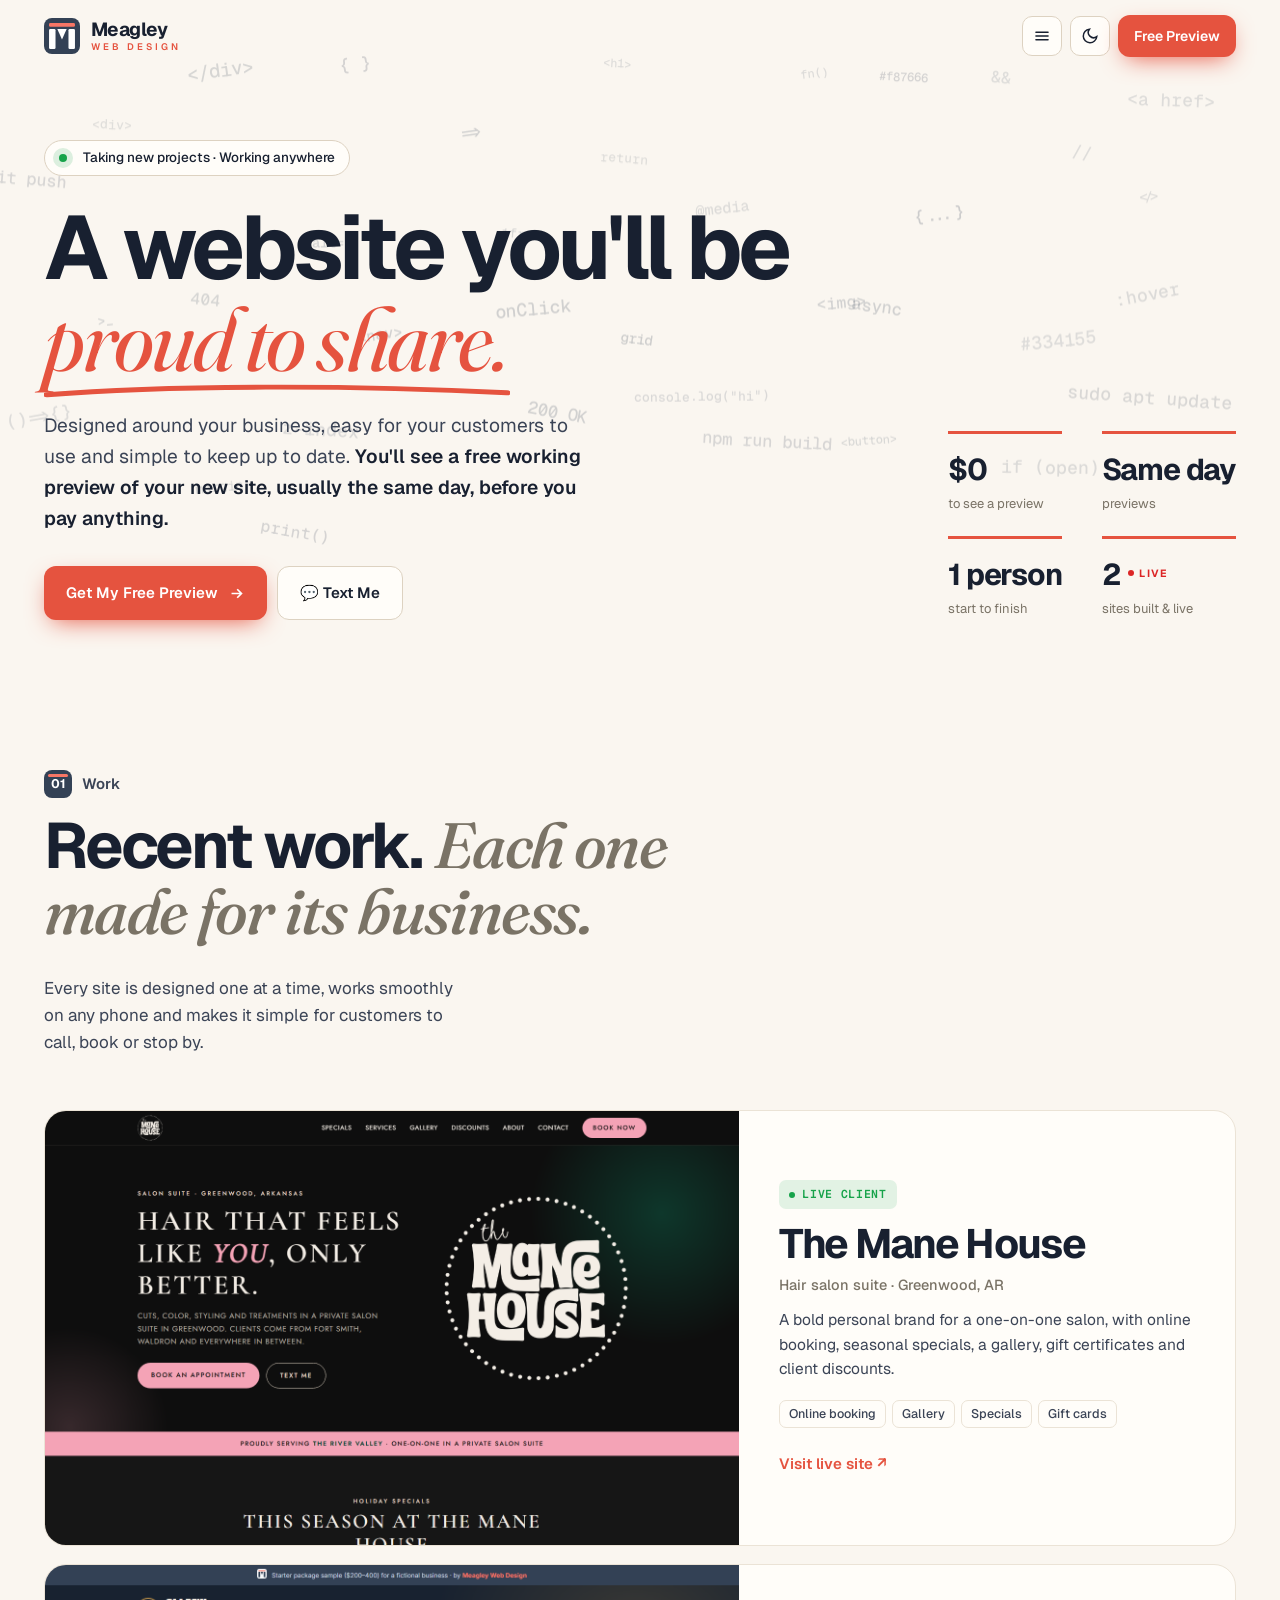
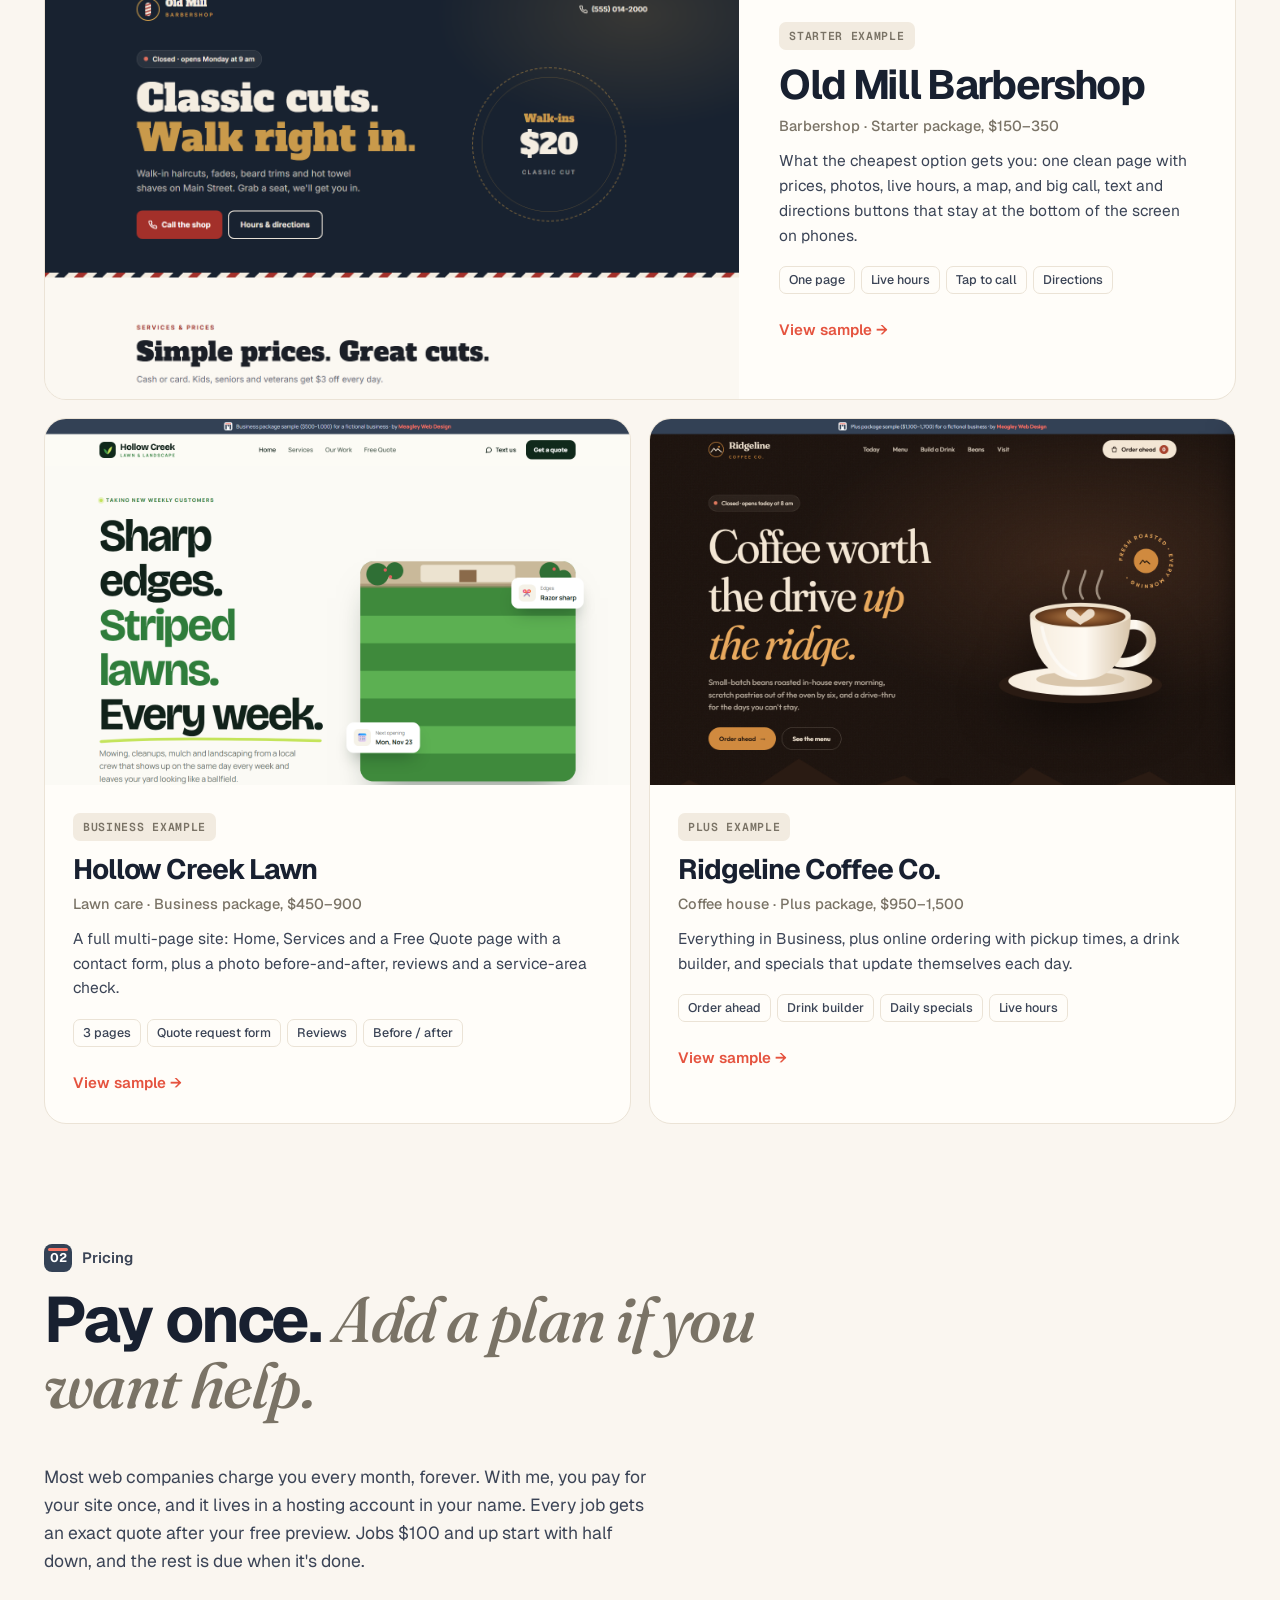
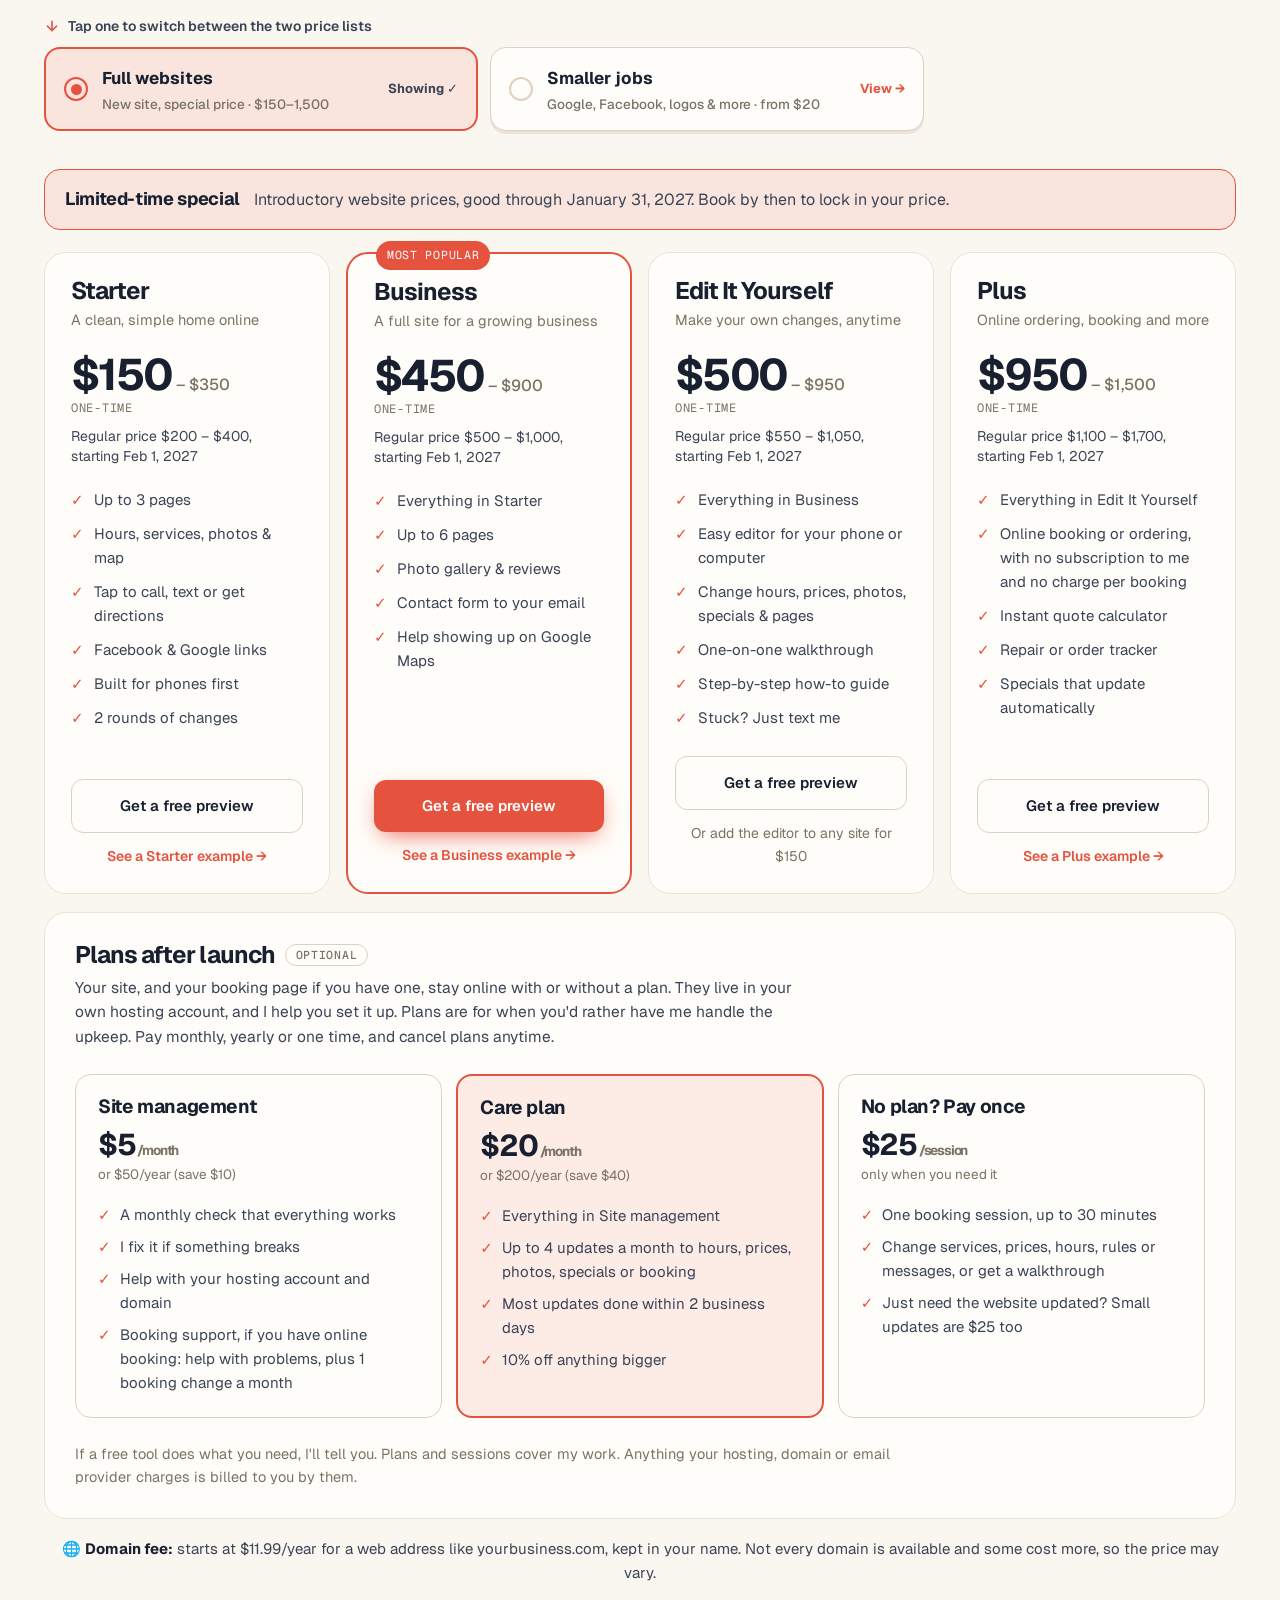
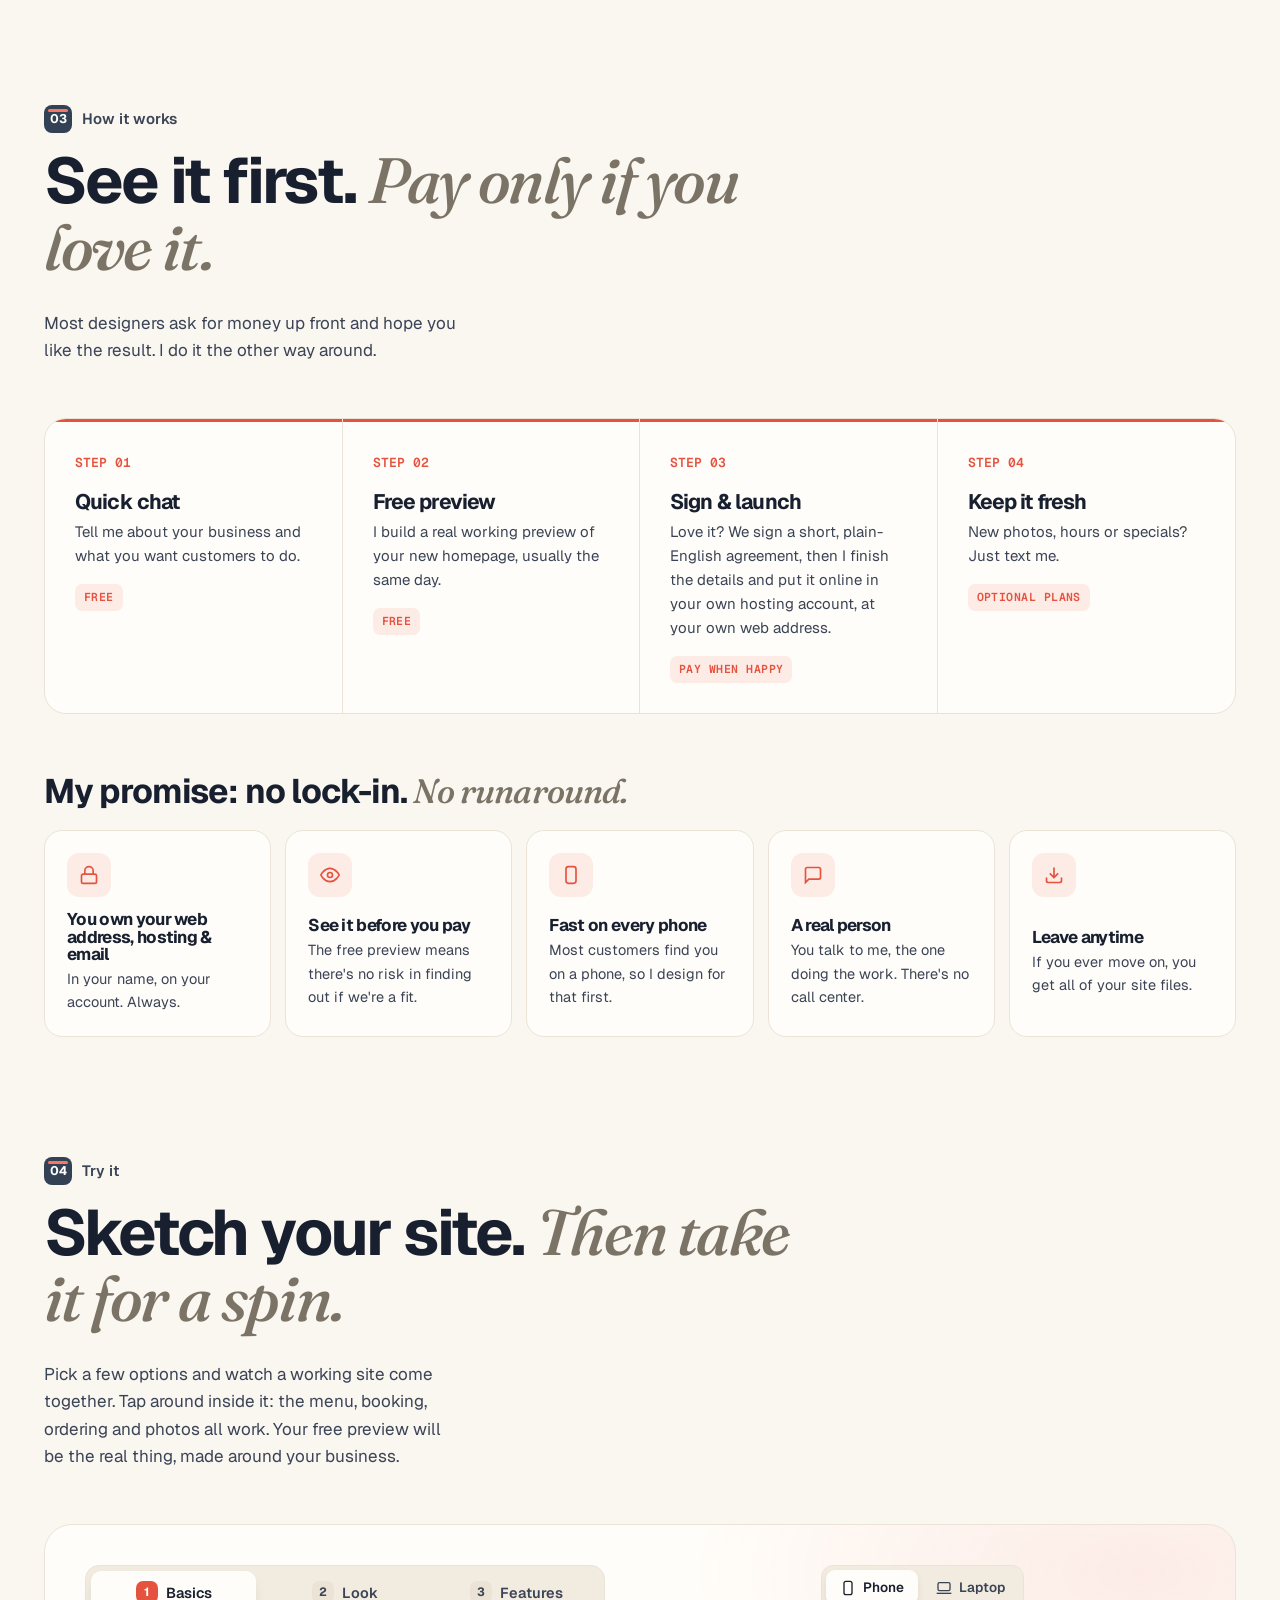
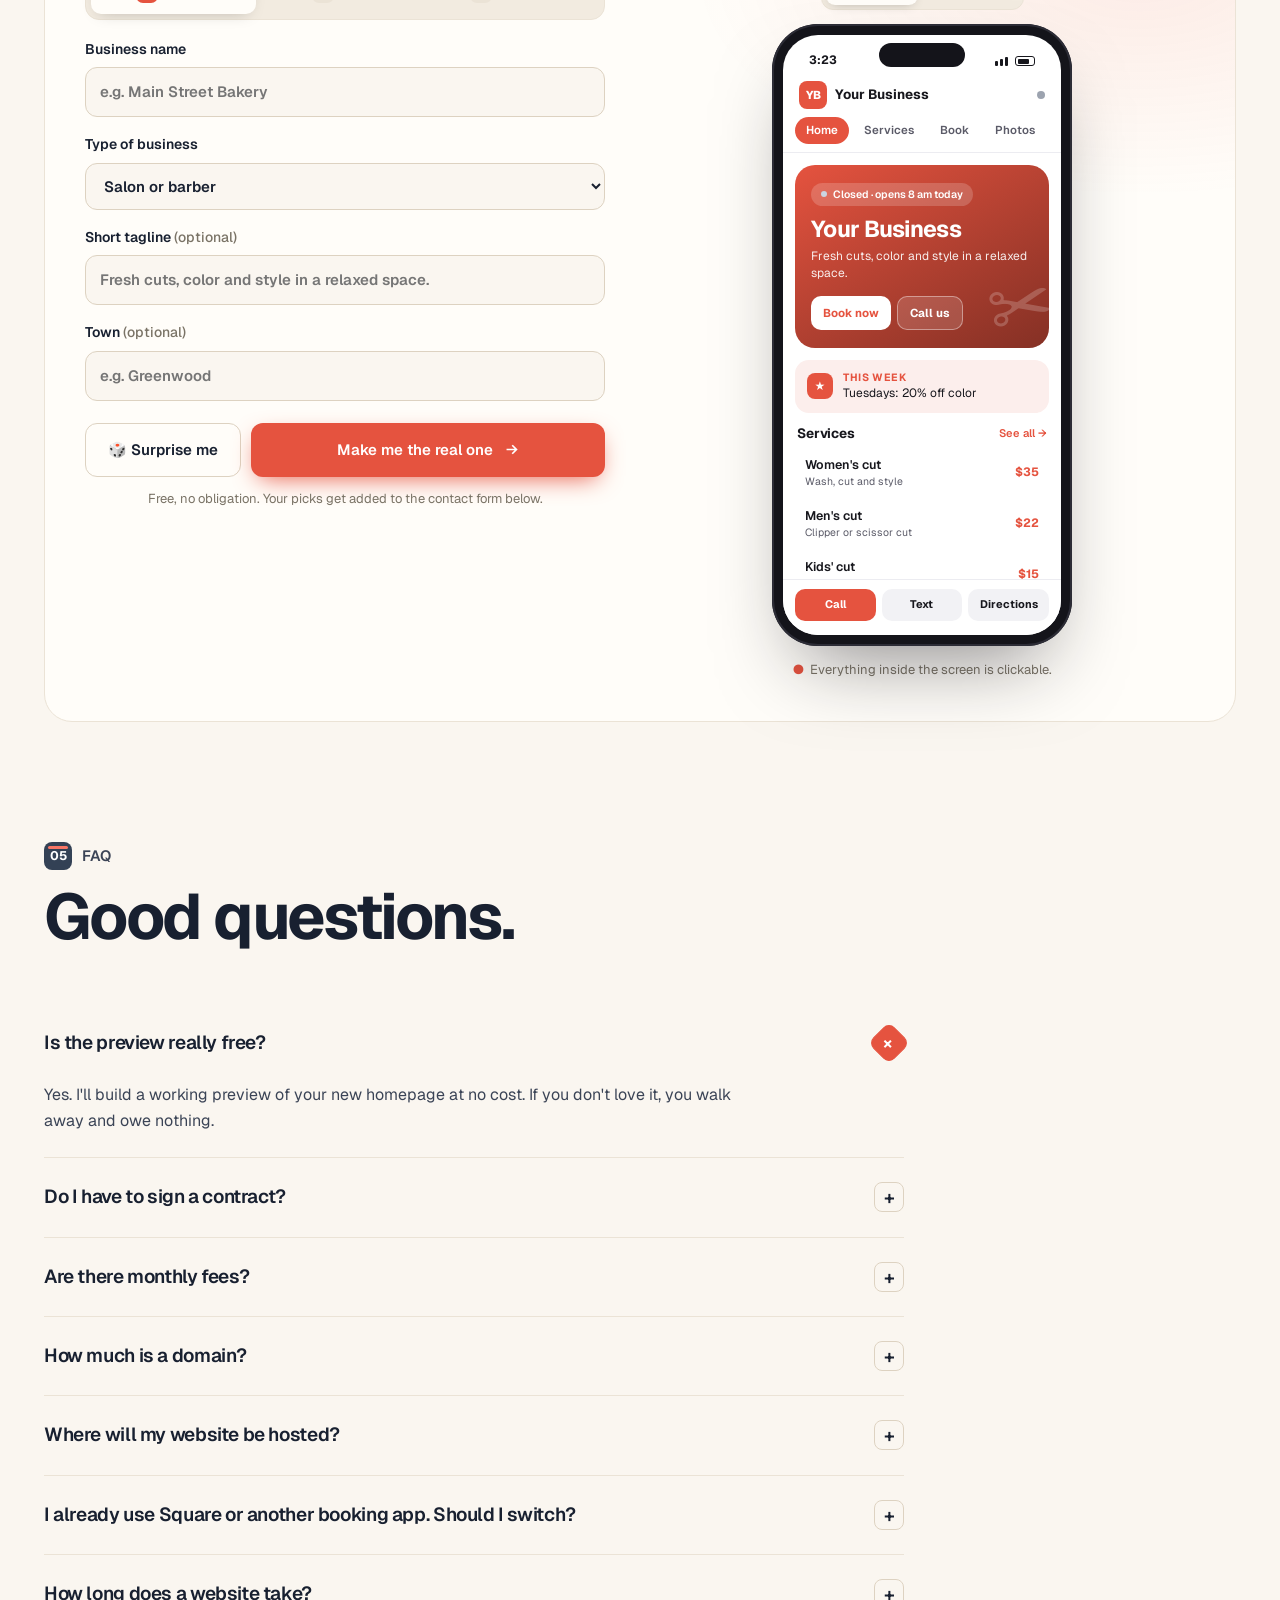
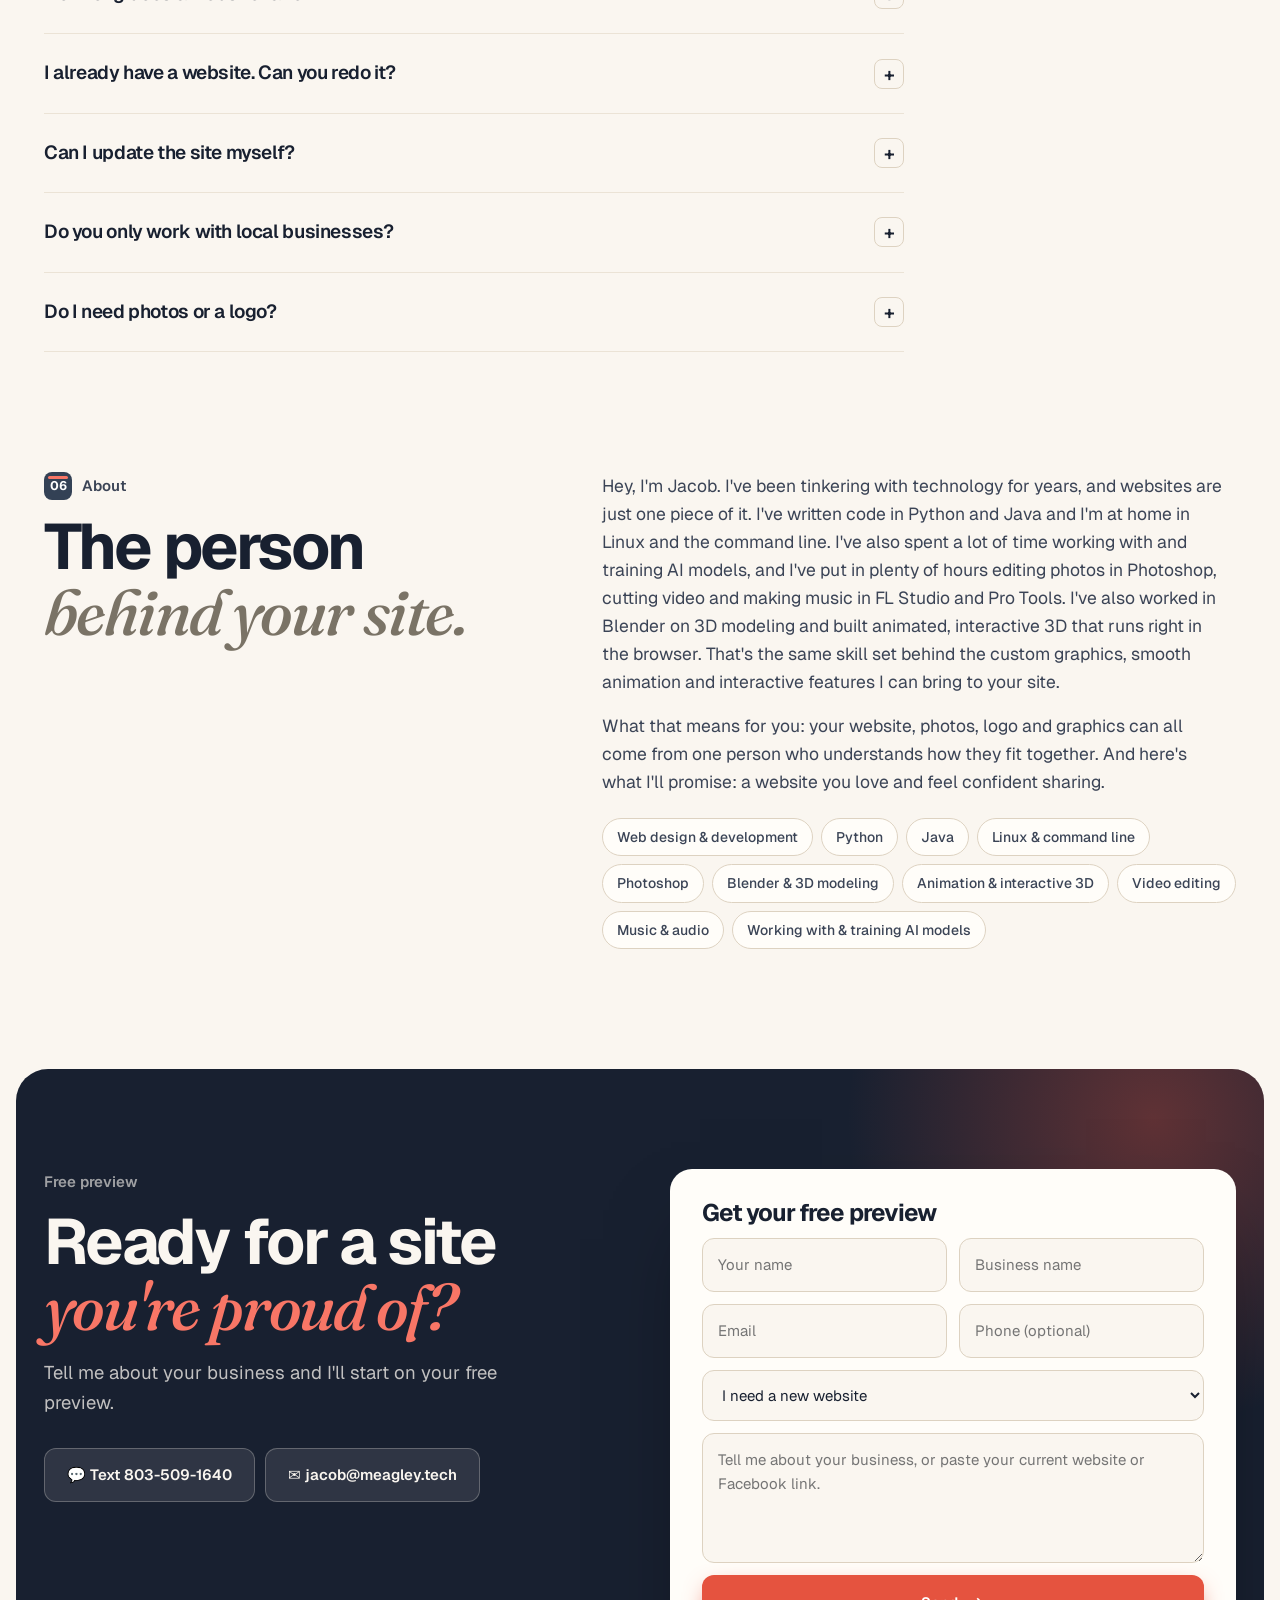
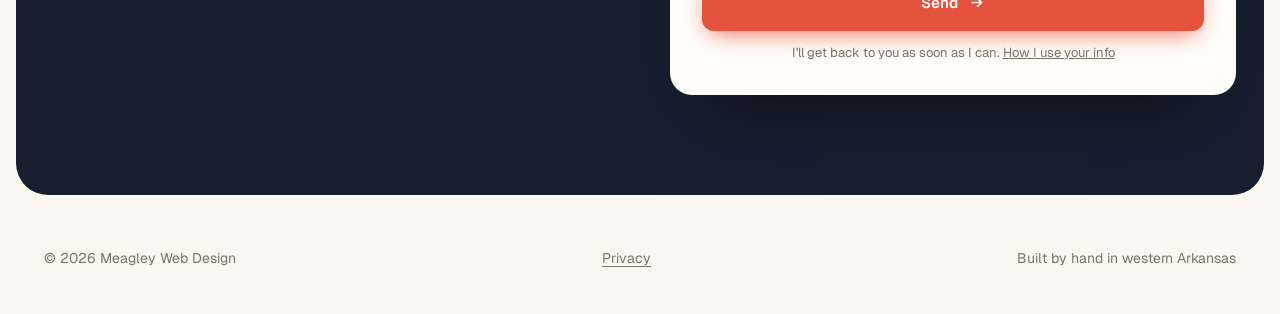
<file: index.html>
<!doctype html>
<html lang="en">
<head>
<meta charset="utf-8"><script>if(location.hostname==="meagleyweb.github.io")location.replace("https://meagley.tech"+location.pathname+location.search+location.hash)</script>
<meta name="viewport" content="width=device-width, initial-scale=1">
<title>Meagley Web Design | Websites for Small Businesses</title>
<meta name="description" content="Websites for small businesses that you'll love and feel confident sharing. See a free working preview of your new site before you pay anything.">
<meta property="og:title" content="Meagley Web Design">
<meta property="og:description" content="Websites for small businesses that you'll love and feel confident sharing. Free preview before you pay.">
<meta property="og:image" content="https://meagley.tech/img/share-card.jpg">
<meta property="og:image:width" content="1200">
<meta property="og:image:height" content="630">
<meta property="og:image:alt" content="Meagley Web Design: a website you'll be proud to share">
<meta name="google-site-verification" content="asjZNjxtD9X7iX4zjAPvgzBGoG-oVme65ncLlFQD8Q8" />
<link rel="canonical" href="https://meagley.tech/">
<meta property="og:url" content="https://meagley.tech/">
<meta property="og:type" content="website">
<meta property="og:site_name" content="Meagley Web Design">
<meta name="twitter:card" content="summary_large_image">
<meta name="twitter:image" content="https://meagley.tech/img/share-card.jpg">
<script type="application/ld+json">
{
  "@context": "https://schema.org",
  "@type": "ProfessionalService",
  "name": "Meagley Web Design",
  "url": "https://meagley.tech/",
  "image": "https://meagley.tech/img/share-card.jpg",
  "description": "Websites, Google and Facebook setup, logos and print design for small businesses in western Arkansas. Free working preview before you pay.",
  "email": "jacob@meagley.tech",
  "telephone": "+1-803-509-1640",
  "founder": {"@type": "Person", "name": "Jacob Meagley"},
  "areaServed": [
    {"@type": "City", "name": "Waldron, AR"},
    {"@type": "City", "name": "Mena, AR"},
    {"@type": "City", "name": "Greenwood, AR"},
    {"@type": "City", "name": "Fort Smith, AR"}
  ],
  "knowsAbout": ["Small business websites", "Website redesign", "Google Business Profile setup", "Logo design", "Online booking"]
}
</script>
<meta name="theme-color" content="#0b0b10">
<link rel="icon" href="data:image/svg+xml,%3Csvg xmlns=%27http://www.w3.org/2000/svg%27 viewBox=%270 0 100 100%27%3E%3Crect width=%27100%27 height=%27100%27 rx=%2722%27 fill=%27%23334155%27/%3E%3Crect x=%2714%27 y=%2714%27 width=%2772%27 height=%2710%27 rx=%273.5%27 fill=%27%23f87666%27/%3E%3Crect x=%2714%27 y=%2730.5%27 width=%2718%27 height=%2755.5%27 rx=%273.5%27 fill=%27white%27/%3E%3Crect x=%2768%27 y=%2730.5%27 width=%2718%27 height=%2755.5%27 rx=%273.5%27 fill=%27white%27/%3E%3Cpath d=%27M37 30.5h26L50 60z%27 fill=%27white%27/%3E%3C/svg%3E">
<link rel="preconnect" href="https://fonts.googleapis.com">
<link rel="preconnect" href="https://fonts.gstatic.com" crossorigin>
<link href="https://fonts.googleapis.com/css2?family=Geist:wght@400;500;600;700;800&family=Geist+Mono:wght@400;500;600&family=Fraunces:ital,opsz,wght@1,9..144,400;1,9..144,500&display=swap" rel="stylesheet">
<script>
  // apply saved/system theme before paint (no flash)
  (function(){try{var t=localStorage.getItem('theme');if(t)document.documentElement.dataset.theme=t;}catch(e){}})();
</script>
<style>
:root{
  --bg:#faf6f0; --bg-2:#f2ebe0; --card:#fffdf9; --text:#182030; --text-2:#3b4456; --muted:#7a7366;
  --line:#ebe3d6; --line-2:#ddd2c1; --accent:#e5533f; --accent-2:#f87666; --accent-soft:rgba(229,83,63,.1); --logo-bg:#334155; --logo-fg:#fff;
  --good:#16a34a; --warn:#f59e0b; --bad:#ef4444; --shadow:0 30px 60px -30px rgba(11,11,16,.25);
  --ease:cubic-bezier(.2,.7,.1,1);
}
:root[data-theme="dark"]{
  --bg:#0b0b10; --bg-2:#121219; --card:#14141c; --text:#f2f2f7; --text-2:#c4c4d0; --muted:#8a8a9a;
  --line:#23232e; --line-2:#30303d; --accent:#f87666; --accent-2:#fb9a8d; --accent-soft:rgba(248,118,102,.14); --logo-bg:#f1f5f9; --logo-fg:#334155; --shadow:0 30px 60px -30px rgba(0,0,0,.7);
}
*{box-sizing:border-box;margin:0;padding:0}
html{scroll-behavior:smooth}
body{font-family:Geist,system-ui,sans-serif;background:var(--bg);color:var(--text);line-height:1.6;-webkit-font-smoothing:antialiased;overflow-x:hidden;transition:background .4s,color .4s}
a{color:inherit;text-decoration:none}
img{display:block;max-width:100%}
button{font:inherit;color:inherit}
h1,h2,h3,h4{font-weight:700;letter-spacing:-.04em;line-height:1.02}
.mono{font-family:"Geist Mono",monospace}
.wrap{max-width:1240px;margin:0 auto;padding:0 24px}
.label{font-size:15px;font-weight:600;color:var(--text-2);display:inline-flex;align-items:center;gap:10px}
.label b{width:28px;height:28px;border-radius:8px;background:var(--logo-bg);color:var(--logo-fg);display:inline-grid;place-items:center;font-size:12.5px;font-weight:700;position:relative;overflow:hidden}
.label b::before{content:"";position:absolute;left:4px;right:4px;top:4px;height:3px;border-radius:2px;background:#f87666}
.btn{display:inline-flex;align-items:center;gap:10px;font-weight:600;font-size:15px;padding:14px 22px;border-radius:12px;transition:.25s var(--ease);cursor:pointer;border:0;white-space:nowrap}
.btn svg{width:17px;height:17px;transition:transform .25s var(--ease)}
.btn:hover svg{transform:translateX(3px)}
.btn-primary{background:var(--accent);color:#fff;box-shadow:0 8px 24px -8px var(--accent)}
.btn-primary:hover{transform:translateY(-2px);box-shadow:0 14px 34px -10px var(--accent)}
.btn-ghost{background:var(--card);border:1px solid var(--line-2);color:var(--text)}
.btn-ghost:hover{border-color:var(--text)}
.reveal{opacity:0;transform:translateY(28px);transition:opacity .9s var(--ease),transform .9s var(--ease)}
.reveal.in{opacity:1;transform:none}
[data-d="1"]{transition-delay:.08s}[data-d="2"]{transition-delay:.16s}[data-d="3"]{transition-delay:.24s}


/* pricing */
.prices{display:grid;grid-template-columns:repeat(4,1fr);gap:16px}
.prices .price{padding:26px}
@media (max-width:1180px){.prices{grid-template-columns:repeat(2,1fr)}}
.price{background:var(--card);border:1px solid var(--line);border-radius:22px;padding:30px;display:flex;flex-direction:column;position:relative;transition:.35s var(--ease)}
.price:hover{transform:translateY(-4px);box-shadow:var(--shadow)}
.price.pop{border:2px solid var(--accent)}
.price .tag{position:absolute;top:-13px;left:28px;background:var(--accent);color:#fff;font-family:"Geist Mono";font-size:11.5px;letter-spacing:.06em;text-transform:uppercase;padding:5px 11px;border-radius:99px}
.price h3{font-size:24px}
.price .for{color:var(--muted);font-size:14.5px;margin-top:4px}
.price .amt{font-size:44px;font-weight:700;letter-spacing:-.05em;margin:22px 0 2px;line-height:1}
.price .amt small{font-size:16px;font-weight:500;color:var(--muted);letter-spacing:0}
.price .one{font-family:"Geist Mono";font-size:12px;color:var(--muted);text-transform:uppercase;letter-spacing:.06em}
.price ul{list-style:none;margin:22px 0 26px;display:grid;gap:10px;font-size:15px;color:var(--text-2)}
.price li{display:flex;gap:10px;align-items:flex-start}
.price li::before{content:"✓";color:var(--accent);font-weight:700;flex:none}
.price .btn{margin-top:auto;justify-content:center}
.care{margin-top:18px;background:var(--card);border:1px solid var(--line);border-radius:22px;padding:30px;display:grid;grid-template-columns:1.2fr 1fr;gap:30px;align-items:center}
.care h3{font-size:24px;display:flex;gap:10px;align-items:center;flex-wrap:wrap}
.care h3 span{font-family:"Geist Mono";font-size:11.5px;font-weight:500;letter-spacing:.06em;text-transform:uppercase;color:var(--muted);border:1px solid var(--line-2);padding:4px 10px;border-radius:99px}
.care p{color:var(--text-2);margin-top:8px;font-size:15.5px}
.care .opts{display:grid;grid-template-columns:1fr 1fr;gap:12px}
.care .o{border:1px solid var(--line-2);border-radius:16px;padding:18px;position:relative}
.care .o.best{border:2px solid var(--accent);background:var(--accent-soft)}
.care .o b{font-size:30px;letter-spacing:-.04em;display:block;line-height:1.1}
.care .o small{color:var(--muted);font-size:13.5px}
.care .o em{position:absolute;top:-11px;right:14px;font-style:normal;background:var(--accent);color:#fff;font-size:11px;font-weight:600;padding:3px 9px;border-radius:99px}
.care.plans{grid-template-columns:1fr;gap:24px}
.care.plans>div>p{max-width:720px}
.care.plans .opts{grid-template-columns:repeat(3,1fr);gap:14px}
.care.plans .o{padding:22px}
.care.plans h4{font-size:19px;letter-spacing:-.02em;margin-bottom:12px}
.care.plans ul{list-style:none;margin-top:16px;display:grid;gap:8px;font-size:15px;color:var(--text-2)}
.care.plans li{display:flex;gap:9px}
.care.plans li::before{content:"✓";color:var(--accent);font-weight:700;flex:none}
.care.plans .planote{margin:0;font-size:14.5px;color:var(--muted);max-width:820px}
.nofee{margin-top:18px;display:flex;gap:14px;align-items:center;justify-content:center;flex-wrap:wrap;text-align:center;color:var(--text-2);font-size:15px}
.nofee b{color:var(--text)}
@media (max-width:900px){.prices,.care{grid-template-columns:1fr}.price.pop{order:-1}}
@media (max-width:480px){.care .opts{grid-template-columns:1fr}}
@media (max-width:820px){.care.plans .opts{grid-template-columns:1fr}}

.special{display:flex;gap:6px 14px;align-items:baseline;flex-wrap:wrap;background:var(--accent-soft);border:1.5px solid var(--accent);border-radius:16px;padding:15px 20px;margin-bottom:22px;color:var(--text-2);font-size:16px}
.special b{color:var(--text);font-size:18px;letter-spacing:-.02em}
.regp{font-size:14px;color:var(--text-2);margin-top:9px;line-height:1.4}
.sp-off .sp-only{display:none}
/* a la carte */
.alc{margin-top:90px}
.alc-head{display:flex;justify-content:space-between;align-items:flex-end;gap:30px;flex-wrap:wrap;margin-bottom:30px}
.alc-head h3{font-size:clamp(30px,4vw,44px)}
.alc-head h3 span{color:var(--muted)}
.alc-head p{color:var(--text-2);max-width:420px;font-size:16px}
.ptabs-hint{font-size:14px;font-weight:600;color:var(--text-2);margin:0 0 10px;display:flex;align-items:center;gap:8px}
.ptabs-hint svg{width:16px;height:16px;color:var(--accent)}
.ptabs{display:grid;grid-template-columns:1fr 1fr;gap:12px;max-width:880px;margin:0 0 38px}
.ptabs button{display:grid;grid-template-columns:24px 1fr auto;gap:14px;align-items:center;border:1.5px solid var(--line-2);background:var(--card);border-radius:16px;padding:16px 18px;text-align:left;cursor:pointer;font-weight:700;font-size:17px;color:var(--text);transition:.2s var(--ease);box-shadow:0 3px 0 var(--line)}
.ptabs button:hover{border-color:var(--accent);transform:translateY(-2px);box-shadow:0 6px 0 var(--line)}
.ptabs button:focus-visible{outline:3px solid var(--accent-soft);outline-offset:2px}
.ptabs .rd{width:24px;height:24px;border-radius:50%;border:2px solid var(--line-2);display:grid;place-items:center;transition:.2s}
.ptabs .rd::after{content:"";width:11px;height:11px;border-radius:50%;background:var(--accent);transform:scale(0);transition:.25s var(--ease)}
.ptabs small{display:block;font-weight:500;font-size:13.5px;color:var(--muted);margin-top:3px;line-height:1.35}
.ptabs .go{font-size:13px;font-weight:700;color:var(--accent);white-space:nowrap}
.ptabs .go::after{content:"View \2192"}
.ptabs button.on{border:2px solid var(--accent);background:var(--accent-soft);box-shadow:none;transform:none}
.ptabs button.on .rd{border-color:var(--accent)}
.ptabs button.on .rd::after{transform:scale(1)}
.ptabs button.on .go{color:var(--text-2)}
.ptabs button.on .go::after{content:"Showing \2713"}
.pt-pane{display:none}.pt-pane.on{display:block;animation:paneIn .35s var(--ease)}
@keyframes paneIn{from{opacity:0;transform:translateY(8px)}}
#pane-small .alc{margin-top:0}
@media (max-width:600px){.ptabs{gap:8px}.ptabs button{grid-template-columns:20px 1fr;gap:10px;padding:13px 12px;font-size:15.5px}.ptabs .rd{width:20px;height:20px}.ptabs .rd::after{width:9px;height:9px}.ptabs .go{display:none}.ptabs small{font-size:12px}}
.alc-grid{display:grid;grid-template-columns:1fr 360px;gap:24px;align-items:start}
.alc-groups{display:grid;gap:26px}
.alc-g h4{font-size:18px;display:flex;align-items:center;gap:10px;margin-bottom:12px;letter-spacing:-.02em}
.alc-g h4 i{font-style:normal;width:34px;height:34px;border-radius:10px;background:var(--accent-soft);display:grid;place-items:center;font-size:17px}
.alc-g h4 small{font-weight:500;color:var(--muted);font-size:14px;letter-spacing:0}
.items{display:grid;grid-template-columns:1fr 1fr;gap:10px}
.it{display:grid;grid-template-columns:28px 1fr auto;gap:4px 14px;align-items:start;text-align:left;background:var(--card);border:1.5px solid var(--line);border-radius:16px;padding:16px 18px;cursor:pointer;transition:.2s var(--ease);font:inherit;color:var(--text);width:100%}
.it:hover{border-color:var(--line-2);transform:translateY(-1px)}
.it .bx{grid-row:1/3;width:26px;height:26px;border-radius:8px;border:2px solid var(--line-2);display:grid;place-items:center;transition:.2s;margin-top:1px}
.it .bx svg{width:15px;height:15px;stroke:#fff;stroke-width:3.4;fill:none;opacity:0;transform:scale(.5);transition:.2s var(--ease)}
.it b{font-weight:600;font-size:15.5px;line-height:1.3}
.it .ip{font-weight:700;font-size:15.5px;white-space:nowrap}
.it small{grid-column:2/4;color:var(--muted);font-size:13.5px;line-height:1.45}
.it em{font-style:normal;display:inline-block;margin-top:4px;color:var(--accent);font-weight:600}
.it.on{border-color:var(--accent);background:var(--accent-soft)}
.it.on .bx{background:var(--accent);border-color:var(--accent)}
.it.on .bx svg{opacity:1;transform:none}
.it.inc{opacity:.5;cursor:default}
.it.inc .ip{text-decoration:line-through}
.it.deal{grid-column:1/-1;border-style:dashed;border-color:var(--accent)}
.it .tagd{display:inline-block;margin-left:8px;font-size:11px;font-weight:700;letter-spacing:.04em;text-transform:uppercase;background:var(--accent);color:#fff;padding:3px 8px;border-radius:99px;vertical-align:2px}
.cart{position:sticky;top:96px;background:var(--card);border:1px solid var(--line);border-radius:22px;padding:24px;box-shadow:var(--shadow)}
.cart .label{margin-bottom:14px}
.cart ul{list-style:none;display:grid;gap:8px;max-height:280px;overflow:auto;margin-bottom:16px}
.cart li{display:flex;justify-content:space-between;gap:12px;font-size:14.5px;color:var(--text-2);animation:cartIn .3s var(--ease)}
.cart li span:last-child{font-weight:600;color:var(--text);white-space:nowrap}
.cart li.none{display:block;color:var(--muted);padding:18px 0;text-align:center}
@keyframes cartIn{from{opacity:0;transform:translateX(8px)}}
.cart .tot{display:flex;justify-content:space-between;align-items:baseline;border-top:1px solid var(--line);padding-top:16px;margin-bottom:6px}
.cart .tot b{font-size:28px;letter-spacing:-.04em}
.cart .fine{font-size:13px;color:var(--muted);margin-bottom:16px}
.cart .btn{width:100%;justify-content:center}
.cart .btn[disabled]{opacity:.4;pointer-events:none}
.cart .clear{display:block;margin:10px auto 0;background:none;border:0;color:var(--muted);font:inherit;font-size:13.5px;cursor:pointer;text-decoration:underline}
.alc-bar{position:fixed;left:12px;right:12px;bottom:12px;z-index:55;display:none;align-items:center;justify-content:space-between;gap:12px;background:var(--text);color:var(--bg);padding:12px 12px 12px 18px;border-radius:16px;box-shadow:0 20px 40px -10px rgba(0,0,0,.4);transform:translateY(160%);transition:.4s var(--ease)}
.alc-bar.show{transform:none}
.alc-bar b{font-size:16px}
.alc-bar .btn{padding:11px 16px}
@media (max-width:980px){.alc-grid{grid-template-columns:1fr}.cart{position:static}.alc-bar{display:flex}}
@media (max-width:640px){.items{grid-template-columns:1fr}}
/* grid backdrop */
.grid-bg{position:absolute;inset:0;z-index:-1;overflow:hidden;pointer-events:none;--ink:#334155;--coral:#f87666}
[data-theme="dark"] .grid-bg{--ink:#94a3b8}
.grid-bg canvas{position:absolute;inset:0;width:100%;height:100%}

/* progress + header */
.progress{position:fixed;top:0;left:0;height:2px;background:var(--accent);z-index:100;width:0}
header{position:fixed;top:0;left:0;right:0;z-index:60;transition:.3s}
header .wrap{display:flex;align-items:center;justify-content:space-between;height:72px;gap:16px}
header.scrolled{background:color-mix(in srgb,var(--bg) 82%,transparent);backdrop-filter:blur(14px);border-bottom:1px solid var(--line)}
.logo{display:flex;align-items:center;gap:11px;line-height:1}
.logo svg{width:36px;height:36px;flex:none}
.logo .lb{fill:var(--logo-bg)}.logo .lf{fill:var(--logo-fg)}
.logo b{display:block;font-weight:700;font-size:19px;letter-spacing:-.03em}
.logo small{display:block;font-size:9.5px;letter-spacing:.32em;font-weight:600;color:var(--accent);margin-top:3px}
.nav{display:flex;gap:4px;font-size:14.5px;font-weight:500}
.nav a{padding:8px 13px;border-radius:9px;color:var(--text-2);transition:.2s}
.nav a:hover{background:var(--bg-2);color:var(--text)}
.icon-btn.menu-btn{display:grid}
header .nav{display:none}
header.open .nav{display:flex;flex-direction:column;position:absolute;top:70px;right:24px;width:240px;background:var(--card);padding:8px;border:1px solid var(--line);border-radius:16px;font-size:16px;box-shadow:var(--shadow)}
header.open .nav a{padding:11px 14px}
.nav a.on{color:var(--accent);background:var(--accent-soft)}
.crumb{margin-right:auto;margin-left:2px;display:inline-flex;align-items:center;gap:7px;font-size:13.5px;font-weight:600;color:var(--text-2);background:var(--card);border:1px solid var(--line);border-radius:99px;padding:5px 12px 5px 9px;opacity:0;transform:translateY(-4px);transition:.3s var(--ease);white-space:nowrap}
.crumb.show{opacity:1;transform:none}
.crumb i{width:7px;height:7px;border-radius:50%;background:var(--accent)}
.rail{position:fixed;left:26px;top:50%;transform:translateY(-50%);z-index:50;display:none;flex-direction:column;gap:8px;opacity:0;transition:opacity .4s}
.rail.show{opacity:1}
.rail::before{content:"";position:absolute;left:15px;top:14px;bottom:14px;width:2px;background:var(--line);border-radius:2px}
.rail a{display:flex;align-items:center;gap:12px;color:var(--muted);font-size:13.5px;font-weight:600;position:relative}
.rail a b{width:32px;height:32px;border-radius:10px;border:1.5px solid var(--line-2);background:var(--card);display:grid;place-items:center;font-size:12px;font-weight:700;transition:.25s var(--ease);position:relative}
.rail a span{opacity:0;transform:translateX(-6px);transition:.25s var(--ease);background:var(--card);border:1px solid var(--line);border-radius:8px;padding:4px 10px;white-space:nowrap;pointer-events:none;box-shadow:0 8px 20px -12px rgba(0,0,0,.25)}
.rail a:hover b{border-color:var(--accent);color:var(--accent)}
.rail a:hover span{opacity:1;transform:none}
.rail a.on b{background:var(--accent);border-color:var(--accent);color:#fff;transform:scale(1.12);box-shadow:0 8px 18px -6px var(--accent)}
.rail a.on{color:var(--text)}
@media (min-width:1320px){.rail{display:flex}.icon-btn.menu-btn{display:none}}
@media (min-width:1640px){.rail a span{opacity:1;transform:none;background:none;border-color:transparent;box-shadow:none;padding:4px 2px}}
.hdr-right{display:flex;gap:8px;align-items:center}
.icon-btn{width:40px;height:40px;border-radius:10px;border:1px solid var(--line-2);background:var(--card);display:grid;place-items:center;cursor:pointer;transition:.2s}
.icon-btn:hover{border-color:var(--text)}
.icon-btn svg{width:18px;height:18px}
.sun{display:none}
:root[data-theme="dark"] .sun{display:block}:root[data-theme="dark"] .moon{display:none}
header .btn{padding:10px 16px;font-size:14px}

/* hero */
.hero{position:relative;padding:140px 0 60px;isolation:isolate}
.hero-top{display:grid;grid-template-columns:1fr auto;gap:40px;align-items:end}
.avail{display:inline-flex;align-items:center;gap:10px;border:1px solid var(--line-2);background:var(--card);border-radius:99px;padding:6px 14px 6px 8px;font-size:13.5px;font-weight:500;margin-bottom:26px}
.avail i{width:20px;height:20px;border-radius:50%;background:rgba(22,163,74,.15);display:grid;place-items:center}
.avail i::after{content:"";width:8px;height:8px;border-radius:50%;background:var(--good);animation:pulse 2s infinite}
@keyframes pulse{0%{box-shadow:0 0 0 0 rgba(22,163,74,.5)}70%,100%{box-shadow:0 0 0 8px rgba(22,163,74,0)}}
.hero h1{font-size:clamp(44px,7vw,100px);max-width:980px}
.hero h1 .hl{color:var(--accent);position:relative;white-space:nowrap}
.hero h1 .nw{white-space:nowrap}
.hero h1 .hl svg{position:absolute;left:0;bottom:-.08em;width:100%;height:.22em}
.hero h1 .hl svg path{stroke-dasharray:400;stroke-dashoffset:400;animation:draw 1.2s var(--ease) .6s forwards}
@keyframes draw{to{stroke-dashoffset:0}}
.hero p.lead{font-size:clamp(17px,1.5vw,19.5px);color:var(--text-2);max-width:560px;margin:26px 0 32px}
.hero p.lead b{color:var(--text);font-weight:600}
.ctas{display:flex;gap:10px;flex-wrap:wrap}
.stats{display:grid;grid-template-columns:repeat(2,auto);gap:22px 40px;text-align:left}
.stats div{font-size:13px;color:var(--muted)}
.stats>div{border-top:3px solid var(--accent);padding-top:12px}
.live-badge{display:inline-flex;align-items:center;gap:5px;vertical-align:middle;margin-left:8px;position:relative;top:-4px;color:#dc2626;font-size:10.5px;font-weight:700;letter-spacing:.12em;line-height:1;animation:liveBlink 1.4s ease-in-out infinite}
.live-badge i{width:6px;height:6px;border-radius:50%;background:#dc2626}
@keyframes liveBlink{0%,100%{opacity:1}50%{opacity:.25}}
@media (prefers-reduced-motion:reduce){.live-badge{animation:none}}
.stats b{display:block;white-space:nowrap;font-size:30px;color:var(--text);letter-spacing:-.04em;font-weight:700}

/* marquee */
.marquee{border-block:1px solid var(--line);padding:18px 0;overflow:hidden;margin-top:80px}
.marquee .t{display:flex;width:max-content;animation:tick 40s linear infinite}
.marquee span{font-family:"Geist Mono";font-size:14px;text-transform:uppercase;letter-spacing:.08em;color:var(--muted);padding:0 26px;white-space:nowrap;display:flex;gap:52px;align-items:center}
.marquee span::after{content:"/";color:var(--accent)}
@keyframes tick{to{transform:translateX(-50%)}}

section{padding:120px 0;position:relative}
.head{display:flex;justify-content:space-between;align-items:flex-end;gap:30px;margin-bottom:54px;flex-wrap:wrap}
.head h2,.h2{font-size:clamp(36px,5vw,64px);margin-top:14px;max-width:760px}
.head h2 span,.h2 span{color:var(--muted)}
.head h2 span,.h2 span,.hero h1 .hl,.promise-row h3 span,.alc-head h3 span{font-family:Fraunces,Georgia,serif;font-style:italic;font-weight:500;letter-spacing:-.025em}
.hero h1 .hl{font-weight:400;padding-right:.05em}
.head p{color:var(--text-2);font-size:17px;max-width:420px}

/* work bento */
.work{display:grid;grid-template-columns:repeat(2,1fr);gap:18px}
.proj{background:var(--card);border:1px solid var(--line);border-radius:22px;overflow:hidden;display:flex;flex-direction:column;transition:.35s var(--ease)}
.proj:hover{transform:translateY(-6px);box-shadow:var(--shadow);border-color:var(--line-2)}
.proj.big{grid-column:span 2;display:grid;grid-template-columns:1.4fr 1fr}
.proj .pic{overflow:hidden;background:var(--bg-2);aspect-ratio:16/10;position:relative}
.proj.big .pic{aspect-ratio:auto;min-height:100%}
.proj .pic img{width:100%;height:100%;object-fit:cover;object-position:top;transition:transform 1s var(--ease)}
.proj:hover .pic img{transform:scale(1.04)}
.proj .info{padding:28px;display:flex;flex-direction:column;gap:8px}
.proj.big .info{padding:40px;justify-content:center}
.chip{align-self:flex-start;font-family:"Geist Mono";font-size:11.5px;font-weight:600;letter-spacing:.06em;text-transform:uppercase;padding:5px 10px;border-radius:7px;display:inline-flex;gap:7px;align-items:center}
.chip.live{background:rgba(22,163,74,.12);color:var(--good)}
.chip.live::before{content:"";width:6px;height:6px;border-radius:50%;background:var(--good);animation:pulse 2s infinite}
.chip.sample{background:var(--bg-2);color:var(--muted)}
.proj h3{font-size:28px;margin-top:6px}
.proj.big h3{font-size:clamp(30px,3.2vw,42px)}
.proj .type{color:var(--muted);font-size:14.5px;font-weight:500}
.proj p{color:var(--text-2);font-size:15.5px;margin-top:4px}
.tags{display:flex;flex-wrap:wrap;gap:6px;margin-top:10px}
.tags span{font-size:12.5px;font-weight:500;border:1px solid var(--line);border-radius:7px;padding:3px 9px;color:var(--text-2)}
.proj .go{margin-top:16px;font-weight:600;color:var(--accent);display:inline-flex;gap:6px;align-items:center;font-size:15px}

/* tool cards shared */
.tool{background:var(--card);border:1px solid var(--line);border-radius:24px;overflow:hidden;box-shadow:var(--shadow)}
.tool-head{display:flex;justify-content:space-between;align-items:center;gap:16px;padding:18px 24px;border-bottom:1px solid var(--line);background:var(--bg-2)}
.tool-head .label{color:var(--text-2)}
.tool-head .count{font-family:"Geist Mono";font-size:13px;color:var(--muted)}

/* process */
.steps{display:grid;grid-template-columns:repeat(4,1fr);gap:0;border:1px solid var(--line);border-radius:22px;overflow:hidden;background:var(--card)}
.step{padding:30px;border-right:1px solid var(--line);position:relative}
.step:last-child{border-right:0}
.step .n{font-family:"Geist Mono";font-size:13px;color:var(--accent);font-weight:600}
.step h4{font-size:21px;margin:16px 0 8px}
.step p{color:var(--text-2);font-size:15px}
.step .pay{display:inline-block;margin-top:16px;font-family:"Geist Mono";font-size:11.5px;font-weight:600;padding:4px 9px;border-radius:7px;background:var(--accent-soft);color:var(--accent);text-transform:uppercase;letter-spacing:.04em}
.step .bar{position:absolute;left:0;top:0;height:3px;width:0;background:var(--accent);transition:width 1s var(--ease)}
.steps.in .step .bar{width:100%}
.steps.in .step:nth-child(2) .bar{transition-delay:.3s}.steps.in .step:nth-child(3) .bar{transition-delay:.6s}.steps.in .step:nth-child(4) .bar{transition-delay:.9s}

/* planner */
.plan{display:grid;grid-template-columns:1.3fr 1fr}
.pq{padding:30px;display:grid;gap:26px}
.pq h4{font-size:15px;letter-spacing:-.01em;margin-bottom:12px;display:flex;gap:10px;align-items:center}
.pq h4 i{font-style:normal;font-family:"Geist Mono";font-size:12px;width:22px;height:22px;border-radius:6px;background:var(--accent-soft);color:var(--accent);display:grid;place-items:center}
.opts{display:flex;flex-wrap:wrap;gap:8px}
.opt{border:1px solid var(--line-2);background:var(--card);border-radius:10px;padding:9px 14px;font-size:14.5px;font-weight:500;cursor:pointer;transition:.18s;user-select:none}
.opt:hover{border-color:var(--text)}
.opt.on{background:var(--accent);border-color:var(--accent);color:#fff}
.summary{border-left:1px solid var(--line);padding:30px;background:var(--bg-2);display:flex;flex-direction:column;gap:16px}
.summary h3{font-size:24px}
.sum-list{display:grid;gap:10px;font-size:14.5px}
.sum-list div{display:flex;justify-content:space-between;gap:16px;border-bottom:1px dashed var(--line-2);padding-bottom:8px}
.sum-list div span:first-child{color:var(--muted)}
.sum-list div span:last-child{text-align:right;font-weight:600}
.eta{background:var(--card);border:1px solid var(--line);border-radius:14px;padding:16px;display:flex;gap:14px;align-items:center}
.eta b{font-size:26px;letter-spacing:-.04em}
.eta small{color:var(--muted);font-size:13px;display:block}
.summary .btn{justify-content:center;margin-top:auto}

/* services */
.svc{display:grid;grid-template-columns:repeat(3,1fr);gap:1px;background:var(--line);border:1px solid var(--line);border-radius:22px;overflow:hidden}
.sv{background:var(--card);padding:32px;transition:background .25s}
.sv:hover{background:var(--bg-2)}
.sv svg{width:26px;height:26px;color:var(--accent);margin-bottom:20px}
.sv h4{font-size:20px;margin-bottom:8px}
.sv p{color:var(--text-2);font-size:15px}

/* about */
.about{display:grid;grid-template-columns:1fr 1.3fr;gap:70px;align-items:start}
.about-lead{color:var(--text-2);font-size:17.5px;margin-bottom:16px;max-width:620px}
.skills{display:flex;flex-wrap:wrap;gap:8px;margin-top:22px}
.skills span{border:1px solid var(--line-2);background:var(--card);border-radius:99px;padding:7px 14px;font-size:14px;font-weight:500;color:var(--text-2)}
@media (max-width:1000px){.about{grid-template-columns:1fr;gap:24px}}
/* try it */
.tryit{display:grid;grid-template-columns:minmax(0,1fr) minmax(0,1.05fr);gap:44px;align-items:start;background:var(--card);border:1px solid var(--line);border-radius:28px;padding:40px;background-image:radial-gradient(640px 320px at 92% 6%,var(--accent-soft),transparent 70%)}
.tr-controls{display:grid;gap:18px;align-content:start}
.tr-steps{display:grid;grid-template-columns:repeat(3,1fr);gap:6px;background:var(--bg-2);border:1px solid var(--line);border-radius:14px;padding:5px}
.tr-steps button{display:flex;align-items:center;justify-content:center;gap:8px;border:0;background:transparent;border-radius:10px;padding:10px 6px;font-weight:600;font-size:14.5px;cursor:pointer;color:var(--text-2);transition:.2s}
.tr-steps button b{width:22px;height:22px;border-radius:7px;display:grid;place-items:center;font-size:12px;background:var(--line);color:var(--text-2)}
.tr-steps button.on{background:var(--card);color:var(--text);box-shadow:0 6px 16px -8px rgba(0,0,0,.25)}
.tr-steps button.on b{background:var(--accent);color:#fff}
.tr-pane{display:none;gap:16px}
.tr-pane.on{display:grid;animation:paneIn .3s var(--ease)}
.tr-f{display:grid;gap:7px;font-weight:600;font-size:14px}
.tr-f input,.tr-f select{padding:12px 14px}
.tr-f .opt{font-style:normal;font-weight:500;color:var(--muted);border:0;background:none;padding:0;margin:0;box-shadow:none;display:inline;font-size:inherit;letter-spacing:0;text-transform:none}
.tr-two{display:grid;grid-template-columns:1fr 1fr;gap:12px}
.tr-sw{display:flex;gap:9px;flex-wrap:wrap;align-items:center}
.tr-sw button{width:36px;height:36px;border-radius:50%;background:var(--sw);border:3px solid var(--card);box-shadow:0 0 0 1.5px var(--line-2);cursor:pointer;transition:.2s var(--ease)}
.tr-sw button:hover{transform:scale(1.1)}
.tr-sw button.on{box-shadow:0 0 0 2.5px var(--text)}
.tr-pick{display:inline-flex;align-items:center;gap:8px;font-size:13px;font-weight:600;color:var(--text-2);border:1.5px dashed var(--line-2);border-radius:99px;padding:4px 12px 4px 5px;cursor:pointer}
.tr-pick input{width:26px;height:26px;padding:0;border:0;border-radius:50%;background:none;cursor:pointer}
.tr-seg{display:grid;grid-template-columns:repeat(3,1fr);gap:8px}
.tr-seg.two{grid-template-columns:1fr 1fr}
.tr-seg button{border:1.5px solid var(--line-2);background:var(--bg);border-radius:12px;padding:10px;font-weight:600;cursor:pointer;transition:.2s;color:var(--text)}
.tr-seg button:hover{border-color:var(--accent)}
.tr-seg button.on{border-color:var(--accent);background:var(--accent-soft)}
#trStyle [data-s="bold"]{font-weight:800;text-transform:uppercase;letter-spacing:.04em;font-size:13px}
#trStyle [data-s="classic"]{font-family:Georgia,serif;font-style:italic}
.tr-feat{display:grid;grid-template-columns:1fr 1fr;gap:8px}
.tr-tg{display:flex;align-items:center;justify-content:space-between;gap:10px;border:1.5px solid var(--line);border-radius:12px;padding:10px 12px;font-weight:600;font-size:13.5px;cursor:pointer;background:var(--bg)}
.tr-tg input{position:absolute;opacity:0;pointer-events:none}
.tr-tg i{width:34px;height:20px;border-radius:99px;background:var(--line-2);position:relative;flex:none;transition:.2s}
.tr-tg i::after{content:"";position:absolute;top:2px;left:2px;width:16px;height:16px;border-radius:50%;background:#fff;transition:.2s var(--ease);box-shadow:0 1px 3px rgba(0,0,0,.25)}
.tr-tg input:checked+i{background:var(--accent)}
.tr-tg input:checked+i::after{transform:translateX(14px)}
.tr-tg input:focus-visible+i{outline:3px solid var(--accent-soft)}
.tr-actions{display:grid;grid-template-columns:auto 1fr;gap:10px;margin-top:4px}
.tr-actions .btn{justify-content:center}
.tr-note{font-size:13px;color:var(--muted);text-align:center;margin-top:-6px}
.tr-stage{display:grid;justify-items:center;gap:14px;position:sticky;top:96px}
.tr-dev{display:inline-flex;gap:4px;background:var(--bg-2);border:1px solid var(--line);border-radius:12px;padding:4px}
.tr-dev button{display:inline-flex;align-items:center;gap:7px;border:0;background:transparent;border-radius:9px;padding:7px 14px;font-weight:600;font-size:13.5px;cursor:pointer;color:var(--text-2)}
.tr-dev button svg{width:16px;height:16px}
.tr-dev button.on{background:var(--card);color:var(--text);box-shadow:0 4px 12px -6px rgba(0,0,0,.3)}
.tr-tip{font-size:13px;color:var(--muted);display:flex;align-items:center;gap:6px}
.tr-tip b{color:var(--accent)}
/* device frames */
.device{background:#14141a;position:relative;transition:width .45s var(--ease),border-radius .45s,padding .45s;box-shadow:0 40px 80px -30px rgba(20,20,26,.5),inset 0 0 0 2px #2c2c36}
.device.phone{width:300px;border-radius:46px;padding:11px}
.device.laptop{width:100%;max-width:600px;border-radius:16px;padding:0 10px 10px}
.dv-bar{display:none;align-items:center;gap:12px;height:34px;padding:0 6px}
.device.laptop .dv-bar{display:flex}
.dv-bar .dots{display:flex;gap:6px}.dv-bar .dots i{width:10px;height:10px;border-radius:50%;background:#3a3a46}
.dv-bar .dots i:first-child{background:#ff5f57}.dv-bar .dots i:nth-child(2){background:#febc2e}.dv-bar .dots i:nth-child(3){background:#28c840}
.dv-bar .url{flex:1;background:#24242d;color:#b8b8c6;border-radius:7px;font-size:12px;padding:5px 12px;font-family:"Geist Mono",monospace;text-align:center;overflow:hidden;text-overflow:ellipsis;white-space:nowrap}
.ph-notch{position:absolute;top:19px;left:50%;transform:translateX(-50%);width:86px;height:24px;background:#14141a;border-radius:20px;z-index:5}
.device.laptop .ph-notch{display:none}
/* screen */
.ph-screen{--c:#e5533f;--bg:#ffffff;--ink:#17171d;--sub:#5b5b68;--ln:#ececf1;--soft:color-mix(in srgb,var(--c) 10%,#fff);container-type:inline-size;height:600px;border-radius:35px;overflow:hidden;background:var(--bg);color:var(--ink);font-family:Geist,system-ui,sans-serif;position:relative;display:flex;flex-direction:column;font-size:12.5px;line-height:1.45;text-align:left}
.device.laptop .ph-screen{height:420px;border-radius:6px}
.ph-screen button{font:inherit;color:inherit;background:none;border:0;cursor:pointer;text-align:inherit}
.ph-screen.dk{--bg:#121217;--ink:#f1f1f6;--sub:#a4a4b2;--ln:#26262f;--soft:color-mix(in srgb,var(--c) 22%,#121217)}
.m-status{display:flex;justify-content:space-between;align-items:center;padding:14px 26px 0;height:38px;font-weight:700;font-size:12px;flex:none}
.device.laptop .m-status{display:none}
.m-sig{display:flex;align-items:flex-end;gap:2px}.m-sig i{width:3px;background:var(--ink);border-radius:1px}.m-sig i:nth-child(1){height:5px}.m-sig i:nth-child(2){height:7px}.m-sig i:nth-child(3){height:9px}
.m-sig b{width:20px;height:10px;border:1.5px solid var(--ink);border-radius:3px;margin-left:5px;position:relative}.m-sig b::after{content:"";position:absolute;inset:1.5px;right:5px;background:var(--ink);border-radius:1px}
.m-top{flex:none;border-bottom:1px solid var(--ln);background:var(--bg)}
.m-nav{display:flex;align-items:center;gap:8px;padding:8px 16px 6px}
.m-logo{width:28px;height:28px;border-radius:8px;background:var(--c);color:#fff;display:grid;place-items:center;font-weight:800;font-size:11.5px;flex:none}
.m-name{font-weight:700;font-size:13.5px;flex:1;white-space:nowrap;overflow:hidden;text-overflow:ellipsis}
.m-dot{width:8px;height:8px;border-radius:50%;background:#9ca3af}.m-dot.open{background:#22c55e;box-shadow:0 0 0 3px rgba(34,197,94,.2)}.m-dot.appt{background:#f59e0b}
.m-tabs{display:flex;gap:4px;padding:2px 12px 8px;overflow-x:auto;scrollbar-width:none}
.m-tabs::-webkit-scrollbar{display:none}
.m-tabs button{flex:none;padding:5px 11px;border-radius:99px;font-weight:600;font-size:11.5px;color:var(--sub);transition:.2s}
.m-tabs button.on{background:var(--c);color:#fff}
.m-body{flex:1;overflow-y:auto;scrollbar-width:thin;scroll-behavior:smooth}
.m-page{animation:mIn .35s var(--ease)}
@keyframes mIn{from{opacity:0;transform:translateX(14px)}}
.m-hero{margin:12px;border-radius:20px;padding:18px 16px;background:linear-gradient(150deg,var(--c),color-mix(in srgb,var(--c) 58%,#000));color:#fff;position:relative;overflow:hidden}
.m-hero::after{content:attr(data-icon);position:absolute;right:-4px;bottom:-14px;font-size:78px;opacity:.2;transform:rotate(-12deg);pointer-events:none}
.m-open{display:inline-flex;align-items:center;gap:6px;background:rgba(255,255,255,.18);border-radius:99px;padding:4px 10px;font-size:10.5px;font-weight:600}
.m-open i{width:6px;height:6px;border-radius:50%;background:#cbd5e1}.m-open.open i{background:#4ade80}.m-open.appt i{background:#fbbf24}
.m-hero h3{font-size:23px;line-height:1.08;margin:11px 0 6px;letter-spacing:-.03em;word-break:break-word;color:inherit}
.m-hero p{opacity:.9;font-size:12px;max-width:220px}
.m-btns{display:flex;gap:6px;margin-top:13px;position:relative;z-index:1;flex-wrap:wrap}
.m-btns button{background:#fff;color:var(--c);font-weight:700;border-radius:10px;padding:8px 12px;font-size:11.5px}
.m-btns button+button{background:rgba(255,255,255,.14);color:#fff;border:1px solid rgba(255,255,255,.4)}
.m-special{display:flex;gap:10px;align-items:center;margin:0 12px;padding:10px 12px;border-radius:14px;background:var(--soft);font-size:12px}
.m-special span{width:26px;height:26px;border-radius:8px;background:var(--c);color:#fff;display:grid;place-items:center;flex:none}
.m-special b{display:block;font-size:10.5px;text-transform:uppercase;letter-spacing:.06em;color:var(--c)}
.m-sec{padding:14px 14px 4px}
.m-sec h4{font-size:13.5px;margin-bottom:6px;display:flex;justify-content:space-between;align-items:center;letter-spacing:-.01em}
.m-sec h4 button{color:var(--c);font-weight:600;font-size:11px}
.m-sec h5{font-size:11.5px;margin:14px 0 7px;color:var(--sub);text-transform:uppercase;letter-spacing:.05em}
.m-list{display:grid}
.m-row{display:flex;align-items:center;gap:10px;width:100%;padding:9px 2px;border-bottom:1px solid var(--ln)}
.m-row>div:first-child{flex:1;min-width:0}
.m-row span{display:block;font-weight:600}
.m-row small{display:block;color:var(--sub);font-size:10.5px}
.m-pr{color:var(--c);font-weight:700;white-space:nowrap;font-size:12px}
.m-tap{border-radius:10px;padding:9px 8px;transition:.2s}
.m-tap:hover{background:var(--soft)}
.m-tap.on{background:var(--soft);box-shadow:inset 3px 0 0 var(--c)}
.m-qty{display:flex;align-items:center;gap:6px}
.m-qty button{width:24px;height:24px;border-radius:8px;border:1.5px solid var(--c)!important;color:var(--c);display:grid;place-items:center;font-weight:700;text-align:center;line-height:1}
.m-qty button[data-act="plus"]{background:var(--c);color:#fff}
.m-qty b{min-width:12px;text-align:center}
.m-cartbar{position:sticky;bottom:8px;margin:10px 12px;display:flex;justify-content:space-between;align-items:center;width:calc(100% - 24px);background:var(--ink);color:var(--bg)!important;border-radius:12px;padding:11px 14px;font-weight:600;animation:mIn .3s}
.m-ph{padding:16px 14px 0}
.m-ph h3{font-size:21px;letter-spacing:-.03em;line-height:1.1}
.m-ph p{color:var(--sub);font-size:12px;margin-top:3px}
.m-chips{display:flex;flex-wrap:wrap;gap:6px}
.m-chips button{border:1.5px solid var(--ln)!important;border-radius:99px;padding:6px 11px;font-weight:600;font-size:11.5px;transition:.15s}
.m-chips button:hover{border-color:var(--c)!important}
.m-chips button.on{background:var(--c);border-color:var(--c)!important;color:#fff}
.m-btn{display:block;width:100%;text-align:center!important;margin:16px 0 10px;background:var(--c)!important;color:#fff!important;font-weight:700;border-radius:12px;padding:12px;transition:.2s}
.m-btn[disabled]{opacity:.35;cursor:not-allowed}
.m-total{display:flex;justify-content:space-between;padding:10px 2px;font-size:14px}
.m-done{text-align:center;padding:40px 22px}
.m-check{width:58px;height:58px;border-radius:50%;background:var(--c);color:#fff;display:grid;place-items:center;font-size:28px;margin:0 auto 14px;animation:pop .5s var(--ease)}
@keyframes pop{from{transform:scale(.3);opacity:0}}
.m-done h3{font-size:21px}.m-done p{color:var(--sub);margin-top:6px}
.m-cap{color:var(--sub);font-size:10.5px;margin-top:8px;display:block}
.m-gal{display:grid;grid-template-columns:repeat(2,1fr);gap:7px}
.m-gal3{grid-template-columns:repeat(3,1fr)}
.m-tile{aspect-ratio:1;border-radius:12px;background:linear-gradient(145deg,color-mix(in srgb,var(--c) calc(100% - var(--k)),#fff),color-mix(in srgb,var(--c) 70%,#000));display:grid;place-items:center;position:relative;overflow:hidden;transition:transform .2s}
.m-tile:hover{transform:scale(1.03)}
.m-tile span{font-size:26px;opacity:.85}
.m-tile em{position:absolute;left:7px;bottom:6px;font-style:normal;font-size:9.5px;font-weight:700;color:#fff;text-shadow:0 1px 4px rgba(0,0,0,.4)}
.m-revs{display:grid;grid-template-columns:1fr 1fr;gap:7px}
.m-rev{border:1px solid var(--ln);border-radius:12px;padding:9px;display:grid;gap:5px}
.m-stars{color:#f5a524;font-size:11px;letter-spacing:1px}
.m-rev i{height:6px;border-radius:4px;background:var(--ln)}.m-rev i.s{width:60%}
.m-map{display:flex;align-items:center;gap:8px;margin:14px 14px 0;width:calc(100% - 28px);border-radius:14px;padding:16px 12px;background:repeating-linear-gradient(35deg,color-mix(in srgb,var(--ln) 70%,var(--bg)) 0 10px,var(--ln) 10px 20px);font-weight:600;font-size:11.5px}
.m-map b{margin-left:auto;color:var(--c);font-size:11px;white-space:nowrap}
.m-foot{padding:18px 14px 16px;color:var(--sub);font-size:10.5px;text-align:center}
.m-cbtn{display:grid;grid-template-columns:repeat(3,1fr);gap:7px}
.m-cbtn button{display:grid;justify-items:center;gap:3px;border:1px solid var(--ln)!important;border-radius:12px;padding:11px 0;font-size:16px;text-align:center!important}
.m-cbtn button span{font-size:11px;font-weight:600}
.m-hours div{display:flex;justify-content:space-between;padding:6px 2px;border-bottom:1px dashed var(--ln);font-size:11.5px}
.m-hours div.on{font-weight:700;color:var(--c)}
.m-social{display:flex;gap:7px;margin:14px 0 12px}
.m-social button{flex:1;border:1px solid var(--ln)!important;border-radius:10px;padding:8px;font-weight:600;font-size:11.5px;text-align:center!important}
.m-bar{flex:none;display:grid;grid-template-columns:repeat(3,1fr);gap:6px;padding:9px 12px 14px;border-top:1px solid var(--ln);background:var(--bg)}
.m-bar button{text-align:center!important;border-radius:10px;padding:8px 0;font-weight:700;font-size:11px;background:color-mix(in srgb,var(--ln) 70%,var(--bg))}
.m-bar button:first-child{background:var(--c);color:#fff}
.device.laptop .m-bar{display:none}
.m-toast{position:absolute;left:50%;bottom:70px;transform:translate(-50%,10px);background:var(--ink);color:var(--bg);padding:9px 13px;border-radius:10px;font-size:11px;font-weight:600;opacity:0;transition:.25s;pointer-events:none;width:max-content;max-width:85%;text-align:center;z-index:6}
.m-toast.show{opacity:1;transform:translate(-50%,0)}
.m-lb{position:absolute;inset:0;background:rgba(10,10,14,.88);z-index:7;display:grid;place-content:center;justify-items:center;gap:12px;animation:mIn .25s;color:#fff;cursor:pointer}
.m-lbimg{width:210px;aspect-ratio:4/5;border-radius:16px;background:linear-gradient(145deg,color-mix(in srgb,var(--c) calc(100% - var(--k)),#fff),color-mix(in srgb,var(--c) 65%,#000));display:grid;place-items:center;font-size:58px}
.m-lb p{font-weight:700}
.m-lb button{border:1px solid rgba(255,255,255,.4)!important;border-radius:99px;padding:6px 14px;font-weight:600;font-size:11.5px}
/* bold + classic styles */
.ph-screen.st-bold{--soft:color-mix(in srgb,var(--c) 14%,var(--bg))}
.ph-screen.st-bold .m-hero{background:var(--ink);color:var(--bg);border-radius:6px}
.ph-screen.st-bold .m-hero h3{text-transform:uppercase;font-weight:900;font-size:25px;letter-spacing:-.01em;color:var(--c)}
.ph-screen.st-bold .m-open{background:color-mix(in srgb,var(--bg) 14%,transparent)}
.ph-screen.st-bold .m-btns button{border-radius:4px;background:var(--c);color:#fff}
.ph-screen.st-bold .m-btns button+button{background:transparent;color:var(--bg);border-color:color-mix(in srgb,var(--bg) 40%,transparent)}
.ph-screen.st-bold .m-logo,.ph-screen.st-bold .m-tabs button,.ph-screen.st-bold .m-bar button,.ph-screen.st-bold .m-map,.ph-screen.st-bold .m-btn,.ph-screen.st-bold .m-special,.ph-screen.st-bold .m-tile,.ph-screen.st-bold .m-chips button{border-radius:4px}
.ph-screen.st-bold .m-sec h4,.ph-screen.st-bold .m-ph h3{text-transform:uppercase;letter-spacing:.04em}
.ph-screen.st-classic{font-family:Georgia,"Times New Roman",serif;--bg:#fbf7ef;--ln:#e7dfd0;--sub:#6d6457}
.ph-screen.st-classic.dk{--bg:#1a1712;--ln:#332d24;--sub:#a99f8f;--ink:#f3ede2}
.ph-screen.st-classic .m-hero{background:transparent;color:var(--ink);border:1px solid color-mix(in srgb,var(--c) 45%,var(--bg));text-align:center}
.ph-screen.st-classic .m-hero::after{opacity:.1}
.ph-screen.st-classic .m-hero h3{font-style:italic;font-weight:400;font-size:27px;color:var(--c)}
.ph-screen.st-classic .m-hero p{margin:0 auto;color:var(--sub)}
.ph-screen.st-classic .m-open{background:color-mix(in srgb,var(--c) 12%,var(--bg))}
.ph-screen.st-classic .m-btns{justify-content:center}
.ph-screen.st-classic .m-btns button{background:var(--c);color:#fff;border-radius:99px}
.ph-screen.st-classic .m-btns button+button{background:transparent;color:var(--c);border-color:var(--c)}
.ph-screen.st-classic .m-logo{border-radius:50%}
.ph-screen.st-classic .m-ph h3,.ph-screen.st-classic .m-done h3{font-style:italic;font-weight:400}
.ph-screen.st-classic .m-row{border-bottom-style:dotted}
/* wider screen (laptop view) */
@container (min-width:460px){
  .m-nav{padding:12px 22px 4px}
  .m-tabs{padding:2px 18px 10px}
  .m-hero{margin:16px 22px;padding:30px 28px;min-height:170px}
  .m-hero h3{font-size:34px}
  .m-hero p{max-width:320px;font-size:13px}
  .m-hero::after{font-size:130px;right:20px;bottom:-24px}
  .m-special{margin:0 22px}
  .m-sec,.m-ph{padding-left:22px;padding-right:22px}
  .m-list{grid-template-columns:1fr 1fr;column-gap:18px}
  .m-gal{grid-template-columns:repeat(3,1fr)}
  .m-gal3{grid-template-columns:repeat(3,1fr)}
  .m-revs{grid-template-columns:1fr 1fr}
  .m-map{margin:16px 22px 0;width:calc(100% - 44px)}
  .m-cartbar{width:calc(100% - 44px);margin:12px 22px}
}
@media (max-width:1100px){.tryit{grid-template-columns:1fr;padding:28px}.tr-stage{position:static;order:-1}}
@media (max-width:600px){.tryit{padding:18px;border-radius:22px}.device.phone{width:280px}.ph-screen{height:540px}.tr-feat,.tr-two{grid-template-columns:1fr}.tr-actions{grid-template-columns:1fr}}

/* promise row (inside How it works) */
.promise-row{margin-top:60px}
.promise-row h3{font-size:clamp(26px,3vw,34px);letter-spacing:-.035em;margin-bottom:22px}
.promise-row h3 span{color:var(--muted)}
.prs{display:grid;grid-template-columns:repeat(5,1fr);gap:14px}
.prs .pr,.prs .pr:first-child{grid-template-columns:1fr;gap:14px;border:1px solid var(--line);border-radius:18px;padding:22px;background:var(--card)}
.prs .pr h4{font-size:17px}
.prs .pr p{font-size:14.5px}
@media (max-width:1100px){.prs{grid-template-columns:repeat(2,1fr)}}
@media (max-width:600px){.prs{grid-template-columns:1fr}.prs .pr,.prs .pr:first-child{grid-template-columns:44px 1fr;padding:18px}}
/* promise */
.promise{display:grid;grid-template-columns:1fr 1fr;gap:70px;align-items:start}
.sticky{position:sticky;top:110px}
.pr{display:grid;grid-template-columns:44px 1fr;gap:18px;padding:24px 0;border-bottom:1px solid var(--line)}
.pr:first-child{border-top:1px solid var(--line)}
.pr i{width:44px;height:44px;border-radius:12px;background:var(--accent-soft);color:var(--accent);display:grid;place-items:center;font-style:normal}
.pr i svg{width:20px;height:20px}
.pr h4{font-size:19px;margin-bottom:4px}
.pr p{color:var(--text-2);font-size:15.5px}

/* faq */
.faq{max-width:860px}
.q{border-bottom:1px solid var(--line)}
.q button{width:100%;border:0;background:none;text-align:left;font-size:19px;font-weight:600;letter-spacing:-.02em;padding:24px 0;display:flex;justify-content:space-between;gap:20px;align-items:center;cursor:pointer}
.q button i{width:30px;height:30px;flex:none;border-radius:8px;border:1px solid var(--line-2);display:grid;place-items:center;font-style:normal;transition:.3s var(--ease)}
.q.open button i{transform:rotate(45deg);background:var(--accent);border-color:var(--accent);color:#fff}
.q .a{display:grid;grid-template-rows:0fr;transition:grid-template-rows .4s var(--ease)}
.q.open .a{grid-template-rows:1fr}
.q .a>div{overflow:hidden}
.q .a p{color:var(--text-2);padding-bottom:24px;max-width:720px}

/* contact */
.contact{background:var(--text);color:var(--bg);border-radius:32px;margin:0 16px 16px;padding:100px 0;overflow:hidden;position:relative}
.contact::before{content:"";position:absolute;width:700px;height:700px;border-radius:50%;background:radial-gradient(circle,var(--accent),transparent 62%);opacity:.35;right:-240px;top:-300px}
.contact .grid{display:grid;grid-template-columns:1fr 1fr;gap:60px;position:relative}
.contact .label{color:color-mix(in srgb,var(--bg) 60%,transparent)}
.contact .h2 span{color:var(--accent-2)}
.contact p.lead{font-size:18.5px;margin-top:18px;max-width:460px;opacity:.75}
.contact .direct{margin-top:30px;display:flex;gap:10px;flex-wrap:wrap}
.contact .direct .btn{background:color-mix(in srgb,var(--bg) 10%,transparent);color:var(--bg);border:1px solid color-mix(in srgb,var(--bg) 25%,transparent)}
form{background:var(--card);color:var(--text);border-radius:22px;padding:32px;display:grid;gap:12px;box-shadow:0 40px 80px -30px rgba(0,0,0,.5)}
form h3{font-size:24px}
.f2{display:grid;grid-template-columns:1fr 1fr;gap:12px}
input,select,textarea{width:100%;background:var(--bg);border:1px solid var(--line-2);border-radius:12px;padding:14px 15px;font:inherit;font-size:15px;color:var(--text);transition:.2s}
textarea{min-height:130px;resize:vertical}
input:focus,select:focus,textarea:focus{outline:none;border-color:var(--accent);box-shadow:0 0 0 4px var(--accent-soft)}
form .btn{justify-content:center;padding:16px}
form .fine{font-size:13px;color:var(--muted);text-align:center}
.prefilled{font-family:"Geist Mono";font-size:12px;color:var(--accent);background:var(--accent-soft);border-radius:8px;padding:8px 12px;display:none}
.prefilled.show{display:block}

footer{padding:36px 0 44px}
footer .wrap{display:flex;justify-content:space-between;gap:16px;flex-wrap:wrap;color:var(--muted);font-size:14px}
.totop{position:fixed;right:18px;bottom:18px;z-index:50;width:46px;height:46px;border-radius:12px;background:var(--card);border:1px solid var(--line-2);display:grid;place-items:center;cursor:pointer;opacity:0;transform:translateY(10px);transition:.3s;box-shadow:var(--shadow)}
.totop.show{opacity:1;transform:none}
.toast{position:fixed;left:50%;bottom:24px;transform:translate(-50%,20px);background:var(--text);color:var(--bg);padding:12px 18px;border-radius:12px;font-weight:600;font-size:14.5px;opacity:0;transition:.3s;z-index:90;pointer-events:none}
.toast.show{opacity:1;transform:translate(-50%,0)}

@media (max-width:1000px){
  .nav{display:none}
  .icon-btn.menu-btn{display:grid}
  header.open{background:var(--bg);border-bottom:1px solid var(--line)}
  header.open .nav{display:flex;flex-direction:column;position:absolute;top:72px;left:0;right:0;width:auto;border-radius:0;background:var(--bg);padding:6px 16px 18px;border-bottom:1px solid var(--line);font-size:18px;box-shadow:0 20px 30px -20px rgba(0,0,0,.2)}
  header.open .nav a{padding:14px 12px}
  .hero-top{grid-template-columns:1fr}
  .work{grid-template-columns:1fr}
  .proj.big{grid-column:auto;grid-template-columns:1fr}
  .proj.big .pic{aspect-ratio:16/10}
  .check,.plan,.promise,.contact .grid{grid-template-columns:1fr}
  .score,.summary{border-left:0;border-top:1px solid var(--line)}
  .steps{grid-template-columns:1fr 1fr}
  .step:nth-child(2){border-right:0}.step:nth-child(-n+2){border-bottom:1px solid var(--line)}
  .svc{grid-template-columns:1fr 1fr}
  .sticky{position:static}
}
@media (max-width:600px){
  .wrap{padding:0 16px}
  section{padding:84px 0}
  header .btn{display:none}
  .stats{grid-template-columns:repeat(2,1fr);gap:14px}.stats b{font-size:24px}
  .steps,.svc,.f2{grid-template-columns:1fr}
  .step{border-right:0!important;border-bottom:1px solid var(--line)}
  .qs,.pq,.score,.summary{padding:20px}
  .qrow{flex-direction:column;align-items:flex-start}
  .contact{margin:0 8px 8px;border-radius:24px;padding:70px 0}
  form{padding:22px}
  .hero h1 .hl{white-space:nowrap;display:inline-block}
}
@media (prefers-reduced-motion:reduce){
  *,*::before,*::after{animation:none!important;transition:none!important}
  .reveal{opacity:1;transform:none}.hero h1 .hl svg path{stroke-dashoffset:0}
}
</style>
</head>
<body>
<div class="progress" id="progress"></div>

<header id="hdr">
  <div class="wrap">
    <a href="#top" class="logo" aria-label="Meagley Web Design"><svg viewBox="0 0 100 100" aria-hidden="true"><rect class="lb" width="100" height="100" rx="22"/><rect x="14" y="14" width="72" height="10" rx="3.5" fill="#f87666"/><rect class="lf" x="14" y="30.5" width="18" height="55.5" rx="3.5"/><rect class="lf" x="68" y="30.5" width="18" height="55.5" rx="3.5"/><path class="lf" d="M37 30.5h26L50 60z"/></svg><span><b>Meagley</b><small>WEB DESIGN</small></span></a>
    <span class="crumb" id="crumb" aria-live="polite"><i></i><span id="crumbT"></span></span>
    <nav class="nav"><a href="#work">Work</a><a href="#pricing">Pricing</a><a href="#process">How It Works</a><a href="#try">Try It</a><a href="#faq">FAQ</a><a href="#about">About</a><a href="#contact">Contact</a></nav>
    <div class="hdr-right">
      <button class="icon-btn menu-btn" id="menuBtn" aria-label="Menu" aria-expanded="false"><svg viewBox="0 0 24 24" fill="none" stroke="currentColor" stroke-width="2.2" stroke-linecap="round" width="20" height="20"><path d="M4 7h16M4 12h16M4 17h16"/></svg></button>
      <button class="icon-btn" id="theme" aria-label="Toggle dark mode">
        <svg class="moon" viewBox="0 0 24 24" fill="none" stroke="currentColor" stroke-width="2"><path d="M21 12.8A9 9 0 1 1 11.2 3a7 7 0 0 0 9.8 9.8z"/></svg>
        <svg class="sun" viewBox="0 0 24 24" fill="none" stroke="currentColor" stroke-width="2"><circle cx="12" cy="12" r="4"/><path d="M12 2v2M12 20v2M4.9 4.9l1.4 1.4M17.7 17.7l1.4 1.4M2 12h2M20 12h2M4.9 19.1l1.4-1.4M17.7 6.3l1.4-1.4"/></svg>
      </button>
      <a href="#contact" class="btn btn-primary">Free Preview</a>
    </div>
  </div>
</header>
<nav class="rail" id="rail" aria-label="Page sections"><a href="#work" data-sec="work"><b>01</b><span>Work</span></a><a href="#pricing" data-sec="pricing"><b>02</b><span>Pricing</span></a><a href="#process" data-sec="process"><b>03</b><span>How It Works</span></a><a href="#try" data-sec="try"><b>04</b><span>Try It</span></a><a href="#faq" data-sec="faq"><b>05</b><span>FAQ</span></a><a href="#about" data-sec="about"><b>06</b><span>About</span></a><a href="#contact" data-sec="contact"><b>07</b><span>Contact</span></a></nav>

<!-- HERO -->
<section class="hero" id="top" style="padding-bottom:30px">
  <div class="grid-bg"><canvas id="shapes"></canvas></div>
  <div class="wrap">
    <div class="hero-top">
      <div>
        <div class="avail reveal"><i></i>Taking new projects · Working anywhere</div>
        <h1 class="reveal" data-d="1">A website you'll be <span class="hl">proud to share.<svg viewBox="0 0 300 20" preserveAspectRatio="none"><path d="M2 14 C 80 4, 200 4, 298 12" stroke="currentColor" stroke-width="5" fill="none" stroke-linecap="round"/></svg></span></h1>
        <p class="lead reveal" data-d="2">Designed around your business, easy for your customers to use and simple to keep up to date. <b>You'll see a free working preview of your new site, usually the same day, before you pay anything.</b></p>
        <div class="ctas reveal" data-d="3">
          <a href="#contact" class="btn btn-primary">Get My Free Preview <svg viewBox="0 0 24 24" fill="none" stroke="currentColor" stroke-width="2.4"><path d="M5 12h14M13 6l6 6-6 6"/></svg></a>
          <a href="sms:+18035091640" class="btn btn-ghost">💬 Text Me</a>
        </div>
      </div>
      <div class="stats reveal" data-d="3">
        <div><b>$0</b>to see a preview</div>
        <div><b>Same day</b>previews</div>
        <div><b>1 person</b>start to finish</div>
        <div><b><span id="liveN">2</span><a class="live-badge" href="#work" title="See the live sites"><i></i>LIVE</a></b><span id="liveL">sites built &amp; live</span></div>
      </div>
    </div>

  </div>
</section>

<!-- WORK -->
<section id="work">
  <div class="wrap">
    <div class="head">
      <div class="reveal"><div class="label"><b>01</b> Work</div><h2>Recent work. <span>Each one made for its business.</span></h2></div>
      <p class="reveal" data-d="1">Every site is designed one at a time, works smoothly on any phone and makes it simple for customers to call, book or stop by.</p>
    </div>
    <div class="work">
      <a class="proj big reveal" href="https://themanehousegwd.com/" target="_blank" rel="noopener">
        <div class="pic"><img src="img/manehouse.png" alt="The Mane House website" loading="lazy"></div>
        <div class="info">
          <span class="chip live">Live client</span>
          <h3>The Mane House</h3>
          <div class="type">Hair salon suite · Greenwood, AR</div>
          <p>A bold personal brand for a one-on-one salon, with online booking, seasonal specials, a gallery, gift certificates and client discounts.</p>
          <div class="tags"><span>Online booking</span><span>Gallery</span><span>Specials</span><span>Gift cards</span></div>
          <span class="go">Visit live site ↗</span>
        </div>
      </a>
      <a class="proj big reveal" href="work/old-mill-barbershop/">
        <div class="pic"><img src="img/oldmill.png" alt="Old Mill Barbershop sample site" loading="lazy"></div>
        <div class="info">
          <span class="chip sample">Starter example</span>
          <h3>Old Mill Barbershop</h3>
          <div class="type" data-reg="Barbershop · Starter package, $200–400">Barbershop · Starter package, $150–350</div>
          <p>What the cheapest option gets you: one clean page with prices, photos, live hours, a map, and big call, text and directions buttons that stay at the bottom of the screen on phones.</p>
          <div class="tags"><span>One page</span><span>Live hours</span><span>Tap to call</span><span>Directions</span></div>
          <span class="go">View sample →</span>
        </div>
      </a>
      <a class="proj reveal" href="work/hollow-creek-lawn/">
        <div class="pic"><img src="img/hollowcreek.png" alt="Hollow Creek Lawn sample site" loading="lazy"></div>
        <div class="info">
          <span class="chip sample">Business example</span>
          <h3>Hollow Creek Lawn</h3>
          <div class="type" data-reg="Lawn care · Business package, $500–1,000">Lawn care · Business package, $450–900</div>
          <p>A full multi-page site: Home, Services and a Free Quote page with a contact form, plus a photo before-and-after, reviews and a service-area check.</p>
          <div class="tags"><span>3 pages</span><span>Quote request form</span><span>Reviews</span><span>Before / after</span></div>
          <span class="go">View sample →</span>
        </div>
      </a>
      <a class="proj reveal" data-d="1" href="work/ridgeline-coffee/">
        <div class="pic"><img src="img/ridgeline.png" alt="Ridgeline Coffee sample site" loading="lazy"></div>
        <div class="info">
          <span class="chip sample">Plus example</span>
          <h3>Ridgeline Coffee Co.</h3>
          <div class="type" data-reg="Coffee house · Plus package, $1,100–1,700">Coffee house · Plus package, $950–1,500</div>
          <p>Everything in Business, plus online ordering with pickup times, a drink builder, and specials that update themselves each day.</p>
          <div class="tags"><span>Order ahead</span><span>Drink builder</span><span>Daily specials</span><span>Live hours</span></div>
          <span class="go">View sample →</span>
        </div>
      </a>
    </div>
  </div>
</section>

<!-- PRICING -->
<section id="pricing" style="padding-top:0">
  <div class="wrap">
    <div class="head"><div class="reveal"><div class="label"><b>02</b> Pricing</div><h2>Pay once. <span>Add a plan if you want help.</span></h2></div></div>
    <p class="reveal" style="color:var(--text-2);font-size:17.5px;max-width:620px;margin:-10px 0 40px">Most web companies charge you every month, forever. With me, you pay for your site once, and it lives in a hosting account in your name. Every job gets an exact quote after your free preview. Jobs $100 and up start with half down, and the rest is due when it's done.</p>
    <p class="ptabs-hint reveal"><svg viewBox="0 0 24 24" fill="none" stroke="currentColor" stroke-width="2.4" stroke-linecap="round"><path d="M12 5v14M5 12l7 7 7-7"/></svg>Tap one to switch between the two price lists</p>
    <div class="ptabs reveal" role="tablist" aria-label="Pricing options">
      <button class="on" role="tab" aria-selected="true" data-pane="pane-sites"><span class="rd"></span><span>Full websites<small data-reg="New site, one-time price · $200–1,700">New site, special price · $150–1,500</small></span><span class="go"></span></button>
      <button role="tab" aria-selected="false" data-pane="pane-small"><span class="rd"></span><span>Smaller jobs<small>Google, Facebook, logos &amp; more · from $20</small></span><span class="go"></span></button>
    </div>
    <div class="pt-pane on" id="pane-sites">
    <div class="special sp-only reveal"><b>Limited-time special</b><span>Introductory website prices, good through <span class="sp-date"></span>. Book by then to lock in your price.</span></div>
    <div class="prices">
      <div class="price reveal">
        <h3>Starter</h3><div class="for">A clean, simple home online</div>
        <div class="amt" data-reg="$200&lt;small&gt; – $400&lt;/small&gt;">$150<small> – $350</small></div><div class="one">one-time</div><div class="regp sp-only">Regular price $200 – $400, starting <span class="sp-after"></span></div>
        <ul><li>Up to 3 pages</li><li>Hours, services, photos &amp; map</li><li>Tap to call, text or get directions</li><li>Facebook &amp; Google links</li><li>Built for phones first</li><li>2 rounds of changes</li></ul>
        <a class="btn btn-ghost" href="#contact">Get a free preview</a>
        <a href="work/old-mill-barbershop/" style="display:block;text-align:center;margin-top:12px;font-size:14px;font-weight:600;color:var(--accent)">See a Starter example →</a>
      </div>
      <div class="price pop reveal" data-d="1">
        <span class="tag">Most popular</span>
        <h3>Business</h3><div class="for">A full site for a growing business</div>
        <div class="amt" data-reg="$500&lt;small&gt; – $1,000&lt;/small&gt;">$450<small> – $900</small></div><div class="one">one-time</div><div class="regp sp-only">Regular price $500 – $1,000, starting <span class="sp-after"></span></div>
        <ul><li>Everything in Starter</li><li>Up to 6 pages</li><li>Photo gallery &amp; reviews</li><li>Contact form to your email</li><li>Help showing up on Google Maps</li></ul>
        <a class="btn btn-primary" href="#contact">Get a free preview</a>
        <a href="work/hollow-creek-lawn/" style="display:block;text-align:center;margin-top:12px;font-size:14px;font-weight:600;color:var(--accent)">See a Business example →</a>
      </div>
      <div class="price reveal" data-d="2">
        <h3>Edit It Yourself</h3><div class="for">Make your own changes, anytime</div>
        <div class="amt" data-reg="$550&lt;small&gt; – $1,050&lt;/small&gt;">$500<small> – $950</small></div><div class="one">one-time</div><div class="regp sp-only">Regular price $550 – $1,050, starting <span class="sp-after"></span></div>
        <ul><li>Everything in Business</li><li>Easy editor for your phone or computer</li><li>Change hours, prices, photos, specials &amp; pages</li><li>One-on-one walkthrough</li><li>Step-by-step how-to guide</li><li>Stuck? Just text me</li></ul>
        <a class="btn btn-ghost" href="#contact">Get a free preview</a>
        <span style="display:block;text-align:center;margin-top:12px;font-size:14px;color:var(--muted)">Or add the editor to any site for $150</span>
      </div>
      <div class="price reveal" data-d="3">
        <h3>Plus</h3><div class="for">Online ordering, booking and more</div>
        <div class="amt" data-reg="$1,100&lt;small&gt; – $1,700&lt;/small&gt;">$950<small> – $1,500</small></div><div class="one">one-time</div><div class="regp sp-only">Regular price $1,100 – $1,700, starting <span class="sp-after"></span></div>
        <ul><li>Everything in Edit It Yourself</li><li>Online booking or ordering, with no subscription to me and no charge per booking</li><li>Instant quote calculator</li><li>Repair or order tracker</li><li>Specials that update automatically</li></ul>
        <a class="btn btn-ghost" href="#contact">Get a free preview</a>
        <a href="work/ridgeline-coffee/" style="display:block;text-align:center;margin-top:12px;font-size:14px;font-weight:600;color:var(--accent)">See a Plus example →</a>
      </div>
    </div>
    <div class="care plans reveal">
      <div>
        <h3>Plans after launch <span>Optional</span></h3>
        <p>Your site, and your booking page if you have one, stay online with or without a plan. They live in your own hosting account, and I help you set it up. Plans are for when you'd rather have me handle the upkeep. Pay monthly, yearly or one time, and cancel plans anytime.</p>
      </div>
      <div class="opts">
        <div class="o">
          <h4>Site management</h4>
          <b>$5<small> /month</small></b><small>or $50/year (save $10)</small>
          <ul><li>A monthly check that everything works</li><li>I fix it if something breaks</li><li>Help with your hosting account and domain</li><li>Booking support, if you have online booking: help with problems, plus 1 booking change a month</li></ul>
        </div>
        <div class="o best">
          <h4>Care plan</h4>
          <b>$20<small> /month</small></b><small>or $200/year (save $40)</small>
          <ul><li>Everything in Site management</li><li>Up to 4 updates a month to hours, prices, photos, specials or booking</li><li>Most updates done within 2 business days</li><li>10% off anything bigger</li></ul>
        </div>
        <div class="o">
          <h4>No plan? Pay once</h4>
          <b>$25<small> /session</small></b><small>only when you need it</small>
          <ul><li>One booking session, up to 30 minutes</li><li>Change services, prices, hours, rules or messages, or get a walkthrough</li><li>Just need the website updated? Small updates are $25 too</li></ul>
        </div>
      </div>
      <p class="planote">If a free tool does what you need, I'll tell you. Plans and sessions cover my work. Anything your hosting, domain or email provider charges is billed to you by them.</p>
    </div>
    <div class="nofee reveal"><span>🌐 <b>Domain fee:</b> starts at $11.99/year for a web address like yourbusiness.com, kept in your name. Not every domain is available and some cost more, so the price may vary.</span></div>
    </div>
    <div class="pt-pane" id="pane-small">
    <div class="alc" id="extras">
      <div class="alc-head reveal">
        <h3>Need something smaller? <span>Tap what you need.</span></h3>
        <p>Not every business needs a whole new website. Pick as many as you like, and I'll get back to you with an exact price.</p>
      </div>
      <div class="alc-grid">
        <div class="alc-groups" id="alcGroups">
        <div class="alc-g reveal"><h4><i>🖥️</i>Already have a website?</h4><div class="items">
          <button type="button" class="it" data-id="redo" data-name="Website redesign" data-lo="125" data-hi="300" aria-pressed="false"><span class="bx"><svg viewBox="0 0 24 24"><path d="M5 12l5 5L20 7"/></svg></span><b>Website redesign</b><span class="ip">$125–300</span><small>Freshen up your current site and keep your web address. Usually less than a new build since your info is already there.</small></button>
          <button type="button" class="it" data-id="move" data-name="Move off Wix, GoDaddy or Squarespace" data-lo="125" data-hi="300" aria-pressed="false"><span class="bx"><svg viewBox="0 0 24 24"><path d="M5 12l5 5L20 7"/></svg></span><b>Move off Wix, GoDaddy or Squarespace</b><span class="ip">$125–300</span><small>Same site or better, moved to a hosting account you own.</small></button>
          <button type="button" class="it" data-id="upd" data-name="Small update" data-lo="25" data-hi="25" aria-pressed="false"><span class="bx"><svg viewBox="0 0 24 24"><path d="M5 12l5 5L20 7"/></svg></span><b>Small update</b><span class="ip">$25</span><small>New hours, prices, photos or wording.<br><em>Or get them all for $20/month on the care plan.</em></small></button>
          <button type="button" class="it" data-id="bksn" data-name="One-time booking session" data-lo="25" data-hi="25" aria-pressed="false"><span class="bx"><svg viewBox="0 0 24 24"><path d="M5 12l5 5L20 7"/></svg></span><b>One-time booking session</b><span class="ip">$25</span><small>Up to 30 minutes of booking changes or a walkthrough. No plan needed.</small></button>
          <button type="button" class="it" data-id="page" data-name="Add a page" data-lo="50" data-hi="50" aria-pressed="false"><span class="bx"><svg viewBox="0 0 24 24"><path d="M5 12l5 5L20 7"/></svg></span><b>Add a page</b><span class="ip">$50</span><small>A new page for services, a menu, a gallery or anything else.</small></button>
          <button type="button" class="it" data-id="edit" data-name="Add an easy editor" data-lo="150" data-hi="150" aria-pressed="false"><span class="bx"><svg viewBox="0 0 24 24"><path d="M5 12l5 5L20 7"/></svg></span><b>Add an easy editor</b><span class="ip">$150</span><small>Make your own changes from your phone or computer. Includes a walkthrough.</small></button>
          <button type="button" class="it" data-id="feat" data-name="Add a feature" data-lo="100" data-hi="300" aria-pressed="false"><span class="bx"><svg viewBox="0 0 24 24"><path d="M5 12l5 5L20 7"/></svg></span><b>Add a feature</b><span class="ip">$100–300</span><small>Booking, gallery, menu, quote form and more.</small></button>
        </div></div>
        <div class="alc-g reveal" data-d="1"><h4><i>📍</i>Google &amp; Facebook <small>· Help people find you</small></h4><div class="items">
          <button type="button" class="it" data-id="gset" data-name="Google Maps listing setup" data-lo="75" data-hi="75" aria-pressed="false"><span class="bx"><svg viewBox="0 0 24 24"><path d="M5 12l5 5L20 7"/></svg></span><b>Google Maps listing setup</b><span class="ip">$75</span><small>Get your business on Google Maps and Search.</small></button>
          <button type="button" class="it" data-id="gfix" data-name="Google listing cleanup" data-lo="50" data-hi="50" aria-pressed="false"><span class="bx"><svg viewBox="0 0 24 24"><path d="M5 12l5 5L20 7"/></svg></span><b>Google listing cleanup</b><span class="ip">$50</span><small>Fix your hours, photos, services and categories.</small></button>
          <button type="button" class="it" data-id="fset" data-name="Facebook page setup" data-lo="60" data-hi="60" aria-pressed="false"><span class="bx"><svg viewBox="0 0 24 24"><path d="M5 12l5 5L20 7"/></svg></span><b>Facebook page setup</b><span class="ip">$60</span><small>A new page done right from the start.</small></button>
          <button type="button" class="it" data-id="ffix" data-name="Facebook page refresh" data-lo="40" data-hi="40" aria-pressed="false"><span class="bx"><svg viewBox="0 0 24 24"><path d="M5 12l5 5L20 7"/></svg></span><b>Facebook page refresh</b><span class="ip">$40</span><small>New cover photo and profile picture, plus your about info, hours and buttons.</small></button>
          <button type="button" class="it deal" data-id="bund" data-name="Online basics bundle" data-lo="95" data-hi="95" data-inc="gfix,ffix,rev" aria-pressed="false"><span class="bx"><svg viewBox="0 0 24 24"><path d="M5 12l5 5L20 7"/></svg></span><b>Online basics bundle<span class="tagd">Save $20</span></b><span class="ip">$95</span><small>Google cleanup, Facebook refresh and a review QR card.</small></button>
        </div></div>
        <div class="alc-g reveal" data-d="2"><h4><i>🎨</i>Logos &amp; print <small>· Look professional everywhere</small></h4><div class="items">
          <button type="button" class="it" data-id="logo" data-name="New logo" data-lo="100" data-hi="200" aria-pressed="false"><span class="bx"><svg viewBox="0 0 24 24"><path d="M5 12l5 5L20 7"/></svg></span><b>New logo</b><span class="ip">$100–200</span><small>2–3 ideas, 2 rounds of changes, every file type you need.</small></button>
          <button type="button" class="it" data-id="lfix" data-name="Logo cleanup" data-lo="40" data-hi="75" aria-pressed="false"><span class="bx"><svg viewBox="0 0 24 24"><path d="M5 12l5 5L20 7"/></svg></span><b>Logo cleanup</b><span class="ip">$40–75</span><small>Turn a blurry or pixelated logo into a crisp one.</small></button>
          <button type="button" class="it" data-id="flyer" data-name="Flyer or ad design" data-lo="40" data-hi="75" aria-pressed="false"><span class="bx"><svg viewBox="0 0 24 24"><path d="M5 12l5 5L20 7"/></svg></span><b>Flyer or ad design</b><span class="ip">$40–75</span><small>For Facebook, the paper or the window.</small></button>
          <button type="button" class="it" data-id="card" data-name="Business card design" data-lo="35" data-hi="35" aria-pressed="false"><span class="bx"><svg viewBox="0 0 24 24"><path d="M5 12l5 5L20 7"/></svg></span><b>Business card design</b><span class="ip">$35</span><small>Design only. Print anywhere you like.</small></button>
          <button type="button" class="it" data-id="social" data-name="Social media graphics pack" data-lo="60" data-hi="100" aria-pressed="false"><span class="bx"><svg viewBox="0 0 24 24"><path d="M5 12l5 5L20 7"/></svg></span><b>Social media graphics pack</b><span class="ip">$60–100</span><small>Cover photos and post templates that match your brand.</small></button>
          <button type="button" class="it" data-id="menu" data-name="Menu or price list design" data-lo="50" data-hi="100" aria-pressed="false"><span class="bx"><svg viewBox="0 0 24 24"><path d="M5 12l5 5L20 7"/></svg></span><b>Menu or price list design</b><span class="ip">$50–100</span><small>For restaurants, salons, shops and more.</small></button>
        </div></div>
        <div class="alc-g reveal" data-d="3"><h4><i>✨</i>Little extras</h4><div class="items">
          <button type="button" class="it" data-id="email" data-name="Business email" data-lo="35" data-hi="35" aria-pressed="false"><span class="bx"><svg viewBox="0 0 24 24"><path d="M5 12l5 5L20 7"/></svg></span><b>Business email</b><span class="ip">$35</span><small>you@yourbusiness.com, working on your phone.</small></button>
          <button type="button" class="it" data-id="qr" data-name="QR code sign or sticker" data-lo="20" data-hi="20" aria-pressed="false"><span class="bx"><svg viewBox="0 0 24 24"><path d="M5 12l5 5L20 7"/></svg></span><b>QR code sign or sticker</b><span class="ip">$20</span><small>Points to your website, menu or anything else.</small></button>
          <button type="button" class="it" data-id="rev" data-name="Review card" data-lo="25" data-hi="25" aria-pressed="false"><span class="bx"><svg viewBox="0 0 24 24"><path d="M5 12l5 5L20 7"/></svg></span><b>Review card</b><span class="ip">$25</span><small>A “Scan to leave us a review” card for your counter.</small></button>
        </div></div>
      </div>
        <aside class="cart reveal" data-d="1">
          <div class="label">Your list</div>
          <ul id="cartList"></ul>
          <div class="tot"><span>Estimated total</span><b id="cartTot">$0</b></div>
          <p class="fine">One-time prices. Final price is confirmed before any work starts.</p>
          <button class="btn btn-primary" id="cartSend" disabled>Send me this list <svg viewBox="0 0 24 24" fill="none" stroke="currentColor" stroke-width="2.4"><path d="M5 12h14M13 6l6 6-6 6"/></svg></button>
          <button class="clear" id="cartClear" hidden>Clear my list</button>
        </aside>
      </div>
    </div>
    </div>
  </div>
</section>
<div class="alc-bar" id="alcBar"><span><b id="barN">0 picked</b> · <span id="barTot">$0</span></span><a class="btn btn-primary" href="#extras" id="barGo">See my list</a></div>

<!-- PROCESS -->
<section id="process" style="padding-top:0">
  <div class="wrap">
    <div class="head">
      <div class="reveal"><div class="label"><b>03</b> How it works</div><h2>See it first. <span>Pay only if you love it.</span></h2></div>
      <p class="reveal" data-d="1">Most designers ask for money up front and hope you like the result. I do it the other way around.</p>
    </div>
    <div class="steps reveal" id="steps">
      <div class="step"><span class="bar"></span><span class="n">STEP 01</span><h4>Quick chat</h4><p>Tell me about your business and what you want customers to do.</p><span class="pay">Free</span></div>
      <div class="step"><span class="bar"></span><span class="n">STEP 02</span><h4>Free preview</h4><p>I build a real working preview of your new homepage, usually the same day.</p><span class="pay">Free</span></div>
      <div class="step"><span class="bar"></span><span class="n">STEP 03</span><h4>Sign &amp; launch</h4><p>Love it? We sign a short, plain-English agreement, then I finish the details and put it online in your own hosting account, at your own web address.</p><span class="pay">Pay when happy</span></div>
      <div class="step"><span class="bar"></span><span class="n">STEP 04</span><h4>Keep it fresh</h4><p>New photos, hours or specials? Just text me.</p><span class="pay">Optional plans</span></div>
    </div>
    <div class="promise-row">
      <h3 class="reveal">My promise: no lock-in. <span>No runaround.</span></h3>
      <div class="prs">
        <div class="pr reveal"><i><svg viewBox="0 0 24 24" fill="none" stroke="currentColor" stroke-width="2"><rect x="3" y="11" width="18" height="11" rx="2"/><path d="M7 11V7a5 5 0 0 1 10 0v4"/></svg></i><div><h4>You own your web address, hosting &amp; email</h4><p>In your name, on your account. Always.</p></div></div>
        <div class="pr reveal"><i><svg viewBox="0 0 24 24" fill="none" stroke="currentColor" stroke-width="2"><path d="M1 12s4-8 11-8 11 8 11 8-4 8-11 8-11-8-11-8z"/><circle cx="12" cy="12" r="3"/></svg></i><div><h4>See it before you pay</h4><p>The free preview means there's no risk in finding out if we're a fit.</p></div></div>
        <div class="pr reveal"><i><svg viewBox="0 0 24 24" fill="none" stroke="currentColor" stroke-width="2"><rect x="6" y="2" width="12" height="20" rx="3"/></svg></i><div><h4>Fast on every phone</h4><p>Most customers find you on a phone, so I design for that first.</p></div></div>
        <div class="pr reveal"><i><svg viewBox="0 0 24 24" fill="none" stroke="currentColor" stroke-width="2"><path d="M21 15a2 2 0 0 1-2 2H7l-4 4V5a2 2 0 0 1 2-2h14a2 2 0 0 1 2 2z"/></svg></i><div><h4>A real person</h4><p>You talk to me, the one doing the work. There's no call center.</p></div></div>
        <div class="pr reveal"><i><svg viewBox="0 0 24 24" fill="none" stroke="currentColor" stroke-width="2"><path d="M21 15v4a2 2 0 0 1-2 2H5a2 2 0 0 1-2-2v-4M7 10l5 5 5-5M12 15V3"/></svg></i><div><h4>Leave anytime</h4><p>If you ever move on, you get all of your site files.</p></div></div>
      </div>
    </div>
  </div>
</section>

<!-- TRY IT -->
<section id="try" style="padding-top:0">
  <div class="wrap">
    <div class="head">
      <div class="reveal"><div class="label"><b>04</b> Try it</div><h2>Sketch your site. <span>Then take it for a spin.</span></h2></div>
      <p class="reveal" data-d="1">Pick a few options and watch a working site come together. Tap around inside it: the menu, booking, ordering and photos all work. Your free preview will be the real thing, made around your business.</p>
    </div>
    <div class="tryit reveal">
      <div class="tr-controls">
        <div class="tr-steps" role="tablist" aria-label="Sketch options">
          <button class="on" role="tab" aria-selected="true" data-step="1"><b>1</b>Basics</button>
          <button role="tab" aria-selected="false" data-step="2"><b>2</b>Look</button>
          <button role="tab" aria-selected="false" data-step="3"><b>3</b>Features</button>
        </div>
        <div class="tr-pane on" data-step="1">
          <label class="tr-f">Business name<input id="trName" maxlength="26" placeholder="e.g. Main Street Bakery" autocomplete="organization"></label>
          <label class="tr-f">Type of business<select id="trType">
            <option value="salon">Salon or barber</option><option value="food">Restaurant</option><option value="coffee">Coffee shop or bakery</option><option value="lawn">Lawn &amp; landscaping</option><option value="auto">Auto repair</option><option value="build">Contractor or roofing</option><option value="shop">Boutique or shop</option><option value="church">Church</option><option value="other">Something else</option>
          </select></label>
          <label class="tr-f"><span>Short tagline <em class="opt">(optional)</em></span><input id="trTag" maxlength="70"></label>
          <label class="tr-f"><span>Town <em class="opt">(optional)</em></span><input id="trTown" maxlength="24" placeholder="e.g. Greenwood"></label>
        </div>
        <div class="tr-pane" data-step="2">
          <div class="tr-f"><span>Color</span><div class="tr-sw" id="trColor"><button type="button" aria-label="Coral" title="Coral" data-c="#e5533f" data-n="Coral" style="--sw:#e5533f" class="on"></button><button type="button" aria-label="Navy" title="Navy" data-c="#334155" data-n="Navy" style="--sw:#334155"></button><button type="button" aria-label="Forest" title="Forest" data-c="#2f6b4f" data-n="Forest" style="--sw:#2f6b4f"></button><button type="button" aria-label="Plum" title="Plum" data-c="#7c3a6b" data-n="Plum" style="--sw:#7c3a6b"></button><button type="button" aria-label="Gold" title="Gold" data-c="#b7791f" data-n="Gold" style="--sw:#b7791f"></button><button type="button" aria-label="Ocean" title="Ocean" data-c="#1d6fa5" data-n="Ocean" style="--sw:#1d6fa5"></button><label class="tr-pick"><input type="color" id="trPick" value="#e5533f" aria-label="Pick any color">Any color</label></div></div>
          <div class="tr-f"><span>Style</span><div class="tr-seg" id="trStyle"><button type="button" class="on" data-s="clean">Clean</button><button type="button" data-s="bold">Bold</button><button type="button" data-s="classic">Classic</button></div></div>
          <div class="tr-f"><span>Mode</span><div class="tr-seg two" id="trMode"><button type="button" class="on" data-m="light">Light</button><button type="button" data-m="dark">Dark</button></div></div>
        </div>
        <div class="tr-pane" data-step="3">
          <label class="tr-f">Hours<select id="trHours"><option value="h1">Mon–Fri, 9 am – 5 pm</option><option value="h2" selected>Mon–Sat, 8 am – 6 pm</option><option value="h3">Every day, 7 am – 9 pm</option><option value="h4">Tue–Sat, 10 am – 7 pm</option><option value="appt">By appointment</option></select></label>
          <div class="tr-f"><span>Features</span><div class="tr-feat" id="trFeat"><label class="tr-tg">Booking / ordering<input type="checkbox" name="book" checked><i></i></label><label class="tr-tg">Photo gallery<input type="checkbox" name="gallery" checked><i></i></label><label class="tr-tg">Weekly special<input type="checkbox" name="specials" checked><i></i></label><label class="tr-tg">Reviews<input type="checkbox" name="reviews" checked><i></i></label><label class="tr-tg">Map &amp; directions<input type="checkbox" name="map" checked><i></i></label><label class="tr-tg">Call / text bar<input type="checkbox" name="callbar" checked><i></i></label></div></div>
        </div>
        <div class="tr-actions">
          <button class="btn btn-ghost" id="trShuffle" type="button">🎲 Surprise me</button>
          <button class="btn btn-primary" id="trSend" type="button">Make me the real one <svg viewBox="0 0 24 24" fill="none" stroke="currentColor" stroke-width="2.4"><path d="M5 12h14M13 6l6 6-6 6"/></svg></button>
        </div>
        <p class="tr-note">Free, no obligation. Your picks get added to the contact form below.</p>
      </div>
      <div class="tr-stage">
        <div class="tr-dev" role="group" aria-label="Preview size"><button class="on" type="button" data-d="phone"><svg viewBox="0 0 24 24" fill="none" stroke="currentColor" stroke-width="2"><rect x="6" y="2" width="12" height="20" rx="3"/></svg>Phone</button><button type="button" data-d="laptop"><svg viewBox="0 0 24 24" fill="none" stroke="currentColor" stroke-width="2"><rect x="3" y="4" width="18" height="12" rx="2"/><path d="M1 20h22"/></svg>Laptop</button></div>
        <div class="device phone" id="trDevice"><div class="dv-bar"><span class="dots"><i></i><i></i><i></i></span><span class="url" id="trUrl">yourbusiness.com</span></div><div class="ph-notch"></div><div class="ph-screen st-clean" id="trScreen"></div></div>
        <p class="tr-tip"><b>●</b> Everything inside the screen is clickable.</p>
      </div>
    </div>
  </div>
</section>

<!-- FAQ -->
<section id="faq" style="padding-top:0">
  <div class="wrap">
    <div class="head"><div class="reveal"><div class="label"><b>05</b> FAQ</div><h2>Good questions.</h2></div></div>
    <div class="faq reveal">
      <div class="q open"><button>Is the preview really free?<i>+</i></button><div class="a"><div><p>Yes. I'll build a working preview of your new homepage at no cost. If you don't love it, you walk away and owe nothing.</p></div></div></div>
      <div class="q"><button>Do I have to sign a contract?<i>+</i></button><div class="a"><div><p>Only once you decide to go ahead, and never for the free preview. It's a short agreement in plain English: what you're getting, the price, that you own everything once it's paid for, and that you can leave anytime. No fine print. Ask and I'll send it before you decide.</p></div></div></div>
      <div class="q"><button>Are there monthly fees?<i>+</i></button><div class="a"><div><p>Not from me, unless you want a plan. You pay me once for your website. The plans are optional, from $5/month, and you can pay for one-time help instead.</p><p>There is a yearly domain fee for your web address, and your hosting or email provider may charge you if your site needs more than their basic plan covers. I'll tell you before that happens if I can see it coming.</p></div></div></div>
      <div class="q"><button>How much is a domain?<i>+</i></button><div class="a"><div><p>A domain is your web address, like yourbusiness.com. Domains start at $11.99/year and are in your name. Not every domain is available, and some names and endings cost more, which is why the price may vary. I'll help you find one that's available, and you'll see the price before you buy.</p></div></div></div>
      <div class="q"><button>Where will my website be hosted?<i>+</i></button><div class="a"><div><p>In your own hosting account, under your name and email. Setup takes about 10 minutes, and I'll walk you through it. Then you invite me in so I can build and update your site. I never need your password, and you can remove my access anytime.</p></div></div></div>
      <div class="q"><button>I already use Square or another booking app. Should I switch?<i>+</i></button><div class="a"><div><p>Maybe not. If a free booking app does what you need, keep it, and I'll link your new site to it. There's no reason to pay for something you already get free.</p><p>Having your own booking makes sense if you pay a monthly fee for booking, want it to match your site, or need something your app doesn't do. You pay me once to build it, I don't charge you per booking, and it keeps working without a plan. Need a change later? A one-time session is $25. If you take card payments, your payment company's fees still apply.</p></div></div></div>
      <div class="q"><button>How long does a website take?<i>+</i></button><div class="a"><div><p>Most previews are ready the same day you reach out. Once you approve it, most sites launch within 2–5 days. Sites with booking, ordering or trackers can take a little longer, and it also depends on how quickly we gather photos and details.</p></div></div></div>
      <div class="q"><button>I already have a website. Can you redo it?<i>+</i></button><div class="a"><div><p>Yes. I can redesign it while keeping your web address, your email and your spot on Google.</p></div></div></div>
      <div class="q"><button>Can I update the site myself?<i>+</i></button><div class="a"><div><p>Yes. The Edit It Yourself package (and Plus) comes with an easy editor you can use from your phone or computer, a one-on-one walkthrough and a how-to guide. Already have a site with me? The editor can be added for $150. Or skip it and just text me changes.</p><p>Don't worry about breaking anything. The editor only changes your words and photos, not the design, and every save is kept, so I can bring back an earlier version anytime. If something does go wrong in the first 30 days, I'll fix it free.</p></div></div></div>
      <div class="q"><button>Do you only work with local businesses?<i>+</i></button><div class="a"><div><p>No, I work with businesses anywhere. Everything can be done by text, phone, email or video call, and you'll see your preview online either way. If you're near Western Arkansas, I'm happy to meet in person too.</p></div></div></div>
      <div class="q"><button>Do I need photos or a logo?<i>+</i></button><div class="a"><div><p>Nope, you don't need either one to get started. We can figure them out together as we go. If you already have photos or a logo, send them my way. I'm happy to use them as they are or rework them into something fresh. Even phone photos work great.</p></div></div></div>
    </div>
  </div>
</section>

<!-- ABOUT -->
<section id="about" style="padding-top:0">
  <div class="wrap about">
    <div class="reveal">
      <div class="label"><b>06</b> About</div>
      <h2 class="h2">The person <span>behind your site.</span></h2>
    </div>
    <div class="reveal" data-d="1">
      <p class="about-lead">Hey, I'm Jacob. I've been tinkering with technology for years, and websites are just one piece of it. I've written code in Python and Java and I'm at home in Linux and the command line. I've also spent a lot of time working with and training AI models, and I've put in plenty of hours editing photos in Photoshop, cutting video and making music in FL Studio and Pro Tools. I've also worked in Blender on 3D modeling and built animated, interactive 3D that runs right in the browser. That's the same skill set behind the custom graphics, smooth animation and interactive features I can bring to your site.</p>
      <p class="about-lead">What that means for you: your website, photos, logo and graphics can all come from one person who understands how they fit together. And here's what I'll promise: a website you love and feel confident sharing.</p>
      <div class="skills"><span>Web design &amp; development</span><span>Python</span><span>Java</span><span>Linux &amp; command line</span><span>Photoshop</span><span>Blender &amp; 3D modeling</span><span>Animation &amp; interactive 3D</span><span>Video editing</span><span>Music &amp; audio</span><span>Working with &amp; training AI models</span></div>
    </div>
  </div>
</section>

<!-- CONTACT -->
<section class="contact" id="contact">
  <div class="wrap grid">
    <div>
      <div class="label reveal">Free preview</div>
      <h2 class="h2 reveal" data-d="1">Ready for a site <span>you're proud of?</span></h2>
      <p class="lead reveal" data-d="2">Tell me about your business and I'll start on your free preview.</p>
      <div class="direct reveal" data-d="3" id="direct"></div>
    </div>
    <form id="form" class="reveal" data-d="2">
      <h3>Get your free preview</h3>
      <div class="prefilled" id="prefilled">✓ Your list was added below. Just add your info.</div>
      <div class="f2"><input name="name" placeholder="Your name" required><input name="business" placeholder="Business name" required></div>
      <div class="f2"><input name="email" type="email" placeholder="Email" required><input name="phone" type="tel" placeholder="Phone (optional)"></div>
      <select name="need" id="need"><option>I need a new website</option><option>I want my current site redone</option><option>Google, Facebook, logo or other help</option><option>Just have a question</option></select>
      <textarea name="message" id="message" placeholder="Tell me about your business, or paste your current website or Facebook link."></textarea>
      <input type="checkbox" name="botcheck" style="display:none" tabindex="-1" autocomplete="off">
      <button class="btn btn-primary" type="submit">Send <svg viewBox="0 0 24 24" fill="none" stroke="currentColor" stroke-width="2.4"><path d="M5 12h14M13 6l6 6-6 6"/></svg></button>
      <p class="fine" id="formNote">I'll get back to you as soon as I can. <a href="/privacy/" style="text-decoration:underline">How I use your info</a></p>
    </form>
  </div>
</section>

<footer><div class="wrap"><span>© <span id="yr"></span> Meagley Web Design</span><span><a href="/privacy/" style="text-decoration:underline;text-underline-offset:3px">Privacy</a></span><span>Built by hand in western Arkansas</span></div></footer>
<button class="totop" id="totop" aria-label="Back to top"><svg width="18" height="18" viewBox="0 0 24 24" fill="none" stroke="currentColor" stroke-width="2.4"><path d="M12 19V5M5 12l7-7 7 7"/></svg></button>
<div class="toast" id="toast"></div>

<script>
/* ===================== CONFIG ===================== */
const CONTACT_EMAIL = 'jacob@meagley.tech';   // the email you want shown publicly, e.g. 'jacob@meagley.tech'
const CONTACT_PHONE = '803-509-1640';   // text-only: shows a "Text" button, no call link
const WEB3FORMS_KEY = '099815b7-fcbb-4f32-9300-61c6b24480c8';   // free key from web3forms.com so the form emails you
/* Website prices are a limited-time special through this day. After it, the page shows the regular prices by itself. */
const SPECIAL_ENDS = '2027-01-31';
/* ================================================== */
{
  const end = new Date(SPECIAL_ENDS + 'T23:59:59'), next = new Date(end.getTime() + 1000), fmt = (d, o) => d.toLocaleDateString('en-US', o);
  if (Date.now() > end) { document.documentElement.classList.add('sp-off'); document.querySelectorAll('[data-reg]').forEach(e => { e.innerHTML = e.dataset.reg; }); }
  document.querySelectorAll('.sp-date').forEach(e => { e.textContent = fmt(end, { month: 'long', day: 'numeric', year: 'numeric' }); });
  document.querySelectorAll('.sp-after').forEach(e => { e.textContent = fmt(next, { month: 'short', day: 'numeric', year: 'numeric' }); });
}

const $ = s => document.querySelector(s), $$ = s => [...document.querySelectorAll(s)];
const toast = msg => { const t = $('#toast'); t.textContent = msg; t.classList.add('show'); clearTimeout(t._h); t._h = setTimeout(() => t.classList.remove('show'), 2400); };
$('#yr').textContent = new Date().getFullYear();

/* theme toggle */
$('#theme').onclick = () => {
  const dark = getComputedStyle(document.documentElement).getPropertyValue('--bg').trim() === '#0b0b10';
  const next = dark ? 'light' : 'dark';
  document.documentElement.dataset.theme = next;
  try { localStorage.setItem('theme', next); } catch (e) {}
};

/* reveal, header, progress, to-top */
const io = new IntersectionObserver(es => es.forEach(e => { if (e.isIntersecting) { e.target.classList.add('in'); io.unobserve(e.target); } }), { threshold: .12, rootMargin: '0px 0px -40px 0px' });
$$('.reveal').forEach(el => io.observe(el));
addEventListener('scroll', () => {
  const y = scrollY, h = document.documentElement.scrollHeight - innerHeight;
  $('#hdr').classList.toggle('scrolled', y > 30);
  $('#progress').style.width = (y / h * 100) + '%';
  $('#totop').classList.toggle('show', y > 900);
}, { passive: true });
$('#totop').onclick = () => scrollTo({ top: 0, behavior: 'smooth' });

/* ---------- menu + extras toggle ---------- */
(function(){const hd=$("#hdr"),mb=$("#menuBtn");mb.onclick=()=>{const o=hd.classList.toggle("open");mb.setAttribute("aria-expanded",o)};$$(".nav a").forEach(a=>a.addEventListener("click",()=>{hd.classList.remove("open");mb.setAttribute("aria-expanded",false)}));
const tabs=$$(".ptabs button");const show=id=>{tabs.forEach(b=>{const on=b.dataset.pane===id;b.classList.toggle("on",on);b.setAttribute("aria-selected",on)});$$(".pt-pane").forEach(p=>p.classList.toggle("on",p.id===id))};
tabs.forEach(b=>b.onclick=()=>show(b.dataset.pane));
$("#barGo").addEventListener("click",()=>show("pane-small"));})();

/* ---------- try it: live, clickable site sketch ---------- */
(function(){
  const scr=$("#trScreen");if(!scr)return;
  const DAYS=["Sun","Mon","Tue","Wed","Thu","Fri","Sat"];
  const T={
    salon:{ic:"✂️",tag:"Fresh cuts, color and style in a relaxed space.",mode:"book",cta:"Book now",svc:"Services",sp:"Tuesdays: 20% off color",names:["Willow & Rose Salon","The Copper Comb","Studio Nine"],
      items:[["Women's cut","$35","Wash, cut and style"],["Men's cut","$22","Clipper or scissor cut"],["Kids' cut","$15","Ages 12 and under"],["All-over color","$75+","Includes a gloss"],["Highlights","$90+","Partial or full"],["Blowout","$35","Wash and style"]]},
    food:{ic:"🍽️",tag:"Home-cooked favorites, made fresh every day.",mode:"order",cta:"Order online",svc:"Menu",sp:"Friday: catfish plate $11",names:["Main Street Diner","Bluebird Café","Smokehouse 64"],
      items:[["Lunch special","$9","Changes daily"],["Burger & fries","$12","Half-pound, all the fixings"],["Chicken tenders","$10","With two sides"],["Garden salad","$8","Add chicken for $3"],["Sweet tea","$2","Free refills"],["Pie slice","$4","Ask about today's pie"]]},
    coffee:{ic:"☕",tag:"Good coffee, fresh pastries and a friendly face.",mode:"order",cta:"Order ahead",svc:"Menu",sp:"Pumpkin spice latte is back",names:["Main Street Bakery","Second Cup","Daybreak Coffee"],
      items:[["Latte","$4.50","Hot or iced"],["Cold brew","$4","Steeped 18 hours"],["Drip coffee","$2.50","Free refill"],["Chai latte","$4.25","Spiced, not too sweet"],["Blueberry muffin","$3","Baked this morning"],["Breakfast burrito","$6","Egg, cheese and sausage"]]},
    lawn:{ic:"🌿",tag:"Mowing, cleanups and landscaping for your yard.",mode:"book",cta:"Request a quote",svc:"Services",sp:"Book spring cleanup early: 10% off",names:["Green Acres Lawn Co.","Hollow Creek Lawn","Fresh Cut Pros"],
      items:[["Weekly mowing","from $35","Mow, edge and blow"],["Leaf cleanup","from $90","Hauled away"],["Mulch & beds","from $60","Per yard installed"],["Hedge trimming","from $45","Shaped and cleaned up"],["Aeration","from $80","Spring or fall"],["Weed & feed","from $55","Per application"]]},
    auto:{ic:"🔧",tag:"Straightforward repairs and quick oil changes.",mode:"book",cta:"Schedule service",svc:"Services",sp:"Free tire rotation with any oil change",names:["Ace Auto Repair","Ridge Road Garage","Precision Auto"],
      items:[["Oil change","$45","Up to 5 quarts"],["Brake service","from $150","Pads and inspection"],["Diagnostics","$60","Check engine light"],["Tire rotation","$25","All four tires"],["Battery","$120+","Tested and installed"],["AC check","$70","Recharge extra"]]},
    build:{ic:"🏠",tag:"Roofing, repairs and remodels for your home.",mode:"book",cta:"Free estimate",svc:"What we do",sp:"Storm season inspections are free",names:["Summit Roofing","Hartley Home Builders","Elite Exteriors"],
      items:[["Roof repair","Free estimate","Leaks, shingles, flashing"],["New roof","Free estimate","Shingle or metal"],["Gutters","Free estimate","Seamless, many colors"],["Siding","Free estimate","Vinyl and fiber cement"],["Remodels","Free estimate","Kitchens and baths"],["Storm damage","Free estimate","Inspections and repair"]]},
    shop:{ic:"🛍️",tag:"Hand-picked clothing, gifts and home décor.",mode:"order",cta:"Shop now",svc:"Shop",sp:"New arrivals every Friday",names:["Magnolia & Pine","The Little Boutique","Sharla's Finds"],
      items:[["Graphic tee","$24","Soft cotton, S–XXL"],["Soy candle","$18","Hand-poured"],["Earrings","$15","Hypoallergenic"],["Gift card","$25","Any amount in store"],["Throw blanket","$40","Super soft"],["Coffee mug","$14","Dishwasher safe"]]},
    church:{ic:"⛪",tag:"Everyone is welcome. Come as you are.",mode:"book",cta:"Plan a visit",svc:"This week",sp:"Fall festival this Saturday",names:["Grace Fellowship","First Community Church","New Hope Chapel"],
      items:[["Sunday service","10:30 am","Coffee at 10"],["Sunday school","9:30 am","All ages"],["Bible study","Wed 6 pm","Fellowship hall"],["Youth group","Fri 7 pm","Grades 6–12"],["Prayer meeting","Tue 7 pm","Chapel"],["Community dinner","1st Sat","Everyone welcome"]]},
    other:{ic:"⭐",tag:"Friendly, local and here to help.",mode:"book",cta:"Contact us",svc:"Services",sp:"New customers: 10% off",names:["Your Business","Bright Side Co.","Ridgeview Services"],
      items:[["Consultation","Free","Let's talk it over"],["Standard service","$50","Our most popular"],["Premium service","$100","Everything included"],["Add-on","$20","Pairs with any service"],["Gift card","Any amount","Great for gifts"],["Membership","$25/mo","Members save more"]]}
  };
  const HOURS={
    h1:{lbl:"Mon–Fri, 9 am – 5 pm",days:[1,2,3,4,5],o:9,c:17},
    h2:{lbl:"Mon–Sat, 8 am – 6 pm",days:[1,2,3,4,5,6],o:8,c:18},
    h3:{lbl:"Every day, 7 am – 9 pm",days:[0,1,2,3,4,5,6],o:7,c:21},
    h4:{lbl:"Tue–Sat, 10 am – 7 pm",days:[2,3,4,5,6],o:10,c:19},
    appt:{lbl:"By appointment",days:[1,2,3,4,5,6],o:9,c:17,appt:1}
  };
  const GAL=["Inside","Our work","The team","Before & after","Favorites","Out front"];
  const st={name:"",type:"salon",tag:"",tagEdited:false,town:"",color:"#e5533f",cname:"Coral",style:"clean",dark:false,hours:"h2",
    f:{book:true,gallery:true,specials:true,reviews:true,map:true,callbar:true},page:"home",device:"phone",sel:null,day:null,time:null,cart:{},done:false,pick:null,lb:null};
  const esc=s=>String(s).replace(/[&<>"']/g,c=>({"&":"&amp;","<":"&lt;",">":"&gt;",'"':"&quot;","'":"&#39;"}[c]));
  const nm=()=>st.name.trim()||"Your Business";
  const ini=n=>(n.match(/\b[A-Za-z0-9]/g)||["Y","B"]).slice(0,2).join("").toUpperCase();
  const fh=h=>{const hh=h%24,ap=hh<12?"am":"pm",x=hh%12||12;return x+" "+ap};
  const num=p=>{const m=String(p).match(/\d+(\.\d+)?/);return m?parseFloat(m[0]):0};
  const money=n=>"$"+(Math.round(n*100)/100).toFixed(n%1?2:0);
  const t=()=>T[st.type];
  const town=()=>esc(st.town.trim()||"Hometown");
  function status(){
    const H=HOURS[st.hours],d=new Date(),dy=d.getDay(),hr=d.getHours()+d.getMinutes()/60;
    if(H.appt)return["appt","By appointment · call or book online"];
    if(H.days.includes(dy)&&hr>=H.o&&hr<H.c)return["open","Open now · until "+fh(H.c)];
    for(let i=0;i<8;i++){const nd=(dy+i)%7;if(H.days.includes(nd)&&(i>0||hr<H.o))return["closed","Closed · opens "+fh(H.o)+(i===0?" today":i===1?" tomorrow":" "+DAYS[nd])]}
    return["closed","Closed"];
  }
  function openDays(){const H=HOURS[st.hours],out=[],d=new Date();for(let i=0;out.length<6&&i<14;i++){const x=new Date(d);x.setDate(d.getDate()+i);if(H.days.includes(x.getDay())){if(i===0&&d.getHours()>=H.c-1)continue;out.push({i,l:i===0?"Today":i===1?"Tomorrow":DAYS[x.getDay()]+" "+x.getDate()})}}return out}
  function slots(){if(st.day===null)return[];const H=HOURS[st.hours],now=new Date(),out=[];for(let h=H.o;h<H.c;h++){if(st.day===0&&h<=now.getHours())continue;out.push(fh(h))}return out.slice(0,8)}
  const pages=()=>{const p=[["home","Home"],["svc",t().svc]];if(st.f.book)p.push(["book",t().mode==="order"?"Order":"Book"]);if(st.f.gallery)p.push(["gal","Photos"]);p.push(["contact","Contact"]);return p};
  function row(it,i,mode){
    if(mode==="order"){const q=st.cart[i]||0;return'<div class="m-row"><div><span>'+esc(it[0])+'</span><small>'+esc(it[2])+'</small></div><div class="m-qty">'+(q?'<button data-act="minus" data-i="'+i+'" aria-label="Remove one">−</button><b>'+q+'</b>':'')+'<button data-act="plus" data-i="'+i+'" aria-label="Add one">+</button></div><b class="m-pr">'+esc(it[1])+'</b></div>'}
    return'<button class="m-row m-tap'+(st.sel===i?" on":"")+'" data-act="pick" data-i="'+i+'"><div><span>'+esc(it[0])+'</span><small>'+esc(it[2])+'</small></div><b class="m-pr">'+esc(it[1])+'</b></button>';
  }
  function cartTotal(){let n=0,q=0;for(const k in st.cart){n+=num(t().items[k][1])*st.cart[k];q+=st.cart[k]}return[n,q]}
  function pHome(){
    const s=status(),x=t(),bk=st.f.book;
    let o='<section class="m-hero" data-icon="'+x.ic+'"><span class="m-open '+s[0]+'"><i></i>'+s[1]+'</span><h3>'+esc(nm())+'</h3><p>'+esc(st.tag||x.tag)+'</p><div class="m-btns"><button data-pg="'+(bk?"book":"contact")+'">'+(bk?esc(x.cta):"Contact us")+'</button><button data-act="call">Call us</button></div></section>';
    if(st.f.specials)o+='<div class="m-special"><span>★</span><div><b>This week</b>'+esc(x.sp)+'</div></div>';
    o+='<div class="m-sec"><h4>'+esc(x.svc)+'<button data-pg="svc">See all →</button></h4><div class="m-list">'+x.items.slice(0,3).map((it,i)=>row(it,i,x.mode==="order"&&bk?"order":"book")).join("")+'</div></div>';
    if(st.f.gallery)o+='<div class="m-sec"><h4>Photos<button data-pg="gal">See all →</button></h4><div class="m-gal m-gal3">'+GAL.slice(0,3).map((g,i)=>tile(g,i)).join("")+'</div></div>';
    if(st.f.reviews)o+='<div class="m-sec"><h4>Reviews</h4><div class="m-revs">'+[0,1].map(()=>'<div class="m-rev"><span class="m-stars">★★★★★</span><i></i><i></i><i class="s"></i></div>').join("")+'</div><p class="m-cap">Your Google reviews can show up here automatically.</p></div>';
    if(st.f.map)o+='<button class="m-map" data-act="dir"><span>📍</span>123 Main Street, '+town()+'<b>Directions →</b></button>';
    o+='<div class="m-foot">© '+new Date().getFullYear()+' '+esc(nm())+' · '+town()+'</div>';
    return o;
  }
  function tile(g,i){return'<button class="m-tile" data-act="photo" data-i="'+i+'" style="--k:'+(18+i*12)+'%"><span>'+t().ic+'</span><em>'+g+'</em></button>'}
  function pSvc(){const x=t(),mode=x.mode==="order"&&st.f.book?"order":"book";
    let o='<div class="m-ph"><h3>'+esc(x.svc)+'</h3><p>'+(mode==="order"?"Tap + to add things to your order.":st.f.book?"Tap anything to book it.":"Call or stop by to book.")+'</p></div><div class="m-sec"><div class="m-list m-list2">'+x.items.map((it,i)=>row(it,i,mode)).join("")+'</div></div>';
    if(mode==="order"){const[n,q]=cartTotal();if(q)o+='<button class="m-cartbar" data-pg="book"><span>'+q+' item'+(q>1?"s":"")+'</span><b>View order · '+money(n)+' →</b></button>'}
    return o}
  function pBook(){const x=t();
    if(st.done)return'<div class="m-done"><div class="m-check">✓</div><h3>'+(x.mode==="order"?"Order placed!":"Request sent!")+'</h3><p>'+esc(st.done)+'</p><p class="m-cap">This is just a sketch, so nothing was really sent. On your real site, this would land in your inbox or booking app.</p><button class="m-btn" data-act="again">Start over</button></div>';
    if(x.mode==="order"){
      const ks=Object.keys(st.cart).filter(k=>st.cart[k]>0),[n]=cartTotal();
      if(!ks.length)return'<div class="m-ph"><h3>Your order</h3><p>Nothing here yet.</p></div><div class="m-sec"><button class="m-btn" data-pg="svc">Browse the '+esc(x.svc.toLowerCase())+' →</button></div>';
      const opts=["ASAP","In 15 min","In 30 min","In 1 hour"];
      return'<div class="m-ph"><h3>Your order</h3><p>Pickup at 123 Main Street.</p></div><div class="m-sec"><div class="m-list m-list2">'+ks.map(k=>row(x.items[k],+k,"order")).join("")+'</div><div class="m-total"><span>Total</span><b>'+money(n)+'</b></div><h5>Pickup time</h5><div class="m-chips">'+opts.map(v=>'<button class="'+(st.pick===v?"on":"")+'" data-act="pickup" data-v="'+v+'">'+v+'</button>').join("")+'</div><button class="m-btn" data-act="place"'+(st.pick?"":" disabled")+'>Place order · '+money(n)+'</button></div>';
    }
    const ds=openDays(),sl=slots();
    return'<div class="m-ph"><h3>'+esc(x.cta)+'</h3><p>Pick what you need, then a day and time.</p></div><div class="m-sec"><h5>1. What do you need?</h5><div class="m-chips">'+x.items.map((it,i)=>'<button class="'+(st.sel===i?"on":"")+'" data-act="pick" data-i="'+i+'" data-stay="1">'+esc(it[0])+'</button>').join("")+'</div><h5>2. Pick a day</h5><div class="m-chips">'+ds.map(d=>'<button class="'+(st.day===d.i?"on":"")+'" data-act="day" data-i="'+d.i+'">'+d.l+'</button>').join("")+'</div>'+(st.day!==null?'<h5>3. Pick a time</h5><div class="m-chips">'+(sl.length?sl.map(v=>'<button class="'+(st.time===v?"on":"")+'" data-act="time" data-v="'+v+'">'+v+'</button>').join(""):'<span class="m-cap">No times left today. Try another day.</span>')+'</div>':'')+'<button class="m-btn" data-act="confirm"'+(st.sel!==null&&st.day!==null&&st.time?"":" disabled")+'>'+esc(x.cta)+'</button></div>';
  }
  function pGal(){return'<div class="m-ph"><h3>Photos</h3><p>Tap a photo to see it bigger.</p></div><div class="m-sec"><div class="m-gal">'+GAL.map((g,i)=>tile(g,i)).join("")+'</div><p class="m-cap">Your real photos go here. Phone pictures work great.</p></div>'}
  function pContact(){const H=HOURS[st.hours],today=new Date().getDay();
    return'<div class="m-ph"><h3>Get in touch</h3><p>We\'d love to hear from you.</p></div><div class="m-sec"><div class="m-cbtn"><button data-act="call">📞<span>Call</span></button><button data-act="text">💬<span>Text</span></button><button data-act="email">✉️<span>Email</span></button></div><h5>Hours</h5><div class="m-hours">'+[1,2,3,4,5,6,0].map(d=>'<div class="'+(d===today?"on":"")+'"><span>'+DAYS[d]+(d===today?" (today)":"")+'</span><span>'+(H.appt?(H.days.includes(d)?"By appt.":"Closed"):(H.days.includes(d)?fh(H.o)+" – "+fh(H.c):"Closed"))+'</span></div>').join("")+'</div>'+(st.f.map?'<button class="m-map" data-act="dir"><span>📍</span>123 Main Street, '+town()+'<b>Directions →</b></button>':'')+'<div class="m-social"><button data-act="fb">Facebook</button><button data-act="google">Google</button></div></div>'}
  const P={home:pHome,svc:pSvc,book:pBook,gal:pGal,contact:pContact};
  let bodyScroll=0;
  function draw(keep){
    if(!pages().some(p=>p[0]===st.page))st.page="home";
    const b=scr.querySelector(".m-body");bodyScroll=keep&&b?b.scrollTop:0;
    const now=new Date(),clock=(now.getHours()%12||12)+":"+String(now.getMinutes()).padStart(2,"0");
    scr.style.setProperty("--c",st.color);
    scr.className="ph-screen st-"+st.style+(st.dark?" dk":"");
    scr.innerHTML='<div class="m-status"><span>'+clock+'</span><span class="m-sig"><i></i><i></i><i></i><b></b></span></div>'+
      '<div class="m-top"><div class="m-nav"><span class="m-logo">'+esc(ini(nm()))+'</span><span class="m-name">'+esc(nm())+'</span><span class="m-dot '+status()[0]+'"></span></div>'+
      '<div class="m-tabs">'+pages().map(p=>'<button data-pg="'+p[0]+'" class="'+(st.page===p[0]?"on":"")+'">'+esc(p[1])+'</button>').join("")+'</div></div>'+
      '<div class="m-body"><div class="m-page">'+P[st.page]()+'</div></div>'+
      (st.f.callbar?'<div class="m-bar"><button data-act="call">Call</button><button data-act="text">Text</button><button data-act="dir">Directions</button></div>':'')+
      '<div class="m-toast" id="mToast"></div>'+
      (st.lb!==null?'<div class="m-lb" data-act="lbclose"><div class="m-lbimg" style="--k:'+(18+st.lb*12)+'%"><span>'+t().ic+'</span></div><p>'+GAL[st.lb]+'</p><button data-act="lbclose">Close ✕</button></div>':'');
    const nb=scr.querySelector(".m-body");if(nb)nb.scrollTop=bodyScroll;
    $("#trUrl").textContent=(nm().toLowerCase().replace(/&/g,"and").replace(/[^a-z0-9]+/g,"")||"yourbusiness")+".com";
  }
  let tt;function toast(m){const e=scr.querySelector("#mToast");if(!e)return;e.textContent=m;e.classList.add("show");clearTimeout(tt);tt=setTimeout(()=>e.classList.remove("show"),1900)}
  const go=p=>{st.page=p;st.lb=null;draw()};
  scr.addEventListener("click",e=>{
    const pg=e.target.closest("[data-pg]");if(pg){if(pg.dataset.pg==="book")st.done=st.done&&st.page==="book"?st.done:false;go(pg.dataset.pg);return}
    const a=e.target.closest("[data-act]");if(!a)return;const act=a.dataset.act,i=+a.dataset.i;
    const msgs={call:"On your real site, this calls you.",text:"On your real site, this opens a text to you.",email:"On your real site, this opens an email to you.",dir:"On your real site, this opens directions in Maps.",fb:"Links to your Facebook page.",google:"Links to your Google listing."};
    if(msgs[act]){toast(msgs[act]);return}
    if(act==="pick"){st.sel=i;if(!st.f.book){toast("Turn on online booking in step 3 to book this.");draw(true);return}if(a.dataset.stay){draw(true)}else{st.done=false;go("book")}return}
    if(act==="day"){st.day=i;st.time=null;draw(true);return}
    if(act==="time"){st.time=a.dataset.v;draw(true);return}
    if(act==="confirm"){const ds=openDays().find(d=>d.i===st.day);st.done=t().items[st.sel][0]+", "+(ds?ds.l:"")+" at "+st.time+".";draw();return}
    if(act==="plus"){st.cart[i]=(st.cart[i]||0)+1;draw(true);toast(t().items[i][0]+" added");return}
    if(act==="minus"){st.cart[i]=Math.max(0,(st.cart[i]||0)-1);draw(true);return}
    if(act==="pickup"){st.pick=a.dataset.v;draw(true);return}
    if(act==="place"){const[n]=cartTotal();st.done="Total "+money(n)+", pickup "+(st.pick==="ASAP"?"ASAP":st.pick.toLowerCase())+".";st.cart={};st.pick=null;draw();return}
    if(act==="again"){st.done=false;st.sel=null;st.day=null;st.time=null;draw();return}
    if(act==="photo"){st.lb=i;draw(true);return}
    if(act==="lbclose"){st.lb=null;draw(true);return}
  });
  /* controls */
  const resetFlow=()=>{st.sel=null;st.day=null;st.time=null;st.cart={};st.pick=null;st.done=false};
  const syncTag=()=>{if(!st.tagEdited){st.tag="";$("#trTag").placeholder=t().tag}};
  $("#trName").addEventListener("input",e=>{st.name=e.target.value;draw(true)});
  $("#trType").addEventListener("change",e=>{st.type=e.target.value;resetFlow();syncTag();draw()});
  $("#trTag").addEventListener("input",e=>{st.tag=e.target.value;st.tagEdited=!!e.target.value;draw(true)});
  $("#trTown").addEventListener("input",e=>{st.town=e.target.value;draw(true)});
  const setColor=(c,n)=>{st.color=c;st.cname=n;$$("#trColor button").forEach(x=>x.classList.toggle("on",x.dataset.c===c));draw(true)};
  $$("#trColor button").forEach(b=>b.onclick=()=>setColor(b.dataset.c,b.dataset.n));
  $("#trPick").addEventListener("input",e=>setColor(e.target.value,"Custom "+e.target.value));
  const seg=(sel,key,fn)=>$$(sel+" button").forEach(b=>b.onclick=()=>{$$(sel+" button").forEach(x=>x.classList.toggle("on",x===b));fn(b.dataset[key]);draw(true)});
  seg("#trStyle","s",v=>st.style=v);
  seg("#trMode","m",v=>st.dark=v==="dark");
  $("#trHours").addEventListener("change",e=>{st.hours=e.target.value;st.day=null;st.time=null;draw(true)});
  $$("#trFeat input").forEach(c=>c.addEventListener("change",()=>{st.f[c.name]=c.checked;if(c.name==="book")st.done=false;draw(true)}));
  $$(".tr-steps button").forEach(b=>b.onclick=()=>{$$(".tr-steps button").forEach(x=>{const on=x===b;x.classList.toggle("on",on);x.setAttribute("aria-selected",on)});$$(".tr-pane").forEach(p=>p.classList.toggle("on",p.dataset.step===b.dataset.step))});
  $$(".tr-dev button").forEach(b=>b.onclick=()=>{$$(".tr-dev button").forEach(x=>x.classList.toggle("on",x===b));st.device=b.dataset.d;$("#trDevice").className="device "+st.device});
  const pick=a=>a[Math.floor(Math.random()*a.length)];
  $("#trShuffle").onclick=()=>{
    const types=Object.keys(T);st.type=pick(types);$("#trType").value=st.type;resetFlow();
    st.name=pick(T[st.type].names);$("#trName").value=st.name;st.tagEdited=false;st.tag="";$("#trTag").value="";syncTag();
    const sw=$$("#trColor button"),c=pick(sw);setColor(c.dataset.c,c.dataset.n);
    const sb=pick($$("#trStyle button"));sb.click();
    st.hours=pick(Object.keys(HOURS));$("#trHours").value=st.hours;st.page="home";draw();
  };
  $("#trSend").onclick=()=>{const ty=$("#trType"),on=Object.keys(st.f).filter(k=>st.f[k]).map(k=>({book:t().mode==="order"?"online ordering":"online booking",gallery:"photo gallery",specials:"specials",reviews:"reviews",map:"map",callbar:"call/text bar"}[k]));
    prefill("My sketch from your site:\nBusiness: "+(st.name.trim()||"(not filled in)")+(st.town.trim()?" in "+st.town.trim():"")+"\nType: "+ty.options[ty.selectedIndex].text+"\nLook: "+st.cname+", "+st.style+(st.dark?", dark":"")+"\nHours: "+HOURS[st.hours].lbl+"\nWants: "+(on.join(", ")||"just the basics"),0)};
  syncTag();draw();
  setInterval(()=>{if(document.visibilityState==="visible"&&scr.getBoundingClientRect().top<innerHeight)draw(true)},30000);
})();

/* ---------- active section: side rail, menu and header label ---------- */
(function(){
  const ids=["work","pricing","process","try","faq","about","contact"],names={work:"Work",pricing:"Pricing",process:"How It Works",try:"Try It",faq:"FAQ",about:"About",contact:"Contact"};
  const rail=$("#rail"),crumb=$("#crumb"),ct=$("#crumbT");let cur=null;
  function set(id){if(id===cur)return;cur=id;
    $$("#rail a,.nav a").forEach(a=>a.classList.toggle("on",!!id&&a.getAttribute("href")==="#"+id));
    if(id){ct.textContent=names[id];crumb.classList.add("show")}else crumb.classList.remove("show");
    rail.classList.toggle("show",!!id);}
  function check(){const mid=innerHeight*.45;let found=null;for(const id of ids){const el=document.getElementById(id);if(!el)continue;const r=el.getBoundingClientRect();if(r.top<=mid&&r.bottom>mid){found=id;break}}set(found)}
  addEventListener("scroll",check,{passive:true});addEventListener("resize",check);check();
})();

/* ---------- live sites counter: counts every "Live client" card in Work ---------- */
(function(){const n=document.querySelectorAll('.proj .chip.live').length+1;/* +1 = this site */$('#liveN').textContent=n;$('#liveL').textContent=(n===1?'site':'sites')+' built & live';})();

/* ---------- a la carte list ---------- */
(function(){
  /* the list itself is plain HTML above (readable by Google); this only handles tapping and the total */
  const ALL={};$$("#alcGroups .it").forEach(b=>{const d=b.dataset;ALL[d.id]=[d.id,d.name,"",+d.lo,+d.hi,"",d.inc?d.inc.split(","):undefined]});
  const fmt=n=>"$"+n.toLocaleString();
  const price=i=>i[3]===i[4]?fmt(i[3]):fmt(i[3])+"–"+fmt(i[4]).slice(1);
  $$("#alcGroups .reveal").forEach(el=>io.observe(el));
  const sel=new Set();
  const covered=()=>{const s=new Set();sel.forEach(k=>(ALL[k][6]||[]).forEach(x=>s.add(x)));return s};
  let inList=false,cartSeen=false;const bar=$("#alcBar");
  const barCheck=()=>bar.classList.toggle("show",sel.size>0&&inList&&!cartSeen);
  function render(){
    const cov=covered();
    $$(".it").forEach(b=>{const id=b.dataset.id,inc=cov.has(id);if(inc)sel.delete(id);b.classList.toggle("on",sel.has(id));b.classList.toggle("inc",inc);b.setAttribute("aria-pressed",sel.has(id));b.title=inc?"Included in your bundle":""});
    const items=[...sel].map(k=>ALL[k]);
    const lo=items.reduce((s,i)=>s+i[3],0),hi=items.reduce((s,i)=>s+i[4],0);
    $("#cartList").innerHTML=items.length?items.map(i=>`<li><span>${i[1]}</span><span>${price(i)}</span></li>`).join(""):`<li class="none">Nothing yet. Tap anything to add it here.</li>`;
    const tot=lo===hi?fmt(lo):fmt(lo)+" – "+fmt(hi);
    $("#cartTot").textContent=tot;
    $("#cartSend").disabled=!items.length;$("#cartClear").hidden=!items.length;
    $("#barN").textContent=items.length+" picked";$("#barTot").textContent=tot;
    barCheck();
  }
  $("#alcGroups").addEventListener("click",e=>{const b=e.target.closest(".it");if(!b||b.classList.contains("inc"))return;const id=b.dataset.id;sel.has(id)?sel.delete(id):sel.add(id);render()});
  $("#cartClear").onclick=()=>{sel.clear();render()};
  $("#cartSend").onclick=()=>{const items=[...sel].map(k=>ALL[k]);prefill("I'd like help with:\n"+items.map(i=>"- "+i[1]+" ("+price(i)+")").join("\n")+"\nEstimated total: "+$("#cartTot").textContent,2)};
  new IntersectionObserver(es=>{inList=es[0].isIntersecting;barCheck()}).observe($("#alcGroups"));
  new IntersectionObserver(es=>{cartSeen=es[0].isIntersecting;barCheck()}).observe($(".cart"));
  $("#barGo").onclick=e=>{e.preventDefault();$(".cart").scrollIntoView({behavior:"smooth",block:"center"})};
  render();
})();
/* ---------- contact ---------- */
function prefill(text, needIdx) {
  $('#message').value = text + '\n\n';
  $('#need').selectedIndex = needIdx;
  $('#prefilled').classList.add('show');
  $('#contact').scrollIntoView({ behavior: 'smooth' });
  setTimeout(() => $('#form input[name=name]').focus({ preventScroll: true }), 900);
}
const direct = $('#direct');
if (CONTACT_PHONE) {
  const tel = CONTACT_PHONE.replace(/\D/g, '');
  direct.insertAdjacentHTML('beforeend', `<a class="btn" title="Text only, please (no calls)" href="sms:+1${tel}">💬 Text ${CONTACT_PHONE}</a>`);
}
if (CONTACT_EMAIL) {
  direct.insertAdjacentHTML('beforeend', `<button class="btn" id="copyEmail">✉️ ${CONTACT_EMAIL}</button>`);
  $('#copyEmail').onclick = async () => { try { await navigator.clipboard.writeText(CONTACT_EMAIL); toast('Email copied!'); } catch { location.href = 'mailto:' + CONTACT_EMAIL; } };
}

$('#form').addEventListener('submit', async e => {
  e.preventDefault();
  const f = e.target, btn = f.querySelector('button'), note = $('#formNote');
  const data = Object.fromEntries(new FormData(f)); delete data.botcheck;
  if (!WEB3FORMS_KEY) {
    if (!CONTACT_EMAIL) { note.textContent = 'The contact form is almost ready. Please check back soon!'; return; }
    const body = Object.entries(data).map(([k, v]) => `${k}: ${v}`).join('\n');
    location.href = `mailto:${CONTACT_EMAIL}?subject=${encodeURIComponent('Free preview request: ' + data.business)}&body=${encodeURIComponent(body)}`;
    return;
  }
  btn.disabled = true; btn.textContent = 'Sending…';
  try {
    const r = await fetch('https://api.web3forms.com/submit', { method: 'POST', headers: { 'Content-Type': 'application/json', Accept: 'application/json' },
      body: JSON.stringify({ ...data, access_key: WEB3FORMS_KEY, subject: 'New preview request: ' + data.business, from_name: 'Meagley Web Design site' }) });
    if (!(await r.json()).success) throw 0;
    if (window.mwdCount) mwdCount('contact');
    f.innerHTML = '<h3>Got it! 🎉</h3><p style="color:var(--muted)">Thanks! I’ll be in touch soon about your free preview.</p>';
    setTimeout(() => { location.href = '/thanks/'; }, 600); // thank-you page (Google Ads counts a lead when someone lands here)
  } catch { btn.disabled = false; btn.textContent = 'Try again'; note.textContent = 'Something went wrong.' + (CONTACT_EMAIL ? ' Please email ' + CONTACT_EMAIL : ''); }
});

/* FAQ */
$$('.q button').forEach(b => b.onclick = () => b.parentElement.classList.toggle('open'));

/* ===== floating code (hero): drifts, scatters from the cursor and scrambles when it gets close ===== */
(function(){
  const cv=document.getElementById("shapes");if(!cv)return;
  const ctx=cv.getContext("2d"),host=cv.parentElement;
  const still=matchMedia("(prefers-reduced-motion: reduce)").matches;
  const TOK=["<div>","</div>","{ }","=>","<h1>","fn()","#f87666","&&","<a href>","git push","flex","alt=\"\"","1fr","return","@media","{...}","//","</>",">_","404","<nav>","onClick","grid","<img>","async","#334155",":hover","()=>{}","margin","z-index","200 OK","console.log(\"hi\")","npm run build","<button>","if (open)","sudo apt update","pip install","print()","import bpy","def main():","ls -la","chmod +x","</html>","git commit -m","--accent","transform","await fetch()","<canvas>","requestAnimationFrame","ssh","λ","0xF8","for (i in list)","while (true)","true && !false","<!DOCTYPE html>","x += 1","{ color: coral }","border-radius","new Vector3()","#!/bin/bash","// TODO: coffee","404 → 200","</body>","cd ~/sites","∑","::before","let fun = true"];
  const GLYPH="<>/{}[]#=;:_*&$01";
  let W=0,H=0,dpr=1,toks=[],px=-9999,py=-9999,cx=-9999,cy=-9999,inside=false,ink="#334155",coral="#f87666",raf,t=0;
  const rnd=(a,b)=>a+Math.random()*(b-a);
  function colors(){const cs=getComputedStyle(host);ink=cs.getPropertyValue("--ink").trim()||ink;coral=cs.getPropertyValue("--coral").trim()||coral}
  function build(){
    const r=host.getBoundingClientRect();dpr=Math.min(2,devicePixelRatio||1);W=r.width;H=r.height;
    cv.width=W*dpr;cv.height=H*dpr;ctx.setTransform(dpr,0,0,dpr,0,0);
    const n=Math.round(Math.min(58,Math.max(18,W*H/22000)));toks=[];
    // spread evenly: one piece of code per grid cell, nudged randomly inside its cell
    const cols=Math.max(3,Math.round(Math.sqrt(n*W/H))),rows=Math.ceil(n/cols),cw=(W-40)/cols,ch=(H-40)/rows;
    for(let i=0;i<n;i++){
      const c=i%cols,rw=Math.floor(i/cols);
      const x=20+cw*(c+rnd(.15,.85)),y=20+ch*(rw+rnd(.15,.85));
      const txt=TOK[i%TOK.length];
      toks.push({txt,disp:txt,fs:Math.round(rnd(12,19)),hx:x,hy:y,x,y:0,vx:0,vy:0,a0:rnd(-.18,.18),ph:rnd(0,6.28),sp:rnd(.15,.35),al:rnd(.13,.24),hot:0,sc:0});
    }
    toks.forEach(o=>o.y=o.hy);
  }
  function scramble(s){let o="";for(const ch of s)o+=ch===" "?" ":GLYPH[Math.floor(Math.random()*GLYPH.length)];return o}
  function draw(o){
    ctx.save();ctx.translate(o.x,o.y);ctx.rotate(o.a0*(1-o.hot)+Math.sin(t*.01+o.ph)*.04);
    const s=1+o.hot*.35;ctx.scale(s,s);
    ctx.globalAlpha=Math.min(.85,o.al+o.hot*.6);
    ctx.font=(o.hot>.35?"600 ":"500 ")+o.fs+'px "Geist Mono",ui-monospace,monospace';
    ctx.fillStyle=o.hot>.35?coral:ink;ctx.textAlign="center";ctx.textBaseline="middle";
    ctx.fillText(o.disp,0,0);ctx.restore();
  }
  function frame(){
    t+=1;ctx.clearRect(0,0,W,H);
    cx+=(px-cx)*.18;cy+=(py-cy)*.18;
    // faint links from the cursor to nearby code
    if(inside){for(const o of toks){if(o.hot>.25){ctx.globalAlpha=o.hot*.22;ctx.strokeStyle=coral;ctx.lineWidth=1;ctx.setLineDash([3,4]);ctx.beginPath();ctx.moveTo(cx,cy);ctx.lineTo(o.x,o.y);ctx.stroke();ctx.setLineDash([])}}}
    for(const o of toks){
      const tx=o.hx+Math.sin(t*.004*o.sp*4+o.ph)*22,ty=o.hy+Math.cos(t*.003*o.sp*4+o.ph)*16;
      o.vx+=(tx-o.x)*.012;o.vy+=(ty-o.y)*.012;
      const dx=o.x-px,dy=o.y-py,d=Math.hypot(dx,dy),R=160;
      if(d<R&&d>0){const f=(1-d/R)*2;o.vx+=dx/d*f;o.vy+=dy/d*f;if(o.hot<.3&&o.sc<=0)o.sc=14;o.hot=Math.min(1,o.hot+.08)}else o.hot*=.95;
      if(o.sc>0){if(t%2===0)o.disp=o.sc>1?scramble(o.txt):o.txt;o.sc--}else if(o.ty!=null){if(t%4===0)o.ty++;o.disp=o.txt.slice(0,o.ty)+(o.ty<o.txt.length&&Math.floor(t/8)%2?"_":"");if(o.ty>=o.txt.length)o.ty=null}else o.disp=o.txt;
      o.vx*=.9;o.vy*=.9;o.x+=o.vx;o.y+=o.vy;
      draw(o);
    }
    // every so often a piece of code re-types itself
    if(t%70===0&&toks.length){const o=toks[Math.floor(Math.random()*toks.length)];if(o.hot<.2&&o.ty==null){o.txt=TOK[Math.floor(Math.random()*TOK.length)];o.ty=0}}
    // blinking text cursor that trails the mouse
    if(inside&&Math.floor(t/30)%2===0){ctx.globalAlpha=.75;ctx.fillStyle=coral;ctx.fillRect(cx+10,cy-9,2.5,18)}
    ctx.globalAlpha=1;
    raf=requestAnimationFrame(frame);
  }
  function setP(e){const r=cv.getBoundingClientRect();px=e.clientX-r.left;py=e.clientY-r.top;inside=py>=0&&py<=r.height&&px>=0&&px<=r.width&&e.pointerType==="mouse";if(cx<-999){cx=px;cy=py}}
  addEventListener("pointermove",setP,{passive:true});
  addEventListener("pointerdown",setP,{passive:true});
  document.addEventListener("pointerleave",()=>{px=py=-9999;inside=false});
  addEventListener("pointerup",e=>{if(e.pointerType!=="mouse"){px=py=-9999;inside=false}});
  colors();build();
  const paint=()=>{ctx.clearRect(0,0,W,H);toks.forEach(draw)};
  new MutationObserver(()=>{colors();if(still)paint()}).observe(document.documentElement,{attributes:true,attributeFilter:["data-theme"]});
  let rt;addEventListener("resize",()=>{clearTimeout(rt);rt=setTimeout(()=>{build();if(still)paint()},150)});
  if(document.fonts&&document.fonts.ready)document.fonts.ready.then(()=>{if(still)paint()});
  if(still){paint()}
  else{new IntersectionObserver(es=>{cancelAnimationFrame(raf);if(es[0].isIntersecting)raf=requestAnimationFrame(frame)}).observe(host)}
})();
</script>
<script src="/count.js" defer></script>
</body>
</html>
</file>
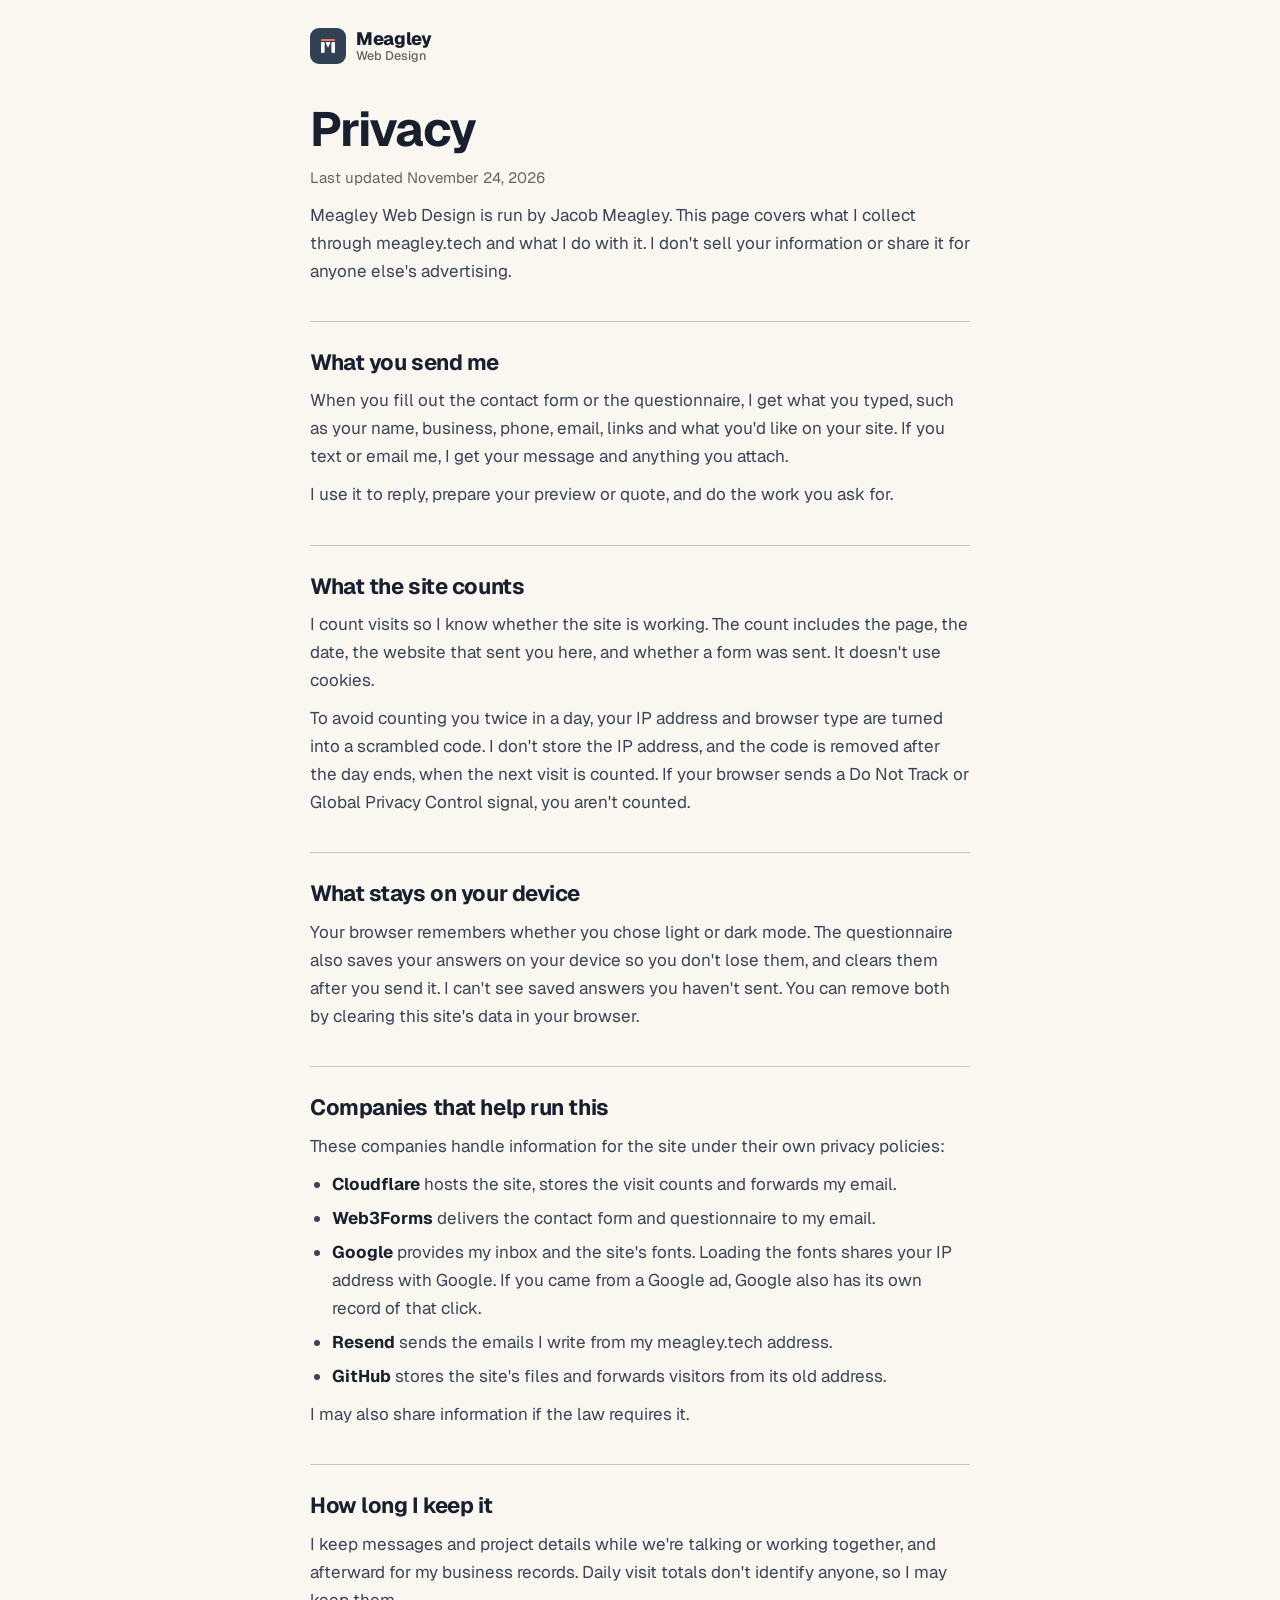
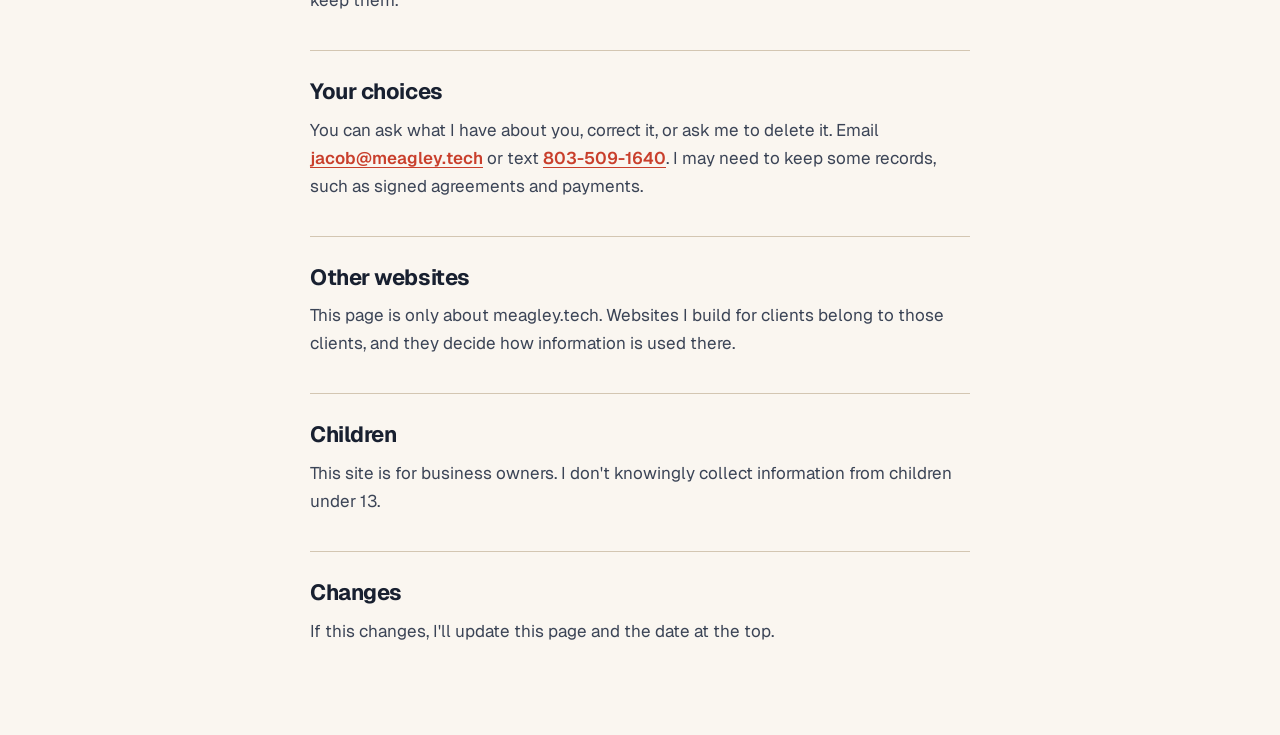
<file: privacy/index.html>
<!doctype html>
<html lang="en">
<head>
<meta charset="utf-8"><script>if(location.hostname==="meagleyweb.github.io")location.replace("https://meagley.tech"+location.pathname+location.search+location.hash)</script>
<meta name="viewport" content="width=device-width, initial-scale=1">
<title>Privacy | Meagley Web Design</title>
<meta name="description" content="What information Meagley Web Design collects, why, and how to have it deleted.">
<link rel="canonical" href="https://meagley.tech/privacy/">
<link rel="icon" href="/img/logo-mark.png">
<link rel="preconnect" href="https://fonts.googleapis.com">
<link rel="preconnect" href="https://fonts.gstatic.com" crossorigin>
<link href="https://fonts.googleapis.com/css2?family=Geist:wght@400;500;600;700;800&display=swap" rel="stylesheet">
<style>
:root{--bg:#faf6f0;--text:#182030;--text-2:#3b4456;--muted:#6b6457;--line:#d3c6b2;--accent:#c93f2c;--coral:#f87666}
*{box-sizing:border-box;margin:0;padding:0}
body{font-family:Geist,system-ui,sans-serif;background:var(--bg);color:var(--text);line-height:1.65;font-size:17px}
main{max-width:700px;margin:0 auto;padding:28px 20px 90px}
.logo{display:inline-flex;align-items:center;gap:10px;color:inherit;text-decoration:none;font-weight:800;letter-spacing:-.02em;font-size:18px;line-height:1.1;margin-bottom:40px}
.logo img{width:36px;height:36px;border-radius:9px}
.logo span span{display:block;font-size:12.5px;font-weight:500;letter-spacing:0;color:var(--muted)}
h1{font-size:clamp(34px,6vw,48px);letter-spacing:-.035em;line-height:1.08}
h2{font-size:22px;letter-spacing:-.02em;line-height:1.3;margin-top:36px;padding-top:26px;border-top:1px solid var(--line)}
p,ul{margin-top:10px;color:var(--text-2)}
ul{padding-left:22px}
li{margin-top:6px}
b{color:var(--text)}
a{color:var(--accent);font-weight:600;text-underline-offset:3px;overflow-wrap:anywhere}
a:focus-visible{outline:3px solid var(--coral);outline-offset:2px}
.date{color:var(--muted);font-size:15px}
</style>
</head>
<body>
<main>
  <a class="logo" href="/"><img src="/img/logo-mark.png" alt=""><span>Meagley<span>Web Design</span></span></a>
  <h1>Privacy</h1>
  <p class="date">Last updated November 24, 2026</p>
  <p>Meagley Web Design is run by Jacob Meagley. This page covers what I collect through meagley.tech and what I do with it. I don't sell your information or share it for anyone else's advertising.</p>

  <h2>What you send me</h2>
  <p>When you fill out the contact form or the questionnaire, I get what you typed, such as your name, business, phone, email, links and what you'd like on your site. If you text or email me, I get your message and anything you attach.</p>
  <p>I use it to reply, prepare your preview or quote, and do the work you ask for.</p>

  <h2>What the site counts</h2>
  <p>I count visits so I know whether the site is working. The count includes the page, the date, the website that sent you here, and whether a form was sent. It doesn't use cookies.</p>
  <p>To avoid counting you twice in a day, your IP address and browser type are turned into a scrambled code. I don't store the IP address, and the code is removed after the day ends, when the next visit is counted. If your browser sends a Do Not Track or Global Privacy Control signal, you aren't counted.</p>

  <h2>What stays on your device</h2>
  <p>Your browser remembers whether you chose light or dark mode. The questionnaire also saves your answers on your device so you don't lose them, and clears them after you send it. I can't see saved answers you haven't sent. You can remove both by clearing this site's data in your browser.</p>

  <h2>Companies that help run this</h2>
  <p>These companies handle information for the site under their own privacy policies:</p>
  <ul>
    <li><b>Cloudflare</b> hosts the site, stores the visit counts and forwards my email.</li>
    <li><b>Web3Forms</b> delivers the contact form and questionnaire to my email.</li>
    <li><b>Google</b> provides my inbox and the site's fonts. Loading the fonts shares your IP address with Google. If you came from a Google ad, Google also has its own record of that click.</li>
    <li><b>Resend</b> sends the emails I write from my meagley.tech address.</li>
    <li><b>GitHub</b> stores the site's files and forwards visitors from its old address.</li>
  </ul>
  <p>I may also share information if the law requires it.</p>

  <h2>How long I keep it</h2>
  <p>I keep messages and project details while we're talking or working together, and afterward for my business records. Daily visit totals don't identify anyone, so I may keep them.</p>

  <h2>Your choices</h2>
  <p>You can ask what I have about you, correct it, or ask me to delete it. Email <a href="mailto:jacob@meagley.tech">jacob@meagley.tech</a> or text <a href="sms:+18035091640">803-509-1640</a>. I may need to keep some records, such as signed agreements and payments.</p>

  <h2>Other websites</h2>
  <p>This page is only about meagley.tech. Websites I build for clients belong to those clients, and they decide how information is used there.</p>

  <h2>Children</h2>
  <p>This site is for business owners. I don't knowingly collect information from children under 13.</p>

  <h2>Changes</h2>
  <p>If this changes, I'll update this page and the date at the top.</p>
</main>
<script src="/count.js" defer></script>
</body>
</html>
</file>
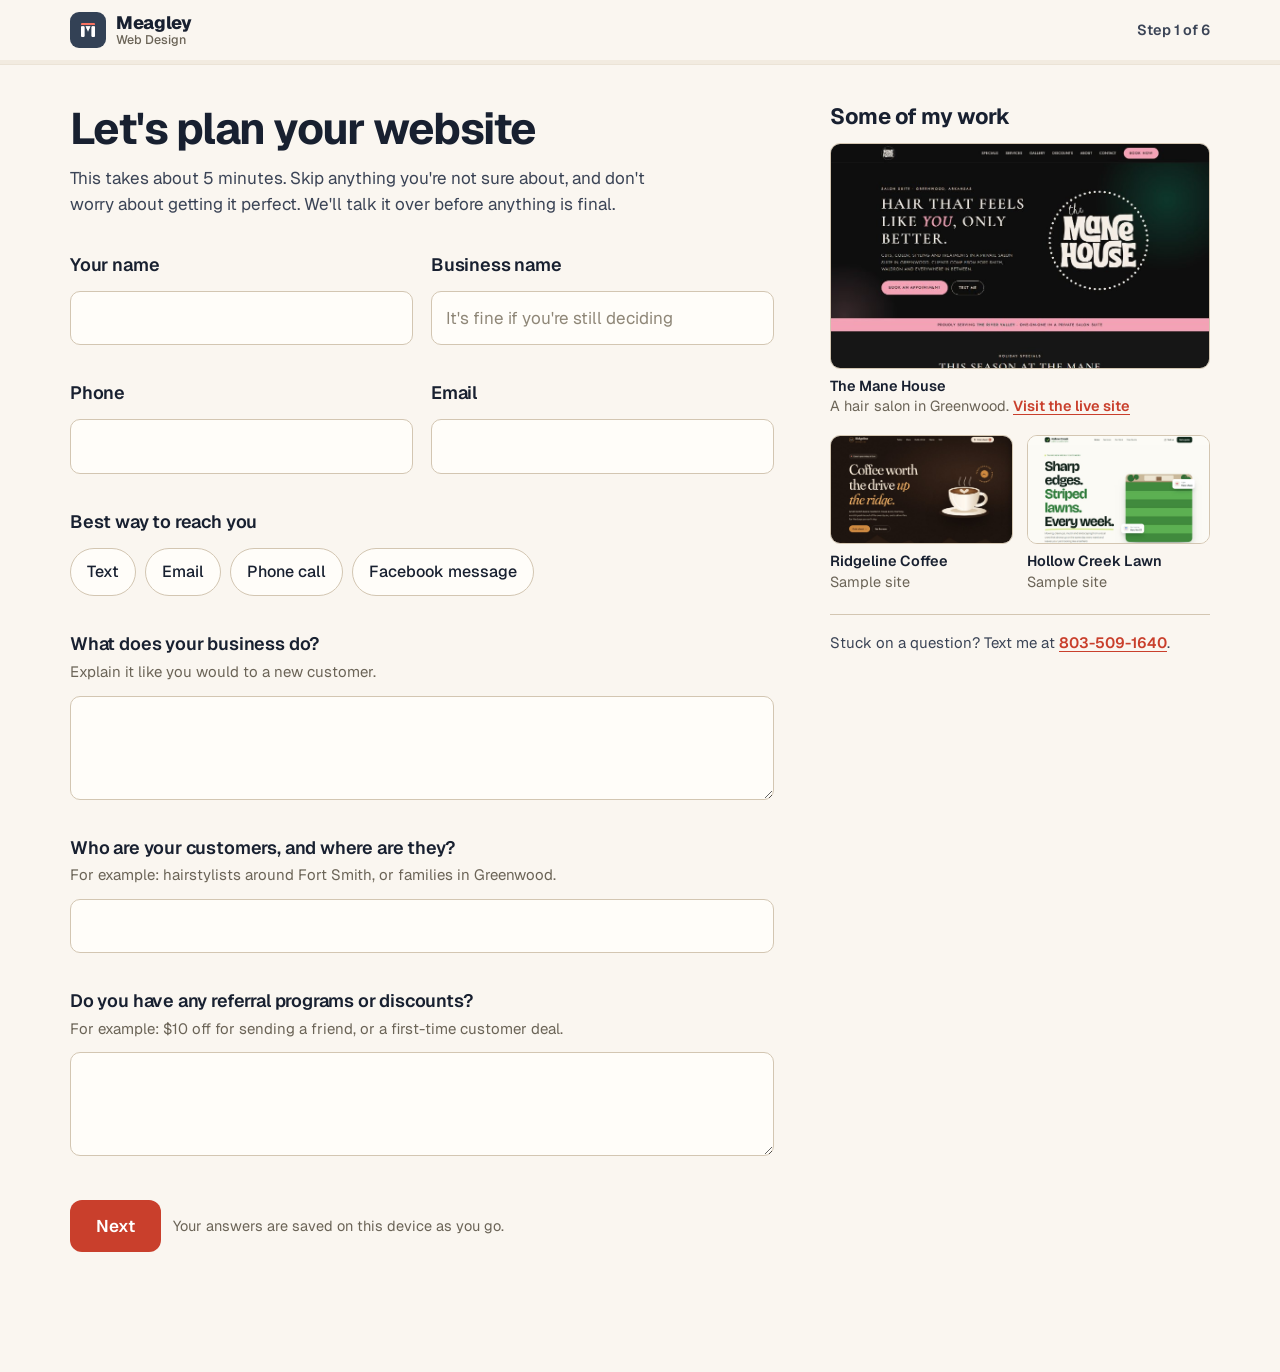
<file: questionnaire/index.html>
<!doctype html>
<html lang="en">
<head>
<meta charset="utf-8"><script>if(location.hostname==="meagleyweb.github.io")location.replace("https://meagley.tech"+location.pathname+location.search+location.hash)</script>
<meta name="viewport" content="width=device-width, initial-scale=1">
<title>Website Questionnaire | Meagley Web Design</title>
<meta name="description" content="Tell me what you want your website to look like and do. Takes about 5 minutes.">
<meta name="robots" content="noindex">
<meta property="og:title" content="Let's plan your website">
<meta property="og:description" content="A few questions about your business and the look you like. Takes about 5 minutes.">
<meta property="og:image" content="https://meagley.tech/img/share-card.jpg">
<meta property="og:image:width" content="1200">
<meta property="og:image:height" content="630">
<meta property="og:image:alt" content="Meagley Web Design: a website you'll be proud to share">
<meta property="og:url" content="https://meagley.tech/questionnaire/">
<meta name="twitter:card" content="summary_large_image">
<meta name="twitter:image" content="https://meagley.tech/img/share-card.jpg">
<link rel="icon" href="/img/logo-mark.png">
<link rel="preconnect" href="https://fonts.googleapis.com">
<link rel="preconnect" href="https://fonts.gstatic.com" crossorigin>
<link href="https://fonts.googleapis.com/css2?family=Geist:wght@400;500;600;700;800&family=Marcellus&family=Cormorant+Garamond:wght@600&family=Anton&family=Zilla+Slab:wght@600&family=Fredoka:wght@600&family=Archivo:wght@700&family=Abril+Fatface&family=Dancing+Script:wght@700&display=swap" rel="stylesheet">
<style>
:root{--bg:#faf6f0;--bg-2:#f2ebe0;--card:#fffdf9;--text:#182030;--text-2:#3b4456;--muted:#6b6457;--line:#ebe3d6;--line-2:#d3c6b2;--navy:#334155;--accent:#c93f2c;--coral:#f87666;--bad:#b3261e;--ease:cubic-bezier(.2,.7,.1,1)}
*{box-sizing:border-box;margin:0;padding:0}
body{font-family:Geist,system-ui,sans-serif;background:var(--bg);color:var(--text);line-height:1.55;font-size:17px;-webkit-font-smoothing:antialiased}
button,input,select,textarea{font:inherit;color:inherit}
h1,h2{letter-spacing:-.035em;line-height:1.08;font-weight:700}
[hidden]{display:none!important}
.sr{position:absolute;width:1px;height:1px;overflow:hidden;clip-path:inset(50%);white-space:nowrap}

/* top */
.top{position:sticky;top:0;z-index:20;background:var(--bg);border-bottom:1px solid var(--line)}
.top-in{max-width:1180px;margin:0 auto;padding:12px 20px;display:flex;align-items:center;gap:16px;justify-content:space-between}
.logo{display:flex;align-items:center;gap:10px;color:inherit;text-decoration:none;font-weight:800;letter-spacing:-.02em;font-size:18px;line-height:1.1}
.logo img{width:36px;height:36px;border-radius:9px;display:block}
.logo span span{display:block;font-size:12.5px;font-weight:500;letter-spacing:0;color:var(--muted)}
.where{font-size:14.5px;font-weight:600;color:var(--text-2);text-align:right}
.bar{height:4px;background:var(--bg-2)}
.bar i{display:block;height:100%;width:0;background:var(--coral);transition:width .45s var(--ease)}

.page{max-width:1180px;margin:0 auto;padding:40px 20px 120px;display:grid;grid-template-columns:minmax(0,1fr) 380px;gap:56px;align-items:start}
.page.solo{grid-template-columns:minmax(0,720px);justify-content:center}
.page.solo>.side{display:none}

/* steps */
.step h1,.step h2{font-size:clamp(30px,5vw,44px);outline:none}
.intro{color:var(--text-2);margin-top:12px;max-width:56ch}
.qn{border:0;margin-top:34px;min-width:0}
.qn>legend,.qn>label.t{display:block;font-weight:600;font-size:18px;letter-spacing:-.01em;padding:0}
.hint{display:block;color:var(--muted);font-size:15px;font-weight:400;letter-spacing:0;margin-top:2px}
.body{margin-top:12px}
.two{display:grid;grid-template-columns:1fr 1fr;gap:0 18px}
.in{width:100%;background:var(--card);border:1.5px solid var(--line-2);border-radius:10px;padding:13px 14px;min-height:50px}
textarea.in{min-height:104px;resize:vertical;display:block}
.in::placeholder{color:#8f8778}
.in:focus,.chip input:focus-visible+span,.vibe input:focus-visible+span,.col input:focus-visible+span,.btn:focus-visible,.link:focus-visible{outline:3px solid var(--coral);outline-offset:2px}
.in.err{border-color:var(--bad)}
.msg{color:var(--bad);font-weight:600;font-size:15px;margin-top:12px}

.chips{display:flex;flex-wrap:wrap;gap:9px}
.chip{position:relative;cursor:pointer}
.chip input,.vibe input,.col input{position:absolute;opacity:0;inset:0;width:100%;height:100%;cursor:pointer;margin:0}
.chip span{display:block;padding:11px 16px;border:1.5px solid var(--line-2);border-radius:99px;background:var(--card);font-weight:500;font-size:16px}
.chip:hover span{border-color:var(--navy)}
.chip input:checked+span{background:var(--navy);border-color:var(--navy);color:#fff}

/* vibe tiles: lettering only, no colors */
.vibes{display:grid;grid-template-columns:repeat(auto-fill,minmax(210px,1fr));gap:12px}
.vibe{position:relative;display:block;cursor:pointer}
.vibe>span{display:flex;flex-direction:column;justify-content:center;gap:8px;height:100%;min-height:116px;padding:18px;border:1.5px solid var(--line-2);border-radius:12px;background:var(--card)}
.vibe:hover>span{border-color:var(--navy)}
.vibe b{font-size:25px;line-height:1.1}
.vibe small{color:var(--muted);font-size:14.5px;line-height:1.35}
.vibe input:checked+span{background:var(--navy);border-color:var(--navy);color:#fff}
.vibe input:checked+span small{color:#dbe1ea}
.vibes .chip{grid-column:1/-1;justify-self:start}

/* individual colors */
.cols{display:grid;grid-template-columns:repeat(auto-fill,minmax(78px,1fr));gap:16px 8px}
.col{position:relative;cursor:pointer;text-align:center}
.col>span{display:block;border-radius:12px;padding:4px 0}
.col i{display:grid;place-items:center;width:52px;height:52px;margin:0 auto;border-radius:50%;border:1.5px solid rgba(24,32,48,.18)}
.col b{display:block;font-size:14px;font-weight:500;line-height:1.25;margin-top:7px}
.col input:checked+span i{box-shadow:0 0 0 3px var(--bg),0 0 0 6px var(--navy)}
.col input:checked+span i::after{content:"\2713";font-style:normal;font-weight:800;font-size:22px;color:var(--tick)}
.col input:checked+span b{font-weight:700}
.exact{display:flex;gap:12px;align-items:center;flex-wrap:wrap}
.exact input{width:56px;height:52px;border:1.5px solid var(--line-2);border-radius:10px;background:var(--card);padding:5px;cursor:pointer}
.mine{display:flex;flex-wrap:wrap;gap:9px;margin-top:12px}
.mine:empty{display:none}
.mine button{display:flex;align-items:center;gap:9px;border:1.5px solid var(--line-2);border-radius:99px;background:var(--card);padding:7px 14px 7px 8px;min-height:46px;cursor:pointer;font-size:15px;font-weight:500}
.mine button:hover{border-color:var(--navy)}
.mine i{width:28px;height:28px;border-radius:50%;border:1.5px solid rgba(24,32,48,.18)}

/* buttons */
.nav{display:flex;gap:12px;align-items:center;margin-top:44px;flex-wrap:wrap}
.btn{border:0;cursor:pointer;font-weight:600;padding:13px 26px;border-radius:12px;background:var(--accent);color:#fff;min-height:52px;text-decoration:none;display:inline-flex;align-items:center;justify-content:center}
.btn:hover{background:#ad3423}
.btn.alt{background:transparent;color:var(--text);border:1.5px solid var(--line-2)}
.btn.alt:hover{border-color:var(--navy)}
.btn:disabled{opacity:.6;cursor:default}
.saved{color:var(--muted);font-size:14.5px}
.link{background:none;border:0;color:var(--accent);font-weight:600;font-size:15px;letter-spacing:0;cursor:pointer;text-decoration:underline;text-underline-offset:3px;padding:6px}

/* review */
.rev{margin-top:30px}
.rev section{border-top:1px solid var(--line-2);padding:18px 0}
.rev h3{display:flex;justify-content:space-between;align-items:baseline;font-size:19px;letter-spacing:-.02em}
.rev dl{display:grid;grid-template-columns:190px 1fr;gap:6px 20px;margin-top:8px;font-size:16px}
.rev dt{color:var(--muted)}
.rev dd{white-space:pre-line;overflow-wrap:anywhere}
.rev dd.none{grid-column:1/-1;color:var(--muted)}
.copybox{margin-top:16px}

/* side: real work */
.side{position:sticky;top:104px}
.side h2{font-size:22px;letter-spacing:-.02em}
.work{display:grid;grid-template-columns:1fr 1fr;gap:18px 14px;margin-top:14px}
.work figure:first-child{grid-column:1/-1}
.work img{display:block;width:100%;height:auto;border-radius:10px;border:1px solid var(--line-2)}
.work figcaption{font-size:14.5px;color:var(--muted);margin-top:7px;line-height:1.4}
.work figcaption b{display:block;color:var(--text);font-weight:600}
.work a{color:var(--accent);font-weight:600;text-underline-offset:3px}
.ask{margin-top:22px;padding-top:16px;border-top:1px solid var(--line-2);font-size:15px;color:var(--text-2)}
.ask a{color:var(--accent);font-weight:600;text-underline-offset:3px;white-space:nowrap}
.done .ask{display:none}
.done .side{position:static;margin-top:44px;padding-top:26px;border-top:1px solid var(--line-2)}
.done ol{margin:20px 0 0 22px;color:var(--text-2)}
.done li{margin:8px 0}
.done h1{font-size:clamp(34px,6vw,50px);outline:none}

@media (max-width:960px){
  .page,.page.solo{grid-template-columns:minmax(0,720px);justify-content:center;gap:0;padding-top:28px}
  .page>.side{display:none}
}
@media (max-width:600px){
  .two{grid-template-columns:1fr}
  .vibes{grid-template-columns:1fr 1fr;gap:16px 12px}
  .vibe b{font-size:21px}.vibe>span{padding:14px}
  .cols{grid-template-columns:repeat(4,1fr);gap:14px 4px}
  .rev dl{grid-template-columns:1fr;gap:0}.rev dd{margin-bottom:10px}
  .nav .btn{flex:1;padding:13px 14px;white-space:nowrap}.nav #back{flex:0 1 auto;padding:13px 20px}
  .saved{width:100%}
}
@media (prefers-reduced-motion:reduce){*{transition:none!important}}
</style>
</head>
<body>
<header class="top">
  <div class="top-in">
    <a class="logo" href="/" target="_blank" rel="noopener"><img src="/img/logo-mark.png" alt=""><span>Meagley<span>Web Design</span></span></a>
    <div class="where" id="where" aria-live="polite"></div>
  </div>
  <div class="bar"><i id="bar"></i></div>
</header>

<main class="page solo" id="page">
<form id="form" novalidate autocomplete="on">
  <input type="checkbox" name="botcheck" hidden tabindex="-1" autocomplete="off">

  <section class="step" data-name="Your business">
    <h1 tabindex="-1" id="hello">Let's plan your website</h1>
    <p class="intro">This takes about 5 minutes. Skip anything you're not sure about, and don't worry about getting it perfect. We'll talk it over before anything is final.</p>
    <div class="two">
      <div class="qn"><label class="t" for="name">Your name</label><div class="body"><input class="in" id="name" name="name" autocomplete="name"></div></div>
      <div class="qn"><label class="t" for="business">Business name</label><div class="body"><input class="in" id="business" name="business" autocomplete="organization" placeholder="It's fine if you're still deciding"></div></div>
      <div class="qn"><label class="t" for="phone">Phone</label><div class="body"><input class="in" id="phone" name="phone" type="tel" autocomplete="tel"></div></div>
      <div class="qn"><label class="t" for="email">Email</label><div class="body"><input class="in" id="email" name="email" type="email" autocomplete="email"></div></div>
    </div>
    <div class="msg" id="err" role="alert" hidden></div>
    <fieldset class="qn"><legend>Best way to reach you</legend><div class="body chips" data-radio="reach" data-opts="Text|Email|Phone call|Facebook message"></div></fieldset>
    <div class="qn"><label class="t" for="what">What does your business do?<span class="hint">Explain it like you would to a new customer.</span></label><div class="body"><textarea class="in" id="what" name="what"></textarea></div></div>
    <div class="qn"><label class="t" for="who">Who are your customers, and where are they?<span class="hint">For example: hairstylists around Fort Smith, or families in Greenwood.</span></label><div class="body"><input class="in" id="who" name="who"></div></div>
    <div class="qn"><label class="t" for="promos">Do you have any referral programs or discounts?<span class="hint">For example: $10 off for sending a friend, or a first-time customer deal.</span></label><div class="body"><textarea class="in" id="promos" name="promos"></textarea></div></div>
  </section>

  <section class="step" data-name="What it needs" hidden>
    <h2 tabindex="-1">What should your website do?</h2>
    <p class="intro">Think about a new customer who just found you.</p>
    <fieldset class="qn"><legend>What do you want people to be able to do?<span class="hint">Pick as many as you like.</span></legend><div class="body chips" data-check="goal" data-opts="Call or text me|Send me a message|Come visit|Book a time|See my work|Learn what I offer and my prices|Buy something|Not sure"></div></fieldset>
    <fieldset class="qn"><legend>What should be on the site?<span class="hint">Pick as many as you like.</span></legend><div class="body chips" data-check="sections" data-opts="About me|Services|Prices|Photos|Reviews|Hours|Map and directions|Where I travel|Contact form|Common questions|Specials|Events|Social media links"></div></fieldset>
    <fieldset class="qn"><legend>How big are you picturing?</legend><div class="body chips" data-radio="size" data-opts="One page you scroll through|A few pages|Bigger than that|Whatever you think is best"></div></fieldset>
    <div class="qn"><label class="t" for="must">Is there anything it absolutely has to have or say?</label><div class="body"><textarea class="in" id="must" name="must"></textarea></div></div>
  </section>

  <section class="step" data-name="The vibe" hidden>
    <h2 tabindex="-1">What's the vibe?</h2>
    <p class="intro">Go with your gut. Pick one, or two if you'd like a mix.</p>
    <fieldset class="qn"><legend class="sr">Vibe</legend><div class="vibes" id="vibes"></div></fieldset>
    <div class="qn"><label class="t" for="likes">Any websites or pages you love the look of?<span class="hint">Paste links or names, and what you like about them. They can be any kind of business.</span></label><div class="body"><textarea class="in" id="likes" name="likes"></textarea></div></div>
    <div class="qn"><label class="t" for="hates">Anything you can't stand on a website?</label><div class="body"><input class="in" id="hates" name="hates" placeholder="Pop-ups, tiny text, too busy…"></div></div>
  </section>

  <section class="step" data-name="Colors and lettering" hidden>
    <h2 tabindex="-1">Colors and lettering</h2>
    <p class="intro">These are just a starting point. Nothing here is locked in.</p>
    <div class="qn"><label class="t" for="colorlike">Are there any colors you like or already use?<span class="hint">Describe them however you like: "dusty pink like my sign," "earthy greens," or a color code if you have one.</span></label><div class="body"><textarea class="in" id="colorlike" name="colorlike"></textarea></div></div>
    <fieldset class="qn"><legend>Or tap any colors you like<span class="hint">As many as you want.</span></legend><div class="body cols" id="cols"></div></fieldset>
    <div class="qn"><label class="t" for="picker">Have an exact color in mind?<span class="hint">Choose it here, then add it. You can add more than one.</span></label><div class="body exact"><input type="color" id="picker" value="#8fa98f"><button type="button" class="btn alt" id="addColor">Add this color</button></div><div class="mine" id="mine"></div><input type="hidden" name="exact"></div>
    <fieldset class="qn"><legend>Not sure?</legend><div class="body chips" data-check="colorhelp" data-opts="Match my logo|You choose for me"></div></fieldset>
    <div class="qn"><label class="t" for="coloravoid">Any colors you don't want?</label><div class="body"><input class="in" id="coloravoid" name="coloravoid"></div></div>
    <fieldset class="qn"><legend>Light or dark?</legend><div class="body chips" data-radio="shade" data-opts="Light background|Dark background|Whatever looks best"></div></fieldset>
    <fieldset class="qn"><legend>Lettering for your headlines</legend><div class="body chips" id="fonts"></div></fieldset>
    <div class="qn"><label class="t" for="fontown">Have your own font?<span class="hint">Type its name or paste a link to it. If you have the font file, you can send it to me after you finish.</span></label><div class="body"><input class="in" id="fontown" name="fontown" spellcheck="false"></div></div>
    <div class="qn"><label class="t" for="fontdesc">Or describe the lettering you want<span class="hint">For example: "loopy cursive," "like an old western sign," or "same as my business card."</span></label><div class="body"><textarea class="in" id="fontdesc" name="fontdesc"></textarea></div></div>
  </section>

  <section class="step" data-name="What you have" hidden>
    <h2 tabindex="-1">What do you already have?</h2>
    <p class="intro">No problem if the answer is nothing yet.</p>
    <fieldset class="qn"><legend>Logo</legend><div class="body chips" data-radio="logo" data-opts="Yes, and I love it|Yes, but it needs work|No, I need one|No, just my name is fine"></div></fieldset>
    <fieldset class="qn"><legend>Photos</legend><div class="body chips" data-radio="photos" data-opts="Plenty of good ones|A few|None yet|Use stock photos for now"></div></fieldset>
    <fieldset class="qn"><legend>Web address, like yourbusiness.com</legend><div class="body chips" data-radio="domain" data-opts="I own one|I want one|Not sure"></div></fieldset>
    <div class="qn"><label class="t" for="domainname">If you own one or have one in mind, what is it?</label><div class="body"><input class="in" id="domainname" name="domainname" autocapitalize="off" spellcheck="false"></div></div>
    <div class="qn"><label class="t" for="links">Links to anything you have online<span class="hint">Current website, Facebook, Instagram, Google listing, booking page.</span></label><div class="body"><textarea class="in" id="links" name="links" autocapitalize="off" spellcheck="false"></textarea></div></div>
    <div class="qn"><label class="t" for="info">Details customers need<span class="hint">Hours, address, services and prices. A rough list is plenty.</span></label><div class="body"><textarea class="in" id="info" name="info" style="min-height:140px"></textarea></div></div>
  </section>

  <section class="step" data-name="Extras and timing" hidden>
    <h2 tabindex="-1">Almost done</h2>
    <p class="intro">Your site can start simple and grow later.</p>
    <fieldset class="qn"><legend>Would you want any of these, now or someday?<span class="hint">This doesn't commit you to anything. Some cost extra, and I'll always give you a price first.</span></legend><div class="body chips" data-check="extras" data-opts="Sell products|Sell or book services|Take payments|Gift cards|Update it myself|Order or repair tracking|Email or text list|None of these"></div></fieldset>
    <div id="extraMore" hidden>
      <fieldset class="qn"><legend>When would you want them?</legend><div class="body chips" data-radio="extrawhen" data-opts="Right away|Later on|Some now, some later"></div></fieldset>
      <div class="qn" id="sellBox" hidden><label class="t" for="sell">What would you sell or book?<span class="hint">A quick list is plenty.</span></label><div class="body"><input class="in" id="sell" name="sell"></div></div>
    </div>
    <fieldset class="qn"><legend>When would you like your site online?</legend><div class="body chips" data-radio="when" data-opts="As soon as possible|Within a month|In a few months|No rush"></div></fieldset>
    <div class="qn"><label class="t" for="else">Anything else I should know?</label><div class="body"><textarea class="in" id="else" name="else"></textarea></div></div>
  </section>

  <section class="step" data-name="Check and send" hidden>
    <h2 tabindex="-1">Does this look right?</h2>
    <p class="intro">Nothing is sent until you press the button below. <a href="/privacy/" target="_blank" rel="noopener" style="color:var(--accent)">How I use your info</a></p>
    <div class="rev" id="rev"></div>
    <div class="msg" id="sendErr" role="alert" hidden></div>
    <div class="copybox" id="copybox" hidden><button type="button" class="btn alt" id="copy">Copy my answers</button></div>
  </section>

  <div class="nav">
    <button type="button" class="btn alt" id="back" hidden>Back</button>
    <button type="submit" class="btn" id="next">Next</button>
    <span class="saved" id="saved">Your answers are saved on this device as you go.</span>
  </div>
</form>

<aside class="side" id="side">
  <h2>Some of my work</h2>
  <div class="work">
    <figure><img src="manehouse.jpg" width="800" height="475" loading="lazy" alt="The Mane House website"><figcaption><b>The Mane House</b>A hair salon in Greenwood. <a href="https://themanehousegwd.com/" target="_blank" rel="noopener">Visit the live site</a></figcaption></figure>
    <figure><img src="ridgeline.jpg" width="800" height="475" loading="lazy" alt="Ridgeline Coffee sample website"><figcaption><b>Ridgeline Coffee</b>Sample site</figcaption></figure>
    <figure><img src="hollowcreek.jpg" width="800" height="475" loading="lazy" alt="Hollow Creek Lawn sample website"><figcaption><b>Hollow Creek Lawn</b>Sample site</figcaption></figure>
  </div>
  <p class="ask">Stuck on a question? Text me at <a href="sms:+18035091640">803-509-1640</a>.</p>
</aside>
</main>

<script>
const WEB3FORMS_KEY='099815b7-fcbb-4f32-9300-61c6b24480c8', EMAIL='jacob@meagley.tech', PHONE='803-509-1640';
const $=s=>document.querySelector(s), $$=s=>[...document.querySelectorAll(s)];
const form=$('#form'), steps=$$('.step'), KEY='mwd-questionnaire';
let cur=0, sending=false, vibeOrder=[];
const el=(t,c,x)=>{const e=document.createElement(t);if(c)e.className=c;if(x!=null)e.textContent=x;return e};

/* ---- choices ---- */
const VIBES=[
 {n:'Clean and simple',d:'Lots of space, easy to read',font:'Clean'},
 {n:'Soft and pretty',d:'Light, graceful',font:'Graceful'},
 {n:'Bold and edgy',d:'High contrast, attitude',font:'Bold'},
 {n:'Warm and rustic',d:'Country, handmade, cozy',font:'Sturdy'},
 {n:'Elegant and high-end',d:'Polished, a little luxe',font:'Elegant'},
 {n:'Fun and playful',d:'Cheerful, full of energy',font:'Rounded'},
 {n:'Sharp and professional',d:'Confident, trustworthy',font:'Strong'},
 {n:'Vintage',d:'Old-school, full of character',font:'Vintage'}];
const FONTS={Clean:['Geist',700],Elegant:['Marcellus',400],Graceful:['"Cormorant Garamond"',600],Bold:['Anton',400],Sturdy:['"Zilla Slab"',600],Rounded:['Fredoka',600],Strong:['Archivo',700],Vintage:['"Abril Fatface"',400],Handwritten:['"Dancing Script"',700]};
const COLORS=[['Red','#c62f2f'],['Burgundy','#6d1f33'],['Coral','#f4796b'],['Orange','#ee8430'],['Rust','#a9512a'],['Gold','#c9a24b'],['Yellow','#f4cf45'],['Cream','#f6ecd2'],['Tan','#cdb08a'],['Brown','#6b4427'],['Olive','#75763f'],['Sage','#9db09a'],['Green','#3d9150'],['Forest','#234b38'],['Teal','#17777b'],['Turquoise','#4cc4c0'],['Sky blue','#8fc7ea'],['Blue','#2766c0'],['Navy','#1f3155'],['Lavender','#c3b2e4'],['Purple','#75489a'],['Plum','#512750'],['Blush','#efc9c9'],['Pink','#f19cb8'],['Hot pink','#e3186f'],['White','#ffffff'],['Silver','#c3c8ce'],['Gray','#737a83'],['Black','#16181c']];
const DARK_TICK=['Cream','Yellow','White','Silver','Blush','Pink','Lavender','Sky blue','Tan','Turquoise','Sage','Gold','Orange','Coral'];

const choice=(type,name,v)=>{const l=el('label','chip'),i=el('input');i.type=type;i.name=name;i.value=v;l.append(i,el('span','',v));return l};
$$('[data-radio]').forEach(b=>b.dataset.opts.split('|').forEach(o=>b.append(choice('radio',b.dataset.radio,o))));
$$('[data-check]').forEach(b=>b.dataset.opts.split('|').forEach(o=>b.append(choice('checkbox',b.dataset.check,o))));

const ANY='You choose for me';
VIBES.forEach(v=>{
  const l=el('label','vibe'),i=el('input');i.type='checkbox';i.name='vibe';i.value=v.n;
  const w=el('span'),b=el('b','',v.n);b.style.fontFamily=FONTS[v.font][0]+',serif';b.style.fontWeight=FONTS[v.font][1];
  w.append(b,el('small','',v.d));l.append(i,w);$('#vibes').append(l);
});
$('#vibes').append(choice('checkbox','vibe',ANY));
COLORS.forEach(([n,h])=>{
  const l=el('label','col'),i=el('input');i.type='checkbox';i.name='colors';i.value=n;
  const w=el('span'),c=el('i');c.style.background=h;c.style.setProperty('--tick',DARK_TICK.includes(n)?'#16181c':'#fff');
  w.append(c,el('b','',n));l.append(i,w);$('#cols').append(l);
});
/* exact colors, kept as a list in the hidden "exact" field */
const exactList=()=>form.elements.exact.value.split(', ').filter(x=>/^#[0-9a-f]{6}$/.test(x));
function setExact(a){form.elements.exact.value=a.join(', ');drawExact();save()}
function drawExact(){
  $('#mine').replaceChildren(...exactList().map(h=>{
    const b=el('button'),c=el('i');b.type='button';c.style.background=h;b.append(c,el('span','','Remove'));
    b.setAttribute('aria-label','Remove color '+h);
    b.onclick=()=>{setExact(exactList().filter(x=>x!==h));$('#addColor').focus()};return b}));
}
$('#addColor').onclick=()=>{const h=$('#picker').value;if(!exactList().includes(h))setExact([...exactList(),h])};
Object.keys(FONTS).forEach(n=>{const l=choice('radio','font',n),s=l.lastChild.style;s.fontFamily=FONTS[n][0];s.fontWeight=FONTS[n][1];s.fontSize='19px';$('#fonts').append(l)});
$('#fonts').append(choice('radio','font','You choose'));

/* ---- reading answers ---- */
const get=n=>{const a=[...form.querySelectorAll(`[name="${n}"]`)];if(!a.length)return'';
  if(a[0].type==='checkbox')return a.filter(x=>x.checked).map(x=>x.value);
  if(a[0].type==='radio')return (a.find(x=>x.checked)||{}).value||'';
  return a[0].value.trim()};
const NONE='None of these';
const wants=()=>get('extras').some(x=>x!==NONE), selling=()=>get('extras').some(x=>/^Sell/.test(x));

const LABELS=[
 [['name','Name'],['business','Business'],['phone','Phone'],['email','Email'],['reach','Best way to reach'],['what','What they do'],['who','Customers and area'],['promos','Referrals and discounts']],
 [['goal','People should be able to'],['sections','Wanted on the site'],['size','Size'],['must','Must have']],
 [['vibe','Vibe'],['likes','Sites they like'],['hates','Dislikes']],
 [['colorlike','Colors they like or use'],['colors','Colors picked'],['exact','Exact colors'],['colorhelp','Color help'],['coloravoid','Colors to avoid'],['shade','Light or dark'],['font','Lettering'],['fontown','Their own font'],['fontdesc','Lettering they want']],
 [['logo','Logo'],['photos','Photos'],['domain','Web address'],['domainname','Address name'],['links','Links'],['info','Details for the site']],
 [['extras','Extras they might want'],['extrawhen','When for extras'],['sell','Would sell or book'],['when','Site online by'],['else','Anything else']]];
const YOU={'Extras they might want':'Extras you might want','Would sell or book':'You would sell or book','Their own font':'Your own font','Lettering they want':'Lettering you want','Colors they like or use':'Colors you like or use','What they do':'What you do','Sites they like':'Sites you like','Best way to reach':'Best way to reach you','Dislikes':'You dislike'};
const SHOWN_IF={extrawhen:wants,sell:selling};
function answer(n,codes){
  if(SHOWN_IF[n]&&!SHOWN_IF[n]())return'';
  let v=n==='vibe'&&vibeOrder.length?vibeOrder:get(n);if(Array.isArray(v))v=v.join(', ');
  if(n==='colors'&&codes)v=get('colors').map(c=>c+' ('+COLORS.find(x=>x[0]===c)[1]+')').join(', ');
  if(n==='exact'&&!codes){const k=exactList().length;v=k?k+(k>1?' colors':' color')+' added':''}
  return v;
}
const answers=(i,codes)=>(LABELS[i]||[]).map(([n,l])=>[l,answer(n,codes)]).filter(a=>a[1]);
const asText=()=>LABELS.map((_,i)=>{const a=answers(i,true);return a.length?steps[i].dataset.name+'\n'+a.map(x=>x[0]+': '+x[1]).join('\n'):''}).filter(Boolean).join('\n\n');

/* ---- keep things in step ---- */
function refresh(){
  $('#extraMore').hidden=!wants();$('#sellBox').hidden=!selling();
}
function save(){
  try{
    const o={_step:cur,_vibes:vibeOrder};
    [...form.elements].forEach(e=>{if(!e.name||e.name==='botcheck')return;
      if(e.type==='checkbox'){o[e.name]=o[e.name]||[];if(e.checked)o[e.name].push(e.value)}
      else if(e.type==='radio'){if(e.checked)o[e.name]=e.value}
      else o[e.name]=e.value});
    localStorage.setItem(KEY,JSON.stringify(o));
  }catch(e){$('#saved').hidden=true}
}
function load(){
  let o=null;try{o=JSON.parse(localStorage.getItem(KEY)||'null')}catch(e){}
  if(!o)return;
  [...form.elements].forEach(e=>{if(!e.name||o[e.name]==null)return;
    if(e.type==='checkbox')e.checked=o[e.name].includes(e.value);
    else if(e.type==='radio')e.checked=o[e.name]===e.value;
    else e.value=o[e.name]});
  vibeOrder=(o._vibes||[]).filter(n=>get('vibe').includes(n));
  cur=Math.min(Math.max(0,o._step|0),steps.length-1);
}
form.addEventListener('input',e=>{
  const t=e.target;
  if(t.name==='extras'&&t.checked)form.querySelectorAll('[name=extras]').forEach(x=>{if(x!==t&&(t.value===NONE||x.value===NONE))x.checked=false});
  if(t.name==='vibe'&&t.checked)form.querySelectorAll('[name=vibe]').forEach(x=>{if(x!==t&&(t.value===ANY||x.value===ANY))x.checked=false});
  if(t.name==='vibe'){ // a third pick replaces the oldest one
    vibeOrder=vibeOrder.filter(n=>n!==t.value&&get('vibe').includes(n));
    if(t.checked&&t.value!==ANY)vibeOrder.push(t.value);
    while(vibeOrder.length>2){const old=vibeOrder.shift();form.querySelector(`[name=vibe][value="${old}"]`).checked=false}
  }
  if(t.classList.contains('err')){t.classList.remove('err');t.removeAttribute('aria-invalid')}
  refresh();save();
});
// let people un-pick a single-choice answer by tapping it again
let was=null;
form.addEventListener('pointerdown',e=>{const l=e.target.closest('label'),r=l&&l.querySelector('input[type=radio]');was=r&&r.checked?r:null});
form.addEventListener('click',e=>{if(e.target===was){e.target.checked=false;was=null;refresh();save()}});

function show(n,focus){
  cur=n;steps.forEach((s,i)=>s.hidden=i!==n);
  const last=n===steps.length-1;
  $('#where').textContent=last?'Last step':`Step ${n+1} of ${steps.length-1}`;
  $('#bar').style.width=(n/(steps.length-1)*100)+'%';
  $('#back').hidden=n===0;$('#next').textContent=last?'Send my answers':n===steps.length-2?'Check my answers':'Next';
  $('#page').classList.toggle('solo',last);
  if(last)review();
  save();
  if(focus){scrollTo(0,0);steps[n].querySelector('h1,h2').focus({preventScroll:true})}
}
function check(){
  const bad=[],e=$('#email');
  ['#name','#phone','#email'].forEach(s=>{$(s).classList.remove('err');$(s).removeAttribute('aria-invalid')});
  if(!get('name'))bad.push(['#name','Add your name so I know who this is from.']);
  if(!get('phone')&&!get('email'))bad.push(['#phone','Add a phone number or an email so I can reach you.']);
  else if(get('email')&&!e.checkValidity())bad.push(['#email','That email looks incomplete. It should look like name@example.com.']);
  $('#err').hidden=!bad.length;$('#err').textContent=bad.map(b=>b[1]).join(' ');
  if(bad.length){
    if(cur!==0)show(0,true);
    bad.forEach(b=>{$(b[0]).classList.add('err');$(b[0]).setAttribute('aria-invalid','true')});
    $(bad[0][0]).focus();
  }
  return !bad.length;
}
function review(){
  const r=$('#rev');r.replaceChildren();
  LABELS.forEach((_,i)=>{
    const s=el('section'),h=el('h3','',steps[i].dataset.name),b=el('button','link','Change');
    b.type='button';b.setAttribute('aria-label','Change '+steps[i].dataset.name);b.onclick=()=>show(i,true);h.append(b);s.append(h);
    const a=answers(i),d=el('dl');
    if(a.length)a.forEach(x=>d.append(el('dt','',YOU[x[0]]||x[0]),el('dd','',x[1])));
    else d.append(el('dd','none','Nothing here yet'));
    s.append(d);r.append(s);
  });
}
$('#back').onclick=()=>show(cur-1,true);
form.addEventListener('submit',e=>{
  e.preventDefault();if(sending)return;
  if(cur===0&&!check())return;
  if(cur<steps.length-1)return show(cur+1,true);
  if(check())send();
});

async function send(){
  sending=true;const b=$('#next');b.disabled=true;b.textContent='Sending…';$('#sendErr').hidden=true;
  const who=get('business')||get('name');
  const data={access_key:WEB3FORMS_KEY,subject:'Website questionnaire: '+who,from_name:'Meagley Web Design questionnaire',botcheck:form.elements.botcheck.checked};
  if(get('email'))data.email=get('email');
  LABELS.forEach((_,i)=>answers(i,true).forEach(([l,v])=>{if(l!=='Email')data[l]=v}));
  try{
    const r=await fetch('https://api.web3forms.com/submit',{method:'POST',headers:{'Content-Type':'application/json',Accept:'application/json'},body:JSON.stringify(data)});
    if(!(await r.json()).success)throw 0;
    try{localStorage.removeItem(KEY)}catch(e){}
    if(window.mwdCount)mwdCount('questionnaire');
    done();
  }catch(e){
    sending=false;b.disabled=false;b.textContent='Try again';
    $('#sendErr').textContent=`Your answers didn't send, but they're still saved here. Check your connection and try again, or copy them and text them to ${PHONE}.`;
    $('#sendErr').hidden=false;$('#copybox').hidden=false;
  }
}
$('#copy').onclick=async()=>{
  try{await navigator.clipboard.writeText(asText());$('#copy').textContent='Copied'}
  catch(e){const t=el('textarea','in');t.value=asText();t.readOnly=true;t.style.marginTop='12px';$('#copybox').append(t);t.select()}
};
function done(){
  const first=get('name').split(' ')[0], box=el('div','done'), h=el('h1','',`Thanks, ${first}. I got it!`);h.tabIndex=-1;
  const ol=el('ol');["I'll read through your answers and reach out if I have questions.","I'll put together a first look for you to see.","You tell me what to change, and we go from there."].forEach(x=>ol.append(el('li','',x)));
  const p=el('p','intro','Have a logo, photos or a font file? Text or email them to me whenever you have a minute.');p.style.marginTop='26px';
  const n=el('div','nav');n.style.marginTop='18px';
  const a=el('a','btn','Text '+PHONE);a.href='sms:+1'+PHONE.replace(/\D/g,'');
  const m=el('a','btn alt','Email files');m.href='mailto:'+EMAIL+'?subject='+encodeURIComponent('Files for '+(get('business')||get('name')));n.append(a,m);
  box.append(h,el('p','intro',"Here's what happens next."),ol,p,n,$('#side'));
  $('#page').className='page solo';$('#page').replaceChildren(box);$('#where').textContent='Sent';$('#bar').style.width='100%';scrollTo(0,0);h.focus();
}

/* ---- start (optional personal link: ?name=Amy&business=Amy's+Shop) ---- */
load();
const q=new URLSearchParams(location.search);
['name','business'].forEach(k=>{const v=(q.get(k)||'').slice(0,60);if(v&&!get(k))$('#'+k).value=v});
if(q.get('name'))$('#hello').textContent=`Hi ${q.get('name').slice(0,30).split(' ')[0]}! Let's plan your website`;
drawExact();refresh();show(cur,false);
</script>
<script src="/count.js" defer></script>
</body>
</html>
</file>
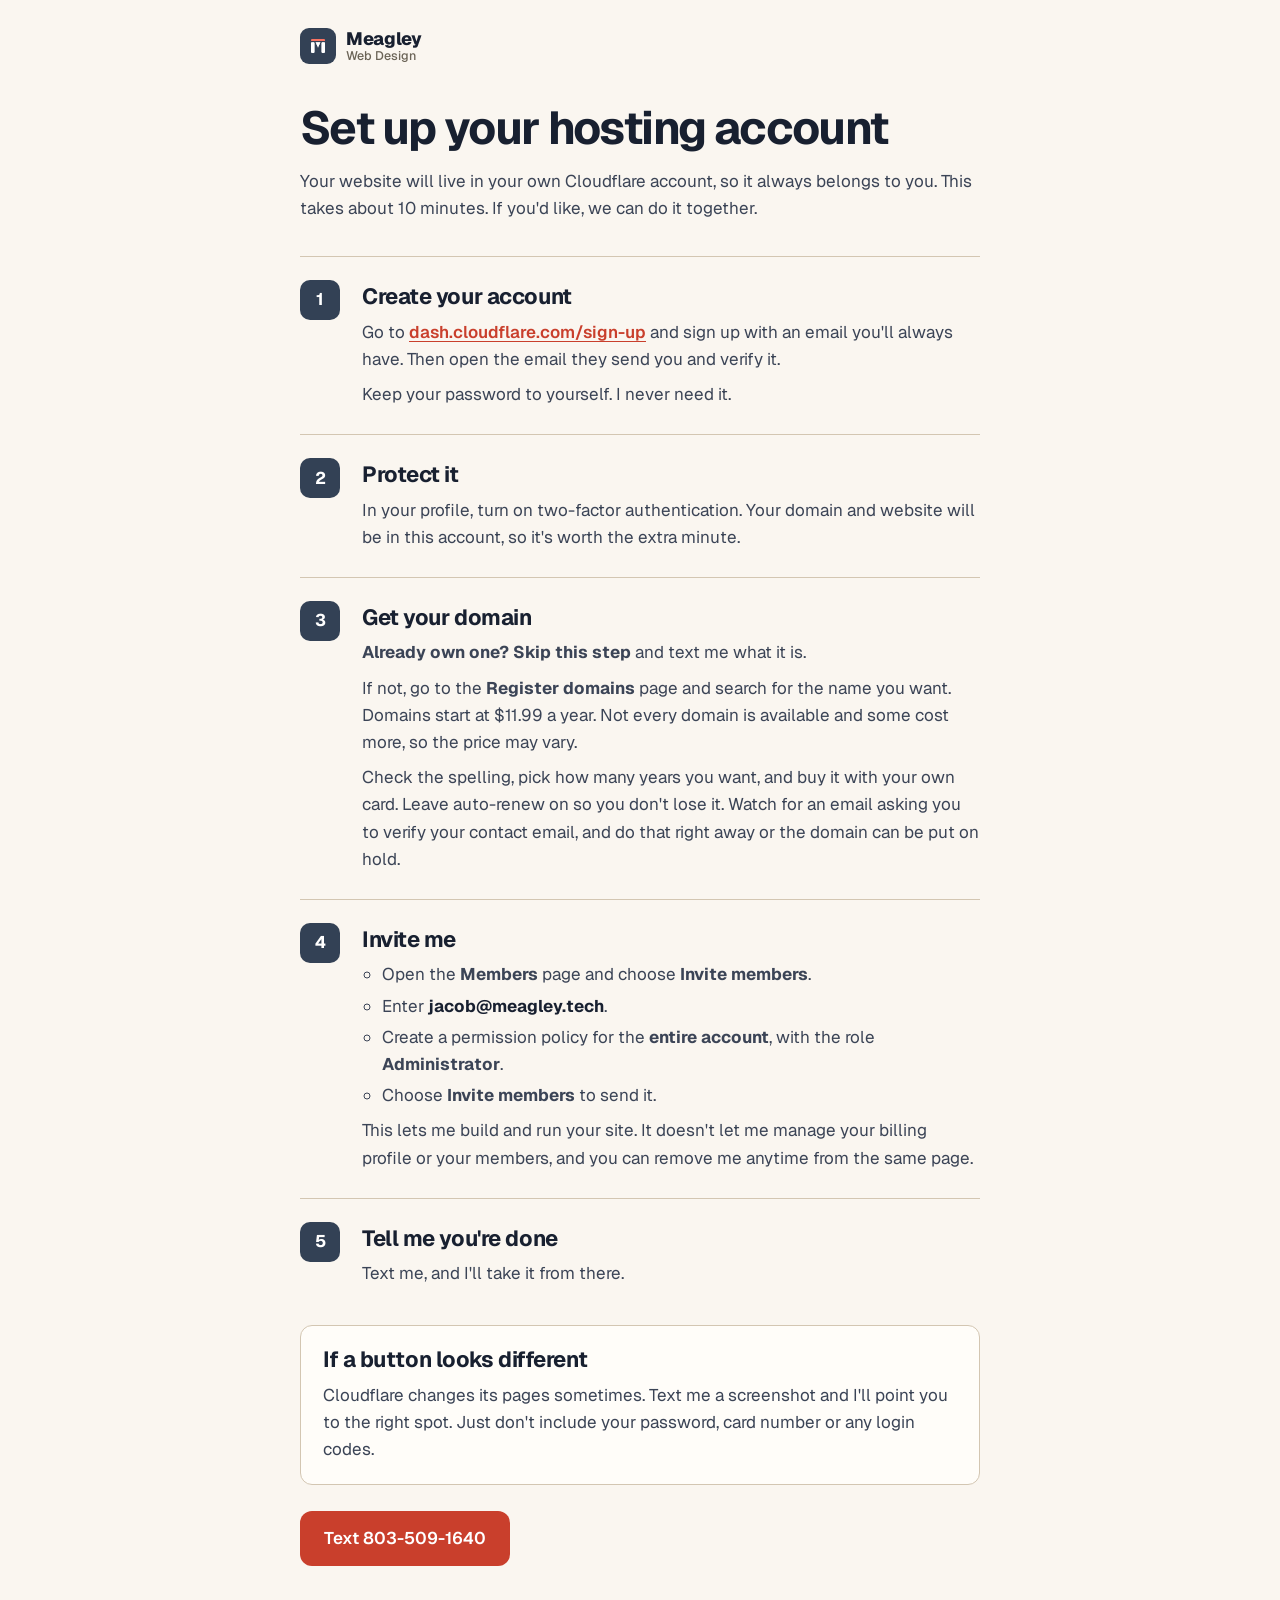
<file: setup/index.html>
<!doctype html>
<html lang="en">
<head>
<meta charset="utf-8"><script>if(location.hostname==="meagleyweb.github.io")location.replace("https://meagley.tech"+location.pathname+location.search+location.hash)</script>
<meta name="viewport" content="width=device-width, initial-scale=1">
<title>Set Up Your Hosting Account | Meagley Web Design</title>
<meta name="description" content="Set up your own hosting account and domain in about 10 minutes.">
<meta name="robots" content="noindex">
<link rel="icon" href="/img/logo-mark.png">
<link rel="preconnect" href="https://fonts.googleapis.com">
<link rel="preconnect" href="https://fonts.gstatic.com" crossorigin>
<link href="https://fonts.googleapis.com/css2?family=Geist:wght@400;500;600;700;800&display=swap" rel="stylesheet">
<style>
:root{--bg:#faf6f0;--card:#fffdf9;--text:#182030;--text-2:#3b4456;--muted:#6b6457;--line:#d3c6b2;--navy:#334155;--accent:#c93f2c;--coral:#f87666}
*{box-sizing:border-box;margin:0;padding:0}
body{font-family:Geist,system-ui,sans-serif;background:var(--bg);color:var(--text);line-height:1.6;font-size:17px}
main{max-width:720px;margin:0 auto;padding:28px 20px 90px}
.logo{display:inline-flex;align-items:center;gap:10px;color:inherit;text-decoration:none;font-weight:800;letter-spacing:-.02em;font-size:18px;line-height:1.1;margin-bottom:40px}
.logo img{width:36px;height:36px;border-radius:9px}
.logo span span{display:block;font-size:12.5px;font-weight:500;letter-spacing:0;color:var(--muted)}
h1{font-size:clamp(32px,6vw,46px);letter-spacing:-.035em;line-height:1.08}
h2{font-size:22px;letter-spacing:-.02em;line-height:1.25}
.intro{color:var(--text-2);margin-top:14px}
.steps{list-style:none;counter-reset:s;margin-top:34px}
.steps>li{counter-increment:s;position:relative;padding:26px 0 26px 62px;border-top:1px solid var(--line)}
.steps>li::before{content:counter(s);position:absolute;left:0;top:23px;width:40px;height:40px;border-radius:10px;background:var(--navy);color:#fff;font-weight:700;display:grid;place-items:center}
.steps p,.steps ul{margin-top:8px;color:var(--text-2)}
.steps ul{padding-left:20px}
.steps li li{margin-top:4px}
a{color:var(--accent);font-weight:600;text-underline-offset:3px}
code{font:inherit;font-weight:700;color:var(--text);overflow-wrap:anywhere}
.note{background:var(--card);border:1px solid var(--line);border-radius:12px;padding:20px 22px;margin-top:12px}
.note p{margin-top:8px;color:var(--text-2)}
.btn{display:inline-block;background:var(--accent);color:#fff;text-decoration:none;border-radius:12px;padding:14px 24px;margin-top:26px}
a:focus-visible{outline:3px solid var(--coral);outline-offset:2px}
@media (max-width:480px){.steps>li{padding-left:54px}}
</style>
</head>
<body>
<main>
  <a class="logo" href="/"><img src="/img/logo-mark.png" alt=""><span>Meagley<span>Web Design</span></span></a>
  <h1>Set up your hosting account</h1>
  <p class="intro">Your website will live in your own Cloudflare account, so it always belongs to you. This takes about 10 minutes. If you'd like, we can do it together.</p>
  <ol class="steps">
    <li><h2>Create your account</h2>
      <p>Go to <a href="https://dash.cloudflare.com/sign-up" target="_blank" rel="noopener">dash.cloudflare.com/sign-up</a> and sign up with an email you'll always have. Then open the email they send you and verify it.</p>
      <p>Keep your password to yourself. I never need it.</p></li>
    <li><h2>Protect it</h2>
      <p>In your profile, turn on two-factor authentication. Your domain and website will be in this account, so it's worth the extra minute.</p></li>
    <li><h2>Get your domain</h2>
      <p><b>Already own one? Skip this step</b> and text me what it is.</p>
      <p>If not, go to the <b>Register domains</b> page and search for the name you want. Domains start at $11.99 a year. Not every domain is available and some cost more, so the price may vary.</p>
      <p>Check the spelling, pick how many years you want, and buy it with your own card. Leave auto-renew on so you don't lose it. Watch for an email asking you to verify your contact email, and do that right away or the domain can be put on hold.</p></li>
    <li><h2>Invite me</h2>
      <ul>
        <li>Open the <b>Members</b> page and choose <b>Invite members</b>.</li>
        <li>Enter <code>jacob@meagley.tech</code>.</li>
        <li>Create a permission policy for the <b>entire account</b>, with the role <b>Administrator</b>.</li>
        <li>Choose <b>Invite members</b> to send it.</li>
      </ul>
      <p>This lets me build and run your site. It doesn't let me manage your billing profile or your members, and you can remove me anytime from the same page.</p></li>
    <li><h2>Tell me you're done</h2>
      <p>Text me, and I'll take it from there.</p></li>
  </ol>
  <div class="note"><h2>If a button looks different</h2><p>Cloudflare changes its pages sometimes. Text me a screenshot and I'll point you to the right spot. Just don't include your password, card number or any login codes.</p></div>
  <a class="btn" href="sms:+18035091640">Text 803-509-1640</a>
</main>
<script src="/count.js" defer></script>
</body>
</html>
</file>
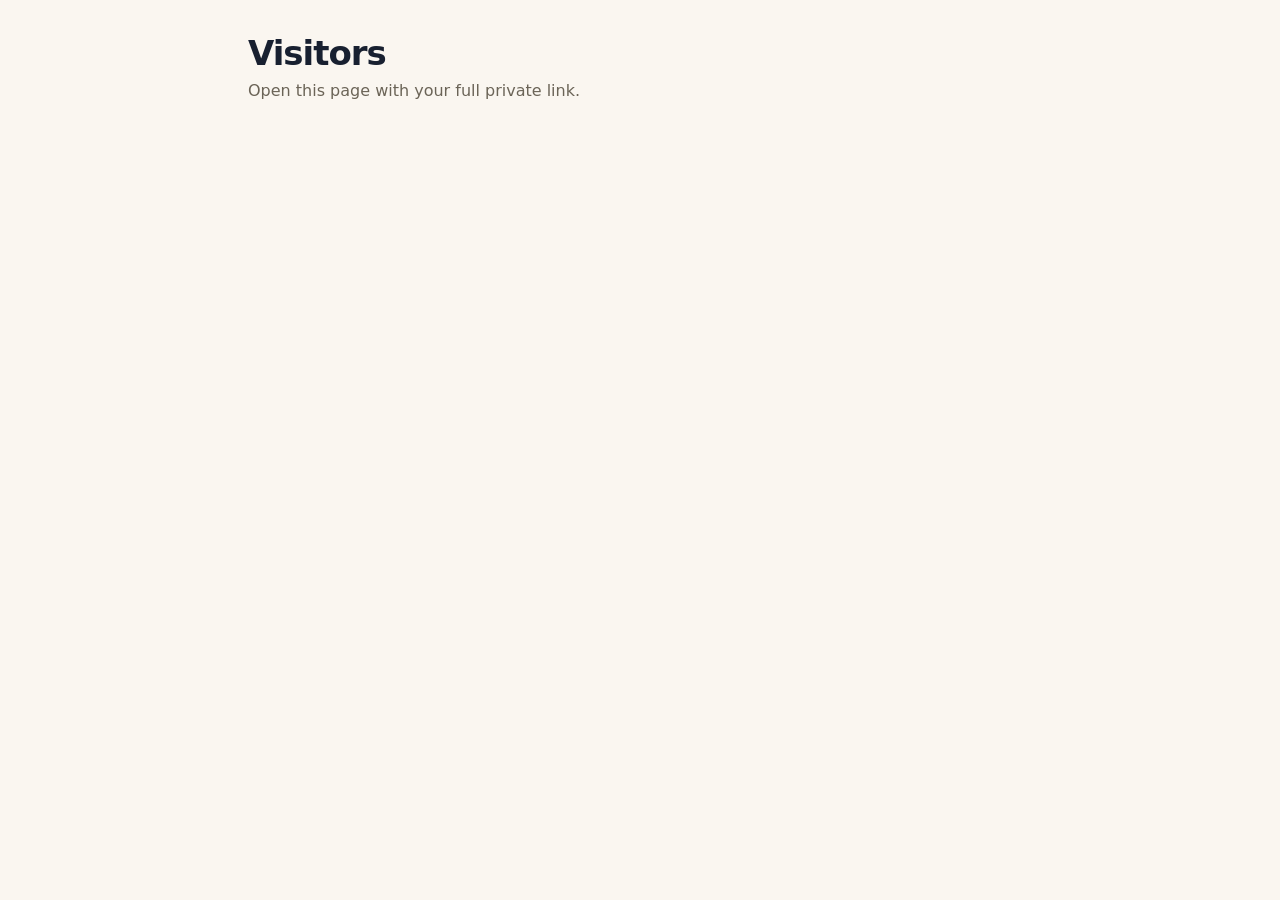
<file: stats/index.html>
<!doctype html>
<html lang="en">
<head>
<meta charset="utf-8">
<meta name="viewport" content="width=device-width, initial-scale=1">
<title>Visitors | Meagley Web Design</title>
<meta name="robots" content="noindex, nofollow">
<meta name="referrer" content="no-referrer">
<link rel="icon" href="/img/logo-mark.png">
<style>
*{box-sizing:border-box;margin:0;padding:0}
body{font-family:system-ui,sans-serif;background:#faf6f0;color:#182030;line-height:1.5;font-size:16px}
main{max-width:820px;margin:0 auto;padding:28px 18px 80px}
h1{font-size:34px;letter-spacing:-.03em}
h2{font-size:19px;margin:34px 0 8px}
.sub{color:#6b6457}
.big{display:grid;grid-template-columns:repeat(3,1fr);gap:22px;margin-top:24px;border-top:3px solid #334155;padding-top:14px}
.big b{display:block;font-size:40px;line-height:1.1;letter-spacing:-.03em;font-variant-numeric:tabular-nums}
.big span{color:#6b6457;font-size:14.5px;display:block}
.two{display:grid;grid-template-columns:1fr 1fr;gap:0 34px}
table{width:100%;border-collapse:collapse}
td,th{text-align:left;padding:7px 0;border-bottom:1px solid #e2d8c8;font-weight:400;overflow-wrap:anywhere}
th{color:#6b6457;font-size:14px}
td:not(:first-child),th:not(:first-child){text-align:right;font-variant-numeric:tabular-nums;width:88px}
.none{color:#6b6457;padding:8px 0}
button{font:inherit;font-weight:600;color:#c93f2c;background:none;border:0;text-decoration:underline;cursor:pointer;padding:8px 0}
@media (max-width:620px){.two{grid-template-columns:1fr}.big{gap:12px}.big b{font-size:32px}}
</style>
</head>
<body>
<main>
  <h1>Visitors</h1>
  <p class="sub" id="msg">Loading…</p>
  <div id="out" hidden>
    <div class="big" id="big"></div>
    <div class="two"><div><h2>Forms sent, last 30 days</h2><table id="ev"></table></div><div><h2>Where people came from, last 30 days</h2><table id="refs"></table></div></div>
    <h2>Pages, last 30 days</h2><table id="pages"></table>
    <h2>By day</h2><table id="days"></table><button id="more" hidden>Show 90 days</button>
  </div>
</main>
<script>
const $=s=>document.querySelector(s),K='mwd-stats-key';let key='';
try{if(location.hash.length>1){localStorage.setItem(K,location.hash.slice(1));history.replaceState(null,'',location.pathname)}key=localStorage.getItem(K)||'';}catch(e){key=location.hash.slice(1)}
const NAMES={'/':'Homepage','/questionnaire/':'Questionnaire','/setup/':'Setup guide','/privacy/':'Privacy','/thanks/':'Thank-you page','other':'Other'},EV={contact:'Contact form',questionnaire:'Questionnaire'};
const row=(...c)=>{const r=document.createElement('tr');c.forEach(x=>{const d=document.createElement('td');d.textContent=x;r.append(d)});return r};
const head=(...c)=>{const r=document.createElement('tr');c.forEach(x=>{const d=document.createElement('th');d.textContent=x;r.append(d)});return r};
const sum=(l,k)=>{const o={};l.forEach(x=>o[x[k]]=(o[x[k]]||0)+x.n);return Object.entries(o).sort((a,b)=>b[1]-a[1])};
async function go(){
  if(!key){$('#msg').textContent='Open this page with your full private link.';return}
  let d;try{const r=await fetch('/api/stats',{headers:{Authorization:'Bearer '+key},cache:'no-store'});d=await r.json();if(!r.ok)throw new Error(d.error)}catch(e){$('#msg').textContent=e.message||"Couldn't load the numbers. Try again.";return}
  try{localStorage.setItem('mwd-nocount','1')}catch(e){}
  const back=n=>{const t=new Date(d.today+'T12:00:00Z');t.setUTCDate(t.getUTCDate()-n);return t.toISOString().slice(0,10)},since=(l,n)=>l.filter(x=>x.day>back(n)),tot=l=>l.reduce((s,x)=>s+x.n,0);
  $('#msg').textContent="Your own visits on this device aren't counted.";$('#out').hidden=false;
  [['Today',1],['Last 7 days',7],['Last 30 days',30]].forEach(([n,k])=>{const x=document.createElement('div'),b=document.createElement('b'),s=document.createElement('span'),s2=document.createElement('span');b.textContent=tot(since(d.visitors,k));s.textContent=k===1?'visitors today':n.toLowerCase()+' visitors*';s2.textContent=tot(since(d.views,k))+' page views';x.append(b,s,s2);$('#big').append(x)});
  const fill=(id,list,cols)=>{const t=$(id);if(!list.length){t.outerHTML='<p class="none">Nothing yet.</p>';return}t.append(head(...cols),...list.slice(0,15).map(x=>row(x[0],x[1])))};
  fill('#ev',sum(since(d.events,30),'name').map(x=>[EV[x[0]]||x[0],x[1]]),['Form','Sent']);
  fill('#refs',sum(since(d.refs,30),'ref'),['Site','Visits']);
  fill('#pages',sum(since(d.pages,30),'path').map(x=>[NAMES[x[0]]||x[0].replace('/work/','Sample: '),x[1]]),['Page','Views']);
  const V=Object.fromEntries(d.visitors.map(x=>[x.day,x.n])),H=Object.fromEntries(d.views.map(x=>[x.day,x.n]));
  const draw=n=>{$('#days').replaceChildren(head('Day','Visitors','Views'));for(let i=0;i<n;i++){const k=back(i);$('#days').append(row(i?new Date(k+'T12:00:00Z').toLocaleDateString(undefined,{weekday:'short',month:'short',day:'numeric',timeZone:'UTC'}):'Today',V[k]||0,H[k]||0))}};
  draw(14);$('#more').hidden=false;$('#more').onclick=()=>{draw(90);$('#more').hidden=true};
  const f=document.createElement('p');f.className='sub';f.style.marginTop='20px';f.textContent='*Counted once per day, so someone who visits on three days counts three times.';$('#out').append(f);
}
go();
</script>
</body>
</html>
</file>
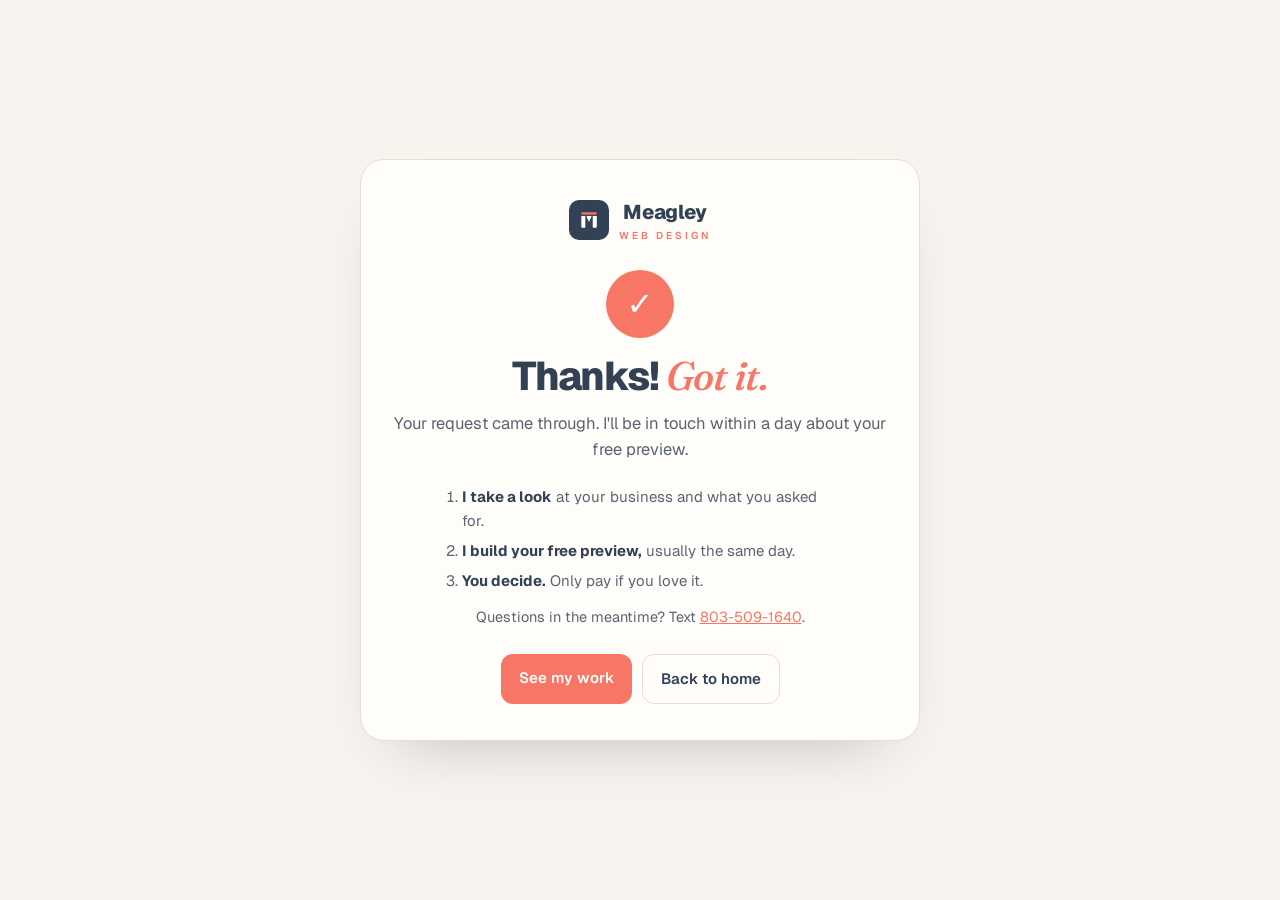
<file: thanks/index.html>
<!doctype html>
<html lang="en">
<head>
<meta charset="utf-8"><script>if(location.hostname==="meagleyweb.github.io")location.replace("https://meagley.tech"+location.pathname+location.search+location.hash)</script>
<meta name="viewport" content="width=device-width, initial-scale=1">
<title>Thanks! · Meagley Web Design</title>
<meta name="robots" content="noindex">
<link rel="canonical" href="https://meagley.tech/thanks/">
<link rel="icon" href="/img/logo-mark.png">
<link rel="preconnect" href="https://fonts.googleapis.com">
<link rel="preconnect" href="https://fonts.gstatic.com" crossorigin>
<link href="https://fonts.googleapis.com/css2?family=Geist:wght@400;500;600;800&family=Fraunces:ital,opsz,wght@1,9..144,500&display=swap" rel="stylesheet">
<style>
:root{--bg:#f7f3ee;--card:#fffdfa;--ink:#334155;--muted:#5b6472;--line:#e6ded3;--coral:#f87666}
@media (prefers-color-scheme:dark){:root{--bg:#0f1520;--card:#162030;--ink:#e8edf3;--muted:#9aa6b6;--line:#263246}}
*{box-sizing:border-box;margin:0}
body{background:var(--bg);color:var(--ink);font-family:Geist,system-ui,sans-serif;line-height:1.6;min-height:100vh;display:grid;place-items:center;padding:24px 16px}
.box{max-width:560px;width:100%;background:var(--card);border:1px solid var(--line);border-radius:24px;padding:36px 28px;text-align:center;box-shadow:0 30px 60px -40px rgba(30,40,60,.35)}
.logo{display:inline-flex;align-items:center;gap:10px;text-decoration:none;color:var(--ink);margin-bottom:26px}
.logo img{width:40px;height:40px;border-radius:10px}
.logo b{font-weight:800;font-size:20px;letter-spacing:-.02em}
.logo small{display:block;color:var(--coral);font-size:10px;font-weight:600;letter-spacing:.3em;text-align:left}
.ck{width:68px;height:68px;border-radius:50%;background:var(--coral);color:#fff;display:grid;place-items:center;font-size:32px;margin:0 auto 16px}
h1{font-size:clamp(30px,6vw,40px);font-weight:800;letter-spacing:-.03em;line-height:1.1}
h1 em{font-family:Fraunces,serif;font-weight:500;color:var(--coral)}
p{color:var(--muted);margin-top:12px;font-size:16.5px}
ol{text-align:left;margin:22px auto 0;max-width:400px;padding-left:22px;color:var(--muted);font-size:15px}
ol li{margin:6px 0}
ol b{color:var(--ink)}
.acts{display:flex;gap:10px;justify-content:center;flex-wrap:wrap;margin-top:26px}
.btn{display:inline-block;padding:12px 18px;border-radius:12px;font-weight:600;text-decoration:none;font-size:15px}
.p{background:var(--coral);color:#fff}
.l{border:1px solid var(--line);color:var(--ink)}
</style>
</head>
<body>
<main class="box">
  <a class="logo" href="/"><img src="/img/logo-mark.png" alt=""><span><b>Meagley</b><small>WEB DESIGN</small></span></a>
  <div class="ck">✓</div>
  <h1>Thanks! <em>Got it.</em></h1>
  <p>Your request came through. I'll be in touch within a day about your free preview.</p>
  <ol>
    <li><b>I take a look</b> at your business and what you asked for.</li>
    <li><b>I build your free preview,</b> usually the same day.</li>
    <li><b>You decide.</b> Only pay if you love it.</li>
  </ol>
  <p style="font-size:14.5px">Questions in the meantime? Text <a href="sms:+18035091640" style="color:var(--coral)">803-509-1640</a>.</p>
  <div class="acts"><a class="btn p" href="/#work">See my work</a><a class="btn l" href="/">Back to home</a></div>
</main>
<script src="/count.js" defer></script>
</body>
</html>
</file>
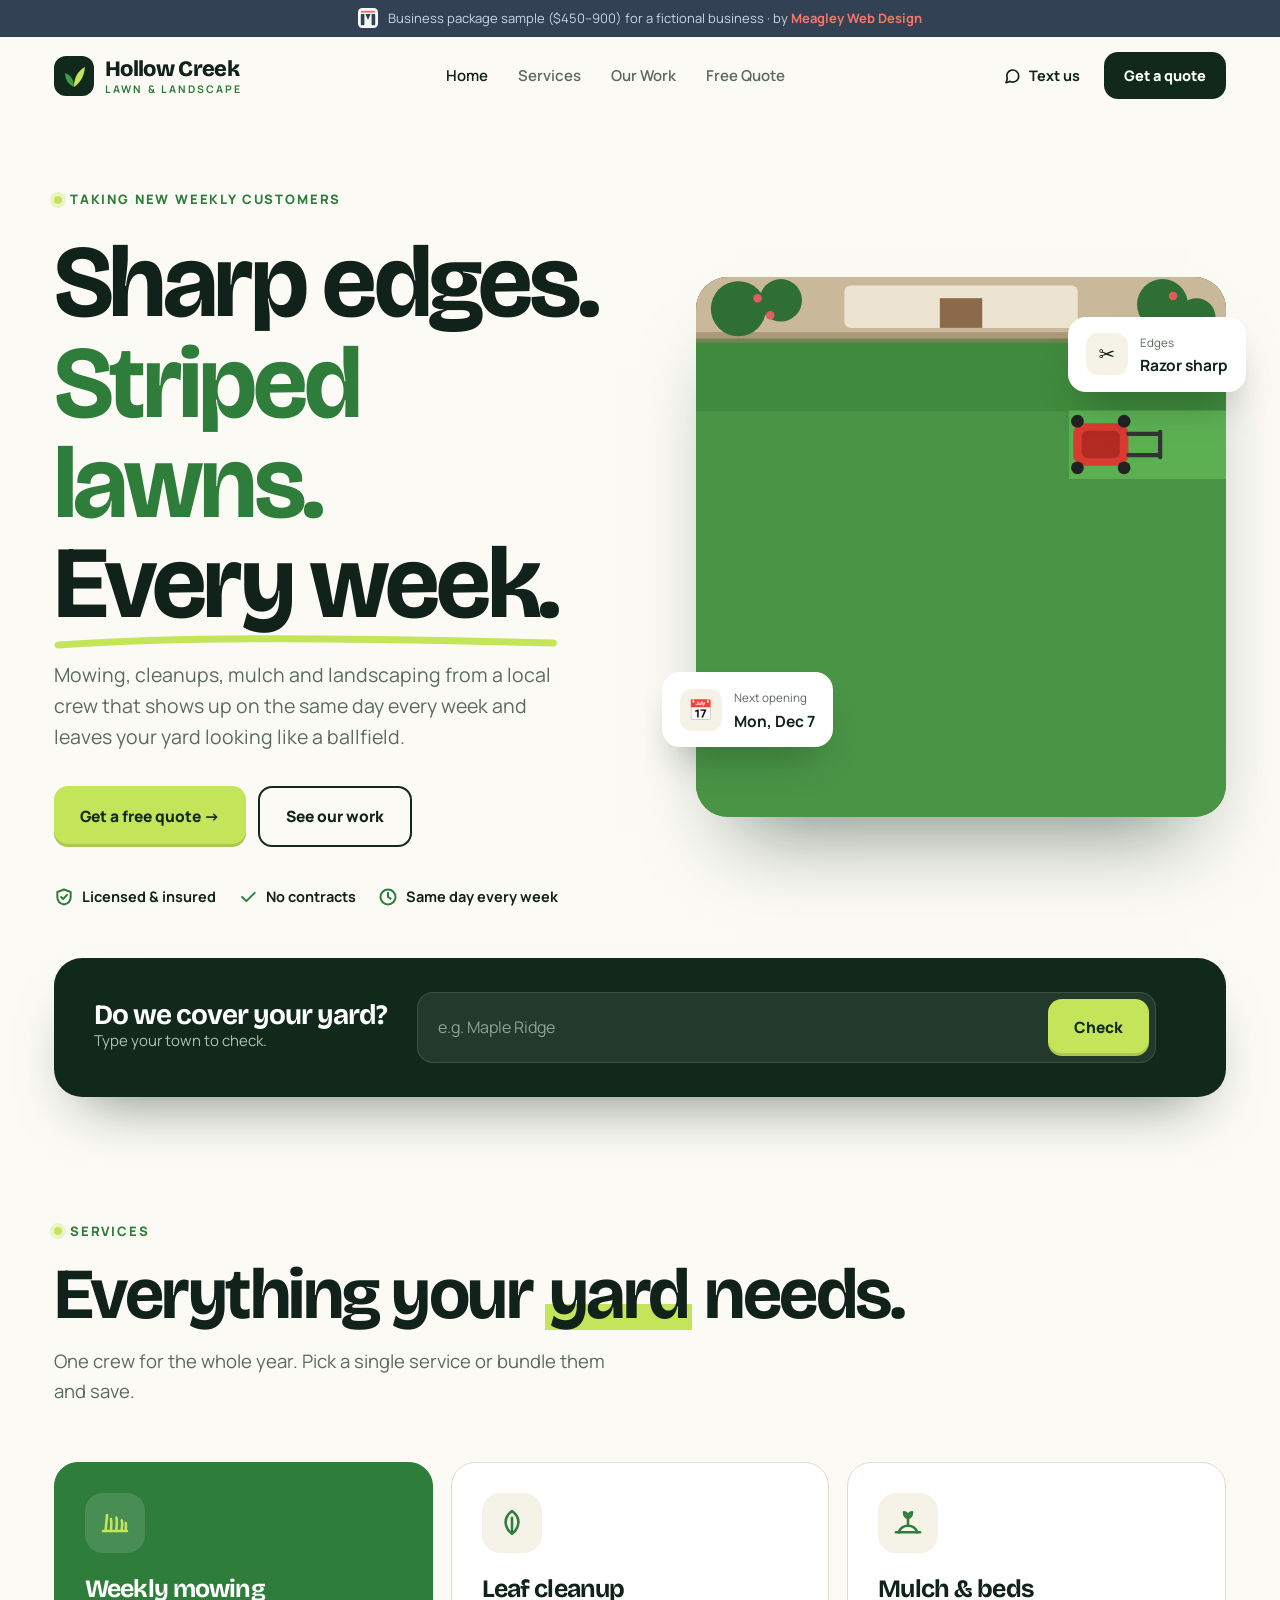
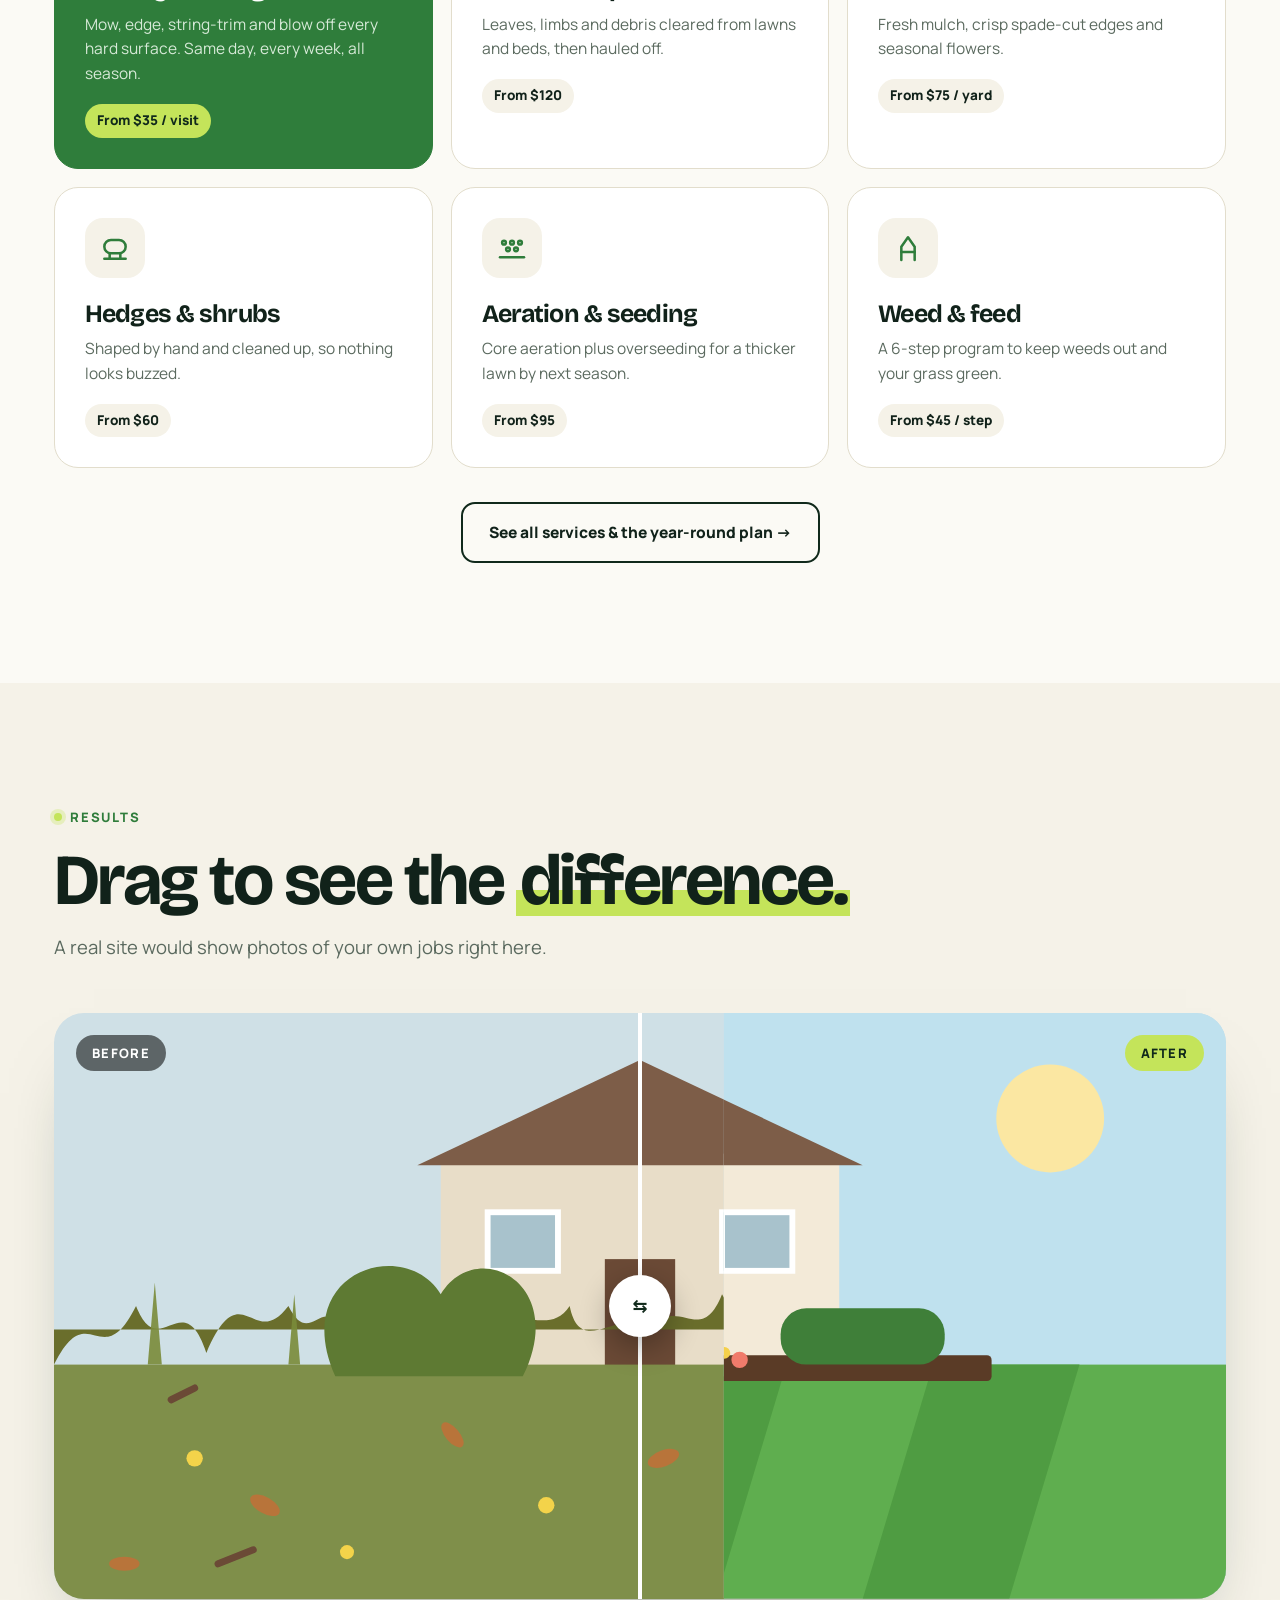
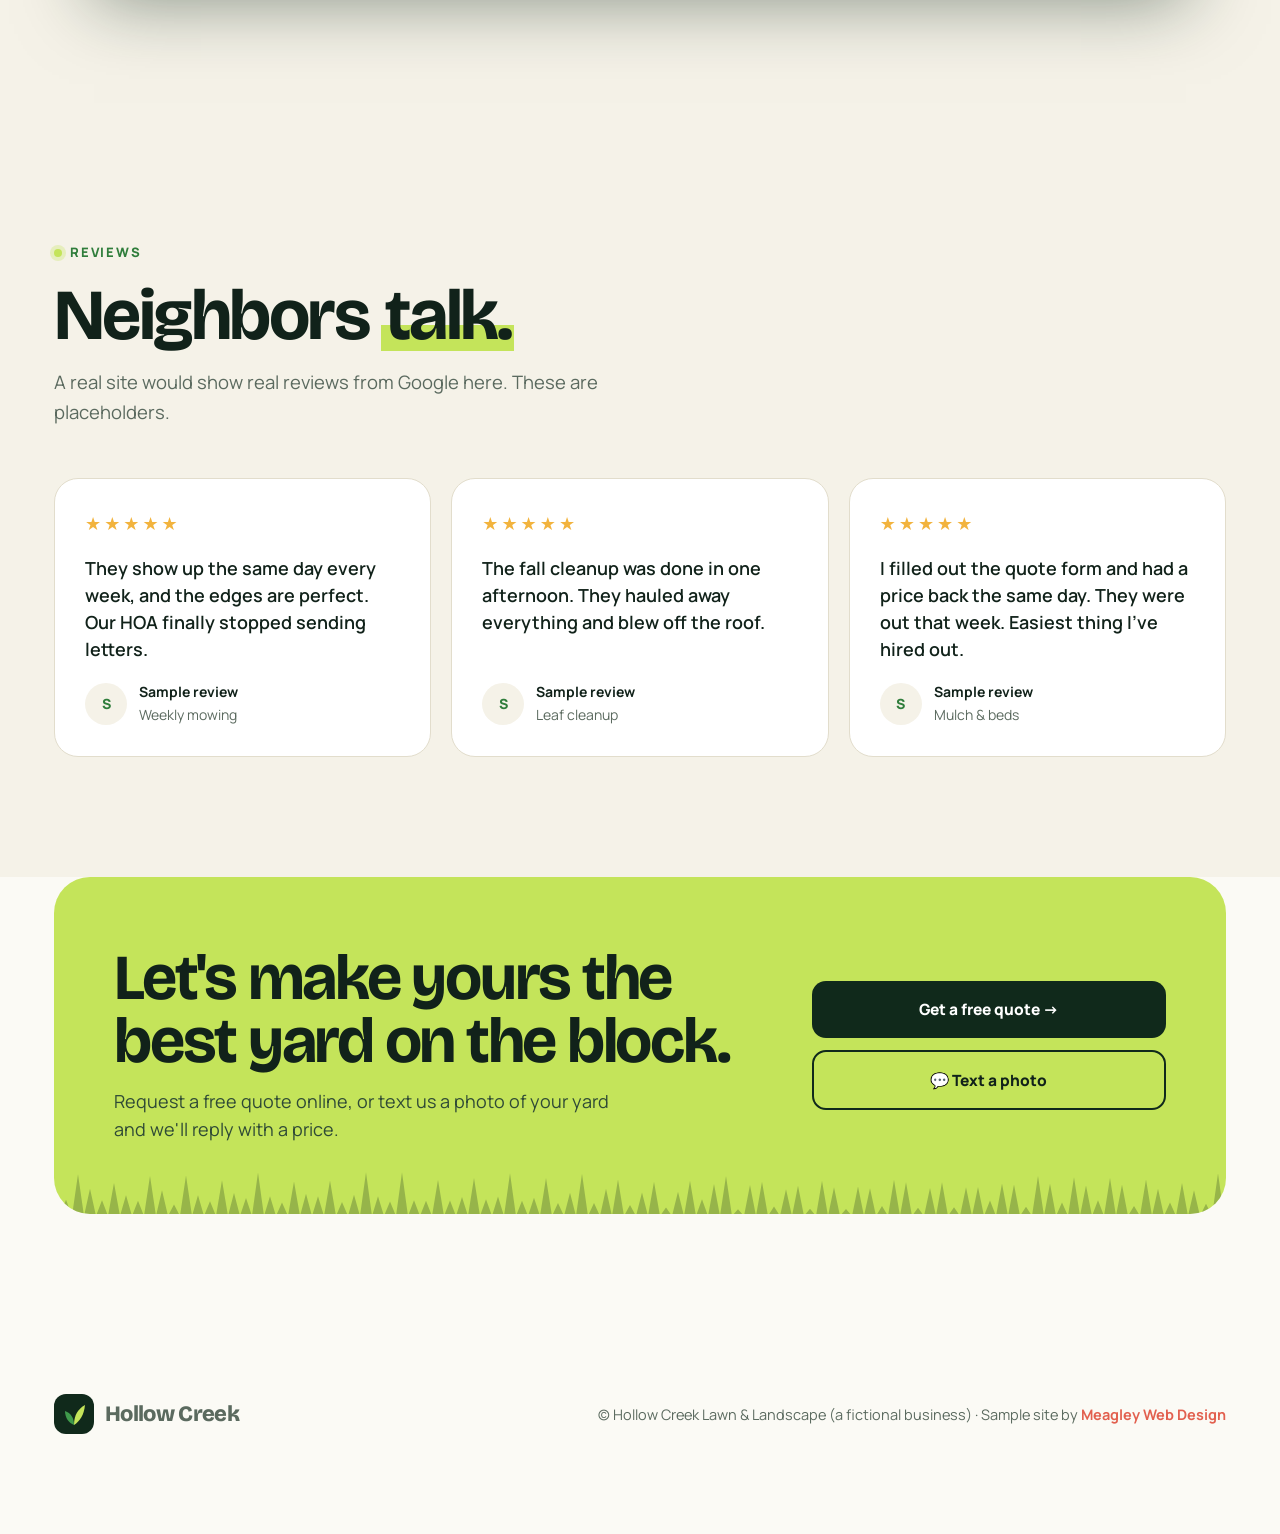
<file: work/hollow-creek-lawn/index.html>
<!doctype html>
<html lang="en">
<head>
<meta charset="utf-8"><script>if(location.hostname==="meagleyweb.github.io")location.replace("https://meagley.tech"+location.pathname+location.search+location.hash)</script>
<meta name="viewport" content="width=device-width, initial-scale=1">
<meta name="robots" content="noindex">
<title>Hollow Creek Lawn & Landscape · Business Sample by Meagley Web Design</title>
<meta name="description" content="Sample multi-page website for a fictional lawn care company, showing the Meagley Web Design Business package.">
<link rel="icon" href="data:image/svg+xml,%3Csvg xmlns='http://www.w3.org/2000/svg' viewBox='0 0 32 32'%3E%3Crect width='32' height='32' rx='9' fill='%2310291b'/%3E%3Cpath d='M16 25c0-8 3-13 9-16-1 8-4 13-9 16zM16 25c0-6-2-10-7-12 0 6 3 10 7 12z' fill='%23c4e45a'/%3E%3C/svg%3E">
<link rel="preconnect" href="https://fonts.googleapis.com">
<link rel="preconnect" href="https://fonts.gstatic.com" crossorigin>
<link href="https://fonts.googleapis.com/css2?family=Bricolage+Grotesque:opsz,wght@12..96,400..800&family=Manrope:wght@400;500;600;700;800&display=swap" rel="stylesheet">
<link rel="stylesheet" href="style.css">
</head>
<body>

<div class="mw-bar">
  <a href="../../" aria-label="Meagley Web Design home"><svg viewBox="0 0 100 100"><rect width="100" height="100" rx="22" fill="#f8fafc"/><rect x="14" y="14" width="72" height="10" rx="3.5" fill="#f87666"/><rect x="14" y="30.5" width="18" height="55.5" rx="3.5" fill="#334155"/><rect x="68" y="30.5" width="18" height="55.5" rx="3.5" fill="#334155"/><path d="M37 30.5h26L50 60z" fill="#334155"/></svg></a>
  <span>Business package sample ($450–900) for a fictional business · by <a href="../../">Meagley Web Design</a></span>
</div>

<nav class="top" id="nav">
  <div class="wrap">
    <a href="index.html" class="brand">
      <svg viewBox="0 0 40 40"><rect width="40" height="40" rx="12" fill="#10291b"/><path d="M20 31c0-10 4-16 11-20-1 10-5 16-11 20z" fill="#c4e45a"/><path d="M20 31c0-7-3-12-9-14 0 7 4 12 9 14z" fill="#3f9a4b"/></svg>
      <span>Hollow Creek<small>LAWN &amp; LANDSCAPE</small></span>
    </a>
    <div class="links"><a href="index.html" class="on">Home</a><a href="services.html">Services</a><a href="index.html#results">Our Work</a><a href="contact.html">Free Quote</a></div>
    <div class="nav-cta">
      <a class="txt" href="#" data-demo="On a real site, this opens a text to the business."><svg width="18" height="18" viewBox="0 0 24 24" fill="none" stroke="currentColor" stroke-width="2.2" stroke-linecap="round" stroke-linejoin="round"><path d="M21 12a8 8 0 0 1-11.5 7.2L4 21l1.8-5.5A8 8 0 1 1 21 12z"/></svg>Text us</a>
      <a class="btn btn-forest" href="contact.html">Get a quote</a>
    </div>
  </div>
</nav>

<header class="hero">
  <div class="wrap">
    <div>
      <span class="eyebrow reveal"><i></i>Taking new weekly customers</span>
      <h1 class="reveal d1">Sharp edges.<br><span class="g">Striped lawns.</span><br><span class="stripe">Every week.<svg viewBox="0 0 400 16" preserveAspectRatio="none"><path d="M4 10c90-8 200-8 392-2"/></svg></span></h1>
      <p class="sub reveal d2">Mowing, cleanups, mulch and landscaping from a local crew that shows up on the same day every week and leaves your yard looking like a ballfield.</p>
      <div class="cta reveal d3">
        <a class="btn btn-lime" href="contact.html">Get a free quote →</a>
        <a class="btn btn-line" href="index.html#results">See our work</a>
      </div>
      <div class="trust reveal d4">
        <span><svg viewBox="0 0 24 24"><path d="M12 3l8 3v6c0 5-3.5 8-8 9-4.5-1-8-4-8-9V6z"/><path d="M8.5 12l2.5 2.5 4.5-5"/></svg>Licensed &amp; insured</span>
        <span><svg viewBox="0 0 24 24"><path d="M5 12l5 5L20 7"/></svg>No contracts</span>
        <span><svg viewBox="0 0 24 24"><circle cx="12" cy="12" r="9"/><path d="M12 7v5l3 2"/></svg>Same day every week</span>
      </div>
    </div>
    <div class="lawn-wrap reveal d2">
      <div class="lawn">
        <svg viewBox="0 0 500 510" id="lawnSvg" aria-hidden="true">
          <rect width="500" height="510" fill="#4a9446"/>
          <g id="stripes"></g>
          <rect x="0" y="0" width="500" height="58" fill="#c9b99a"/>
          <rect x="0" y="52" width="500" height="10" fill="#8f7a5a" opacity=".5"/>
          <g fill="#2f6f35"><circle cx="40" cy="30" r="26"/><circle cx="80" cy="22" r="20"/><circle cx="440" cy="26" r="24"/><circle cx="472" cy="38" r="18"/></g>
          <g fill="#e05d5d"><circle cx="58" cy="20" r="4"/><circle cx="70" cy="36" r="4"/><circle cx="450" cy="18" r="4"/></g>
          <rect x="140" y="8" width="220" height="40" rx="6" fill="#ece3d0"/>
          <rect x="230" y="20" width="40" height="28" fill="#8a6a4a"/>
          <g id="mower" transform="translate(-60 100)">
            <rect x="-26" y="-20" width="52" height="40" rx="10" fill="#d93b30"/>
            <rect x="-18" y="-13" width="36" height="26" rx="6" fill="#b22a22"/>
            <circle cx="-22" cy="-22" r="6" fill="#222"/><circle cx="22" cy="-22" r="6" fill="#222"/><circle cx="-22" cy="22" r="6" fill="#222"/><circle cx="22" cy="22" r="6" fill="#222"/>
            <path id="handle" d="M-26 -10h-30M-26 10h-30M-56 -12v24" stroke="#333" stroke-width="4" stroke-linecap="round" fill="none"/>
          </g>
        </svg>
      </div>
      <div class="float f1"><span class="ic">📅</span><div><small>Next opening</small><b id="nextOpen">Tuesday</b></div></div>
      <div class="float f2"><span class="ic">✂️</span><div><small>Edges</small><b>Razor sharp</b></div></div>
    </div>
  </div>
</header>

<div class="wrap">
  <div class="area reveal">
    <div><h3>Do we cover your yard?</h3><p>Type your town to check.</p></div>
    <form id="areaForm"><input id="areaIn" list="towns" placeholder="e.g. Maple Ridge" aria-label="Your town"><datalist id="towns"></datalist><button class="btn btn-lime" type="submit">Check</button></form>
    <span></span>
    <div class="res" id="areaRes"></div>
  </div>
</div>


<section id="services">
  <div class="wrap">
    <span class="eyebrow reveal"><i></i>Services</span>
    <h2 class="h2 reveal d1">Everything your <span class="hl">yard</span> needs.</h2>
    <p class="lead reveal d2">One crew for the whole year. Pick a single service or bundle them and save.</p>
    <div class="svc-grid">
      <div class="svc big reveal"><div class="ic"><svg viewBox="0 0 24 24"><path d="M3 18h18"/><path d="M5 18c0-4 1-8 1-12M9 18c0-3 .5-6 0-9M13 18c0-4 1-7 0-10M17 18c0-3 1-6 0-8M20 18c0-2 .5-4 0-6"/></svg></div><h3>Weekly mowing</h3><p>Mow, edge, string-trim and blow off every hard surface. Same day, every week, all season.</p><span class="from">From $35 / visit</span></div>
      <div class="svc reveal d1"><div class="ic"><svg viewBox="0 0 24 24"><path d="M12 3c4 3 6 7 4 12-1 3-4 5-4 5s-3-2-4-5c-2-5 0-9 4-12z"/><path d="M12 8v12"/></svg></div><h3>Leaf cleanup</h3><p>Leaves, limbs and debris cleared from lawns and beds, then hauled off.</p><span class="from">From $120</span></div>
      <div class="svc reveal d2"><div class="ic"><svg viewBox="0 0 24 24"><path d="M3 19h18"/><path d="M5 19c1-3 3-5 7-5s6 2 7 5"/><path d="M12 14V8M12 8c-2 0-3-2-3-4 2 0 3 2 3 4zM12 8c2 0 3-2 3-4-2 0-3 2-3 4z"/></svg></div><h3>Mulch &amp; beds</h3><p>Fresh mulch, crisp spade-cut edges and seasonal flowers.</p><span class="from">From $75 / yard</span></div>
      <div class="svc reveal d1"><div class="ic"><svg viewBox="0 0 24 24"><rect x="4" y="6" width="16" height="10" rx="5"/><path d="M8 16v4M16 16v4M4 20h16"/></svg></div><h3>Hedges &amp; shrubs</h3><p>Shaped by hand and cleaned up, so nothing looks buzzed.</p><span class="from">From $60</span></div>
      <div class="svc reveal d2"><div class="ic"><svg viewBox="0 0 24 24"><circle cx="6" cy="8" r="1.4"/><circle cx="12" cy="8" r="1.4"/><circle cx="18" cy="8" r="1.4"/><circle cx="9" cy="13" r="1.4"/><circle cx="15" cy="13" r="1.4"/><path d="M3 19h18"/></svg></div><h3>Aeration &amp; seeding</h3><p>Core aeration plus overseeding for a thicker lawn by next season.</p><span class="from">From $95</span></div>
      <div class="svc reveal d3"><div class="ic"><svg viewBox="0 0 24 24"><path d="M7 21V11l5-7 5 7v10"/><path d="M7 15h10"/></svg></div><h3>Weed &amp; feed</h3><p>A 6-step program to keep weeds out and your grass green.</p><span class="from">From $45 / step</span></div>
    </div>
    <div class="more reveal"><a class="btn btn-line" href="services.html">See all services &amp; the year-round plan →</a></div>
  </div>
</section>

<section class="ba-sec" id="results">
  <div class="wrap">
    <span class="eyebrow reveal"><i></i>Results</span>
    <h2 class="h2 reveal d1">Drag to see the <span class="hl">difference.</span></h2>
    <p class="lead reveal d2">A real site would show photos of your own jobs right here.</p>
    <div class="ba reveal" id="ba">
      <svg viewBox="0 0 1000 500" preserveAspectRatio="xMidYMid slice" aria-hidden="true">
        <rect width="1000" height="500" fill="#cfe0e6"/>
        <circle cx="850" cy="90" r="46" fill="#f6e3a6"/>
        <rect x="330" y="120" width="340" height="190" fill="#e8ddc8"/><path d="M310 130l190-90 190 90z" fill="#7d5d48"/>
        <rect x="470" y="210" width="60" height="100" fill="#6b4a36"/><rect x="370" y="170" width="60" height="50" fill="#a8c2cc" stroke="#fff" stroke-width="5"/><rect x="570" y="170" width="60" height="50" fill="#a8c2cc" stroke="#fff" stroke-width="5"/>
        <rect y="300" width="1000" height="200" fill="#7f8f4a"/>
        <g fill="#6a6e2c"><path d="M0 300c30-60 40 10 70-50 20 50 40-20 60 40 30-70 40 0 70-40 20 40 30-20 50 30 30-60 40 10 60-30 30 50 30-10 60 30 20-40 50 0 70-30 10 50 50-10 60 30 30-50 50 10 70-40 20 40 40-10 60 20 30-40 40 10 60-20 20 30 30-10 50 30 20-40 50 0 60-20v20H0z"/></g>
        <g fill="#7a8b3a" opacity=".9"><path d="M80 300l6-70 6 70zM200 300l5-60 5 60zM300 300l4-55 4 55zM690 300l6-65 6 65zM800 300l5-70 5 70zM900 300l4-50 4 50z"/></g>
        <g fill="#f3d34a"><circle cx="120" cy="380" r="7"/><circle cx="420" cy="420" r="7"/><circle cx="760" cy="370" r="7"/><circle cx="600" cy="450" r="6"/><circle cx="250" cy="460" r="6"/></g>
        <g fill="#b8743a"><ellipse cx="180" cy="420" rx="14" ry="7" transform="rotate(30 180 420)"/><ellipse cx="520" cy="380" rx="14" ry="7" transform="rotate(-20 520 380)"/><ellipse cx="860" cy="440" rx="14" ry="7"/><ellipse cx="340" cy="360" rx="13" ry="6" transform="rotate(50 340 360)"/><ellipse cx="680" cy="470" rx="14" ry="7" transform="rotate(10 680 470)"/><ellipse cx="60" cy="470" rx="13" ry="6"/></g>
        <g fill="#5e7a33"><path d="M240 310c-40-90 60-120 90-70 30-50 110-10 70 70z"/><path d="M630 310c-30-100 70-110 90-60 40-40 110 10 60 70z"/></g>
        <path d="M100 330l20-10M140 470l30-12" stroke="#6b4a36" stroke-width="6" stroke-linecap="round"/>
      </svg>
      <svg class="after" viewBox="0 0 1000 500" preserveAspectRatio="xMidYMid slice" aria-hidden="true">
        <rect width="1000" height="500" fill="#bfe1ee"/>
        <circle cx="850" cy="90" r="46" fill="#fbe7a2"/>
        <rect x="330" y="120" width="340" height="190" fill="#f3ead8"/><path d="M310 130l190-90 190 90z" fill="#7d5d48"/>
        <rect x="470" y="210" width="60" height="100" fill="#2f5d45"/><rect x="370" y="170" width="60" height="50" fill="#a8c2cc" stroke="#fff" stroke-width="5"/><rect x="570" y="170" width="60" height="50" fill="#a8c2cc" stroke="#fff" stroke-width="5"/>
        <rect y="300" width="1000" height="200" fill="#5fae4f"/>
        <g fill="#4f9c42"><path d="M0 300h125l-60 200H0z"/><path d="M250 300h125l-60 200H190z"/><path d="M500 300h125l-60 200H440z"/><path d="M750 300h125l-60 200H690z"/></g>
        <rect x="220" y="292" width="580" height="22" rx="4" fill="#5a3b26"/>
        <g fill="#3f7f39"><rect x="240" y="252" width="140" height="48" rx="22"/><rect x="620" y="252" width="140" height="48" rx="22"/></g>
        <g fill="#f07b6b"><circle cx="420" cy="296" r="7"/><circle cx="445" cy="300" r="7"/><circle cx="560" cy="298" r="7"/><circle cx="585" cy="296" r="7"/></g>
        <g fill="#f5d04a"><circle cx="432" cy="290" r="5"/><circle cx="572" cy="290" r="5"/></g>
        <path d="M480 310h40l40 190h-120z" fill="#e3dccb"/>
      </svg>
      <div class="handle" id="handle"><div class="knob">⇆</div></div>
      <span class="lbl b">Before</span><span class="lbl a">After</span>
      <input type="range" class="ba-range" id="baRange" min="0" max="100" value="50" aria-label="Before and after slider">
    </div>
  </div>
</section>

<section style="background:var(--cream)">
  <div class="wrap">
    <span class="eyebrow reveal"><i></i>Reviews</span>
    <h2 class="h2 reveal d1">Neighbors <span class="hl">talk.</span></h2>
    <p class="lead reveal d2">A real site would show real reviews from Google here. These are placeholders.</p>
    <div class="reviews">
      <div class="rev reveal"><div class="stars">★★★★★</div><q>They show up the same day every week, and the edges are perfect. Our HOA finally stopped sending letters.</q><div class="who"><i>S</i><div><b>Sample review</b>Weekly mowing</div></div></div>
      <div class="rev reveal d1"><div class="stars">★★★★★</div><q>The fall cleanup was done in one afternoon. They hauled away everything and blew off the roof.</q><div class="who"><i>S</i><div><b>Sample review</b>Leaf cleanup</div></div></div>
      <div class="rev reveal d2"><div class="stars">★★★★★</div><q>I filled out the quote form and had a price back the same day. They were out that week. Easiest thing I've hired out.</q><div class="who"><i>S</i><div><b>Sample review</b>Mulch &amp; beds</div></div></div>
    </div>
  </div>
</section>

<section style="padding-top:0">
  <div class="wrap">
    <div class="big-cta reveal">
      <div><h2>Let's make yours the best yard on the block.</h2><p>Request a free quote online, or text us a photo of your yard and we'll reply with a price.</p></div>
      <div class="acts"><a class="btn btn-forest" href="contact.html">Get a free quote →</a><a class="btn btn-line" href="#" data-demo="On a real site, this opens a text to the business.">💬 Text a photo</a></div>
      <svg class="blades" viewBox="0 0 1200 60" preserveAspectRatio="none"><path id="bladePath" fill="#10291b"/></svg>
    </div>
  </div>
</section>


<footer>
  <div class="wrap row">
    <a href="index.html" class="brand"><svg viewBox="0 0 40 40"><rect width="40" height="40" rx="12" fill="#10291b"/><path d="M20 31c0-10 4-16 11-20-1 10-5 16-11 20z" fill="#c4e45a"/><path d="M20 31c0-7-3-12-9-14 0 7 4 12 9 14z" fill="#3f9a4b"/></svg><span>Hollow Creek</span></a>
    <span>© Hollow Creek Lawn &amp; Landscape (a fictional business) · Sample site by <a href="../../" style="color:#e2604f;font-weight:700">Meagley Web Design</a></span>
  </div>
</footer>

<div class="mbar" id="mbar"><a class="btn btn-lime" href="contact.html">Get a quote</a><a class="btn btn-line" style="border-color:#fff;color:#fff" href="#" data-demo="On a real site, this opens a text to the business.">💬 Text</a></div>
<div class="toast" id="toast"></div>

<script src="script.js"></script>
<script src="/count.js" defer></script>
</body>
</html>
</file>
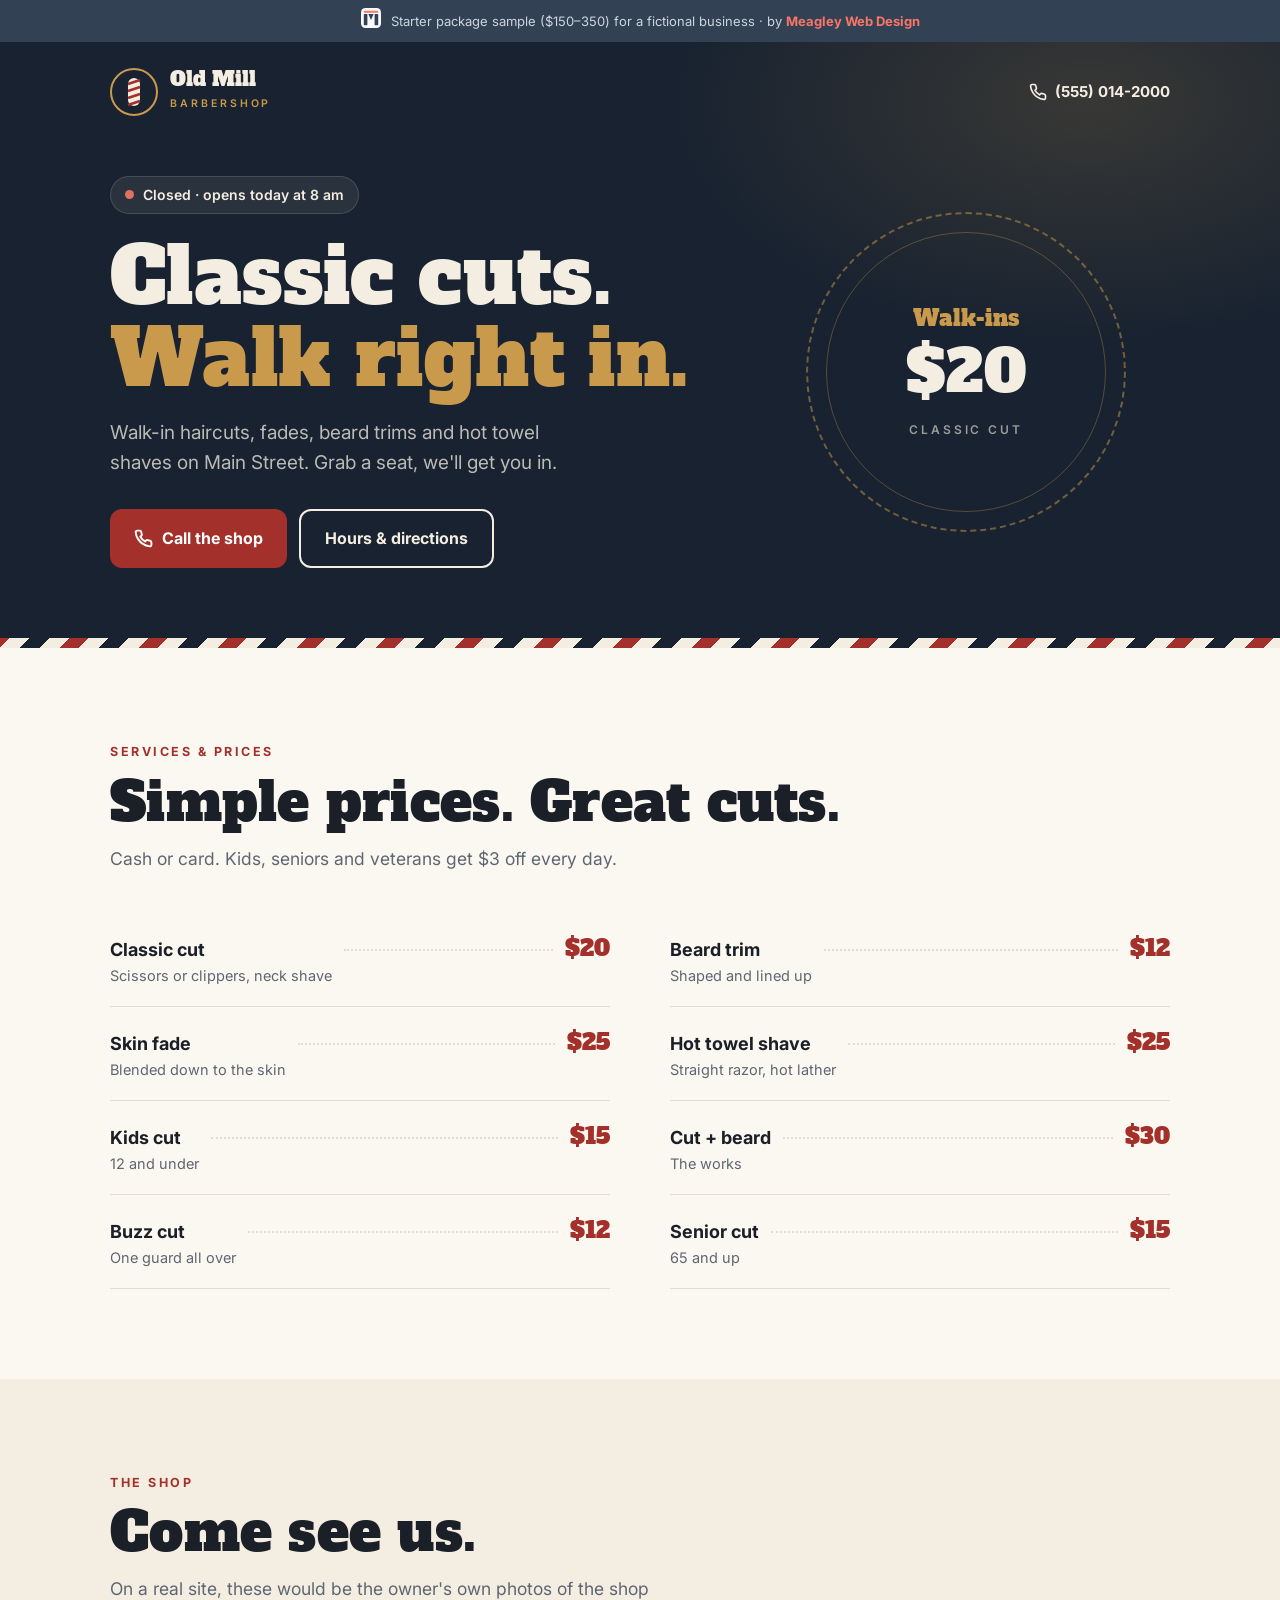
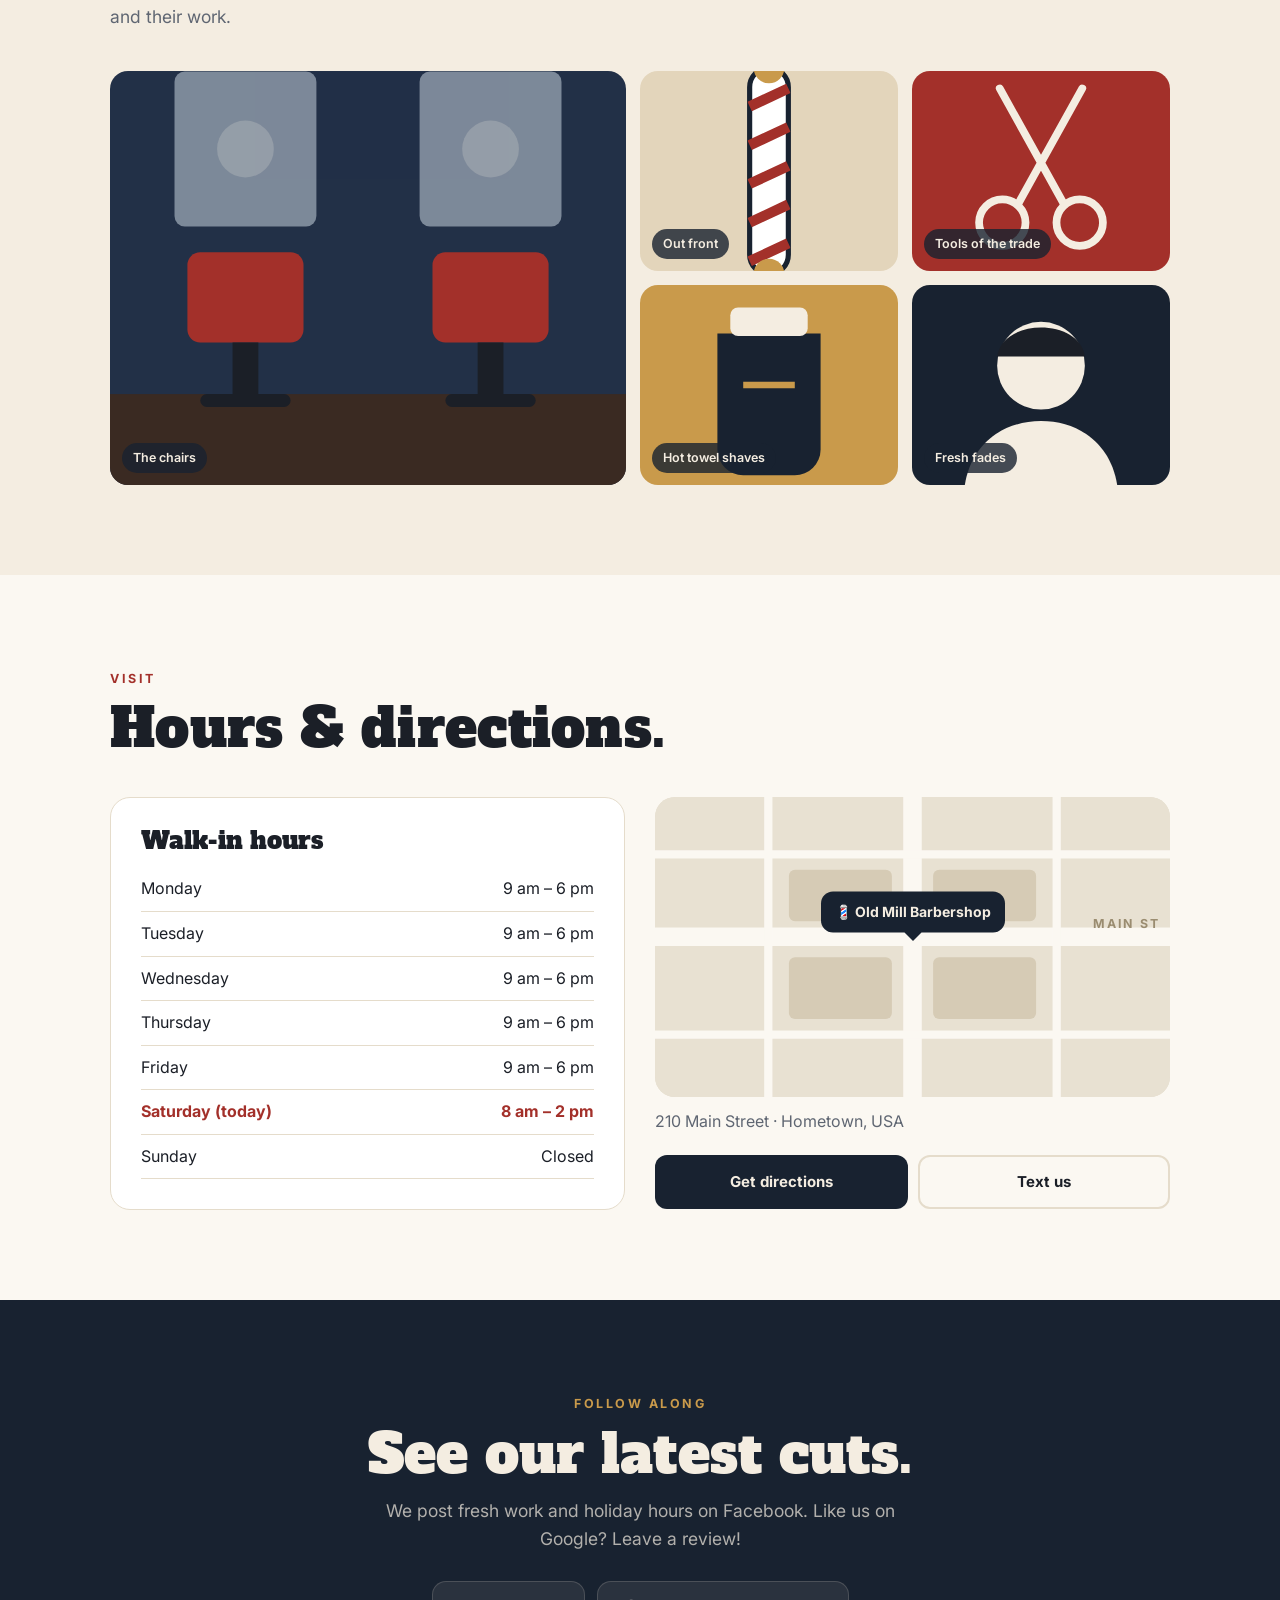
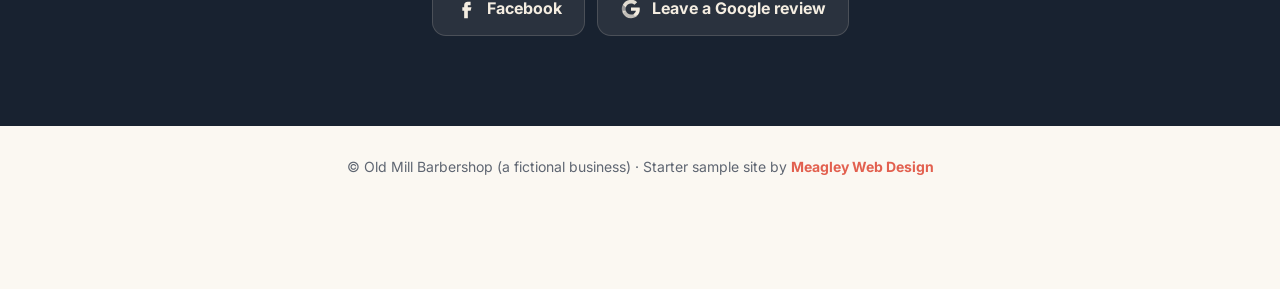
<file: work/old-mill-barbershop/index.html>
<!doctype html>
<html lang="en">
<head>
<meta charset="utf-8"><script>if(location.hostname==="meagleyweb.github.io")location.replace("https://meagley.tech"+location.pathname+location.search+location.hash)</script>
<meta name="viewport" content="width=device-width, initial-scale=1">
<meta name="robots" content="noindex">
<title>Old Mill Barbershop · Starter Sample by Meagley Web Design</title>
<meta name="description" content="Sample one-page website for a fictional barbershop, showing the Meagley Web Design Starter package.">
<link rel="icon" href="data:image/svg+xml,%3Csvg xmlns='http://www.w3.org/2000/svg' viewBox='0 0 32 32'%3E%3Crect width='32' height='32' rx='8' fill='%23182230'/%3E%3Crect x='12' y='5' width='8' height='22' rx='4' fill='%23f4ede1'/%3E%3Cpath d='M12 9l8-3M12 15l8-3M12 21l8-3M12 27l8-3' stroke='%23a3302a' stroke-width='2.4'/%3E%3C/svg%3E">
<link rel="preconnect" href="https://fonts.googleapis.com">
<link rel="preconnect" href="https://fonts.gstatic.com" crossorigin>
<link href="https://fonts.googleapis.com/css2?family=Alfa+Slab+One&family=Inter:wght@400;500;600;700&display=swap" rel="stylesheet">
<style>
:root{--navy:#182230;--navy-2:#223047;--red:#a3302a;--red-2:#c2413a;--cream:#f4ede1;--paper:#fbf8f2;--ink:#1b1f27;--muted:#5f6672;--line:#e5dccb;--gold:#c99a4b;--ease:cubic-bezier(.2,.75,.15,1)}
*{box-sizing:border-box;margin:0;padding:0}
html{scroll-behavior:smooth}
body{font-family:Inter,system-ui,sans-serif;background:var(--paper);color:var(--ink);line-height:1.6;-webkit-font-smoothing:antialiased;overflow-x:hidden}
a{color:inherit;text-decoration:none}
button{font:inherit;color:inherit;background:none;border:0;cursor:pointer}
h1,h2,h3{font-family:"Alfa Slab One",serif;font-weight:400;line-height:1.05;letter-spacing:.005em}
.wrap{max-width:1100px;margin:0 auto;padding:0 20px}
.reveal{opacity:0;transform:translateY(24px);transition:opacity .8s var(--ease),transform .8s var(--ease)}
.reveal.in{opacity:1;transform:none}
.btn{display:inline-flex;align-items:center;justify-content:center;gap:9px;font-weight:700;font-size:16px;padding:15px 24px;border-radius:12px;transition:.25s var(--ease);white-space:nowrap}
.btn svg{width:19px;height:19px}
.btn-red{background:var(--red);color:#fff}
.btn-red:hover{background:var(--red-2);transform:translateY(-2px)}
.btn-line{border:2px solid currentColor}
.btn-line:hover{background:rgba(255,255,255,.08)}
.kicker{font-size:12.5px;font-weight:700;letter-spacing:.2em;text-transform:uppercase;color:var(--red)}

.mw-bar{background:#334155;color:#cbd5e1;font-size:13px;display:flex;justify-content:center;align-items:center;gap:10px;padding:8px 16px;text-align:center}
.mw-bar svg{width:20px;height:20px;flex:none}
.mw-bar a{color:#f87666;font-weight:700}

.pole{height:10px;background:repeating-linear-gradient(-45deg,var(--red) 0 14px,var(--cream) 14px 28px,var(--navy) 28px 42px,var(--cream) 42px 56px);background-size:79px 10px;animation:pole 3s linear infinite}
@keyframes pole{to{background-position:79px 0}}

/* hero */
.hero{background:var(--navy);color:var(--cream);position:relative;overflow:hidden}
.hero::before{content:"";position:absolute;inset:0;background:radial-gradient(700px 400px at 85% 10%,rgba(201,154,75,.18),transparent 60%)}
.hero .wrap{position:relative;padding-top:26px;padding-bottom:70px}
.top{display:flex;justify-content:space-between;align-items:center;gap:16px;margin-bottom:60px}
.logo{display:flex;align-items:center;gap:12px}
.logo .badge{width:48px;height:48px;border-radius:50%;border:2px solid var(--gold);display:grid;place-items:center}
.logo b{font-family:"Alfa Slab One";font-weight:400;font-size:20px;display:block;line-height:1}
.logo small{font-size:10.5px;letter-spacing:.28em;color:var(--gold);font-weight:600}
.top .call{font-weight:700;display:flex;align-items:center;gap:8px;font-size:15px}
.top .call svg{width:18px;height:18px}
.hero-grid{display:grid;grid-template-columns:1.2fr .8fr;gap:40px;align-items:center}
.status{display:inline-flex;align-items:center;gap:9px;font-size:14px;font-weight:600;background:rgba(244,237,225,.08);border:1px solid rgba(244,237,225,.15);padding:7px 14px;border-radius:99px;margin-bottom:22px}
.status i{width:9px;height:9px;border-radius:50%;background:#6fcf7f}
.status.closed i{background:#e0705f}
.hero h1{font-size:clamp(44px,7vw,78px);margin-bottom:18px}
@media (min-width:560px){.hero h1 span{white-space:nowrap}}
.hero h1 span{color:var(--gold)}
.hero p.sub{font-size:19px;color:rgba(244,237,225,.75);max-width:470px;margin-bottom:30px}
.ctas{display:flex;gap:12px;flex-wrap:wrap}
.since{justify-self:center;width:min(320px,100%);aspect-ratio:1;border-radius:50%;border:2px dashed rgba(201,154,75,.5);display:grid;place-items:center;text-align:center;position:relative}
.since::before{content:"";position:absolute;inset:18px;border-radius:50%;border:1px solid rgba(201,154,75,.35)}
.since div{font-family:"Alfa Slab One";font-size:22px;line-height:1.2;color:var(--gold)}
.since div b{display:block;font-size:58px;color:var(--cream);font-weight:400;margin:6px 0}
.since div small{font-family:Inter;font-size:12px;letter-spacing:.24em;color:rgba(244,237,225,.6);font-weight:600}

section{padding:90px 0}
.h2{font-size:clamp(34px,5vw,54px);margin:10px 0 14px}
.lead{color:var(--muted);font-size:17.5px;max-width:540px}

/* services */
.svc{display:grid;grid-template-columns:1fr 1fr;gap:0 60px;margin-top:40px}
.row{display:flex;align-items:baseline;gap:12px;padding:18px 0;border-bottom:1px solid var(--line)}
.row b{font-size:18px;font-weight:700}
.row small{display:block;color:var(--muted);font-size:14.5px;font-weight:400}
.row .dots{flex:1;border-bottom:2px dotted var(--line);transform:translateY(-5px);min-width:20px}
.row .p{font-family:"Alfa Slab One";font-size:22px;color:var(--red)}
.note{margin-top:22px;color:var(--muted);font-size:15px}

/* photos */
.photos{background:var(--cream)}
.gal{display:grid;grid-template-columns:2fr 1fr 1fr;grid-template-rows:200px 200px;gap:14px;margin-top:40px}
.ph{border-radius:18px;overflow:hidden;position:relative}
.ph:first-child{grid-row:span 2}
.ph svg{width:100%;height:100%;display:block}
.ph span{position:absolute;left:12px;bottom:12px;background:rgba(24,34,48,.8);color:var(--cream);font-size:12.5px;font-weight:600;padding:5px 11px;border-radius:99px}

/* visit */
.visit{display:grid;grid-template-columns:1fr 1fr;gap:30px;margin-top:40px}
.card{background:#fff;border:1px solid var(--line);border-radius:20px;padding:30px}
.card h3{font-size:24px;margin-bottom:6px}
.hours{list-style:none;margin-top:14px}
.hours li{display:flex;justify-content:space-between;padding:9px 0;border-bottom:1px solid var(--line);font-size:16px}
.hours li.now{color:var(--red);font-weight:700}
.map{border-radius:20px;overflow:hidden;min-height:300px;position:relative;background:#e8e1d2}
.map svg{position:absolute;inset:0;width:100%;height:100%}
.map .pin{position:absolute;left:50%;top:45%;transform:translate(-50%,-100%);background:var(--navy);color:var(--cream);padding:9px 14px;border-radius:12px;font-weight:700;font-size:14px;white-space:nowrap}
.map .pin::after{content:"";position:absolute;left:50%;bottom:-6px;width:12px;height:12px;background:var(--navy);transform:translateX(-50%) rotate(45deg)}
.addr{margin:12px 0 20px;color:var(--muted)}
.acts{display:grid;grid-template-columns:1fr 1fr;gap:10px}
.acts .btn{font-size:15px;padding:13px 14px}
.btn-navy{background:var(--navy);color:var(--cream)}
.btn-navy:hover{background:var(--navy-2)}
.btn-ghost{border:2px solid var(--line)}
.btn-ghost:hover{border-color:var(--navy)}

/* social */
.social{background:var(--navy);color:var(--cream);text-align:center}
.social .lead{color:rgba(244,237,225,.7);margin:0 auto}
.soc{display:flex;justify-content:center;gap:12px;margin-top:28px;flex-wrap:wrap}
.soc a{display:flex;align-items:center;gap:10px;background:rgba(244,237,225,.08);border:1px solid rgba(244,237,225,.16);padding:14px 22px;border-radius:14px;font-weight:700;transition:.25s}
.soc a:hover{background:rgba(244,237,225,.16)}
.soc svg{width:22px;height:22px}

footer{padding:30px 0 110px;text-align:center;color:var(--muted);font-size:14px}

/* sticky phone bar */
.bar{position:fixed;left:0;right:0;bottom:0;z-index:50;display:none;grid-template-columns:repeat(3,1fr);background:var(--navy);border-top:3px solid var(--red)}
.bar a{display:flex;flex-direction:column;align-items:center;gap:3px;padding:10px 0 12px;color:var(--cream);font-size:12.5px;font-weight:700}
.bar a+a{border-left:1px solid rgba(244,237,225,.12)}
.bar svg{width:22px;height:22px}
.toast{position:fixed;left:50%;top:20px;transform:translate(-50%,-300%);visibility:hidden;background:var(--navy);color:var(--cream);padding:13px 20px;border-radius:12px;font-weight:600;z-index:90;transition:.45s var(--ease);max-width:calc(100% - 32px);text-align:center}
.toast.show{transform:translate(-50%,0);visibility:visible}

@media (max-width:860px){
  .hero-grid,.visit,.svc{grid-template-columns:1fr}
  .since{display:none}
  .gal{grid-template-columns:1fr 1fr;grid-template-rows:180px 140px 140px}
  .ph:first-child{grid-column:span 2;grid-row:auto}
  .top .call span{display:none}
  .bar{display:grid}
  section{padding:70px 0}
}
@media (prefers-reduced-motion:reduce){*{animation:none!important;transition:none!important}.reveal{opacity:1;transform:none}}
</style>
</head>
<body>

<div class="mw-bar">
  <a href="../../" aria-label="Meagley Web Design home"><svg viewBox="0 0 100 100"><rect width="100" height="100" rx="22" fill="#f8fafc"/><rect x="14" y="14" width="72" height="10" rx="3.5" fill="#f87666"/><rect x="14" y="30.5" width="18" height="55.5" rx="3.5" fill="#334155"/><rect x="68" y="30.5" width="18" height="55.5" rx="3.5" fill="#334155"/><path d="M37 30.5h26L50 60z" fill="#334155"/></svg></a>
  <span>Starter package sample ($150–350) for a fictional business · by <a href="../../">Meagley Web Design</a></span>
</div>

<header class="hero">
  <div class="wrap">
    <div class="top">
      <div class="logo">
        <span class="badge"><svg width="22" height="30" viewBox="0 0 22 30"><rect x="5" y="1" width="12" height="28" rx="6" fill="#f4ede1"/><path d="M5 7l12-4M5 14l12-4M5 21l12-4M5 28l12-4" stroke="#a3302a" stroke-width="2.6"/></svg></span>
        <span><b>Old Mill</b><small>BARBERSHOP</small></span>
      </div>
      <a class="call" href="tel:+15550142000" data-demo><svg viewBox="0 0 24 24" fill="none" stroke="currentColor" stroke-width="2.2" stroke-linecap="round" stroke-linejoin="round"><path d="M22 16.9v3a2 2 0 0 1-2.2 2 19.8 19.8 0 0 1-8.6-3.1 19.5 19.5 0 0 1-6-6A19.8 19.8 0 0 1 2.1 4.2 2 2 0 0 1 4.1 2h3a2 2 0 0 1 2 1.7c.1.9.4 1.8.7 2.7a2 2 0 0 1-.5 2.1L8 9.8a16 16 0 0 0 6 6l1.3-1.3a2 2 0 0 1 2.1-.5c.9.3 1.8.6 2.7.7a2 2 0 0 1 1.7 2z"/></svg><span>(555) 014-2000</span></a>
    </div>
    <div class="hero-grid">
      <div>
        <span class="status" id="status"><i></i><span id="statusTxt">Checking hours…</span></span>
        <h1 class="reveal">Classic cuts.<br><span>Walk right in.</span></h1>
        <p class="sub reveal">Walk-in haircuts, fades, beard trims and hot towel shaves on Main Street. Grab a seat, we'll get you in.</p>
        <div class="ctas reveal">
          <a class="btn btn-red" href="tel:+15550142000" data-demo><svg viewBox="0 0 24 24" fill="none" stroke="currentColor" stroke-width="2.4" stroke-linecap="round" stroke-linejoin="round"><path d="M22 16.9v3a2 2 0 0 1-2.2 2 19.8 19.8 0 0 1-8.6-3.1 19.5 19.5 0 0 1-6-6A19.8 19.8 0 0 1 2.1 4.2 2 2 0 0 1 4.1 2h3a2 2 0 0 1 2 1.7c.1.9.4 1.8.7 2.7a2 2 0 0 1-.5 2.1L8 9.8a16 16 0 0 0 6 6l1.3-1.3a2 2 0 0 1 2.1-.5c.9.3 1.8.6 2.7.7a2 2 0 0 1 1.7 2z"/></svg>Call the shop</a>
          <a class="btn btn-line" href="#visit">Hours &amp; directions</a>
        </div>
      </div>
      <div class="since" aria-hidden="true"><div>Walk-ins<b>$20</b><small>CLASSIC CUT</small></div></div>
    </div>
  </div>
  <div class="pole"></div>
</header>

<section id="services">
  <div class="wrap">
    <span class="kicker reveal">Services &amp; prices</span>
    <h2 class="h2 reveal">Simple prices. Great cuts.</h2>
    <p class="lead reveal">Cash or card. Kids, seniors and veterans get $3 off every day.</p>
    <div class="svc">
      <div class="reveal">
        <div class="row"><div><b>Classic cut</b><small>Scissors or clippers, neck shave</small></div><span class="dots"></span><span class="p">$20</span></div>
        <div class="row"><div><b>Skin fade</b><small>Blended down to the skin</small></div><span class="dots"></span><span class="p">$25</span></div>
        <div class="row"><div><b>Kids cut</b><small>12 and under</small></div><span class="dots"></span><span class="p">$15</span></div>
        <div class="row"><div><b>Buzz cut</b><small>One guard all over</small></div><span class="dots"></span><span class="p">$12</span></div>
      </div>
      <div class="reveal">
        <div class="row"><div><b>Beard trim</b><small>Shaped and lined up</small></div><span class="dots"></span><span class="p">$12</span></div>
        <div class="row"><div><b>Hot towel shave</b><small>Straight razor, hot lather</small></div><span class="dots"></span><span class="p">$25</span></div>
        <div class="row"><div><b>Cut + beard</b><small>The works</small></div><span class="dots"></span><span class="p">$30</span></div>
        <div class="row"><div><b>Senior cut</b><small>65 and up</small></div><span class="dots"></span><span class="p">$15</span></div>
      </div>
    </div>
  </div>
</section>

<section class="photos">
  <div class="wrap">
    <span class="kicker reveal">The shop</span>
    <h2 class="h2 reveal">Come see us.</h2>
    <p class="lead reveal">On a real site, these would be the owner's own photos of the shop and their work.</p>
    <div class="gal reveal">
      <div class="ph"><svg viewBox="0 0 400 420" preserveAspectRatio="xMidYMid slice"><rect width="400" height="420" fill="#223047"/><rect x="0" y="300" width="400" height="120" fill="#3a2a22"/><g fill="#a3302a"><rect x="60" y="190" width="90" height="70" rx="10"/><rect x="250" y="190" width="90" height="70" rx="10"/></g><g fill="#1b1f27"><rect x="95" y="260" width="20" height="45"/><rect x="285" y="260" width="20" height="45"/><rect x="70" y="300" width="70" height="10" rx="5"/><rect x="260" y="300" width="70" height="10" rx="5"/></g><g fill="#c7d2dc" opacity=".55"><rect x="50" y="50" width="110" height="120" rx="8"/><rect x="240" y="50" width="110" height="120" rx="8"/></g><circle cx="105" cy="110" r="22" fill="#f4ede1" opacity=".2"/><circle cx="295" cy="110" r="22" fill="#f4ede1" opacity=".2"/></svg><span>The chairs</span></div>
      <div class="ph"><svg viewBox="0 0 200 200" preserveAspectRatio="xMidYMid slice"><rect width="200" height="200" fill="#e3d5bb"/><rect x="85" y="20" width="30" height="160" rx="15" fill="#fff" stroke="#182230" stroke-width="4"/><g clip-path="inset(0)"><path d="M85 50l30-14M85 80l30-14M85 110l30-14M85 140l30-14M85 170l30-14" stroke="#a3302a" stroke-width="8"/></g><circle cx="100" cy="20" r="12" fill="#c99a4b"/><circle cx="100" cy="180" r="12" fill="#c99a4b"/></svg><span>Out front</span></div>
      <div class="ph"><svg viewBox="0 0 200 200" preserveAspectRatio="xMidYMid slice"><rect width="200" height="200" fill="#a3302a"/><g fill="none" stroke="#f4ede1" stroke-width="6" stroke-linecap="round"><circle cx="70" cy="140" r="18"/><circle cx="130" cy="140" r="18"/><path d="M82 126l50-90M118 126l-50-90"/></g></svg><span>Tools of the trade</span></div>
      <div class="ph"><svg viewBox="0 0 200 200" preserveAspectRatio="xMidYMid slice"><rect width="200" height="200" fill="#c99a4b"/><path d="M60 60h80v90a20 20 0 0 1-20 20H80a20 20 0 0 1-20-20z" fill="#182230"/><rect x="70" y="40" width="60" height="22" rx="6" fill="#f4ede1"/><path d="M80 100h40" stroke="#c99a4b" stroke-width="5"/></svg><span>Hot towel shaves</span></div>
      <div class="ph"><svg viewBox="0 0 200 200" preserveAspectRatio="xMidYMid slice"><rect width="200" height="200" fill="#182230"/><g fill="#f4ede1"><circle cx="100" cy="85" r="34"/><path d="M40 190c0-40 27-62 60-62s60 22 60 62z"/></g><path d="M66 78c4-30 64-30 68 0" fill="#1b1f27"/></svg><span>Fresh fades</span></div>
    </div>
  </div>
</section>

<section id="visit">
  <div class="wrap">
    <span class="kicker reveal">Visit</span>
    <h2 class="h2 reveal">Hours &amp; directions.</h2>
    <div class="visit">
      <div class="card reveal">
        <h3>Walk-in hours</h3>
        <ul class="hours" id="hours"></ul>
      </div>
      <div class="reveal">
        <div class="map">
          <svg viewBox="0 0 500 320" preserveAspectRatio="xMidYMid slice" aria-hidden="true"><rect width="500" height="320" fill="#e8e1d2"/><g stroke="#fbf8f2" stroke-width="18"><path d="M0 150h500M250 0v320"/></g><g stroke="#fbf8f2" stroke-width="8"><path d="M0 70h500M0 245h500M110 0v320M390 0v320"/></g><g fill="#d6cbb5"><rect x="130" y="85" width="100" height="50" rx="6"/><rect x="270" y="85" width="100" height="50" rx="6"/><rect x="130" y="170" width="100" height="60" rx="6"/><rect x="270" y="170" width="100" height="60" rx="6"/></g><text x="490" y="142" text-anchor="end" font-family="Inter" font-size="12" font-weight="700" fill="#9a8c70" letter-spacing="2">MAIN ST</text></svg>
          <span class="pin">💈 Old Mill Barbershop</span>
        </div>
        <p class="addr">210 Main Street · Hometown, USA</p>
        <div class="acts">
          <a class="btn btn-navy" href="#" data-demo>Get directions</a>
          <a class="btn btn-ghost" href="sms:+15550142000" data-demo>Text us</a>
        </div>
      </div>
    </div>
  </div>
</section>

<section class="social">
  <div class="wrap">
    <span class="kicker reveal" style="color:var(--gold)">Follow along</span>
    <h2 class="h2 reveal">See our latest cuts.</h2>
    <p class="lead reveal">We post fresh work and holiday hours on Facebook. Like us on Google? Leave a review!</p>
    <div class="soc reveal">
      <a href="#" data-demo><svg viewBox="0 0 24 24" fill="currentColor"><path d="M14 8h3V4h-3a4 4 0 0 0-4 4v2H8v4h2v8h4v-8h3l1-4h-4V8z"/></svg>Facebook</a>
      <a href="#" data-demo><svg viewBox="0 0 24 24" fill="currentColor"><path d="M21.6 12.2c0-.7-.1-1.3-.2-1.9H12v3.6h5.4a4.6 4.6 0 0 1-2 3v2.5h3.2c1.9-1.7 3-4.3 3-7.2z"/><path d="M12 22c2.7 0 5-.9 6.6-2.4l-3.2-2.5c-.9.6-2 1-3.4 1-2.6 0-4.8-1.8-5.6-4.1H3.1v2.6A10 10 0 0 0 12 22z" opacity=".75"/><path d="M6.4 14c-.2-.6-.3-1.3-.3-2s.1-1.4.3-2V7.4H3.1a10 10 0 0 0 0 9.2z" opacity=".55"/><path d="M12 5.9c1.5 0 2.8.5 3.8 1.5l2.9-2.9A10 10 0 0 0 3.1 7.4L6.4 10c.8-2.3 3-4.1 5.6-4.1z" opacity=".9"/></svg>Leave a Google review</a>
    </div>
  </div>
</section>

<footer>© Old Mill Barbershop (a fictional business) · Starter sample site by <a href="../../" style="color:#e2604f;font-weight:700">Meagley Web Design</a></footer>

<nav class="bar" aria-label="Quick actions">
  <a href="tel:+15550142000" data-demo><svg viewBox="0 0 24 24" fill="none" stroke="currentColor" stroke-width="2.2" stroke-linecap="round" stroke-linejoin="round"><path d="M22 16.9v3a2 2 0 0 1-2.2 2 19.8 19.8 0 0 1-8.6-3.1 19.5 19.5 0 0 1-6-6A19.8 19.8 0 0 1 2.1 4.2 2 2 0 0 1 4.1 2h3a2 2 0 0 1 2 1.7c.1.9.4 1.8.7 2.7a2 2 0 0 1-.5 2.1L8 9.8a16 16 0 0 0 6 6l1.3-1.3a2 2 0 0 1 2.1-.5c.9.3 1.8.6 2.7.7a2 2 0 0 1 1.7 2z"/></svg>Call</a>
  <a href="sms:+15550142000" data-demo><svg viewBox="0 0 24 24" fill="none" stroke="currentColor" stroke-width="2.2" stroke-linecap="round" stroke-linejoin="round"><path d="M21 12a8 8 0 0 1-11.5 7.2L4 21l1.8-5.5A8 8 0 1 1 21 12z"/></svg>Text</a>
  <a href="#visit"><svg viewBox="0 0 24 24" fill="none" stroke="currentColor" stroke-width="2.2" stroke-linecap="round" stroke-linejoin="round"><path d="M20 10c0 6-8 12-8 12s-8-6-8-12a8 8 0 0 1 16 0z"/><circle cx="12" cy="10" r="3"/></svg>Directions</a>
</nav>
<div class="toast" id="toast"></div>

<script>
const H=[null,[9,18],[9,18],[9,18],[9,18],[9,18],[8,14]];
const D=['Sunday','Monday','Tuesday','Wednesday','Thursday','Friday','Saturday'];
const f=h=>(h%12||12)+(h<12?' am':' pm');
const n=new Date(),d=n.getDay(),m=n.getHours()+n.getMinutes()/60;
document.getElementById('hours').innerHTML=[1,2,3,4,5,6,0].map(i=>`<li class="${i===d?'now':''}"><span>${D[i]}${i===d?' (today)':''}</span><span>${H[i]?f(H[i][0])+' – '+f(H[i][1]):'Closed'}</span></li>`).join('');
const t=H[d],open=t&&m>=t[0]&&m<t[1],st=document.getElementById('status');
if(open)document.getElementById('statusTxt').textContent='Open now · walk-ins until '+f(t[1]);
else{st.classList.add('closed');let k=d,s=0;do{k=(k+1)%7;s++}while(!H[k]);const nd=t&&m<t[0]?d:k;document.getElementById('statusTxt').textContent='Closed · opens '+(nd===d?'today':D[nd])+' at '+f(H[nd][0])}
const toast=document.getElementById('toast');
document.querySelectorAll('[data-demo]').forEach(a=>a.addEventListener('click',e=>{e.preventDefault();toast.textContent='Sample site: on a real site this would call, text or open directions.';toast.classList.add('show');clearTimeout(toast._t);toast._t=setTimeout(()=>toast.classList.remove('show'),2800)}));
const io=new IntersectionObserver(es=>es.forEach(e=>{if(e.isIntersecting){e.target.classList.add('in');io.unobserve(e.target)}}),{threshold:.12});
document.querySelectorAll('.reveal').forEach(el=>io.observe(el));
</script>
<script src="/count.js" defer></script>
</body>
</html>
</file>
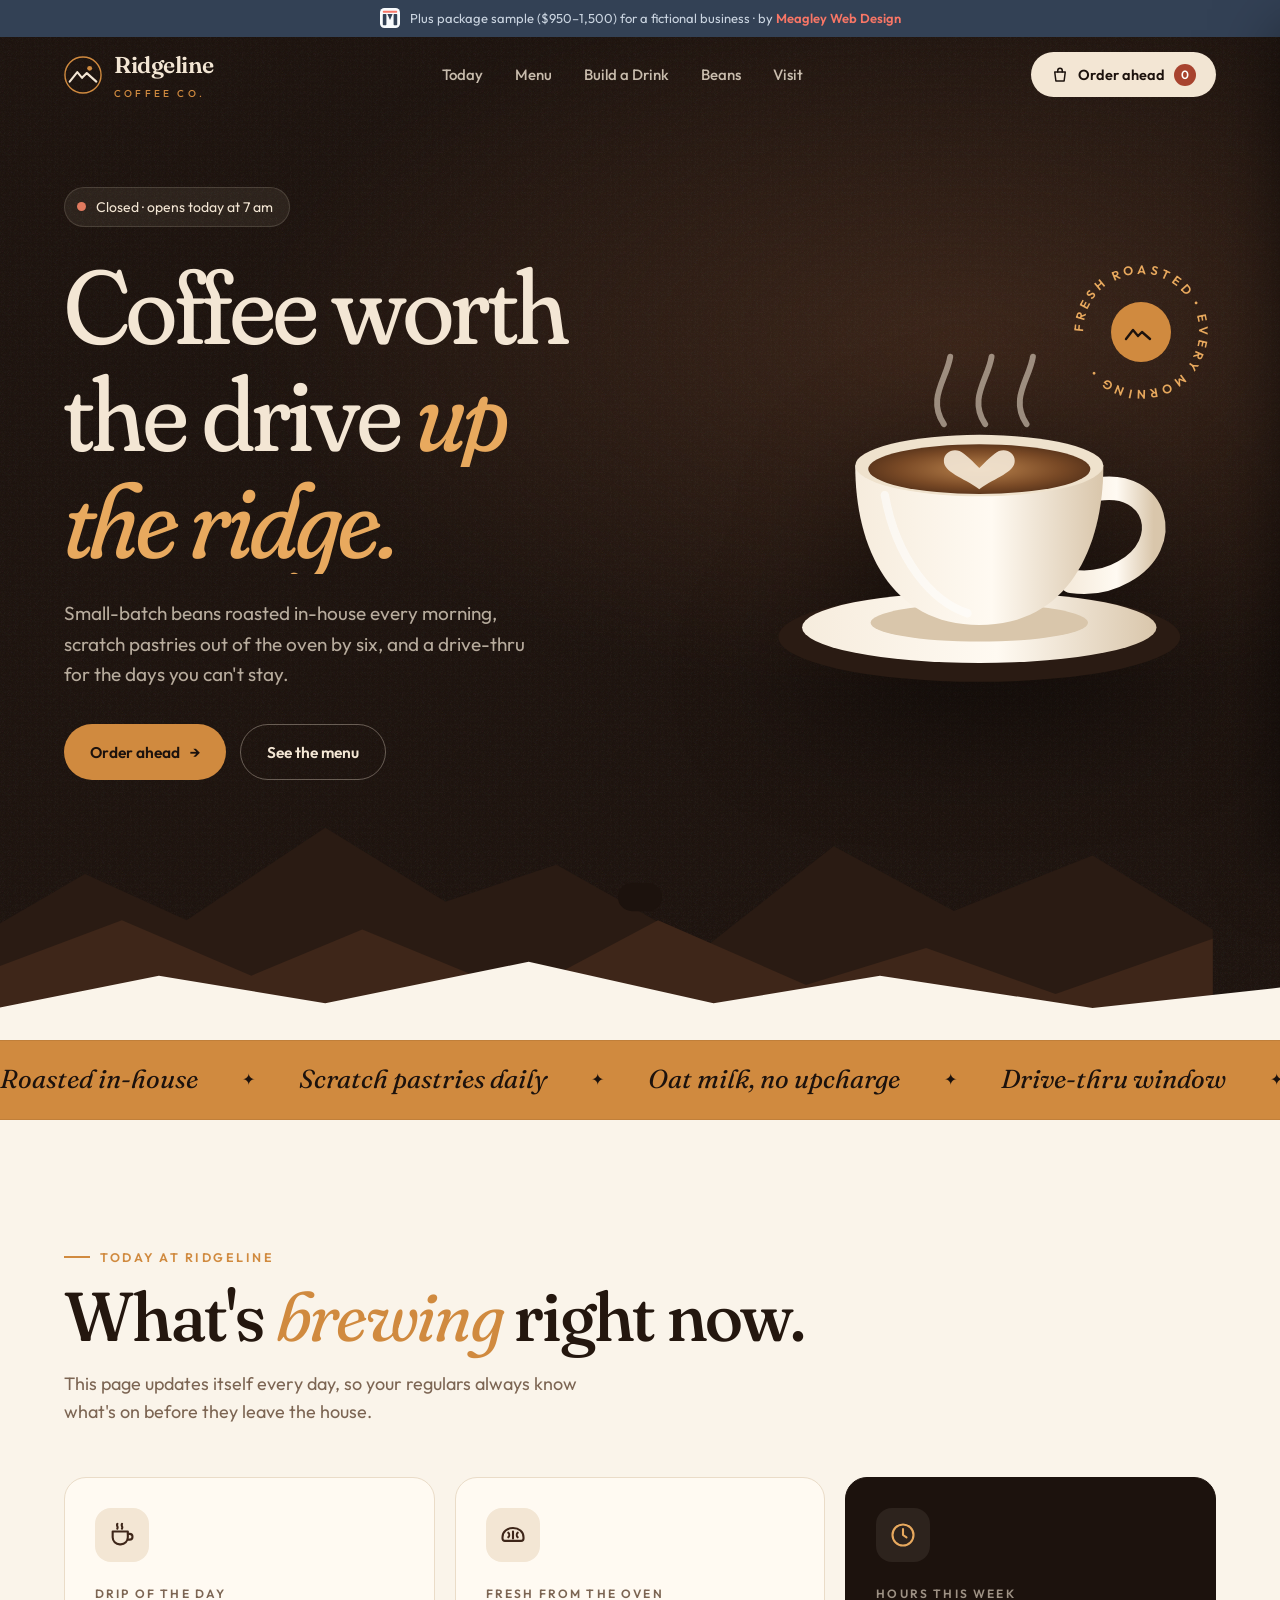
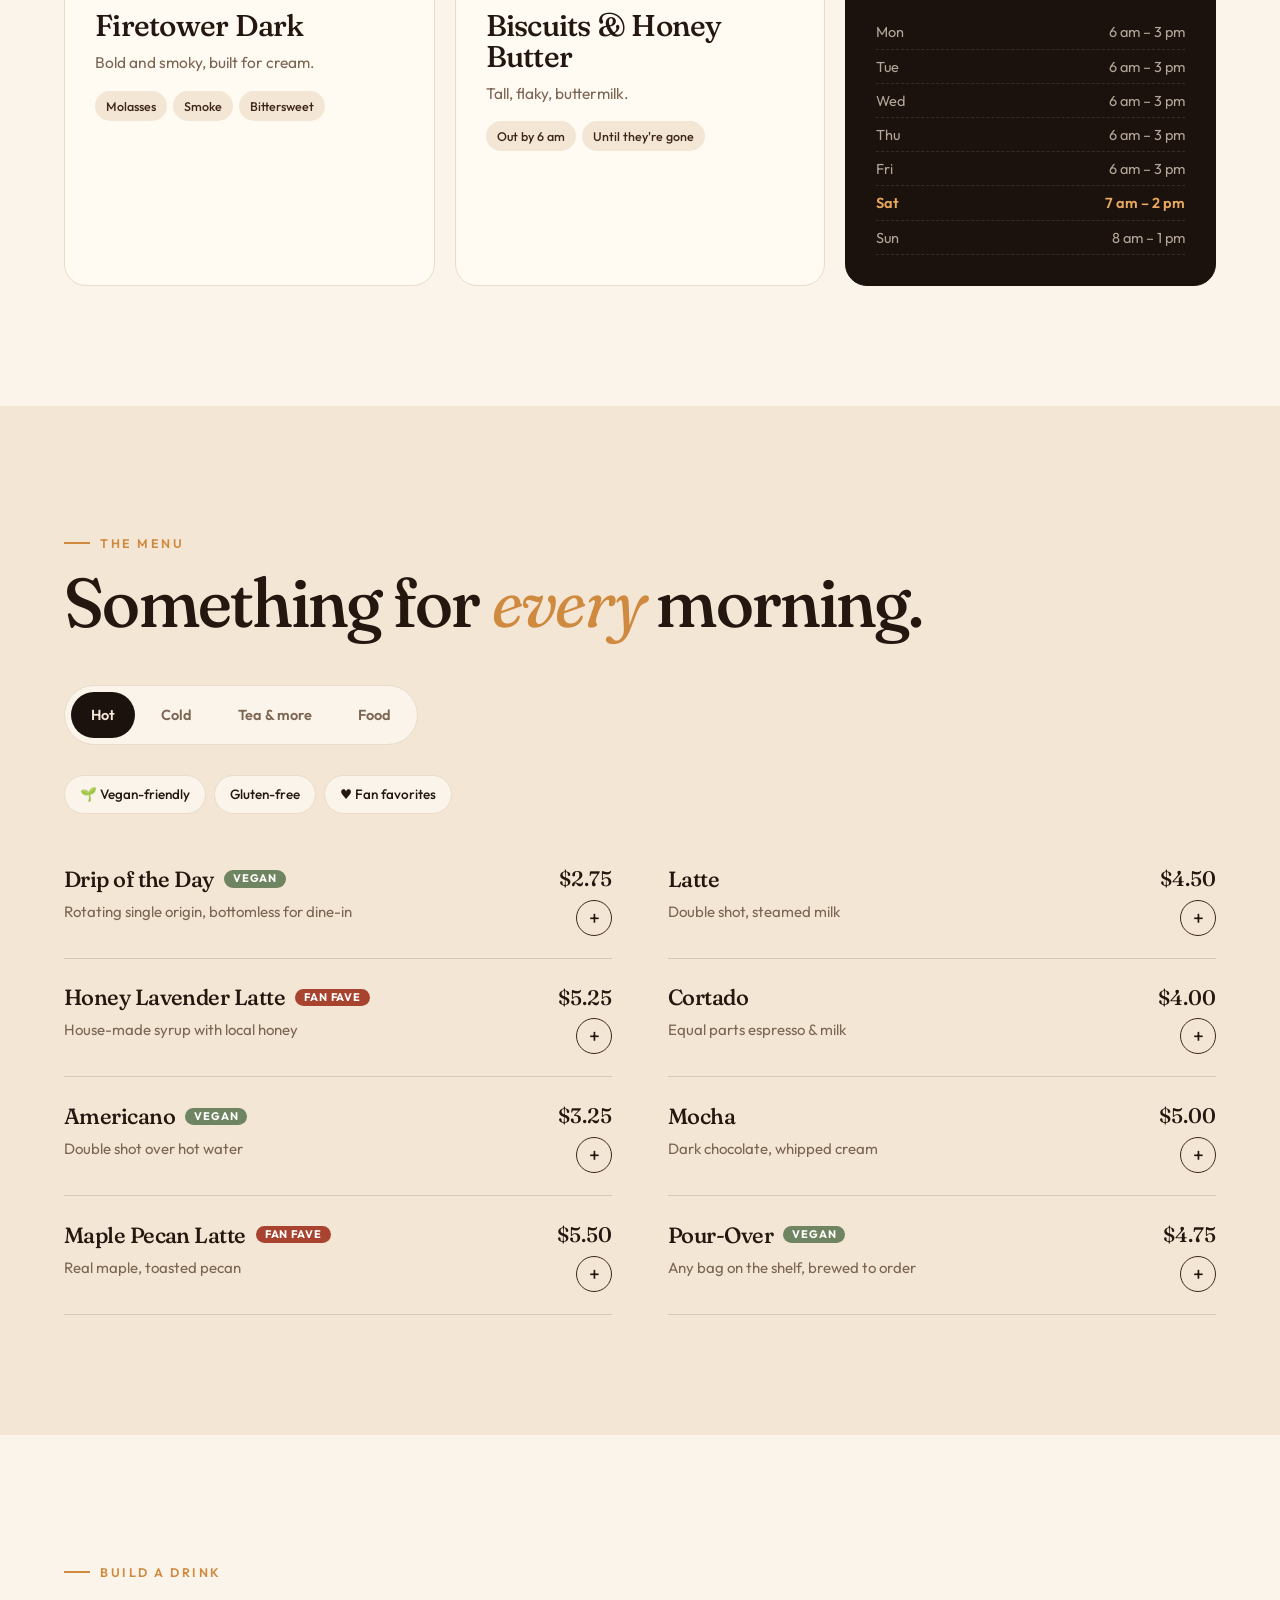
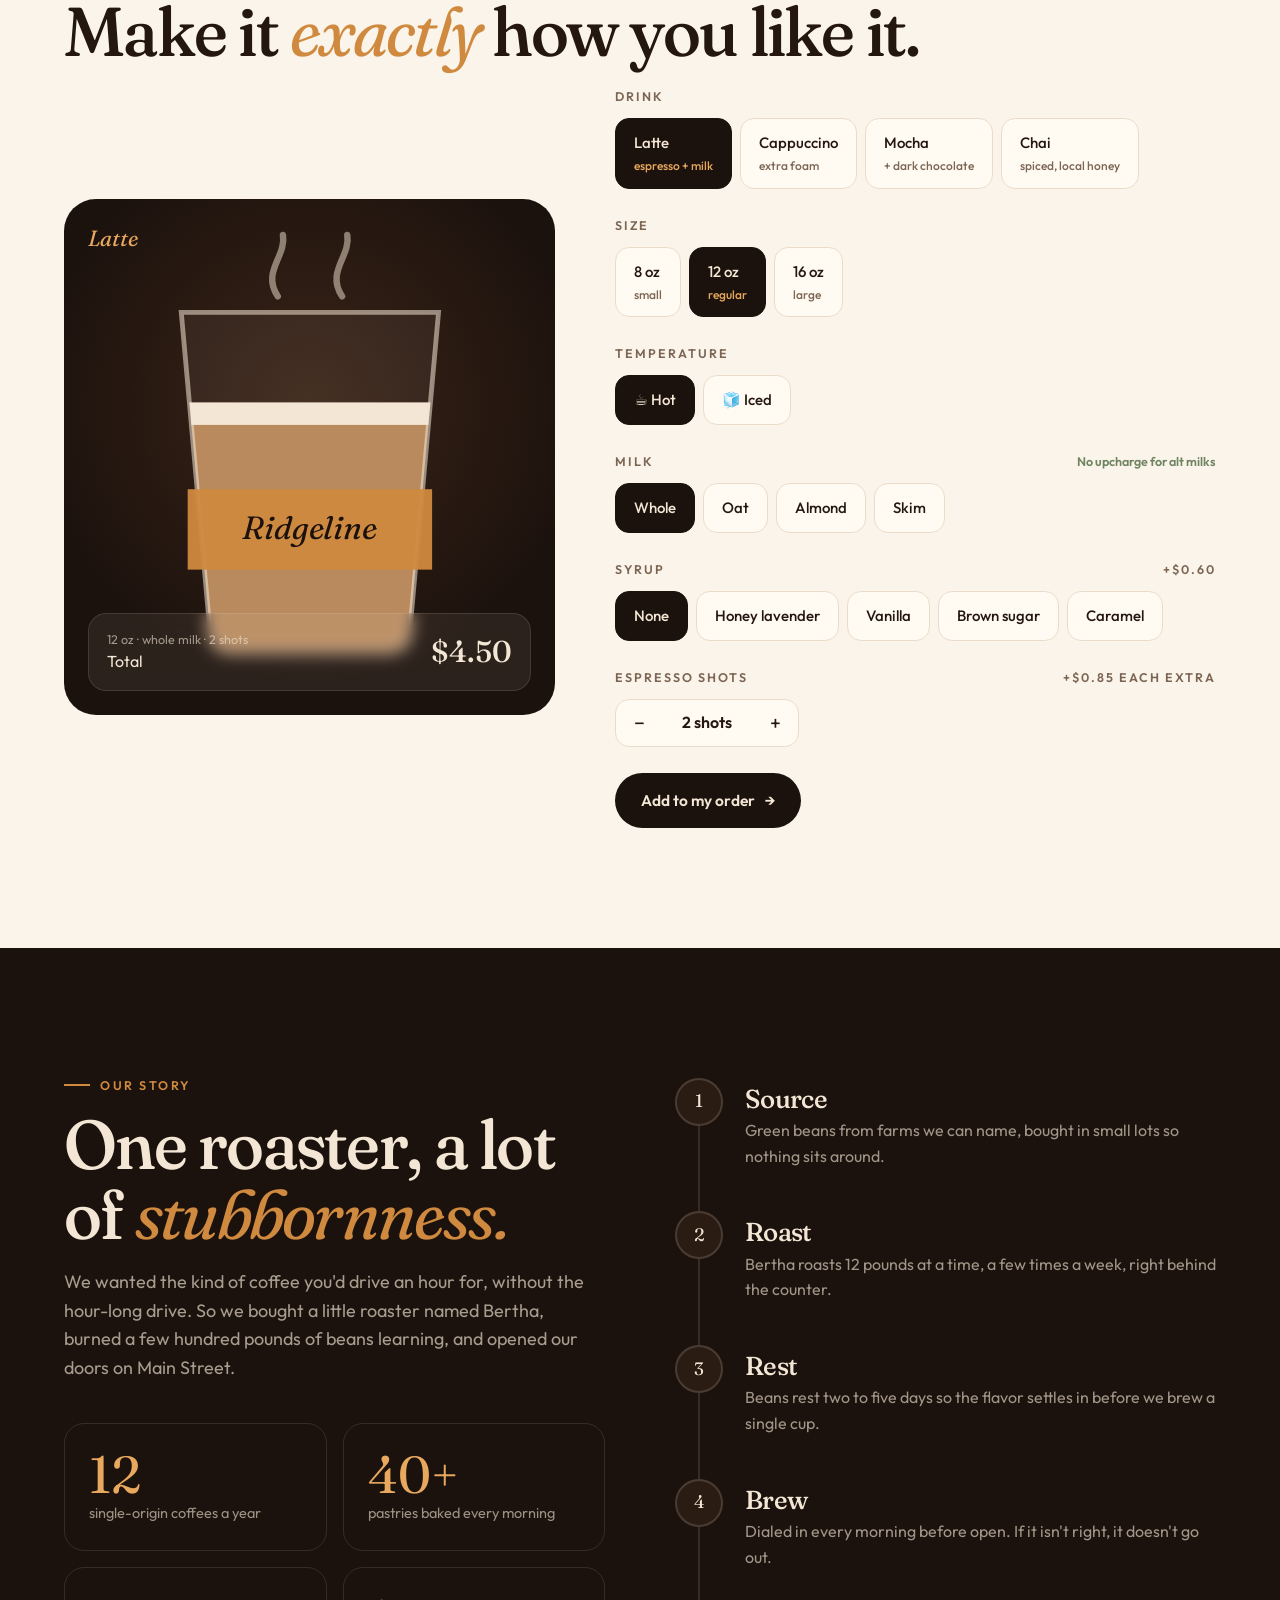
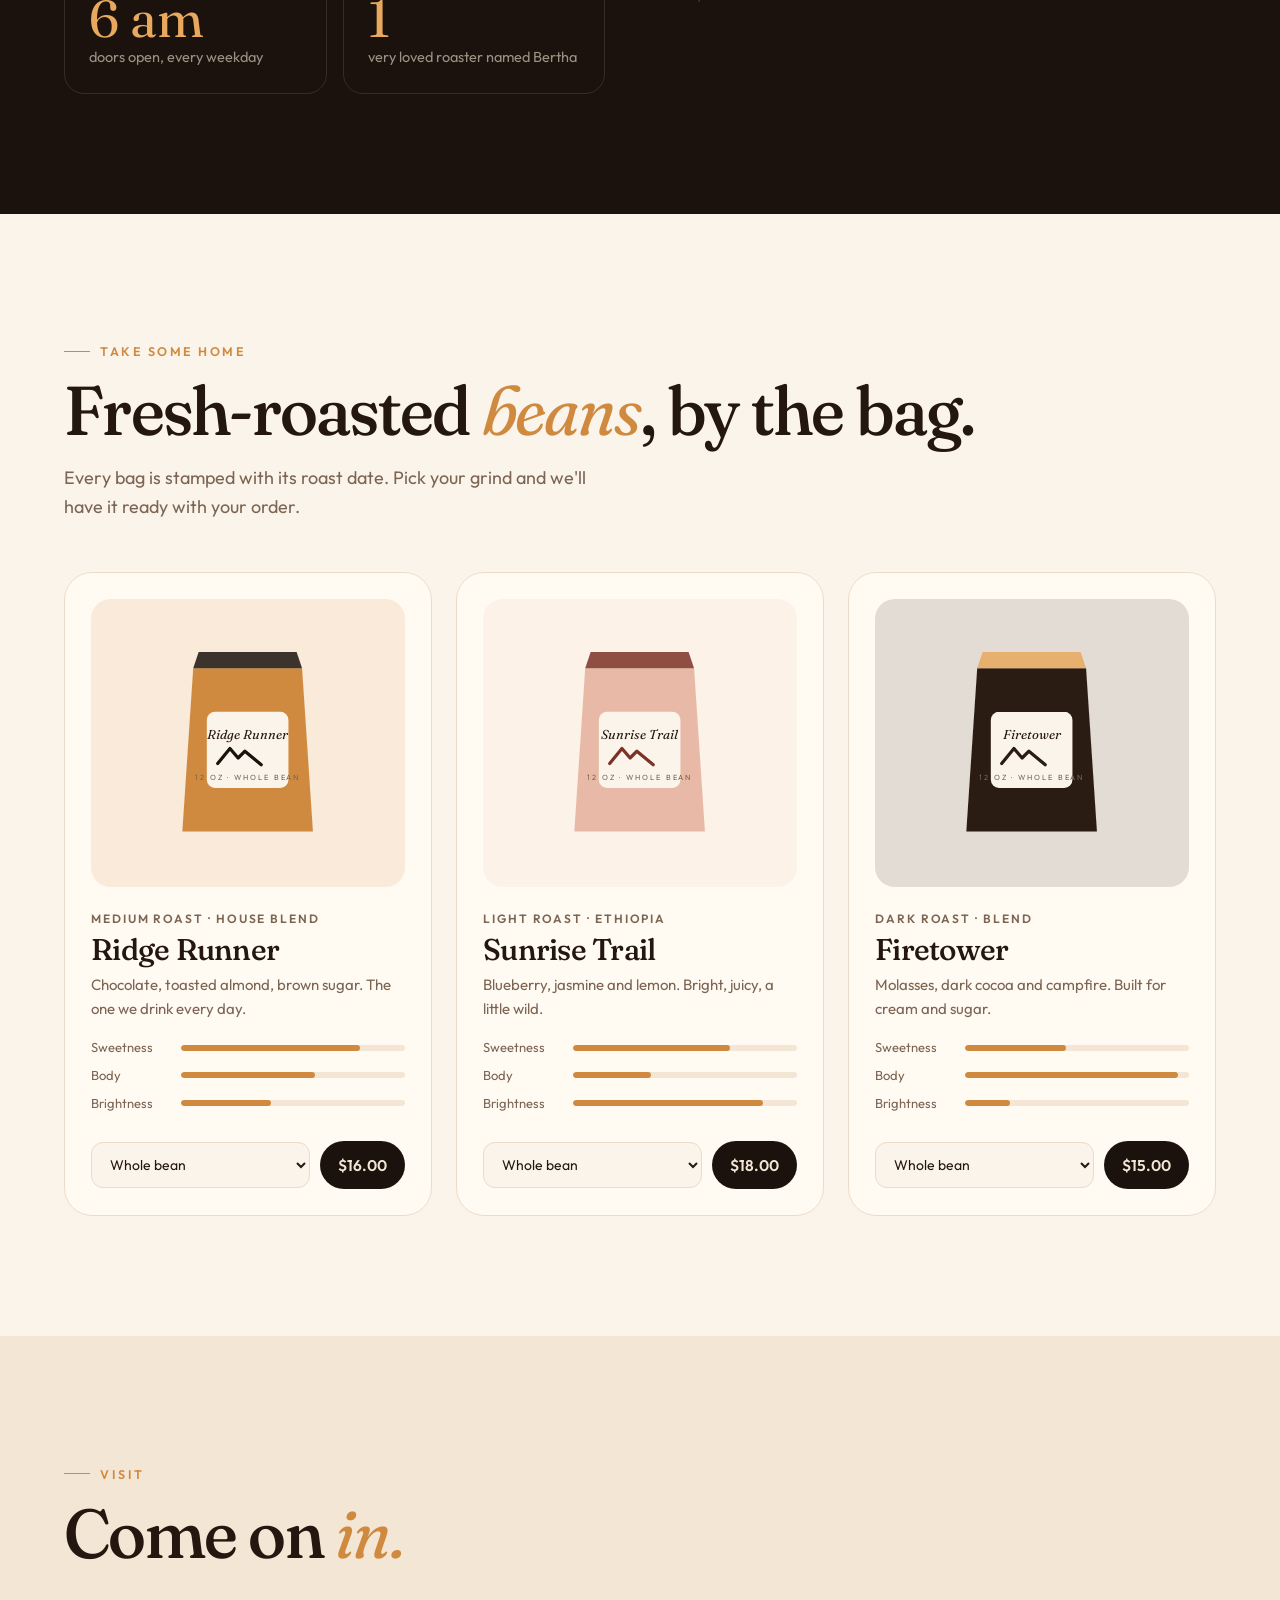
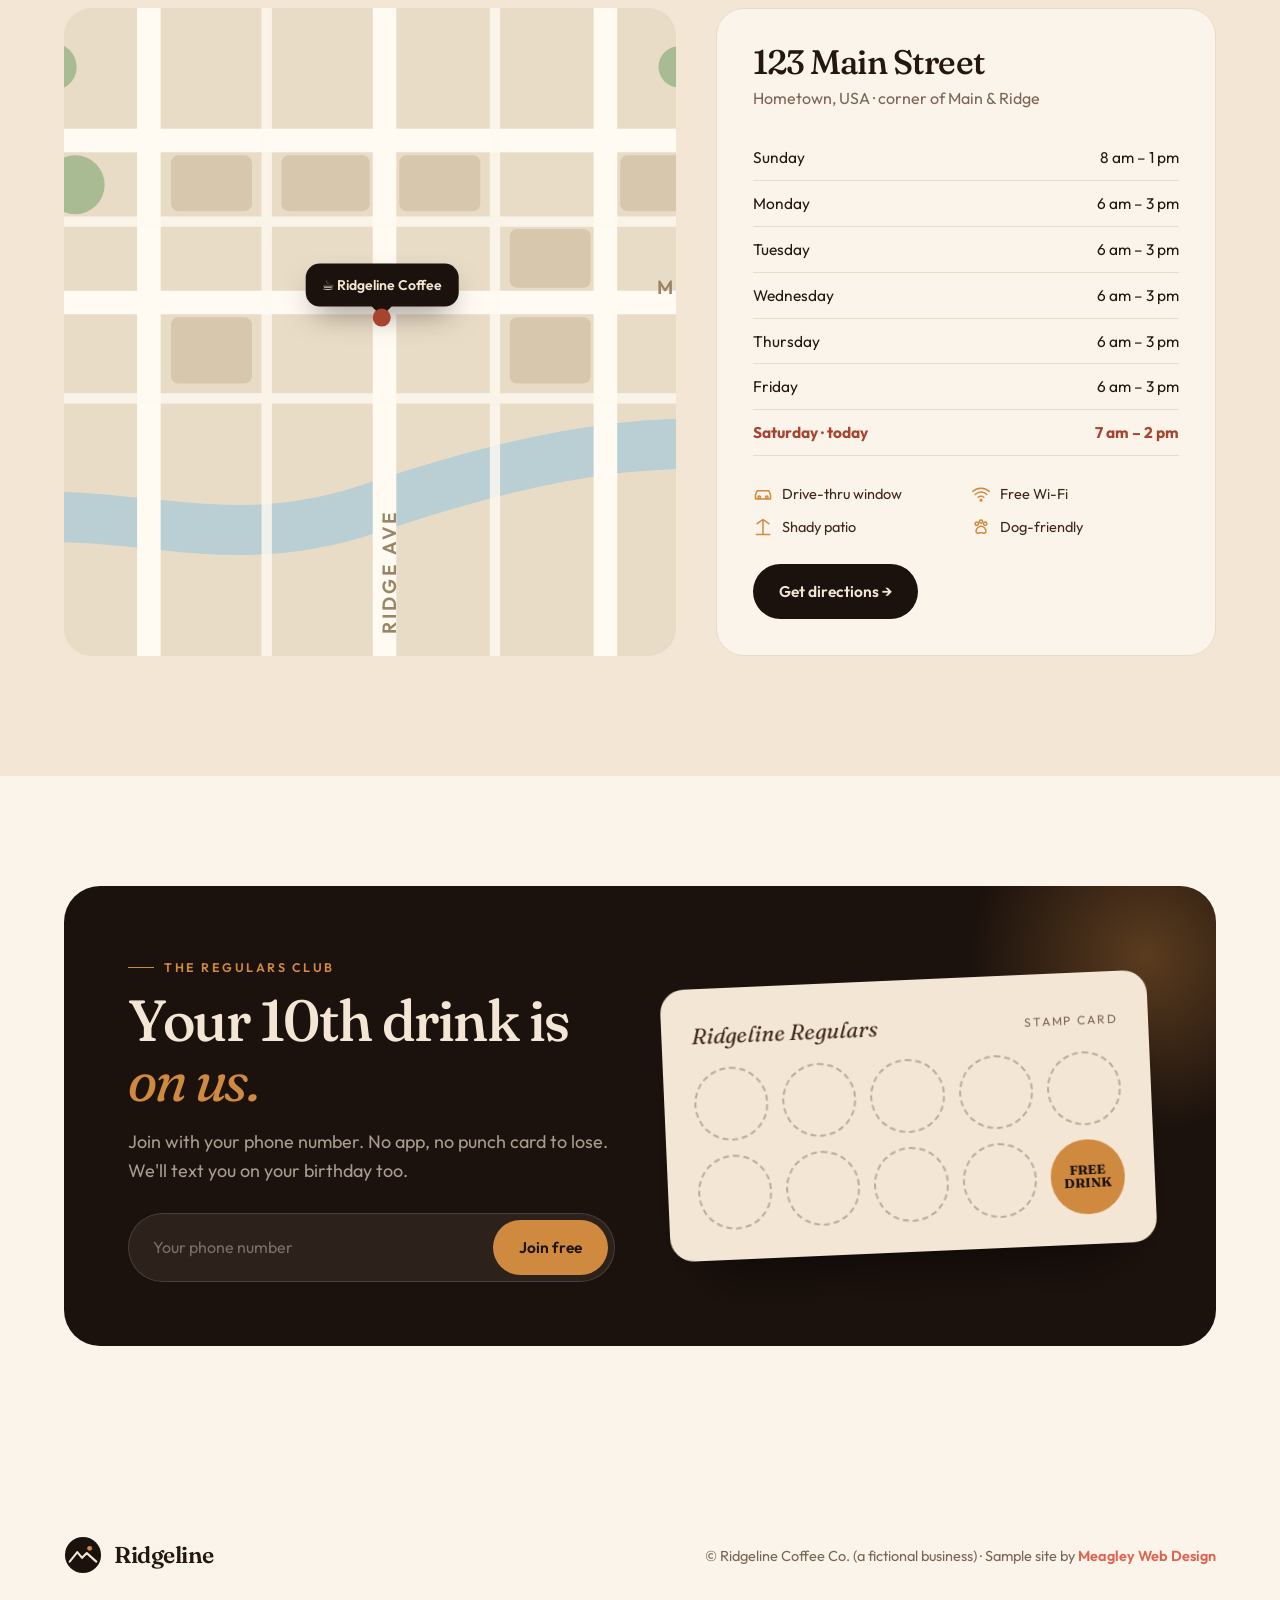
<file: work/ridgeline-coffee/index.html>
<!doctype html>
<html lang="en">
<head>
<meta charset="utf-8"><script>if(location.hostname==="meagleyweb.github.io")location.replace("https://meagley.tech"+location.pathname+location.search+location.hash)</script>
<meta name="viewport" content="width=device-width, initial-scale=1">
<meta name="robots" content="noindex">
<title>Ridgeline Coffee Co. · Sample Design by Meagley Web Design</title>
<meta name="description" content="Sample website for a fictional coffee house, designed by Meagley Web Design.">
<link rel="icon" href="data:image/svg+xml,%3Csvg xmlns='http://www.w3.org/2000/svg' viewBox='0 0 32 32'%3E%3Ccircle cx='16' cy='16' r='16' fill='%231c120d'/%3E%3Cpath d='M4 22l7-9 5 6 4-4 8 7' stroke='%23d99a52' stroke-width='2.6' fill='none' stroke-linejoin='round' stroke-linecap='round'/%3E%3C/svg%3E">
<link rel="preconnect" href="https://fonts.googleapis.com">
<link rel="preconnect" href="https://fonts.gstatic.com" crossorigin>
<link href="https://fonts.googleapis.com/css2?family=Fraunces:ital,opsz,wght,SOFT@0,9..144,300..900,50;1,9..144,300..900,50&family=Outfit:wght@300;400;500;600;700&display=swap" rel="stylesheet">
<style>
:root{
  --esp:#1c120d;--esp-2:#2a1b13;--roast:#3e2619;--crema:#f3e6d4;--paper:#faf4ea;--card:#fffaf2;
  --caramel:#d08a3f;--caramel-2:#e8a95e;--berry:#a8432f;--sage:#6f8460;--ink:#24170f;--muted:#7c6553;--line:#eadcc8;
  --ease:cubic-bezier(.2,.75,.15,1);--r:22px;
}
*{box-sizing:border-box;margin:0;padding:0}
html{scroll-behavior:smooth}
body{font-family:Outfit,system-ui,sans-serif;background:var(--paper);color:var(--ink);line-height:1.6;-webkit-font-smoothing:antialiased;overflow-x:hidden}
a{color:inherit;text-decoration:none}
button{font:inherit;color:inherit;background:none;border:0;cursor:pointer}
img,svg{display:block}
h1,h2,h3,h4{font-family:Fraunces,serif;font-weight:500;line-height:1.02;letter-spacing:-.025em;font-variation-settings:"SOFT" 50}
.wrap{max-width:1200px;margin:0 auto;padding:0 24px}
.kicker{display:inline-flex;align-items:center;gap:10px;font-size:12.5px;font-weight:600;letter-spacing:.2em;text-transform:uppercase;color:var(--caramel)}
.kicker::before{content:"";width:26px;height:1.5px;background:currentColor}
.h2{font-size:clamp(38px,5.4vw,72px);margin:14px 0 18px}
.h2 em{font-style:italic;color:var(--caramel);font-weight:400}
.lead{font-size:18px;color:var(--muted);max-width:540px}
.btn{display:inline-flex;align-items:center;gap:10px;font-weight:600;font-size:15.5px;padding:15px 26px;border-radius:99px;transition:.35s var(--ease);white-space:nowrap}
.btn-cara{background:var(--caramel);color:var(--esp)}
.btn-cara:hover{background:var(--caramel-2);transform:translateY(-2px);box-shadow:0 14px 30px -12px rgba(208,138,63,.8)}
.btn-ghost{border:1.5px solid rgba(243,230,212,.35);color:var(--crema)}
.btn-ghost:hover{border-color:var(--crema);background:rgba(243,230,212,.08)}
.btn-dark{background:var(--esp);color:var(--crema)}
.btn-dark:hover{background:var(--roast);transform:translateY(-2px)}
.reveal{opacity:0;transform:translateY(34px);transition:opacity 1s var(--ease),transform 1s var(--ease)}
.reveal.in{opacity:1;transform:none}
.d1{transition-delay:.08s}.d2{transition-delay:.16s}.d3{transition-delay:.24s}.d4{transition-delay:.32s}

/* Meagley demo bar */
.mw-bar{background:#334155;color:#cbd5e1;font-size:13px;display:flex;justify-content:center;align-items:center;gap:10px;padding:8px 16px;text-align:center;position:relative;z-index:60}
.mw-bar svg{width:20px;height:20px;flex:none}
.mw-bar a{color:#f87666;font-weight:600}
.mw-bar a:hover{text-decoration:underline}

/* nav */
nav.top{position:sticky;top:0;z-index:50;transition:.4s var(--ease)}
nav.top .wrap{display:flex;align-items:center;justify-content:space-between;height:76px}
nav.top.solid{background:rgba(28,18,13,.86);backdrop-filter:blur(14px);-webkit-backdrop-filter:blur(14px);box-shadow:0 1px 0 rgba(243,230,212,.08)}
.brand{display:flex;align-items:center;gap:12px;color:var(--crema);font-family:Fraunces;font-size:23px;font-weight:600;letter-spacing:-.02em}
.brand svg{width:38px;height:38px}
.brand small{display:block;font-family:Outfit;font-size:10px;letter-spacing:.32em;font-weight:500;color:var(--caramel);margin-top:2px}
.links{display:flex;gap:32px;color:rgba(243,230,212,.8);font-size:15px;font-weight:500}
.links a{position:relative}
.links a::after{content:"";position:absolute;left:0;bottom:-5px;height:1.5px;width:100%;background:var(--caramel);transform:scaleX(0);transform-origin:left;transition:.35s var(--ease)}
.links a:hover{color:var(--crema)}.links a:hover::after{transform:none}
.cart-btn{position:relative;display:flex;align-items:center;gap:9px;background:var(--crema);color:var(--esp);padding:11px 20px;border-radius:99px;font-weight:600;font-size:14.5px;transition:.3s var(--ease)}
.cart-btn:hover{transform:translateY(-2px)}
.cart-btn .n{min-width:22px;height:22px;border-radius:99px;background:var(--berry);color:#fff;font-size:12px;display:grid;place-items:center;padding:0 6px;transition:transform .4s var(--ease)}
.cart-btn .n.bump{transform:scale(1.4)}

/* hero */
.hero{background:radial-gradient(1200px 600px at 75% 30%,#3a2418 0%,transparent 60%),var(--esp);color:var(--crema);margin-top:-76px;padding:150px 0 0;position:relative;overflow:hidden;min-height:min(980px,100vh)}
.hero .grain{position:absolute;inset:0;opacity:.18;pointer-events:none;background-image:url("data:image/svg+xml,%3Csvg xmlns='http://www.w3.org/2000/svg' width='160' height='160'%3E%3Cfilter id='n'%3E%3CfeTurbulence baseFrequency='.85' numOctaves='3'/%3E%3C/filter%3E%3Crect width='160' height='160' filter='url(%23n)' opacity='.5'/%3E%3C/svg%3E")}
.hero .wrap{display:grid;grid-template-columns:1.15fr .85fr;gap:40px;align-items:center;position:relative;z-index:2}
.status{display:inline-flex;align-items:center;gap:10px;background:rgba(243,230,212,.07);border:1px solid rgba(243,230,212,.14);padding:8px 16px 8px 12px;border-radius:99px;font-size:14px}
.status i{width:9px;height:9px;border-radius:50%;background:#7bd389;box-shadow:0 0 0 0 rgba(123,211,137,.6);animation:ping 2s infinite}
.status.closed i{background:#e07a5f;animation:none}
@keyframes ping{70%{box-shadow:0 0 0 10px rgba(123,211,137,0)}100%{box-shadow:0 0 0 0 rgba(123,211,137,0)}}
.hero h1{font-size:clamp(54px,8.2vw,118px);font-weight:400;margin:26px 0 24px;font-variation-settings:"SOFT" 100,"opsz" 144}
.hero h1 em{font-style:italic;color:var(--caramel-2)}
.hero h1 .ln{display:block;overflow:hidden}
.hero h1 .ln span{display:inline-block;transform:translateY(105%);animation:rise 1.1s var(--ease) forwards}
.hero h1 .ln:nth-child(2) span{animation-delay:.12s}.hero h1 .ln:nth-child(3) span{animation-delay:.24s}
@keyframes rise{to{transform:none}}
.hero p.sub{font-size:19px;color:rgba(243,230,212,.72);max-width:480px;margin-bottom:34px}
.hero .cta{display:flex;gap:14px;flex-wrap:wrap}
.hero-art{position:relative;aspect-ratio:1;max-width:520px;width:100%;justify-self:center}
.hero-art .cup{width:100%;height:100%;filter:drop-shadow(0 40px 60px rgba(0,0,0,.45))}
.steam path{fill:none;stroke:rgba(243,230,212,.55);stroke-width:5;stroke-linecap:round;stroke-dasharray:60 200;animation:steam 3.6s linear infinite}
.steam path:nth-child(2){animation-delay:-1.2s}.steam path:nth-child(3){animation-delay:-2.4s}
@keyframes steam{0%{stroke-dashoffset:200;opacity:0}20%{opacity:1}100%{stroke-dashoffset:-60;opacity:0}}
.badge{position:absolute;top:2%;right:0;width:150px;height:150px;animation:spin 22s linear infinite}
.badge text{font-family:Outfit;font-size:12.5px;letter-spacing:3.6px;font-weight:600;fill:var(--caramel-2)}
@keyframes spin{to{transform:rotate(360deg)}}
.ridges{position:relative;height:220px;margin-top:40px}
.ridges svg{position:absolute;bottom:0;left:-2%;width:104%;height:auto}
.hero-foot{position:absolute;left:0;right:0;bottom:26px;z-index:3;display:flex;justify-content:center;gap:12px;color:rgba(243,230,212,.6);font-size:13px;letter-spacing:.2em;text-transform:uppercase}

/* marquee */
.marquee{background:var(--caramel);color:var(--esp);overflow:hidden;padding:18px 0;border-block:1px solid rgba(0,0,0,.08)}
.marquee .track{display:flex;gap:44px;width:max-content;animation:mq 34s linear infinite;font-family:Fraunces;font-size:26px;font-style:italic;font-weight:400}
.marquee .track span{display:flex;align-items:center;gap:44px}
.marquee .track span::after{content:"✦";font-style:normal;font-size:16px}
@keyframes mq{to{transform:translateX(-50%)}}

section{padding:120px 0;position:relative}

/* today */
.today{display:grid;grid-template-columns:repeat(3,1fr);gap:20px;margin-top:50px}
.t-card{background:var(--card);border:1px solid var(--line);border-radius:var(--r);padding:30px;position:relative;overflow:hidden;transition:.45s var(--ease)}
.t-card:hover{transform:translateY(-6px);box-shadow:0 30px 50px -30px rgba(60,35,20,.35)}
.t-card .ico{width:54px;height:54px;border-radius:16px;display:grid;place-items:center;background:var(--crema);margin-bottom:22px}
.t-card .ico svg{width:28px;height:28px;stroke:var(--roast);fill:none;stroke-width:1.8;stroke-linecap:round;stroke-linejoin:round}
.t-card .lbl{font-size:12px;letter-spacing:.18em;text-transform:uppercase;font-weight:600;color:var(--muted)}
.t-card h3{font-size:30px;margin:8px 0 8px}
.t-card p{color:var(--muted);font-size:15.5px}
.t-card .notes{display:flex;gap:6px;flex-wrap:wrap;margin-top:16px}
.t-card .notes span{font-size:12.5px;padding:5px 11px;border-radius:99px;background:var(--crema);color:var(--roast);font-weight:500}
.t-card.dark{background:var(--esp);color:var(--crema);border-color:var(--esp)}
.t-card.dark .ico{background:rgba(243,230,212,.08)}.t-card.dark .ico svg{stroke:var(--caramel-2)}
.t-card.dark p,.t-card.dark .lbl{color:rgba(243,230,212,.6)}
.hrs{list-style:none;margin-top:12px;font-size:14.5px}
.hrs li{display:flex;justify-content:space-between;padding:5px 0;border-bottom:1px dashed rgba(243,230,212,.12);color:rgba(243,230,212,.7)}
.hrs li.now{color:var(--caramel-2);font-weight:600}

/* menu */
#menu{background:var(--crema)}
.menu-head{display:flex;justify-content:space-between;align-items:flex-end;gap:30px;flex-wrap:wrap}
.tabs{display:flex;gap:6px;background:var(--paper);padding:6px;border-radius:99px;border:1px solid var(--line);position:relative}
.tabs button{position:relative;z-index:1;padding:11px 20px;border-radius:99px;font-weight:600;font-size:14.5px;color:var(--muted);transition:color .3s}
.tabs button.on{color:var(--crema)}
.tabs .pill{position:absolute;top:6px;bottom:6px;border-radius:99px;background:var(--esp);transition:.45s var(--ease)}
.filters{display:flex;gap:8px;margin-top:30px;flex-wrap:wrap}
.chip{padding:8px 15px;border-radius:99px;border:1.5px solid var(--line);font-size:13.5px;font-weight:500;background:var(--paper);transition:.25s}
.chip.on{background:var(--sage);color:#fff;border-color:var(--sage)}
.menu-grid{display:grid;grid-template-columns:1fr 1fr;gap:0 56px;margin-top:26px}
.item{display:grid;grid-template-columns:1fr auto;gap:4px 18px;padding:22px 0;border-bottom:1px solid rgba(62,38,25,.14);animation:fadeUp .55s var(--ease) both}
@keyframes fadeUp{from{opacity:0;transform:translateY(14px)}}
.item h4{font-size:22px;font-weight:500;display:flex;align-items:center;gap:10px;flex-wrap:wrap}
.item .tag{font-family:Outfit;font-size:11px;letter-spacing:.08em;text-transform:uppercase;font-weight:700;padding:3px 9px;border-radius:99px;background:var(--berry);color:#fff}
.item .tag.v{background:var(--sage)}
.item p{color:var(--muted);font-size:15px;grid-column:1}
.item .pr{font-family:Fraunces;font-size:21px;font-weight:500;align-self:start;text-align:right}
.item .add{grid-column:2;grid-row:2;justify-self:end;width:36px;height:36px;border-radius:50%;border:1.5px solid var(--roast);display:grid;place-items:center;font-size:20px;line-height:1;transition:.3s var(--ease)}
.item .add:hover{background:var(--esp);color:var(--crema);border-color:var(--esp);transform:rotate(90deg)}
.empty{grid-column:1/-1;padding:40px 0;color:var(--muted)}

/* builder */
.builder{display:grid;grid-template-columns:.9fr 1.1fr;gap:60px;align-items:center;margin-top:20px}
.stage{background:radial-gradient(circle at 50% 40%,#3a2418,#1c120d 70%);border-radius:32px;aspect-ratio:1/1.05;position:relative;display:grid;place-items:center;overflow:hidden}
.stage svg{width:72%;height:auto;overflow:visible}
.stage .liq{transition:height .7s var(--ease),y .7s var(--ease),fill .6s}
.stage .foam{transition:.7s var(--ease)}
.stage .ice rect{transition:.5s var(--ease)}
.stage .bsteam path{fill:none;stroke:rgba(243,230,212,.5);stroke-width:4;stroke-linecap:round;stroke-dasharray:40 160;animation:steam 3s linear infinite}
.stage .bsteam path:nth-child(2){animation-delay:-1s}
.stage .price{position:absolute;bottom:24px;left:24px;right:24px;display:flex;justify-content:space-between;align-items:center;background:rgba(243,230,212,.08);backdrop-filter:blur(8px);border:1px solid rgba(243,230,212,.12);border-radius:18px;padding:14px 18px;color:var(--crema)}
.stage .price b{font-family:Fraunces;font-size:30px;font-weight:500}
.stage .price small{display:block;font-size:12.5px;color:rgba(243,230,212,.6)}
.stage .cup-name{position:absolute;top:22px;left:24px;color:var(--caramel-2);font-family:Fraunces;font-style:italic;font-size:22px}
.opt-group{margin-bottom:26px}
.opt-group h5{font-size:12.5px;letter-spacing:.16em;text-transform:uppercase;color:var(--muted);font-weight:600;margin-bottom:12px;display:flex;justify-content:space-between}
.opts{display:flex;gap:8px;flex-wrap:wrap}
.opt{padding:12px 18px;border-radius:14px;border:1.5px solid var(--line);background:var(--card);font-weight:500;font-size:15px;transition:.25s var(--ease);display:flex;flex-direction:column;align-items:flex-start;gap:1px}
.opt small{font-size:12px;color:var(--muted)}
.opt:hover{border-color:var(--caramel)}
.opt.on{border-color:var(--esp);background:var(--esp);color:var(--crema)}
.opt.on small{color:var(--caramel-2)}
.stepper{display:inline-flex;align-items:center;border:1.5px solid var(--line);border-radius:14px;background:var(--card)}
.stepper button{width:46px;height:46px;font-size:20px}
.stepper span{min-width:90px;text-align:center;font-weight:600}

/* story */
.story{background:var(--esp);color:var(--crema);overflow:hidden}
.story .lead{color:rgba(243,230,212,.65)}
.story .grid{display:grid;grid-template-columns:1fr 1fr;gap:70px;align-items:start}
.process{position:relative;margin-top:10px}
.process .rail{position:absolute;left:23px;top:10px;bottom:10px;width:2px;background:rgba(243,230,212,.12)}
.process .rail i{position:absolute;inset:0 0 auto 0;height:0;background:var(--caramel);transition:height .1s linear}
.step{display:grid;grid-template-columns:48px 1fr;gap:22px;padding:0 0 42px}
.step .dot{width:48px;height:48px;border-radius:50%;background:var(--esp-2);border:2px solid rgba(243,230,212,.16);display:grid;place-items:center;font-family:Fraunces;font-size:18px;position:relative;z-index:1;transition:.4s var(--ease)}
.step.lit .dot{background:var(--caramel);color:var(--esp);border-color:var(--caramel)}
.step h4{font-size:26px;margin:8px 0 6px}
.step p{color:rgba(243,230,212,.62);font-size:16px}
.stats{display:grid;grid-template-columns:1fr 1fr;gap:16px;margin-top:40px}
.stat{border:1px solid rgba(243,230,212,.12);border-radius:20px;padding:24px}
.stat b{font-family:Fraunces;font-size:52px;font-weight:400;color:var(--caramel-2);line-height:1;display:block}
.stat span{font-size:14.5px;color:rgba(243,230,212,.6)}

/* beans */
.beans{display:grid;grid-template-columns:repeat(3,1fr);gap:24px;margin-top:50px}
.bag{background:var(--card);border:1px solid var(--line);border-radius:28px;padding:26px;transition:.45s var(--ease);display:flex;flex-direction:column}
.bag:hover{transform:translateY(-8px);box-shadow:0 40px 60px -36px rgba(60,35,20,.4)}
.bag .art{border-radius:20px;aspect-ratio:1/.92;display:grid;place-items:center;margin-bottom:22px;position:relative;overflow:hidden}
.bag .art svg{width:52%;transition:transform .6s var(--ease)}
.bag:hover .art svg{transform:rotate(-4deg) scale(1.05)}
.bag .roast{font-size:12px;letter-spacing:.16em;text-transform:uppercase;font-weight:600;color:var(--muted)}
.bag h3{font-size:30px;margin:6px 0 8px}
.bag .tn{color:var(--muted);font-size:15px;margin-bottom:16px}
.meter{display:grid;grid-template-columns:80px 1fr;align-items:center;gap:10px;font-size:13px;color:var(--muted);margin-bottom:7px}
.meter i{height:6px;border-radius:9px;background:var(--crema);position:relative;overflow:hidden}
.meter i::after{content:"";position:absolute;inset:0;width:var(--v);background:var(--caramel);border-radius:9px;transform:scaleX(0);transform-origin:left;transition:transform 1.2s var(--ease) .3s}
.bag.in .meter i::after{transform:none}
.bag .buy{display:flex;gap:10px;margin-top:auto;padding-top:20px;align-items:center}
.bag select{flex:1;padding:12px 14px;border-radius:12px;border:1.5px solid var(--line);background:var(--paper);font:inherit;font-size:14px;color:var(--ink)}
.bag .buy .btn{padding:12px 18px}

/* visit */
#visit{background:var(--crema)}
.visit{display:grid;grid-template-columns:1.1fr .9fr;gap:40px;margin-top:40px}
.map{border-radius:28px;overflow:hidden;background:#e9dcc6;position:relative;min-height:440px}
.map svg{position:absolute;inset:0;width:100%;height:100%}
.pin{position:absolute;left:52%;top:46%;transform:translate(-50%,-100%)}
.pin .p{background:var(--esp);color:var(--crema);padding:10px 16px;border-radius:14px;font-weight:600;font-size:14px;white-space:nowrap;box-shadow:0 14px 30px -10px rgba(0,0,0,.5);position:relative}
.pin .p::after{content:"";position:absolute;left:50%;bottom:-7px;width:14px;height:14px;background:var(--esp);transform:translateX(-50%) rotate(45deg)}
.pin .pulse{position:absolute;left:50%;bottom:-20px;width:18px;height:18px;margin-left:-9px;border-radius:50%;background:var(--berry);box-shadow:0 0 0 0 rgba(168,67,47,.5);animation:ping2 2s infinite}
@keyframes ping2{70%{box-shadow:0 0 0 22px rgba(168,67,47,0)}100%{box-shadow:0 0 0 0 rgba(168,67,47,0)}}
.info-card{background:var(--paper);border-radius:28px;padding:36px;border:1px solid var(--line)}
.info-card h3{font-size:34px;margin-bottom:6px}
.info-card .addr{color:var(--muted);margin-bottom:24px}
.week{list-style:none;margin-bottom:26px}
.week li{display:flex;justify-content:space-between;padding:10px 0;border-bottom:1px solid var(--line);font-size:15.5px}
.week li.now{font-weight:700;color:var(--berry)}
.amen{display:grid;grid-template-columns:1fr 1fr;gap:10px;margin-bottom:26px}
.amen span{display:flex;align-items:center;gap:9px;font-size:14.5px;color:var(--roast)}
.amen svg{width:20px;height:20px;stroke:var(--caramel);fill:none;stroke-width:1.8;stroke-linecap:round;stroke-linejoin:round}

/* club */
.club{background:var(--esp);color:var(--crema);border-radius:36px;padding:64px;display:grid;grid-template-columns:1fr 1fr;gap:50px;align-items:center;position:relative;overflow:hidden}
.club::before{content:"";position:absolute;right:-120px;top:-120px;width:380px;height:380px;border-radius:50%;background:radial-gradient(circle,rgba(208,138,63,.35),transparent 65%)}
.club .lead{color:rgba(243,230,212,.65)}
.join{display:flex;gap:10px;margin-top:28px;background:rgba(243,230,212,.07);border:1px solid rgba(243,230,212,.15);border-radius:99px;padding:6px}
.join input{flex:1;min-width:0;background:none;border:0;outline:0;color:var(--crema);font:inherit;font-size:16px;padding:0 18px}
.join input::placeholder{color:rgba(243,230,212,.4)}
.stamps{display:grid;grid-template-columns:repeat(5,1fr);gap:14px;background:var(--crema);border-radius:24px;padding:30px;transform:rotate(-2.5deg);box-shadow:0 40px 60px -30px rgba(0,0,0,.6);position:relative}
.stamps .s{aspect-ratio:1;border-radius:50%;border:2px dashed rgba(62,38,25,.3);display:grid;place-items:center;position:relative}
.stamps .s svg{width:58%;stroke:var(--berry);fill:none;stroke-width:2;opacity:0;transform:scale(2) rotate(-20deg);transition:.45s var(--ease)}
.stamps .s.on{border-style:solid;border-color:var(--berry)}
.stamps .s.on svg{opacity:1;transform:none}
.stamps .s:last-child{background:var(--caramel);border:0;color:var(--esp);font-family:Fraunces;font-size:13px;font-weight:700;text-align:center;line-height:1.05}
.stamps .ttl{grid-column:1/-1;display:flex;justify-content:space-between;color:var(--roast);font-family:Fraunces;font-size:22px;font-style:italic}
.stamps .ttl small{font-family:Outfit;font-style:normal;font-size:12px;letter-spacing:.16em;text-transform:uppercase;color:var(--muted);align-self:center}

footer{padding:70px 0 40px;color:var(--muted);font-size:14.5px}
footer .row{display:flex;justify-content:space-between;align-items:center;gap:20px;flex-wrap:wrap}
footer .brand{color:var(--ink)}

/* drawer */
.scrim{position:fixed;inset:0;background:rgba(20,12,8,.5);backdrop-filter:blur(3px);opacity:0;pointer-events:none;transition:.4s;z-index:80}
.drawer{position:fixed;top:0;right:0;height:100%;width:min(440px,100%);background:var(--paper);z-index:90;transform:translateX(100%);transition:.55s var(--ease);display:flex;flex-direction:column;box-shadow:-30px 0 60px -30px rgba(0,0,0,.5)}
body.open .scrim{opacity:1;pointer-events:auto}
body.open .drawer{transform:none}
.drawer header{display:flex;justify-content:space-between;align-items:center;padding:26px 28px;border-bottom:1px solid var(--line)}
.drawer header h3{font-size:30px}
.drawer .x{width:40px;height:40px;border-radius:50%;border:1.5px solid var(--line);font-size:18px}
.lines{flex:1;overflow:auto;padding:10px 28px}
.line{display:grid;grid-template-columns:1fr auto;gap:4px 12px;padding:18px 0;border-bottom:1px solid var(--line);animation:fadeUp .4s var(--ease)}
.line b{font-weight:600}
.line small{color:var(--muted);font-size:13px;grid-column:1}
.line .q{display:flex;align-items:center;gap:10px;grid-column:2;grid-row:1/3;align-self:center}
.line .q button{width:30px;height:30px;border-radius:50%;border:1.5px solid var(--line)}
.line .q span{min-width:16px;text-align:center;font-weight:600}
.empty-cart{text-align:center;padding:60px 20px;color:var(--muted)}
.empty-cart svg{width:80px;margin:0 auto 16px;stroke:var(--line);fill:none;stroke-width:2}
.drawer footer{padding:22px 28px;border-top:1px solid var(--line);color:var(--ink)}
.drawer footer label{font-size:12.5px;letter-spacing:.14em;text-transform:uppercase;color:var(--muted);font-weight:600}
.drawer footer select{width:100%;margin:8px 0 16px;padding:13px;border-radius:12px;border:1.5px solid var(--line);font:inherit;background:var(--card)}
.drawer .tot{display:flex;justify-content:space-between;font-family:Fraunces;font-size:24px;margin-bottom:16px}
.drawer .btn{width:100%;justify-content:center}

.toast{position:fixed;left:50%;bottom:28px;transform:translate(-50%,140%);background:var(--esp);color:var(--crema);padding:14px 22px;border-radius:16px;font-weight:500;z-index:100;transition:.5s var(--ease);box-shadow:0 20px 40px -15px rgba(0,0,0,.5);max-width:calc(100% - 32px);text-align:center}
.toast.show{transform:translate(-50%,0)}

@media (max-width:960px){
  .links{display:none}
  .hero .wrap,.builder,.story .grid,.visit,.club{grid-template-columns:1fr}
  .hero{padding-top:130px}
  .hero-art{max-width:380px}
  .today,.beans{grid-template-columns:1fr}
  .menu-grid{grid-template-columns:1fr}
  .club{padding:40px 26px}
  .stage{max-width:480px;width:100%;justify-self:center}
  section{padding:90px 0}
}
@media (max-width:560px){
  .wrap{padding:0 16px}
  .tabs{width:100%;overflow-x:auto}
  .tabs button{padding:10px 14px;font-size:13.5px}
  .cart-btn .t{display:none}
  .brand small{display:none}
  .info-card{padding:26px}
  .stamps{padding:20px;gap:10px}
  .mw-bar{font-size:12px}
}
@media (prefers-reduced-motion:reduce){
  *,*::before,*::after{animation-duration:.01ms!important;animation-iteration-count:1!important;transition-duration:.01ms!important}
  .reveal{opacity:1;transform:none}
  .hero h1 .ln span{transform:none}
}
</style>
</head>
<body>

<div class="mw-bar">
  <a href="../../" aria-label="Meagley Web Design home"><svg viewBox="0 0 100 100"><rect width="100" height="100" rx="22" fill="#f8fafc"/><rect x="14" y="14" width="72" height="10" rx="3.5" fill="#f87666"/><rect x="14" y="30.5" width="18" height="55.5" rx="3.5" fill="#334155"/><rect x="68" y="30.5" width="18" height="55.5" rx="3.5" fill="#334155"/><path d="M37 30.5h26L50 60z" fill="#334155"/></svg></a>
  <span>Plus package sample ($950–1,500) for a fictional business · by <a href="../../">Meagley Web Design</a></span>
</div>

<nav class="top" id="nav">
  <div class="wrap">
    <a href="#" class="brand">
      <svg viewBox="0 0 40 40"><circle cx="20" cy="20" r="19" fill="none" stroke="#d08a3f" stroke-width="1.5"/><path d="M6 27l8-10 5 6 5-5 10 9" fill="none" stroke="#f3e6d4" stroke-width="2.2" stroke-linejoin="round" stroke-linecap="round"/><circle cx="27" cy="13" r="2.6" fill="#d08a3f"/></svg>
      <span>Ridgeline<small>COFFEE CO.</small></span>
    </a>
    <div class="links"><a href="#today">Today</a><a href="#menu">Menu</a><a href="#build">Build a Drink</a><a href="#beans">Beans</a><a href="#visit">Visit</a></div>
    <button class="cart-btn" id="cartBtn" aria-label="Open order">
      <svg width="18" height="18" viewBox="0 0 24 24" fill="none" stroke="currentColor" stroke-width="2" stroke-linecap="round" stroke-linejoin="round"><path d="M5 8h14l-1.5 12h-11z"/><path d="M9 8V6a3 3 0 0 1 6 0v2"/></svg>
      <span class="t">Order ahead</span><span class="n" id="cartN">0</span>
    </button>
  </div>
</nav>

<header class="hero">
  <div class="grain"></div>
  <div class="wrap">
    <div>
      <span class="status" id="status"><i></i><span id="statusTxt">Checking hours…</span></span>
      <h1><span class="ln"><span>Coffee worth</span></span><span class="ln"><span>the drive <em>up</em></span></span><span class="ln"><span><em>the ridge.</em></span></span></h1>
      <p class="sub">Small-batch beans roasted in-house every morning, scratch pastries out of the oven by six, and a drive-thru for the days you can't stay.</p>
      <div class="cta">
        <button class="btn btn-cara" data-open>Order ahead <span>→</span></button>
        <a class="btn btn-ghost" href="#menu">See the menu</a>
      </div>
    </div>
    <div class="hero-art">
      <svg class="badge" viewBox="0 0 150 150" aria-hidden="true"><defs><path id="circ" d="M75 75m-58 0a58 58 0 1 1 116 0a58 58 0 1 1-116 0"/></defs><text><textPath href="#circ">FRESH ROASTED • EVERY MORNING •</textPath></text><circle cx="75" cy="75" r="30" fill="#d08a3f"/><path d="M60 82l7-9 5 6 4-4 8 7" fill="none" stroke="#1c120d" stroke-width="2.4" stroke-linejoin="round" stroke-linecap="round"/></svg>
      <svg class="cup" viewBox="0 0 400 400" aria-hidden="true">
        <defs>
          <linearGradient id="cupG" x1="0" x2="1"><stop offset="0" stop-color="#f6ecdd"/><stop offset=".55" stop-color="#fffaf2"/><stop offset="1" stop-color="#d9c6ab"/></linearGradient>
          <radialGradient id="cof" cx=".5" cy=".5" r=".6"><stop offset="0" stop-color="#b9824c"/><stop offset=".6" stop-color="#7a4a26"/><stop offset="1" stop-color="#4a2a16"/></radialGradient>
        </defs>
        <g class="steam"><path d="M170 150c-20-30 20-50 0-80s15-45 0-60"/><path d="M205 150c-20-30 20-50 0-80s15-45 0-60"/><path d="M240 150c-20-30 20-50 0-80s15-45 0-60"/></g>
        <ellipse cx="200" cy="330" rx="170" ry="38" fill="#2a1b13"/>
        <ellipse cx="200" cy="322" rx="150" ry="30" fill="url(#cupG)"/>
        <ellipse cx="200" cy="318" rx="92" ry="16" fill="#d9c6ab"/>
        <path d="M300 205c50-8 66 46 22 70-14 8-30 10-44 8" fill="none" stroke="url(#cupG)" stroke-width="20" stroke-linecap="round"/>
        <path d="M95 185h210c0 70-30 135-105 135S95 255 95 185z" fill="url(#cupG)"/>
        <ellipse cx="200" cy="185" rx="105" ry="26" fill="#efe2cd"/>
        <ellipse cx="200" cy="188" rx="94" ry="21" fill="url(#cof)"/>
        <path d="M200 205c-14-10-30-14-30-24 0-8 10-12 17-6 5 4 9 8 13 12 4-4 8-8 13-12 7-6 17-2 17 6 0 10-16 14-30 24z" fill="#f3e6d4" opacity=".92"/>
        <path d="M120 210c10 55 40 90 70 100" stroke="#fff" stroke-width="7" stroke-linecap="round" fill="none" opacity=".55"/>
      </svg>
    </div>
  </div>
  <div class="ridges" aria-hidden="true">
    <svg viewBox="0 0 1440 260" preserveAspectRatio="none" data-speed=".12"><path d="M0 150l120-70 110 50 150-100 130 80 120-40 160 90 140-110 130 70 150-60 130 80v160H0z" fill="#2a1b13"/></svg>
    <svg viewBox="0 0 1440 260" preserveAspectRatio="none" data-speed=".06"><path d="M0 190l160-60 140 60 120-50 170 70 150-80 160 70 130-40 140 50 170-60v150H0z" fill="#3e2619"/></svg>
    <svg viewBox="0 0 1440 260" preserveAspectRatio="none"><path d="M0 230l200-40 180 30 220-45 200 45 180-30 230 35 230-25v70H0z" fill="#faf4ea"/></svg>
  </div>
</header>

<div class="marquee" aria-hidden="true"><div class="track" id="mq"></div></div>

<section id="today">
  <div class="wrap">
    <span class="kicker reveal">Today at Ridgeline</span>
    <h2 class="h2 reveal d1">What's <em>brewing</em> right now.</h2>
    <p class="lead reveal d2">This page updates itself every day, so your regulars always know what's on before they leave the house.</p>
    <div class="today">
      <div class="t-card reveal">
        <div class="ico"><svg viewBox="0 0 24 24"><path d="M4 9h13v5a6 6 0 0 1-6 6h-1a6 6 0 0 1-6-6z"/><path d="M17 11h1.5a2.5 2.5 0 0 1 0 5H17"/><path d="M8 2.5c-1 1.5 1 2.5 0 4M12 2.5c-1 1.5 1 2.5 0 4"/></svg></div>
        <div class="lbl">Drip of the day</div>
        <h3 id="dripName">—</h3>
        <p id="dripDesc"></p>
        <div class="notes" id="dripNotes"></div>
      </div>
      <div class="t-card reveal d1">
        <div class="ico"><svg viewBox="0 0 24 24"><path d="M3 14c0-5 4-8 9-8s9 3 9 8v1a2 2 0 0 1-2 2H5a2 2 0 0 1-2-2z"/><path d="M8 10c1 1 1 3 0 4M12 9v6M16 10c-1 1-1 3 0 4"/></svg></div>
        <div class="lbl">Fresh from the oven</div>
        <h3 id="bakeName">—</h3>
        <p id="bakeDesc"></p>
        <div class="notes"><span>Out by 6 am</span><span>Until they're gone</span></div>
      </div>
      <div class="t-card dark reveal d2">
        <div class="ico"><svg viewBox="0 0 24 24"><circle cx="12" cy="12" r="9"/><path d="M12 7v5l3 2"/></svg></div>
        <div class="lbl">Hours this week</div>
        <ul class="hrs" id="hrsMini"></ul>
      </div>
    </div>
  </div>
</section>

<section id="menu">
  <div class="wrap">
    <div class="menu-head">
      <div>
        <span class="kicker reveal">The Menu</span>
        <h2 class="h2 reveal d1">Something for <em>every</em> morning.</h2>
      </div>
      <div class="tabs reveal d2" id="tabs" role="tablist">
        <span class="pill" id="pill"></span>
        <button class="on" data-k="hot">Hot</button><button data-k="cold">Cold</button><button data-k="tea">Tea &amp; more</button><button data-k="food">Food</button>
      </div>
    </div>
    <div class="filters reveal d2" id="filters">
      <button class="chip" data-f="v">🌱 Vegan-friendly</button>
      <button class="chip" data-f="gf">Gluten-free</button>
      <button class="chip" data-f="fav">♥ Fan favorites</button>
    </div>
    <div class="menu-grid" id="menuList"></div>
  </div>
</section>

<section id="build">
  <div class="wrap">
    <span class="kicker reveal">Build a Drink</span>
    <h2 class="h2 reveal d1">Make it <em>exactly</em> how you like it.</h2>
    <div class="builder">
      <div class="stage reveal">
        <div class="cup-name" id="bName">Your latte</div>
        <svg viewBox="0 0 220 260" aria-hidden="true">
          <defs><clipPath id="glass"><path d="M30 40h160l-18 200a12 12 0 0 1-12 11H60a12 12 0 0 1-12-11z"/></clipPath></defs>
          <g class="bsteam" id="bSteam"><path d="M90 30c-12-18 12-28 0-46"/><path d="M130 30c-12-18 12-28 0-46"/></g>
          <g clip-path="url(#glass)">
            <rect x="0" y="0" width="220" height="260" fill="rgba(243,230,212,.06)"/>
            <rect class="liq" id="liq" x="0" width="220" y="110" height="150" fill="#b98a5e"/>
            <rect class="foam" id="foam" x="0" width="220" y="98" height="16" fill="#f3e6d4"/>
            <g class="ice" id="ice"><rect x="58" y="130" width="34" height="34" rx="7" fill="rgba(255,255,255,.35)" transform="rotate(-12 75 147)"/><rect x="110" y="150" width="32" height="32" rx="7" fill="rgba(255,255,255,.3)" transform="rotate(14 126 166)"/><rect x="80" y="185" width="30" height="30" rx="7" fill="rgba(255,255,255,.28)" transform="rotate(5 95 200)"/><rect x="132" y="112" width="28" height="28" rx="7" fill="rgba(255,255,255,.3)" transform="rotate(-20 146 126)"/></g>
          </g>
          <path d="M30 40h160l-18 200a12 12 0 0 1-12 11H60a12 12 0 0 1-12-11z" fill="none" stroke="rgba(243,230,212,.55)" stroke-width="3"/>
          <rect x="22" y="30" width="176" height="14" rx="7" fill="#f3e6d4" id="lid" opacity="0"/>
          <rect x="34" y="120" width="152" height="50" fill="#d08a3f" opacity=".95" id="sleeve" transform="skewX(0)"/>
          <text x="110" y="151" text-anchor="middle" font-family="Fraunces" font-size="20" font-style="italic" fill="#1c120d" id="sleeveTxt">Ridgeline</text>
        </svg>
        <div class="price"><div><small id="bSummary">12 oz · whole milk · hot</small>Total</div><b id="bPrice">$4.50</b></div>
      </div>
      <div class="reveal d1">
        <div class="opt-group"><h5>Drink</h5><div class="opts" data-g="drink">
          <button class="opt on" data-v="Latte">Latte<small>espresso + milk</small></button>
          <button class="opt" data-v="Cappuccino">Cappuccino<small>extra foam</small></button>
          <button class="opt" data-v="Mocha">Mocha<small>+ dark chocolate</small></button>
          <button class="opt" data-v="Chai">Chai<small>spiced, local honey</small></button>
        </div></div>
        <div class="opt-group"><h5>Size</h5><div class="opts" data-g="size">
          <button class="opt" data-v="8">8 oz<small>small</small></button>
          <button class="opt on" data-v="12">12 oz<small>regular</small></button>
          <button class="opt" data-v="16">16 oz<small>large</small></button>
        </div></div>
        <div class="opt-group"><h5>Temperature</h5><div class="opts" data-g="temp">
          <button class="opt on" data-v="hot">☕ Hot</button><button class="opt" data-v="iced">🧊 Iced</button>
        </div></div>
        <div class="opt-group"><h5>Milk <span style="text-transform:none;letter-spacing:0;color:var(--sage)">No upcharge for alt milks</span></h5><div class="opts" data-g="milk">
          <button class="opt on" data-v="whole">Whole</button><button class="opt" data-v="oat">Oat</button><button class="opt" data-v="almond">Almond</button><button class="opt" data-v="skim">Skim</button>
        </div></div>
        <div class="opt-group"><h5>Syrup <span>+$0.60</span></h5><div class="opts" data-g="syrup">
          <button class="opt on" data-v="none">None</button><button class="opt" data-v="Honey Lavender">Honey lavender</button><button class="opt" data-v="Vanilla">Vanilla</button><button class="opt" data-v="Brown Sugar">Brown sugar</button><button class="opt" data-v="Caramel">Caramel</button>
        </div></div>
        <div class="opt-group"><h5>Espresso shots <span>+$0.85 each extra</span></h5>
          <div class="stepper"><button id="shMinus" aria-label="Fewer shots">−</button><span id="shots">2 shots</span><button id="shPlus" aria-label="More shots">+</button></div>
        </div>
        <button class="btn btn-dark" id="addBuilt">Add to my order <span>→</span></button>
      </div>
    </div>
  </div>
</section>

<section class="story" id="story">
  <div class="wrap grid">
    <div>
      <span class="kicker reveal">Our Story</span>
      <h2 class="h2 reveal d1">One roaster, a lot of <em>stubbornness.</em></h2>
      <p class="lead reveal d2">We wanted the kind of coffee you'd drive an hour for, without the hour-long drive. So we bought a little roaster named Bertha, burned a few hundred pounds of beans learning, and opened our doors on Main Street.</p>
      <div class="stats">
        <div class="stat reveal"><b data-count="12">0</b><span>single-origin coffees a year</span></div>
        <div class="stat reveal d1"><b data-count="40" data-suf="+">0</b><span>pastries baked every morning</span></div>
        <div class="stat reveal d2"><b data-count="6" data-suf=" am">0</b><span>doors open, every weekday</span></div>
        <div class="stat reveal d3"><b data-count="1">0</b><span>very loved roaster named Bertha</span></div>
      </div>
    </div>
    <div class="process" id="process">
      <div class="rail"><i id="railFill"></i></div>
      <div class="step"><div class="dot">1</div><div><h4>Source</h4><p>Green beans from farms we can name, bought in small lots so nothing sits around.</p></div></div>
      <div class="step"><div class="dot">2</div><div><h4>Roast</h4><p>Bertha roasts 12 pounds at a time, a few times a week, right behind the counter.</p></div></div>
      <div class="step"><div class="dot">3</div><div><h4>Rest</h4><p>Beans rest two to five days so the flavor settles in before we brew a single cup.</p></div></div>
      <div class="step"><div class="dot">4</div><div><h4>Brew</h4><p>Dialed in every morning before open. If it isn't right, it doesn't go out.</p></div></div>
    </div>
  </div>
</section>

<section id="beans">
  <div class="wrap">
    <span class="kicker reveal">Take Some Home</span>
    <h2 class="h2 reveal d1">Fresh-roasted <em>beans</em>, by the bag.</h2>
    <p class="lead reveal d2">Every bag is stamped with its roast date. Pick your grind and we'll have it ready with your order.</p>
    <div class="beans" id="beanGrid"></div>
  </div>
</section>

<section id="visit">
  <div class="wrap">
    <span class="kicker reveal">Visit</span>
    <h2 class="h2 reveal d1">Come on <em>in.</em></h2>
    <div class="visit">
      <div class="map reveal">
        <svg viewBox="0 0 600 440" preserveAspectRatio="xMidYMid slice" aria-hidden="true">
          <rect width="600" height="440" fill="#e9dcc6"/>
          <path d="M-20 360C120 320 180 380 300 340s220-60 340-30" stroke="#b9cfd4" stroke-width="34" fill="none"/>
          <g stroke="#fffaf2" stroke-width="16" fill="none"><path d="M0 200h600"/><path d="M310 0v440"/><path d="M0 90h600"/><path d="M150 0v440"/><path d="M460 0v440"/></g>
          <g stroke="#fffaf2" stroke-width="7" fill="none" opacity=".8"><path d="M0 145h600M0 265h600M230 0v440M385 0v440M530 0v440M75 0v440"/></g>
          <g fill="#d7c7ad"><rect x="165" y="100" width="55" height="38" rx="5"/><rect x="240" y="100" width="60" height="38" rx="5"/><rect x="320" y="100" width="55" height="38" rx="5"/><rect x="395" y="150" width="55" height="40" rx="5"/><rect x="165" y="210" width="55" height="45" rx="5"/><rect x="395" y="210" width="55" height="45" rx="5"/><rect x="20" y="210" width="45" height="45" rx="5"/><rect x="470" y="100" width="50" height="38" rx="5"/></g>
          <g fill="#a9bb93"><circle cx="100" cy="120" r="20"/><circle cx="85" cy="40" r="16"/><circle cx="540" cy="220" r="22"/><circle cx="510" cy="40" r="14"/></g>
          <text x="560" y="194" text-anchor="end" font-family="Outfit" font-size="13" fill="#9b8466" font-weight="600" letter-spacing="2">MAIN ST</text>
          <text x="318" y="425" font-family="Outfit" font-size="13" fill="#9b8466" font-weight="600" letter-spacing="2" transform="rotate(-90 318 425)">RIDGE AVE</text>
          <path d="M370 213h14v20h-14z" fill="#1c120d" opacity=".0"/>
        </svg>
        <div class="pin"><div class="p">☕ Ridgeline Coffee</div><span class="pulse"></span></div>
      </div>
      <div class="info-card reveal d1">
        <h3>123 Main Street</h3>
        <p class="addr">Hometown, USA · corner of Main &amp; Ridge</p>
        <ul class="week" id="week"></ul>
        <div class="amen">
          <span><svg viewBox="0 0 24 24"><path d="M3 13l2-5h14l2 5v5H3z"/><circle cx="7.5" cy="16" r="1.5"/><circle cx="16.5" cy="16" r="1.5"/></svg>Drive-thru window</span>
          <span><svg viewBox="0 0 24 24"><path d="M2 9a15 15 0 0 1 20 0M5 12.5a10 10 0 0 1 14 0M8.5 16a5 5 0 0 1 7 0"/><circle cx="12" cy="19.5" r="1"/></svg>Free Wi-Fi</span>
          <span><svg viewBox="0 0 24 24"><path d="M12 3v18M5 8l7-5 7 5"/><path d="M4 21h16"/></svg>Shady patio</span>
          <span><svg viewBox="0 0 24 24"><circle cx="7" cy="8" r="2"/><circle cx="12" cy="5.5" r="2"/><circle cx="17" cy="8" r="2"/><path d="M12 11c-3 0-6 3-6 6a2.5 2.5 0 0 0 4 2h4a2.5 2.5 0 0 0 4-2c0-3-3-6-6-6z"/></svg>Dog-friendly</span>
        </div>
        <button class="btn btn-dark" data-demo="Directions would open Google Maps on a real site.">Get directions →</button>
      </div>
    </div>
  </div>
</section>

<section style="padding-top:110px">
  <div class="wrap">
    <div class="club reveal">
      <div>
        <span class="kicker">The Regulars Club</span>
        <h2 class="h2" style="font-size:clamp(36px,4.6vw,58px)">Your 10th drink is <em>on us.</em></h2>
        <p class="lead">Join with your phone number. No app, no punch card to lose. We'll text you on your birthday too.</p>
        <form class="join" id="joinForm"><input type="tel" placeholder="Your phone number" aria-label="Phone number" required><button class="btn btn-cara" type="submit">Join free</button></form>
      </div>
      <div class="stamps" id="stamps"><div class="ttl">Ridgeline Regulars <small>Stamp card</small></div></div>
    </div>
  </div>
</section>

<footer>
  <div class="wrap row">
    <a href="#" class="brand"><svg viewBox="0 0 40 40"><circle cx="20" cy="20" r="19" fill="#1c120d"/><path d="M6 27l8-10 5 6 5-5 10 9" fill="none" stroke="#f3e6d4" stroke-width="2.2" stroke-linejoin="round" stroke-linecap="round"/><circle cx="27" cy="13" r="2.6" fill="#d08a3f"/></svg><span>Ridgeline</span></a>
    <span>© Ridgeline Coffee Co. (a fictional business) · Sample site by <a href="../../" style="color:#e2604f;font-weight:600">Meagley Web Design</a></span>
  </div>
</footer>

<div class="scrim" id="scrim"></div>
<aside class="drawer" id="drawer" aria-label="Your order">
  <header><h3>Your order</h3><button class="x" id="closeCart" aria-label="Close">✕</button></header>
  <div class="lines" id="lines"></div>
  <footer>
    <label for="pickup">Pickup time</label>
    <select id="pickup"></select>
    <div class="tot"><span>Total</span><span id="total">$0.00</span></div>
    <button class="btn btn-cara" id="placeOrder">Place order →</button>
  </footer>
</aside>
<div class="toast" id="toast"></div>

<script>
const $=s=>document.querySelector(s),$$=s=>[...document.querySelectorAll(s)];
const money=n=>'$'+n.toFixed(2);
const reduce=matchMedia('(prefers-reduced-motion: reduce)').matches;
function toast(t){const el=$('#toast');el.textContent=t;el.classList.add('show');clearTimeout(el._t);el._t=setTimeout(()=>el.classList.remove('show'),3200)}

/* ---------- hours ---------- */
const DAYS=['Sunday','Monday','Tuesday','Wednesday','Thursday','Friday','Saturday'];
const HOURS=[[8,13],[6,15],[6,15],[6,15],[6,15],[6,15],[7,14]];
const fmt=h=>{const ap=h>=12?'pm':'am';const x=h%12||12;return x+' '+ap};
const fmtM=m=>{const h=Math.floor(m/60),mm=m%60;const ap=h>=12?'pm':'am';return (h%12||12)+':'+String(mm).padStart(2,'0')+' '+ap};
const now=new Date(),dow=now.getDay(),mins=now.getHours()*60+now.getMinutes();
const [o,c]=HOURS[dow];const isOpen=mins>=o*60&&mins<c*60;
const st=$('#status');
if(isOpen){$('#statusTxt').textContent='Open now · until '+fmt(c)}
else{st.classList.add('closed');const nd=mins<o*60?dow:(dow+1)%7;$('#statusTxt').textContent='Closed · opens '+(nd===dow?'today':DAYS[nd])+' at '+fmt(HOURS[nd][0])}
$('#week').innerHTML=DAYS.map((d,i)=>`<li class="${i===dow?'now':''}"><span>${d}${i===dow?' · today':''}</span><span>${fmt(HOURS[i][0])} – ${fmt(HOURS[i][1])}</span></li>`).join('');
$('#hrsMini').innerHTML=[1,2,3,4,5,6,0].map(i=>`<li class="${i===dow?'now':''}"><span>${DAYS[i].slice(0,3)}</span><span>${fmt(HOURS[i][0])} – ${fmt(HOURS[i][1])}</span></li>`).join('');

/* ---------- today ---------- */
const DRIP=[
 ['Decaf Colombia','Swiss Water decaf that still tastes like coffee.',['Milk chocolate','Red apple','Smooth']],
 ['Ridge Runner','Our house blend. Balanced, sweet and easy to love.',['Chocolate','Toasted almond','Brown sugar']],
 ['Ethiopia Guji','Bright and juicy, brewed light.',['Blueberry','Jasmine','Lemon']],
 ['Guatemala Huehuetenango','Round, sweet and a little nutty.',['Caramel','Pecan','Orange']],
 ['Sumatra','Earthy, heavy body for the dark-roast crowd.',['Cedar','Dark cocoa','Spice']],
 ['Colombia Huila','Clean and sweet, a crowd-pleaser.',['Red berry','Panela','Cocoa']],
 ['Firetower Dark','Bold and smoky, built for cream.',['Molasses','Smoke','Bittersweet']]];
const BAKE=[['Cinnamon Rolls','Sunday tradition, cream cheese icing.'],['Blueberry Muffins','Streusel top, local berries.'],['Sausage Kolaches','Soft dough, a little jalapeño.'],['Lemon Poppyseed Loaf','Glazed while it\'s still warm.'],['Apple Hand Pies','Flaky crust, cinnamon apples.'],['Chocolate Croissants','Laminated in-house, two days of work.'],['Biscuits &amp; Honey Butter','Tall, flaky, buttermilk.']];
$('#dripName').textContent=DRIP[dow][0];$('#dripDesc').textContent=DRIP[dow][1];
$('#dripNotes').innerHTML=DRIP[dow][2].map(n=>`<span>${n}</span>`).join('');
$('#bakeName').innerHTML=BAKE[dow][0];$('#bakeDesc').innerHTML=BAKE[dow][1];

/* ---------- marquee ---------- */
const mq=['Roasted in-house','Scratch pastries daily','Oat milk, no upcharge','Drive-thru window','Order ahead online','Dog-friendly patio'];
$('#mq').innerHTML=[...mq,...mq].map(t=>`<span>${t}</span>`).join('');

/* ---------- cart ---------- */
let cart=[];
function addToCart(name,price,note){const f=cart.find(x=>x.name===name&&x.note===note);f?f.qty++:cart.push({name,price,note,qty:1});renderCart();const n=$('#cartN');n.classList.add('bump');setTimeout(()=>n.classList.remove('bump'),300);toast('Added '+name.replace(/&amp;/g,'&')+' to your order')}
function renderCart(){
  const count=cart.reduce((a,b)=>a+b.qty,0);$('#cartN').textContent=count;
  $('#lines').innerHTML=cart.length?cart.map((l,i)=>`<div class="line"><b>${l.name}</b><div class="q"><button data-i="${i}" data-d="-1" aria-label="Less">−</button><span>${l.qty}</span><button data-i="${i}" data-d="1" aria-label="More">+</button></div><small>${l.note?l.note+' · ':''}${money(l.price*l.qty)}</small></div>`).join('')
   :`<div class="empty-cart"><svg viewBox="0 0 64 64"><path d="M12 22h40l-4 34H16z"/><path d="M24 22v-6a8 8 0 0 1 16 0v6"/></svg>Nothing here yet.<br>Add something from the menu.</div>`;
  $('#total').textContent=money(cart.reduce((a,b)=>a+b.price*b.qty,0));
}
$('#lines').addEventListener('click',e=>{const b=e.target.closest('button[data-i]');if(!b)return;const l=cart[+b.dataset.i];l.qty+=+b.dataset.d;if(l.qty<=0)cart.splice(+b.dataset.i,1);renderCart()});
function pickupSlots(){
  const sel=$('#pickup');let opts=[];
  if(isOpen){let m=Math.ceil((mins+10)/15)*15;for(;m<=c*60-15&&opts.length<12;m+=15)opts.push((opts.length?'':'ASAP · ')+fmtM(m))}
  if(!opts.length){const nd=mins<o*60?dow:(dow+1)%7;const lbl=nd===dow?'Today':DAYS[nd];for(let m=HOURS[nd][0]*60;m<HOURS[nd][0]*60+180;m+=15)opts.push(lbl+' · '+fmtM(m))}
  sel.innerHTML=opts.map(x=>`<option>${x}</option>`).join('');
}
const openCart=()=>{pickupSlots();document.body.classList.add('open')},closeCart=()=>document.body.classList.remove('open');
$('#cartBtn').onclick=openCart;$$('[data-open]').forEach(b=>b.onclick=openCart);
$('#closeCart').onclick=closeCart;$('#scrim').onclick=closeCart;
addEventListener('keydown',e=>{if(e.key==='Escape')closeCart()});
$('#placeOrder').onclick=()=>{if(!cart.length){toast('Add something first ☕');return}closeCart();toast('Demo only: on a real site, this would send the order to the shop ☕');};
renderCart();

/* ---------- menu ---------- */
const MENU={
 hot:[['Drip of the Day','Rotating single origin, bottomless for dine-in',2.75,'v gf'],['Latte','Double shot, steamed milk',4.50,'gf'],['Honey Lavender Latte','House-made syrup with local honey',5.25,'gf fav'],['Cortado','Equal parts espresso &amp; milk',4.00,'gf'],['Americano','Double shot over hot water',3.25,'v gf'],['Mocha','Dark chocolate, whipped cream',5.00,'gf'],['Maple Pecan Latte','Real maple, toasted pecan',5.50,'gf fav'],['Pour-Over','Any bag on the shelf, brewed to order',4.75,'v gf']],
 cold:[['Cold Brew','Steeped 18 hours, smooth and strong',4.25,'v gf fav'],['Brown Sugar Shaken Espresso','Oat milk, cinnamon',5.50,'v gf fav'],['Iced Honey Lavender','Our best-seller, on ice',5.25,'gf'],['Vanilla Sweet Cream Cold Brew','House sweet cream float',5.25,'gf'],['Fresh Lemonade','Squeezed every morning',3.50,'v gf'],['Iced Chai','Spiced, local honey',4.75,'gf']],
 tea:[['House Chai','Brewed from whole spices',4.75,'gf fav'],['Matcha Latte','Ceremonial grade, lightly sweet',5.25,'gf'],['Hot Tea','Earl grey, peppermint, green or chamomile',2.75,'v gf'],['Hot Chocolate','Dark chocolate, marshmallows',3.75,'gf'],['Steamer','Steamed milk with any syrup',3.00,'gf']],
 food:[['Breakfast Burrito','Egg, sausage, potato, green chile',7.50,'fav'],['Biscuit &amp; Gravy','Buttermilk biscuit, sausage gravy',6.00,''],['Cinnamon Roll','Baked every morning, cream cheese icing',4.25,'fav'],['Avocado Toast','Sourdough, chili crunch, lemon',7.00,'v'],['Overnight Oats','Oat milk, berries, maple',5.25,'v gf'],['Blueberry Muffin','Streusel top',3.50,''],['Egg Bites (2)','Bacon &amp; gruyère, sous vide',5.75,'gf']]
};
let tab='hot',filt=new Set();
function renderMenu(){
  let items=MENU[tab].filter(m=>[...filt].every(f=>m[3].split(' ').includes(f)));
  $('#menuList').innerHTML=items.length?items.map((m,i)=>{const t=m[3].split(' ');return `<div class="item" style="animation-delay:${i*40}ms"><h4>${m[0]}${t.includes('fav')?'<span class="tag">Fan fave</span>':''}${t.includes('v')?'<span class="tag v">Vegan</span>':''}</h4><span class="pr">${money(m[2])}</span><p>${m[1]}</p><button class="add" data-n="${m[0]}" data-p="${m[2]}" aria-label="Add ${m[0]}">+</button></div>`}).join(''):'<div class="empty">Nothing matches those filters in this section. Try another tab.</div>';
}
function movePill(){const b=$('#tabs button.on'),p=$('#pill');p.style.left=b.offsetLeft+'px';p.style.width=b.offsetWidth+'px'}
$('#tabs').onclick=e=>{const b=e.target.closest('button');if(!b)return;$$('#tabs button').forEach(x=>x.classList.toggle('on',x===b));tab=b.dataset.k;movePill();renderMenu()};
$('#filters').onclick=e=>{const b=e.target.closest('.chip');if(!b)return;b.classList.toggle('on');filt.has(b.dataset.f)?filt.delete(b.dataset.f):filt.add(b.dataset.f);renderMenu()};
$('#menuList').onclick=e=>{const b=e.target.closest('.add');if(b)addToCart(b.dataset.n,+b.dataset.p,'')};
renderMenu();addEventListener('load',movePill);addEventListener('resize',movePill);document.fonts&&document.fonts.ready.then(movePill);

/* ---------- builder ---------- */
const B={drink:'Latte',size:'12',temp:'hot',milk:'whole',syrup:'none',shots:2};
const BASE={Latte:[3.75,4.50,5.25],Cappuccino:[3.75,4.50,5.25],Mocha:[4.25,5.00,5.75],Chai:[4.00,4.75,5.50]};
const SYR={none:null,'Honey Lavender':'#b7a2c9',Vanilla:'#e8d6a8','Brown Sugar':'#a5703f',Caramel:'#c98a42'};
function mix(a,b,t){const p=x=>[1,3,5].map(i=>parseInt(x.slice(i,i+2),16));const A=p(a),B2=p(b);return '#'+A.map((v,i)=>Math.round(v+(B2[i]-v)*t).toString(16).padStart(2,'0')).join('')}
function drawBuilt(){
  const si=['8','12','16'].indexOf(B.size);
  let base=B.drink==='Mocha'?'#6b3f22':B.drink==='Chai'?'#c49466':'#b98a5e';
  base=mix(base,'#3b2010',Math.max(0,B.shots-2)*.12);
  if(B.milk==='oat')base=mix(base,'#d8bf98',.2);if(B.milk==='almond')base=mix(base,'#e2cfae',.15);if(B.milk==='skim')base=mix(base,'#cbb59a',.1);
  if(SYR[B.syrup])base=mix(base,SYR[B.syrup],.22);
  const top=[150,108,62][si];
  const liq=$('#liq');liq.setAttribute('y',top);liq.setAttribute('height',260-top);liq.setAttribute('fill',base);
  const foamH=B.temp==='hot'?(B.drink==='Cappuccino'?30:14):0;
  const fo=$('#foam');fo.setAttribute('y',top-foamH+2);fo.setAttribute('height',foamH);fo.setAttribute('fill',B.drink==='Chai'?'#efdcc0':'#f3e6d4');
  $$('#ice rect').forEach((r,i)=>{r.style.opacity=B.temp==='iced'?1:0;r.style.transform=B.temp==='iced'?'':'translateY(40px)'});
  $('#bSteam').style.opacity=B.temp==='hot'?1:0;
  const sy=[180,150,120][si];$('#sleeve').setAttribute('y',sy);$('#sleeveTxt').setAttribute('y',sy+31);
  let p=BASE[B.drink][si]+(B.syrup!=='none'?.60:0)+Math.max(0,B.shots-2)*.85;if(B.drink==='Chai')p+=0;
  $('#bPrice').textContent=money(p);
  const nm=(B.temp==='iced'?'Iced ':'')+(B.syrup!=='none'?B.syrup+' ':'')+(B.drink==='Chai'&&B.shots>0?'Dirty ':'')+B.drink;
  $('#bName').textContent=nm;
  const sum=`${B.size} oz · ${B.milk} milk · ${B.drink==='Chai'&&B.shots===0?'no espresso':B.shots+' shot'+(B.shots>1?'s':'')}`;
  $('#bSummary').textContent=sum;
  $('#shots').textContent=B.shots+' shot'+(B.shots===1?'':'s');
  B._name=nm;B._price=p;B._sum=sum;
}
$$('.opts').forEach(g=>g.onclick=e=>{const b=e.target.closest('.opt');if(!b)return;g.querySelectorAll('.opt').forEach(x=>x.classList.toggle('on',x===b));B[g.dataset.g]=b.dataset.v;if(g.dataset.g==='drink'){B.shots=b.dataset.v==='Chai'?0:2}drawBuilt()});
$('#shPlus').onclick=()=>{if(B.shots<5){B.shots++;drawBuilt()}};
$('#shMinus').onclick=()=>{const min=B.drink==='Chai'?0:1;if(B.shots>min){B.shots--;drawBuilt()}};
$('#addBuilt').onclick=()=>addToCart(B._name,B._price,B._sum);
drawBuilt();

/* ---------- beans ---------- */
const BEANS=[
 ['Ridge Runner','Medium roast · house blend','Chocolate, toasted almond, brown sugar. The one we drink every day.',16,[80,60,40],'#d08a3f','#1c120d'],
 ['Sunrise Trail','Light roast · Ethiopia','Blueberry, jasmine and lemon. Bright, juicy, a little wild.',18,[70,35,85],'#e7b9a6','#7d3226'],
 ['Firetower','Dark roast · blend','Molasses, dark cocoa and campfire. Built for cream and sugar.',15,[45,95,20],'#2a1b13','#e8a95e']];
$('#beanGrid').innerHTML=BEANS.map((b,i)=>`<div class="bag reveal d${i}">
  <div class="art" style="background:${b[5]}22"><svg viewBox="0 0 120 150"><path d="M20 20h80l8 120H12z" fill="${b[5]}"/><path d="M20 20h80l-4-12H24z" fill="${b[6]}" opacity=".85"/><rect x="30" y="52" width="60" height="56" rx="6" fill="#faf4ea"/><path d="M38 90l9-11 6 7 5-5 12 10" fill="none" stroke="${b[6]==='#e8a95e'?'#2a1b13':b[6]}" stroke-width="2.4" stroke-linejoin="round" stroke-linecap="round"/><text x="60" y="72" text-anchor="middle" font-family="Fraunces" font-size="9.5" font-style="italic" fill="#2a1b13">${b[0]}</text><text x="60" y="102" text-anchor="middle" font-family="Outfit" font-size="5.5" letter-spacing="1.4" fill="#7c6553">12 OZ · WHOLE BEAN</text></svg></div>
  <div class="roast">${b[1]}</div><h3>${b[0]}</h3><p class="tn">${b[2]}</p>
  <div class="meter">Sweetness<i style="--v:${b[4][0]}%"></i></div><div class="meter">Body<i style="--v:${b[4][1]}%"></i></div><div class="meter">Brightness<i style="--v:${b[4][2]}%"></i></div>
  <div class="buy"><select aria-label="Grind"><option>Whole bean</option><option>Drip grind</option><option>French press</option><option>Espresso</option></select><button class="btn btn-dark" data-bean="${i}">${money(b[3])}</button></div></div>`).join('');
$('#beanGrid').onclick=e=>{const b=e.target.closest('[data-bean]');if(!b)return;const x=BEANS[+b.dataset.bean];addToCart(x[0]+' (12 oz)',x[3],b.parentNode.querySelector('select').value)};

/* ---------- club ---------- */
const sc=$('#stamps');
for(let i=0;i<10;i++)sc.insertAdjacentHTML('beforeend',i<9?`<div class="s"><svg viewBox="0 0 24 24"><path d="M4 9h13v5a6 6 0 0 1-6 6h-1a6 6 0 0 1-6-6z"/><path d="M17 11h1.5a2.5 2.5 0 0 1 0 5H17"/></svg></div>`:`<div class="s">FREE<br>DRINK</div>`);
$('#joinForm').onsubmit=e=>{e.preventDefault();const s=$$('#stamps .s');let i=0;const t=setInterval(()=>{if(i<3)s[i].classList.add('on');i++;if(i>3){clearInterval(t)}},220);toast('Demo only: on a real site, this signs you up for rewards');e.target.reset()};

/* ---------- scroll fx ---------- */
const nav=$('#nav'),ridges=$$('[data-speed]'),steps=$$('.step'),proc=$('#process'),fill=$('#railFill');
function onScroll(){
  const y=scrollY;nav.classList.toggle('solid',y>40);
  if(!reduce)ridges.forEach(r=>r.style.transform=`translateY(${y*+r.dataset.speed}px)`);
  const r=proc.getBoundingClientRect(),vh=innerHeight;
  const p=Math.min(1,Math.max(0,(vh*.6-r.top)/r.height));fill.style.height=p*100+'%';
  steps.forEach((s,i)=>s.classList.toggle('lit',p>=(i/(steps.length))+.02));
}
addEventListener('scroll',onScroll,{passive:true});onScroll();
const io=new IntersectionObserver(es=>es.forEach(e=>{if(!e.isIntersecting)return;e.target.classList.add('in');
  e.target.querySelectorAll('[data-count]').forEach(el=>{const to=+el.dataset.count,suf=el.dataset.suf||'';let t0=null;const tick=ts=>{t0??=ts;const k=Math.min(1,(ts-t0)/1200);el.textContent=Math.round(to*(1-Math.pow(1-k,3)))+suf;if(k<1)requestAnimationFrame(tick)};reduce?el.textContent=to+suf:requestAnimationFrame(tick)});
  io.unobserve(e.target)}),{threshold:.15});
$$('.reveal').forEach(el=>io.observe(el));
$$('[data-demo]').forEach(b=>b.onclick=()=>toast(b.dataset.demo));
</script>
<script src="/count.js" defer></script>
</body>
</html>
</file>
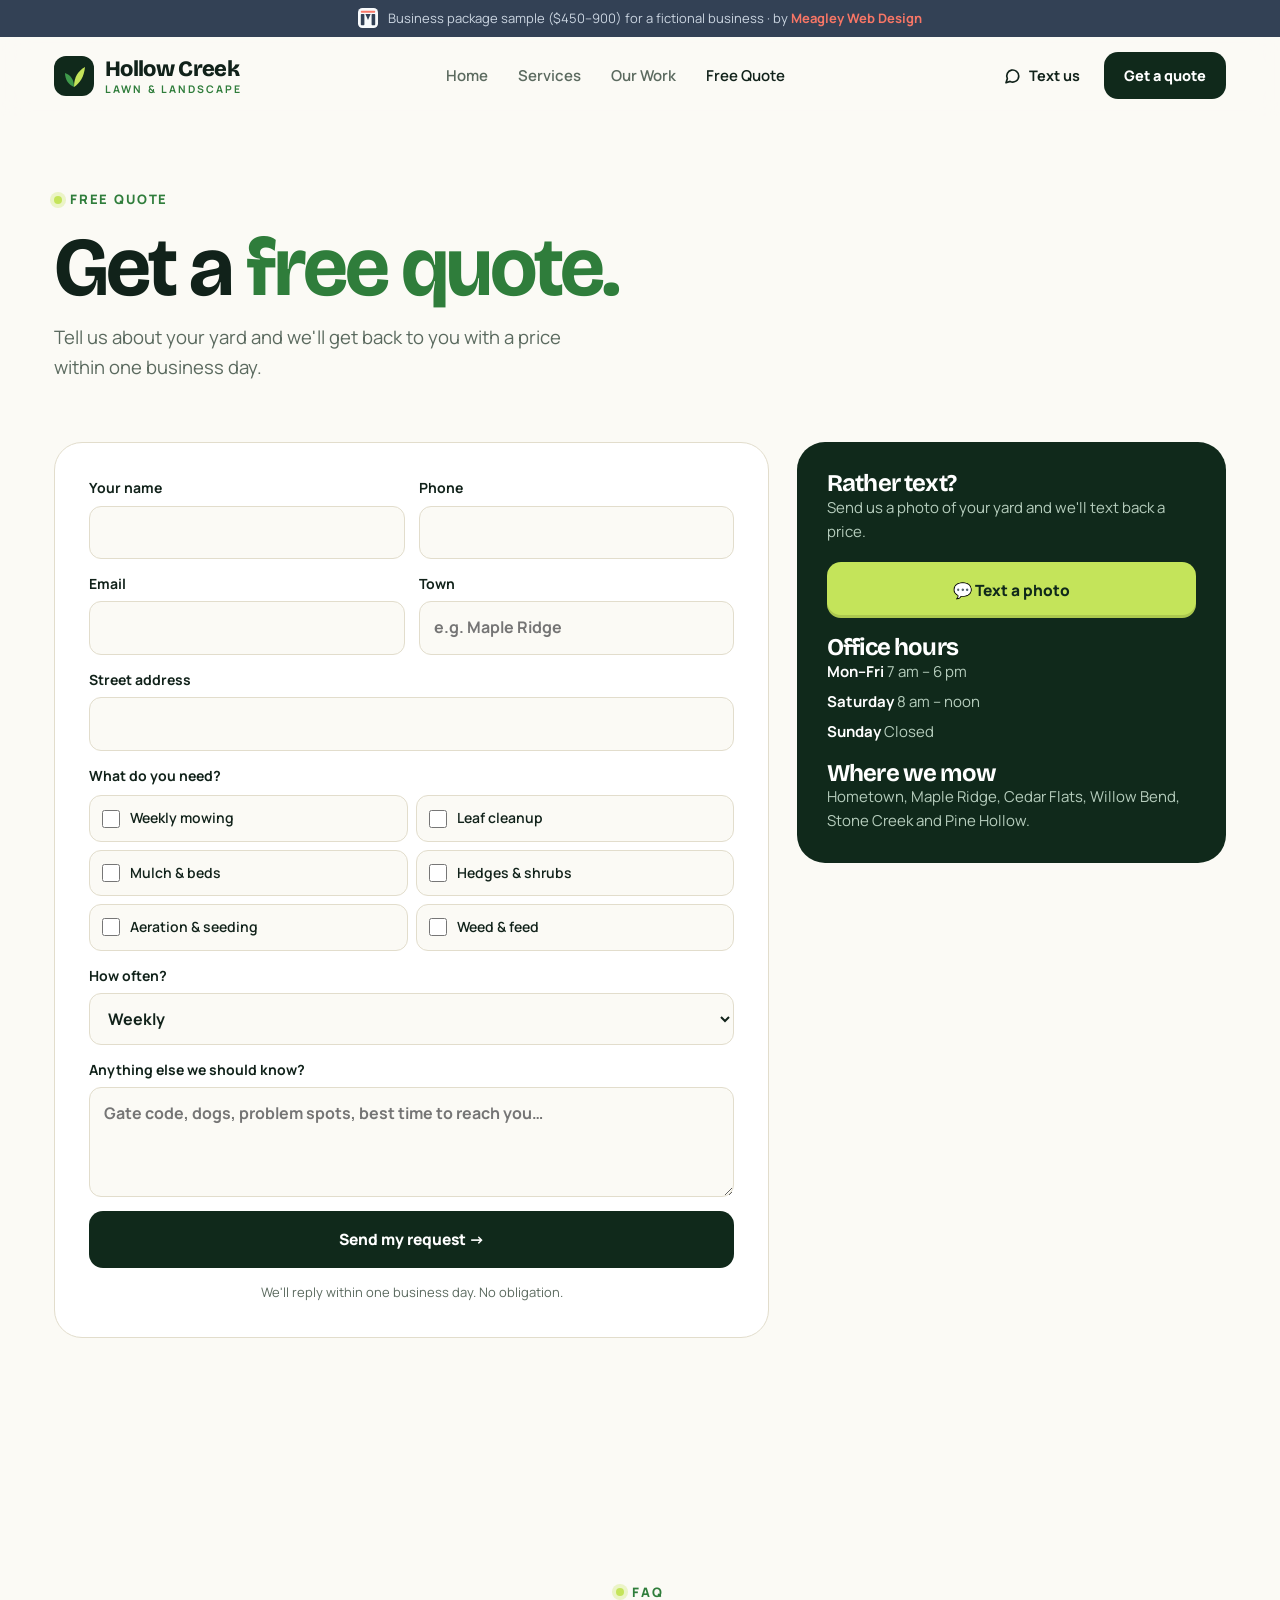
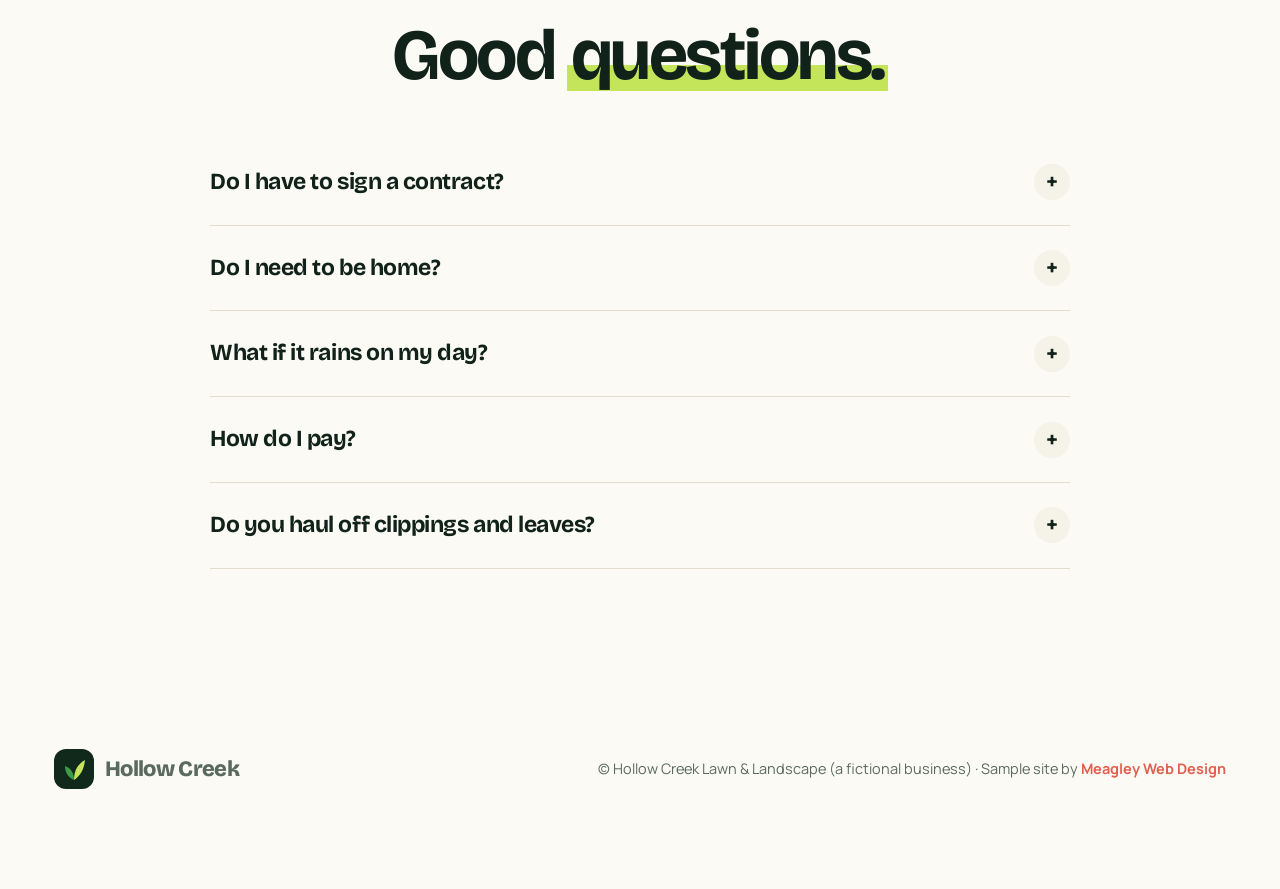
<file: work/hollow-creek-lawn/contact.html>
<!doctype html>
<html lang="en">
<head>
<meta charset="utf-8"><script>if(location.hostname==="meagleyweb.github.io")location.replace("https://meagley.tech"+location.pathname+location.search+location.hash)</script>
<meta name="viewport" content="width=device-width, initial-scale=1">
<meta name="robots" content="noindex">
<title>Free Quote · Hollow Creek Lawn & Landscape (Sample)</title>
<meta name="description" content="Request a free lawn care quote from the fictional Hollow Creek Lawn & Landscape.">
<link rel="icon" href="data:image/svg+xml,%3Csvg xmlns='http://www.w3.org/2000/svg' viewBox='0 0 32 32'%3E%3Crect width='32' height='32' rx='9' fill='%2310291b'/%3E%3Cpath d='M16 25c0-8 3-13 9-16-1 8-4 13-9 16zM16 25c0-6-2-10-7-12 0 6 3 10 7 12z' fill='%23c4e45a'/%3E%3C/svg%3E">
<link rel="preconnect" href="https://fonts.googleapis.com">
<link rel="preconnect" href="https://fonts.gstatic.com" crossorigin>
<link href="https://fonts.googleapis.com/css2?family=Bricolage+Grotesque:opsz,wght@12..96,400..800&family=Manrope:wght@400;500;600;700;800&display=swap" rel="stylesheet">
<link rel="stylesheet" href="style.css">
</head>
<body>

<div class="mw-bar">
  <a href="../../" aria-label="Meagley Web Design home"><svg viewBox="0 0 100 100"><rect width="100" height="100" rx="22" fill="#f8fafc"/><rect x="14" y="14" width="72" height="10" rx="3.5" fill="#f87666"/><rect x="14" y="30.5" width="18" height="55.5" rx="3.5" fill="#334155"/><rect x="68" y="30.5" width="18" height="55.5" rx="3.5" fill="#334155"/><path d="M37 30.5h26L50 60z" fill="#334155"/></svg></a>
  <span>Business package sample ($450–900) for a fictional business · by <a href="../../">Meagley Web Design</a></span>
</div>

<nav class="top" id="nav">
  <div class="wrap">
    <a href="index.html" class="brand">
      <svg viewBox="0 0 40 40"><rect width="40" height="40" rx="12" fill="#10291b"/><path d="M20 31c0-10 4-16 11-20-1 10-5 16-11 20z" fill="#c4e45a"/><path d="M20 31c0-7-3-12-9-14 0 7 4 12 9 14z" fill="#3f9a4b"/></svg>
      <span>Hollow Creek<small>LAWN &amp; LANDSCAPE</small></span>
    </a>
    <div class="links"><a href="index.html">Home</a><a href="services.html">Services</a><a href="index.html#results">Our Work</a><a href="contact.html" class="on">Free Quote</a></div>
    <div class="nav-cta">
      <a class="txt" href="#" data-demo="On a real site, this opens a text to the business."><svg width="18" height="18" viewBox="0 0 24 24" fill="none" stroke="currentColor" stroke-width="2.2" stroke-linecap="round" stroke-linejoin="round"><path d="M21 12a8 8 0 0 1-11.5 7.2L4 21l1.8-5.5A8 8 0 1 1 21 12z"/></svg>Text us</a>
      <a class="btn btn-forest" href="contact.html">Get a quote</a>
    </div>
  </div>
</nav>

<header class="page-head">
  <div class="wrap">
    <span class="eyebrow reveal"><i></i>Free quote</span>
    <h1 class="reveal d1">Get a <span class="g">free quote.</span></h1>
    <p class="lead reveal d2">Tell us about your yard and we'll get back to you with a price within one business day.</p>
  </div>
</header>
<section style="padding-top:20px">
  <div class="wrap qform">
    <form id="quoteForm" class="reveal">
      <div class="two"><label>Your name<input name="name" required autocomplete="name"></label><label>Phone<input name="phone" type="tel" required autocomplete="tel"></label></div>
      <div class="two"><label>Email<input name="email" type="email" autocomplete="email"></label><label>Town<input name="town" list="towns2" placeholder="e.g. Maple Ridge"></label></div>
      <datalist id="towns2"><option value="Hometown"><option value="Maple Ridge"><option value="Cedar Flats"><option value="Willow Bend"><option value="Stone Creek"><option value="Pine Hollow"></datalist>
      <label>Street address<input name="address" autocomplete="street-address"></label>
      <div><label style="margin-bottom:8px">What do you need?</label>
        <div class="checks">
          <label><input type="checkbox" name="svc" value="mowing">Weekly mowing</label>
          <label><input type="checkbox" name="svc" value="leaves">Leaf cleanup</label>
          <label><input type="checkbox" name="svc" value="mulch">Mulch &amp; beds</label>
          <label><input type="checkbox" name="svc" value="hedges">Hedges &amp; shrubs</label>
          <label><input type="checkbox" name="svc" value="aeration">Aeration &amp; seeding</label>
          <label><input type="checkbox" name="svc" value="weed">Weed &amp; feed</label>
        </div></div>
      <label>How often?<select name="freq"><option>Weekly</option><option>Every 2 weeks</option><option>One time</option><option>Not sure yet</option></select></label>
      <label>Anything else we should know?<textarea name="msg" placeholder="Gate code, dogs, problem spots, best time to reach you…"></textarea></label>
      <button class="btn btn-forest" type="submit" style="justify-content:center">Send my request →</button>
      <p style="font-size:13px;color:var(--muted);text-align:center">We'll reply within one business day. No obligation.</p>
    </form>
    <aside class="side reveal d1">
      <div><h3>Rather text?</h3><p>Send us a photo of your yard and we'll text back a price.</p></div>
      <a class="btn btn-lime" href="#" data-demo="On a real site, this opens a text to the business." style="justify-content:center">💬 Text a photo</a>
      <div><h3>Office hours</h3><ul><li><b>Mon–Fri</b> 7 am – 6 pm</li><li><b>Saturday</b> 8 am – noon</li><li><b>Sunday</b> Closed</li></ul></div>
      <div><h3>Where we mow</h3><p>Hometown, Maple Ridge, Cedar Flats, Willow Bend, Stone Creek and Pine Hollow.</p></div>
    </aside>
  </div>
</section>
<section id="faq">
  <div class="wrap">
    <div style="text-align:center"><span class="eyebrow reveal"><i></i>FAQ</span><h2 class="h2 reveal d1">Good <span class="hl">questions.</span></h2></div>
    <div class="faq">
      <details class="reveal"><summary>Do I have to sign a contract?<i>+</i></summary><p>Nope. Weekly and every-other-week service is month to month. Pause for vacation or cancel any time with a text.</p></details>
      <details class="reveal"><summary>Do I need to be home?<i>+</i></summary><p>No. Just leave the gate unlocked. We'll text you when we're done, with a photo.</p></details>
      <details class="reveal"><summary>What if it rains on my day?<i>+</i></summary><p>We'll move you to the next dry day and send you a heads-up text. You're never charged for a skipped visit.</p></details>
      <details class="reveal"><summary>How do I pay?<i>+</i></summary><p>You'll get a link after each visit to pay by card, or you can set up autopay. Cash and check are fine too.</p></details>
      <details class="reveal"><summary>Do you haul off clippings and leaves?<i>+</i></summary><p>Clippings are mulched back into the lawn because it's better for the grass. Leaves and limbs from cleanups are hauled away.</p></details>
    </div>
  </div>
</section>


<footer>
  <div class="wrap row">
    <a href="index.html" class="brand"><svg viewBox="0 0 40 40"><rect width="40" height="40" rx="12" fill="#10291b"/><path d="M20 31c0-10 4-16 11-20-1 10-5 16-11 20z" fill="#c4e45a"/><path d="M20 31c0-7-3-12-9-14 0 7 4 12 9 14z" fill="#3f9a4b"/></svg><span>Hollow Creek</span></a>
    <span>© Hollow Creek Lawn &amp; Landscape (a fictional business) · Sample site by <a href="../../" style="color:#e2604f;font-weight:700">Meagley Web Design</a></span>
  </div>
</footer>

<div class="mbar" id="mbar"><a class="btn btn-lime" href="contact.html">Get a quote</a><a class="btn btn-line" style="border-color:#fff;color:#fff" href="#" data-demo="On a real site, this opens a text to the business.">💬 Text</a></div>
<div class="toast" id="toast"></div>

<script src="script.js"></script>
<script src="/count.js" defer></script>
</body>
</html>
</file>
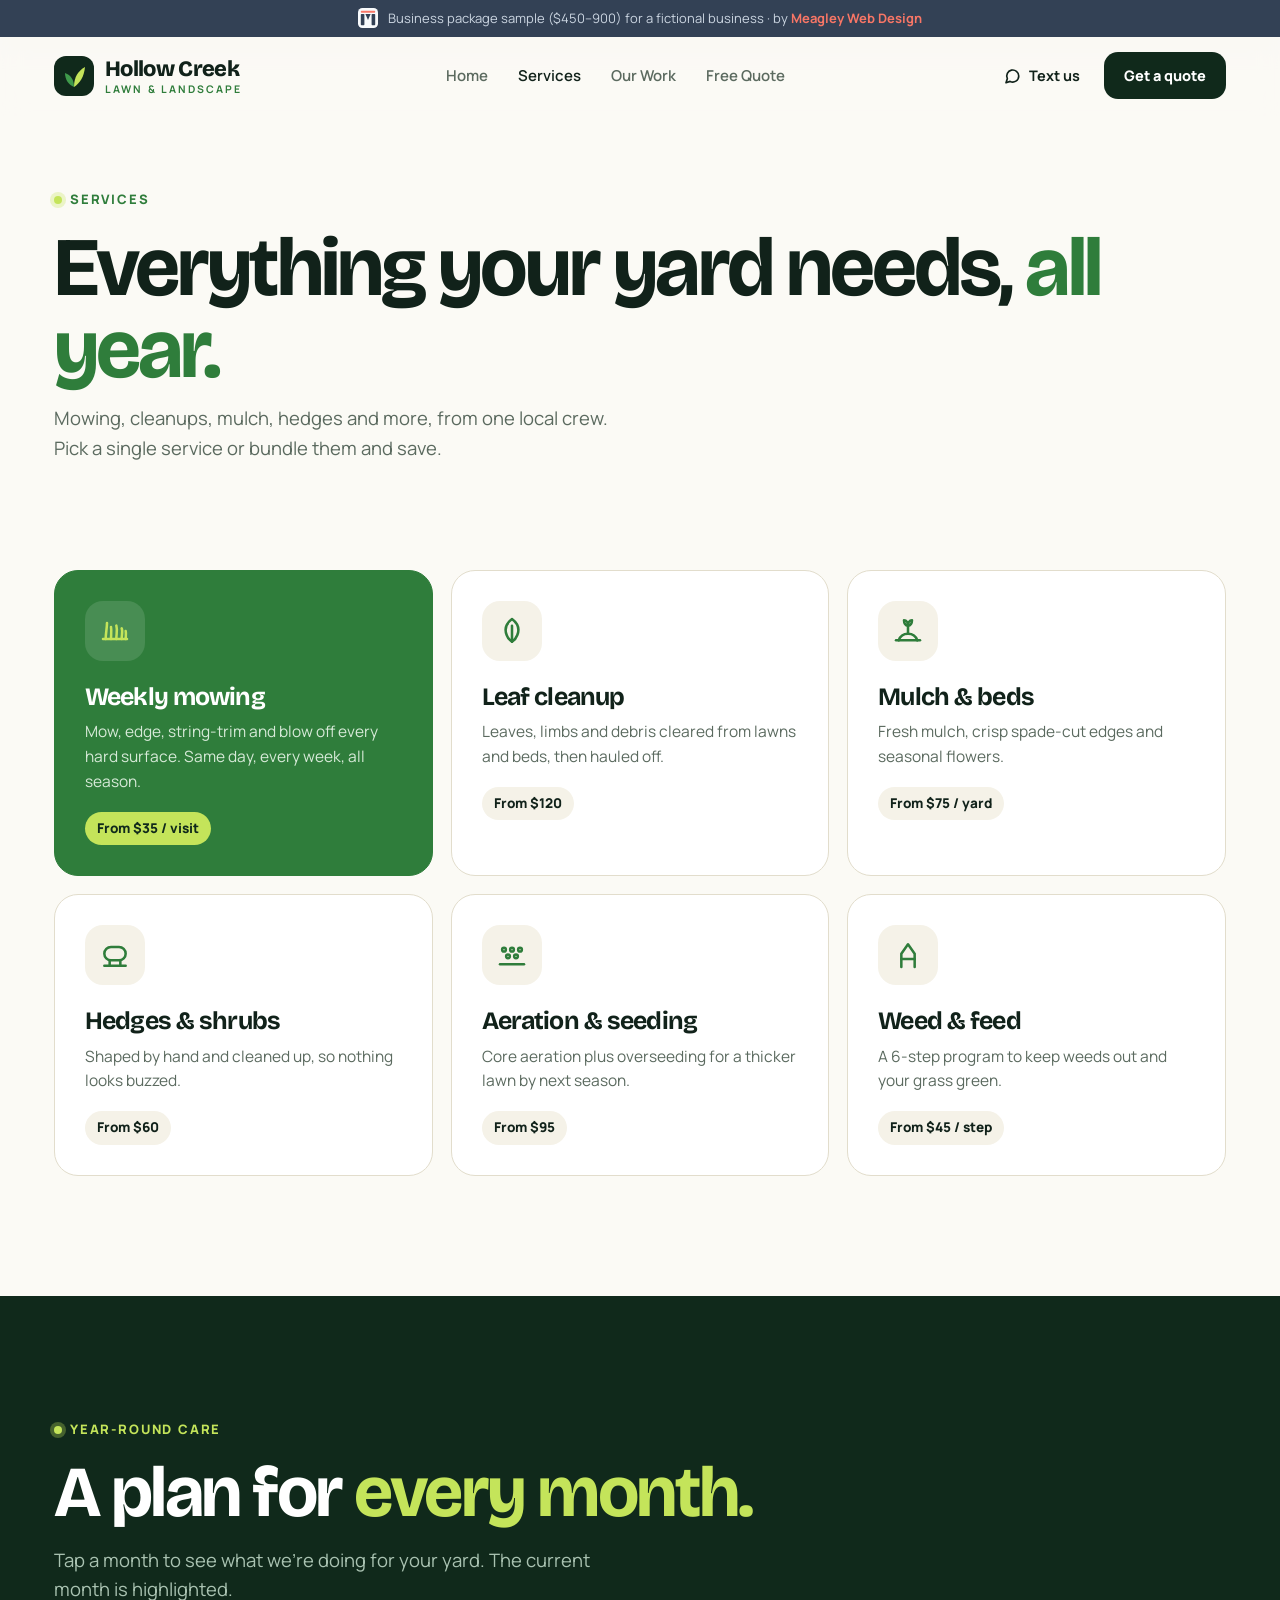
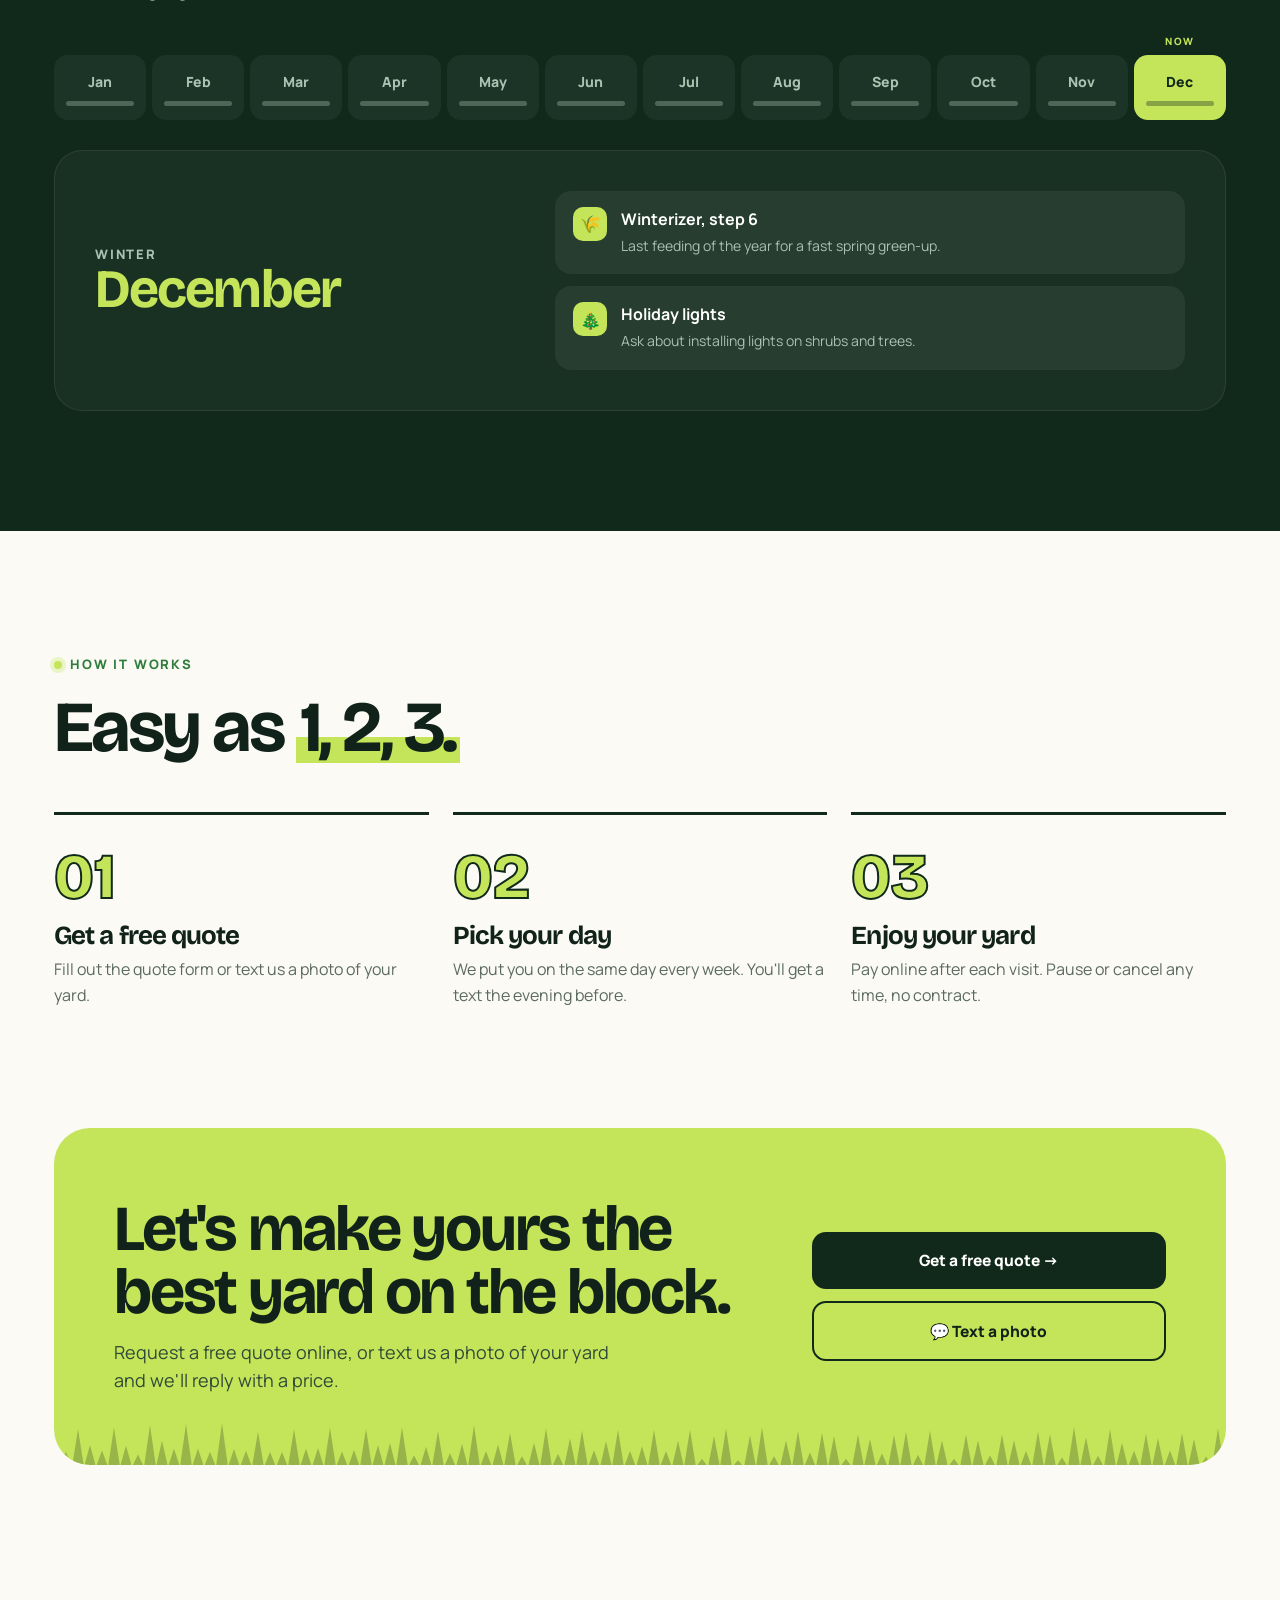
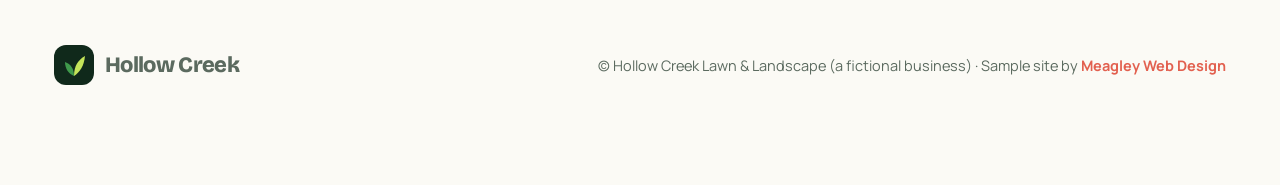
<file: work/hollow-creek-lawn/services.html>
<!doctype html>
<html lang="en">
<head>
<meta charset="utf-8"><script>if(location.hostname==="meagleyweb.github.io")location.replace("https://meagley.tech"+location.pathname+location.search+location.hash)</script>
<meta name="viewport" content="width=device-width, initial-scale=1">
<meta name="robots" content="noindex">
<title>Services · Hollow Creek Lawn & Landscape (Sample)</title>
<meta name="description" content="Services offered by the fictional Hollow Creek Lawn & Landscape.">
<link rel="icon" href="data:image/svg+xml,%3Csvg xmlns='http://www.w3.org/2000/svg' viewBox='0 0 32 32'%3E%3Crect width='32' height='32' rx='9' fill='%2310291b'/%3E%3Cpath d='M16 25c0-8 3-13 9-16-1 8-4 13-9 16zM16 25c0-6-2-10-7-12 0 6 3 10 7 12z' fill='%23c4e45a'/%3E%3C/svg%3E">
<link rel="preconnect" href="https://fonts.googleapis.com">
<link rel="preconnect" href="https://fonts.gstatic.com" crossorigin>
<link href="https://fonts.googleapis.com/css2?family=Bricolage+Grotesque:opsz,wght@12..96,400..800&family=Manrope:wght@400;500;600;700;800&display=swap" rel="stylesheet">
<link rel="stylesheet" href="style.css">
</head>
<body>

<div class="mw-bar">
  <a href="../../" aria-label="Meagley Web Design home"><svg viewBox="0 0 100 100"><rect width="100" height="100" rx="22" fill="#f8fafc"/><rect x="14" y="14" width="72" height="10" rx="3.5" fill="#f87666"/><rect x="14" y="30.5" width="18" height="55.5" rx="3.5" fill="#334155"/><rect x="68" y="30.5" width="18" height="55.5" rx="3.5" fill="#334155"/><path d="M37 30.5h26L50 60z" fill="#334155"/></svg></a>
  <span>Business package sample ($450–900) for a fictional business · by <a href="../../">Meagley Web Design</a></span>
</div>

<nav class="top" id="nav">
  <div class="wrap">
    <a href="index.html" class="brand">
      <svg viewBox="0 0 40 40"><rect width="40" height="40" rx="12" fill="#10291b"/><path d="M20 31c0-10 4-16 11-20-1 10-5 16-11 20z" fill="#c4e45a"/><path d="M20 31c0-7-3-12-9-14 0 7 4 12 9 14z" fill="#3f9a4b"/></svg>
      <span>Hollow Creek<small>LAWN &amp; LANDSCAPE</small></span>
    </a>
    <div class="links"><a href="index.html">Home</a><a href="services.html" class="on">Services</a><a href="index.html#results">Our Work</a><a href="contact.html">Free Quote</a></div>
    <div class="nav-cta">
      <a class="txt" href="#" data-demo="On a real site, this opens a text to the business."><svg width="18" height="18" viewBox="0 0 24 24" fill="none" stroke="currentColor" stroke-width="2.2" stroke-linecap="round" stroke-linejoin="round"><path d="M21 12a8 8 0 0 1-11.5 7.2L4 21l1.8-5.5A8 8 0 1 1 21 12z"/></svg>Text us</a>
      <a class="btn btn-forest" href="contact.html">Get a quote</a>
    </div>
  </div>
</nav>

<header class="page-head">
  <div class="wrap">
    <span class="eyebrow reveal"><i></i>Services</span>
    <h1 class="reveal d1">Everything your yard needs, <span class="g">all year.</span></h1>
    <p class="lead reveal d2">Mowing, cleanups, mulch, hedges and more, from one local crew. Pick a single service or bundle them and save.</p>
  </div>
</header>
<section id="services" style="padding-top:10px">
  <div class="wrap">
    
    <div class="svc-grid">
      <div class="svc big reveal"><div class="ic"><svg viewBox="0 0 24 24"><path d="M3 18h18"/><path d="M5 18c0-4 1-8 1-12M9 18c0-3 .5-6 0-9M13 18c0-4 1-7 0-10M17 18c0-3 1-6 0-8M20 18c0-2 .5-4 0-6"/></svg></div><h3>Weekly mowing</h3><p>Mow, edge, string-trim and blow off every hard surface. Same day, every week, all season.</p><span class="from">From $35 / visit</span></div>
      <div class="svc reveal d1"><div class="ic"><svg viewBox="0 0 24 24"><path d="M12 3c4 3 6 7 4 12-1 3-4 5-4 5s-3-2-4-5c-2-5 0-9 4-12z"/><path d="M12 8v12"/></svg></div><h3>Leaf cleanup</h3><p>Leaves, limbs and debris cleared from lawns and beds, then hauled off.</p><span class="from">From $120</span></div>
      <div class="svc reveal d2"><div class="ic"><svg viewBox="0 0 24 24"><path d="M3 19h18"/><path d="M5 19c1-3 3-5 7-5s6 2 7 5"/><path d="M12 14V8M12 8c-2 0-3-2-3-4 2 0 3 2 3 4zM12 8c2 0 3-2 3-4-2 0-3 2-3 4z"/></svg></div><h3>Mulch &amp; beds</h3><p>Fresh mulch, crisp spade-cut edges and seasonal flowers.</p><span class="from">From $75 / yard</span></div>
      <div class="svc reveal d1"><div class="ic"><svg viewBox="0 0 24 24"><rect x="4" y="6" width="16" height="10" rx="5"/><path d="M8 16v4M16 16v4M4 20h16"/></svg></div><h3>Hedges &amp; shrubs</h3><p>Shaped by hand and cleaned up, so nothing looks buzzed.</p><span class="from">From $60</span></div>
      <div class="svc reveal d2"><div class="ic"><svg viewBox="0 0 24 24"><circle cx="6" cy="8" r="1.4"/><circle cx="12" cy="8" r="1.4"/><circle cx="18" cy="8" r="1.4"/><circle cx="9" cy="13" r="1.4"/><circle cx="15" cy="13" r="1.4"/><path d="M3 19h18"/></svg></div><h3>Aeration &amp; seeding</h3><p>Core aeration plus overseeding for a thicker lawn by next season.</p><span class="from">From $95</span></div>
      <div class="svc reveal d3"><div class="ic"><svg viewBox="0 0 24 24"><path d="M7 21V11l5-7 5 7v10"/><path d="M7 15h10"/></svg></div><h3>Weed &amp; feed</h3><p>A 6-step program to keep weeds out and your grass green.</p><span class="from">From $45 / step</span></div>
    </div>
  </div>
</section>

<section class="season" id="seasons">
  <div class="wrap">
    <span class="eyebrow reveal" style="color:var(--lime)"><i></i>Year-round care</span>
    <h2 class="h2 reveal d1">A plan for <span class="hl">every month.</span></h2>
    <p class="lead reveal d2">Tap a month to see what we're doing for your yard. The current month is highlighted.</p>
    <div class="months reveal d2" id="months"></div>
    <div class="mdetail reveal d3"><div><div class="sea" id="mSea"></div><h3 id="mName"></h3></div><ul class="tasks" id="mTasks"></ul></div>
  </div>
</section>

<section>
  <div class="wrap">
    <span class="eyebrow reveal"><i></i>How it works</span>
    <h2 class="h2 reveal d1">Easy as <span class="hl">1, 2, 3.</span></h2>
    <div class="how">
      <div class="reveal"><h3>Get a free quote</h3><p>Fill out the quote form or text us a photo of your yard.</p></div>
      <div class="reveal d1"><h3>Pick your day</h3><p>We put you on the same day every week. You'll get a text the evening before.</p></div>
      <div class="reveal d2"><h3>Enjoy your yard</h3><p>Pay online after each visit. Pause or cancel any time, no contract.</p></div>
    </div>
  </div>
</section>

<section style="padding-top:0">
  <div class="wrap">
    <div class="big-cta reveal">
      <div><h2>Let's make yours the best yard on the block.</h2><p>Request a free quote online, or text us a photo of your yard and we'll reply with a price.</p></div>
      <div class="acts"><a class="btn btn-forest" href="contact.html">Get a free quote →</a><a class="btn btn-line" href="#" data-demo="On a real site, this opens a text to the business.">💬 Text a photo</a></div>
      <svg class="blades" viewBox="0 0 1200 60" preserveAspectRatio="none"><path id="bladePath" fill="#10291b"/></svg>
    </div>
  </div>
</section>


<footer>
  <div class="wrap row">
    <a href="index.html" class="brand"><svg viewBox="0 0 40 40"><rect width="40" height="40" rx="12" fill="#10291b"/><path d="M20 31c0-10 4-16 11-20-1 10-5 16-11 20z" fill="#c4e45a"/><path d="M20 31c0-7-3-12-9-14 0 7 4 12 9 14z" fill="#3f9a4b"/></svg><span>Hollow Creek</span></a>
    <span>© Hollow Creek Lawn &amp; Landscape (a fictional business) · Sample site by <a href="../../" style="color:#e2604f;font-weight:700">Meagley Web Design</a></span>
  </div>
</footer>

<div class="mbar" id="mbar"><a class="btn btn-lime" href="contact.html">Get a quote</a><a class="btn btn-line" style="border-color:#fff;color:#fff" href="#" data-demo="On a real site, this opens a text to the business.">💬 Text</a></div>
<div class="toast" id="toast"></div>

<script src="script.js"></script>
<script src="/count.js" defer></script>
</body>
</html>
</file>
<file: work/hollow-creek-lawn/style.css>
:root{
  --forest:#10291b;--deep:#173a26;--grass:#2f7d3b;--grass-2:#3f9a4b;--lime:#c4e45a;--lime-2:#d9f07c;
  --cream:#f5f2e8;--paper:#fbfaf5;--sun:#f2b33d;--ink:#11221a;--muted:#5b6a5f;--line:#e2ddcc;
  --ease:cubic-bezier(.2,.75,.15,1);
}
*{box-sizing:border-box;margin:0;padding:0}
html{scroll-behavior:smooth}
body{font-family:Manrope,system-ui,sans-serif;background:var(--paper);color:var(--ink);line-height:1.6;-webkit-font-smoothing:antialiased;overflow-x:hidden}
a{color:inherit;text-decoration:none}
button{font:inherit;color:inherit;background:none;border:0;cursor:pointer}
svg{display:block}
h1,h2,h3,h4{font-family:"Bricolage Grotesque",sans-serif;font-weight:700;line-height:.98;letter-spacing:-.035em}
.wrap{max-width:1220px;margin:0 auto;padding:0 24px}
.eyebrow{display:inline-flex;align-items:center;gap:8px;font-size:13px;font-weight:800;letter-spacing:.14em;text-transform:uppercase;color:var(--grass)}
.eyebrow i{width:8px;height:8px;border-radius:50%;background:var(--lime);box-shadow:0 0 0 4px rgba(196,228,90,.3)}
.h2{font-size:clamp(40px,5.6vw,76px);margin:16px 0 18px}
.h2 .hl{background:linear-gradient(transparent 62%,var(--lime) 62%,var(--lime) 92%,transparent 92%);padding:0 4px}
.lead{font-size:18.5px;color:var(--muted);max-width:560px}
.btn{display:inline-flex;align-items:center;gap:10px;font-weight:800;font-size:15.5px;padding:16px 26px;border-radius:14px;transition:.3s var(--ease);white-space:nowrap}
.btn-lime{background:var(--lime);color:var(--forest);box-shadow:inset 0 -3px 0 rgba(0,0,0,.12)}
.btn-lime:hover{background:var(--lime-2);transform:translateY(-2px)}
.btn-forest{background:var(--forest);color:#fff}
.btn-forest:hover{background:var(--deep);transform:translateY(-2px)}
.btn-line{border:2px solid var(--forest)}
.btn-line:hover{background:var(--forest);color:#fff}
.reveal{opacity:0;transform:translateY(30px);transition:opacity .9s var(--ease),transform .9s var(--ease)}
.reveal.in{opacity:1;transform:none}
.d1{transition-delay:.08s}.d2{transition-delay:.16s}.d3{transition-delay:.24s}.d4{transition-delay:.32s}.d5{transition-delay:.4s}
section{padding:120px 0;position:relative}

.mw-bar{background:#334155;color:#cbd5e1;font-size:13px;display:flex;justify-content:center;align-items:center;gap:10px;padding:8px 16px;text-align:center}
.mw-bar svg{width:20px;height:20px;flex:none}
.mw-bar a{color:#f87666;font-weight:700}
.mw-bar a:hover{text-decoration:underline}

/* nav */
nav.top{position:sticky;top:0;z-index:50;background:rgba(251,250,245,.85);backdrop-filter:blur(14px);-webkit-backdrop-filter:blur(14px);border-bottom:1px solid transparent;transition:.3s}
nav.top.solid{border-color:var(--line)}
nav.top .wrap{display:flex;align-items:center;justify-content:space-between;height:78px;gap:20px}
.brand{display:flex;align-items:center;gap:11px;font-family:"Bricolage Grotesque";font-weight:800;font-size:22px;letter-spacing:-.03em;line-height:1}
.brand svg{width:40px;height:40px}
.brand small{display:block;font-family:Manrope;font-size:10.5px;letter-spacing:.2em;font-weight:700;color:var(--grass);margin-top:4px}
.links{display:flex;gap:30px;font-weight:600;font-size:15px;color:var(--muted)}
.links a:hover{color:var(--ink)}
.nav-cta{display:flex;gap:10px;align-items:center}
.nav-cta .txt{font-weight:700;font-size:14.5px;display:flex;gap:8px;align-items:center;padding:12px 14px}
.nav-cta .btn{padding:12px 20px;font-size:14.5px}

/* hero */
.hero{padding:70px 0 100px;overflow:hidden}
.hero .wrap{display:grid;grid-template-columns:1.05fr .95fr;gap:56px;align-items:center}
.hero h1{font-size:clamp(56px,8vw,112px);margin:22px 0 24px}
.hero h1 .g{color:var(--grass)}
.hero h1 .stripe{position:relative;white-space:nowrap}
.hero h1 .stripe svg{position:absolute;left:0;bottom:-6px;width:100%;height:16px}
.hero h1 .stripe path{stroke:var(--lime);stroke-width:7;fill:none;stroke-linecap:round;stroke-dasharray:420;stroke-dashoffset:420;animation:draw 1.2s .6s var(--ease) forwards}
@keyframes draw{to{stroke-dashoffset:0}}
.hero p.sub{font-size:19.5px;color:var(--muted);max-width:500px;margin-bottom:34px}
.hero .cta{display:flex;gap:12px;flex-wrap:wrap}
.trust{display:flex;gap:22px;margin-top:38px;flex-wrap:wrap;font-weight:700;font-size:14.5px}
.trust span{display:flex;align-items:center;gap:8px}
.trust svg{width:20px;height:20px;stroke:var(--grass);fill:none;stroke-width:2.4;stroke-linecap:round;stroke-linejoin:round}
.lawn-wrap{position:relative}
.lawn{border-radius:32px;overflow:hidden;aspect-ratio:1/1.02;background:#4f9a4a;box-shadow:0 50px 80px -40px rgba(16,41,27,.55);position:relative}
.lawn svg{width:100%;height:100%}
.float{position:absolute;background:#fff;border-radius:18px;padding:14px 18px;box-shadow:0 24px 40px -18px rgba(16,41,27,.4);display:flex;gap:12px;align-items:center;font-size:14px;animation:bob 5s ease-in-out infinite}
.float b{display:block;font-size:15.5px}
.float small{color:var(--muted)}
.float .ic{width:42px;height:42px;border-radius:12px;display:grid;place-items:center;background:var(--cream);font-size:20px}
.float.f1{left:-34px;bottom:70px}
.float.f2{right:-20px;top:40px;animation-delay:-2.5s}
@keyframes bob{50%{transform:translateY(-10px)}}

/* area check */
.area{background:var(--forest);color:#fff;border-radius:28px;padding:34px 40px;display:grid;grid-template-columns:auto 1fr auto;gap:30px;align-items:center;margin-top:-50px;position:relative;z-index:2;box-shadow:0 30px 60px -30px rgba(16,41,27,.6)}
.area h3{font-size:28px}
.area p{color:#a9c2b1;font-size:15px}
.area form{display:flex;gap:10px;background:rgba(255,255,255,.08);border-radius:16px;padding:6px;border:1px solid rgba(255,255,255,.12)}
.area input{flex:1;min-width:0;background:none;border:0;outline:0;color:#fff;font:inherit;font-size:16px;padding:0 14px}
.area input::placeholder{color:#8aa695}
.area .res{font-weight:700;font-size:15px;min-height:24px;grid-column:1/-1;display:none;align-items:center;gap:10px}
.area .res.show{display:flex;animation:pop .5s var(--ease)}
.area .res.yes{color:var(--lime)}.area .res.no{color:#ffc78a}
@keyframes pop{from{opacity:0;transform:translateY(8px)}}

/* services */
.svc-grid{display:grid;grid-template-columns:repeat(3,1fr);gap:18px;margin-top:56px}
.svc{background:#fff;border:1.5px solid var(--line);border-radius:24px;padding:30px;position:relative;overflow:hidden;transition:.45s var(--ease)}
.svc::after{content:"";position:absolute;inset:auto -40% -60% auto;width:240px;height:240px;border-radius:50%;background:var(--lime);opacity:0;transform:scale(.4);transition:.6s var(--ease)}
.svc:hover{transform:translateY(-6px);border-color:var(--grass);box-shadow:0 30px 50px -30px rgba(16,41,27,.35)}
.svc:hover::after{opacity:.35;transform:none}
.svc .ic{width:60px;height:60px;border-radius:18px;background:var(--cream);display:grid;place-items:center;margin-bottom:24px;position:relative;z-index:1;transition:.45s var(--ease)}
.svc:hover .ic{background:var(--forest);transform:rotate(-6deg)}
.svc .ic svg{width:32px;height:32px;stroke:var(--grass);fill:none;stroke-width:1.9;stroke-linecap:round;stroke-linejoin:round;transition:.3s}
.svc:hover .ic svg{stroke:var(--lime)}
.svc h3{font-size:25px;margin-bottom:10px;position:relative;z-index:1}
.svc p{color:var(--muted);font-size:15.5px;position:relative;z-index:1}
.svc .from{display:inline-block;margin-top:18px;font-weight:800;font-size:13.5px;padding:6px 12px;border-radius:99px;background:var(--cream);position:relative;z-index:1}
.svc.big{grid-column:span 1;background:var(--grass);color:#fff;border-color:var(--grass)}
.svc.big p{color:#d7ead8}.svc.big .ic{background:rgba(255,255,255,.12)}.svc.big .ic svg{stroke:var(--lime)}.svc.big .from{background:var(--lime);color:var(--forest)}

/* before/after */
.ba-sec{background:var(--cream)}
.ba{position:relative;border-radius:30px;overflow:hidden;margin-top:50px;aspect-ratio:16/8;user-select:none;touch-action:pan-y;cursor:ew-resize;box-shadow:0 40px 70px -40px rgba(16,41,27,.5)}
.ba svg{position:absolute;inset:0;width:100%;height:100%}
.ba .after{clip-path:inset(0 0 0 50%)}
.ba .handle{position:absolute;top:0;bottom:0;left:50%;width:4px;margin-left:-2px;background:#fff;pointer-events:none}
.ba .knob{position:absolute;top:50%;left:50%;width:62px;height:62px;margin:-31px;border-radius:50%;background:#fff;display:grid;place-items:center;box-shadow:0 10px 30px rgba(0,0,0,.3);font-weight:800;color:var(--forest);font-size:18px}
.ba .lbl{position:absolute;top:22px;padding:8px 16px;border-radius:99px;font-weight:800;font-size:13px;letter-spacing:.1em;text-transform:uppercase}
.ba .lbl.b{left:22px;background:rgba(0,0,0,.55);color:#fff}
.ba .lbl.a{right:22px;background:var(--lime);color:var(--forest)}
.ba-range{position:absolute;inset:0;opacity:0;cursor:ew-resize;width:100%}

/* quote */
.quote{display:grid;grid-template-columns:1.15fr .85fr;gap:28px;margin-top:50px;align-items:start}
.wizard{background:#fff;border:1.5px solid var(--line);border-radius:30px;padding:36px;position:relative;overflow:hidden}
.prog{display:flex;gap:8px;margin-bottom:30px}
.prog i{flex:1;height:6px;border-radius:9px;background:var(--cream);position:relative;overflow:hidden}
.prog i::after{content:"";position:absolute;inset:0;background:var(--grass);transform:scaleX(0);transform-origin:left;transition:.5s var(--ease)}
.prog i.on::after{transform:none}
.stepn{font-size:13px;font-weight:800;color:var(--grass);letter-spacing:.12em;text-transform:uppercase}
.wizard h3{font-size:34px;margin:8px 0 24px}
.panel{display:none;animation:slide .5s var(--ease)}
.panel.on{display:block}
@keyframes slide{from{opacity:0;transform:translateX(30px)}}
.cards{display:grid;grid-template-columns:repeat(2,1fr);gap:12px}
.pick{border:2px solid var(--line);border-radius:20px;padding:20px;text-align:left;transition:.25s var(--ease);position:relative;background:var(--paper)}
.pick:hover{border-color:var(--grass)}
.pick.on{border-color:var(--grass);background:#eef6e6}
.pick.on::after{content:"✓";position:absolute;top:14px;right:14px;width:26px;height:26px;border-radius:50%;background:var(--grass);color:#fff;display:grid;place-items:center;font-size:14px;font-weight:800}
.pick b{display:block;font-size:17px;margin-top:10px}
.pick small{color:var(--muted);font-size:14px}
.pick .yard{height:58px;display:flex;align-items:flex-end}
.pick .yard svg{height:100%}
.pick .emo{font-size:28px}
.w-nav{display:flex;justify-content:space-between;margin-top:28px}
.w-nav .btn[disabled]{opacity:.35;pointer-events:none}
.days{display:grid;grid-template-columns:repeat(7,1fr);gap:8px}
.day{border:2px solid var(--line);border-radius:14px;padding:10px 4px;text-align:center;font-size:12.5px;line-height:1.3;background:var(--paper);transition:.2s}
.day b{display:block;font-size:20px;font-family:"Bricolage Grotesque"}
.day:hover:not([disabled]){border-color:var(--grass)}
.day.on{background:var(--forest);color:#fff;border-color:var(--forest)}
.day[disabled]{opacity:.38;cursor:not-allowed;text-decoration:line-through}
.summary{background:var(--forest);color:#fff;border-radius:30px;padding:34px;position:sticky;top:100px}
.summary .lbl{font-size:13px;letter-spacing:.14em;text-transform:uppercase;color:#9fbca8;font-weight:800}
.summary .amt{font-family:"Bricolage Grotesque";font-size:84px;font-weight:800;letter-spacing:-.05em;line-height:1;margin:10px 0 4px;color:var(--lime)}
.summary .per{color:#b6cdbd;margin-bottom:24px}
.summary ul{list-style:none;border-top:1px solid rgba(255,255,255,.12)}
.summary li{display:flex;justify-content:space-between;padding:12px 0;border-bottom:1px solid rgba(255,255,255,.12);font-size:15px;animation:pop .4s var(--ease)}
.summary li span:last-child{font-weight:800}
.summary li.save span:last-child{color:var(--lime)}
.summary .fine{font-size:13px;color:#8fac99;margin-top:18px}
.summary .when{margin-top:20px;padding:14px 16px;border-radius:14px;background:rgba(255,255,255,.07);font-size:14.5px;display:none}
.summary .when.show{display:block}

/* seasons */
.season{background:var(--forest);color:#fff;overflow:hidden}
.season .lead{color:#a9c2b1}
.season .h2 .hl{background:none;color:var(--lime);padding:0}
.months{display:grid;grid-template-columns:repeat(12,1fr);gap:6px;margin-top:50px}
.mo{padding:16px 0 14px;border-radius:14px;background:rgba(255,255,255,.05);text-align:center;font-weight:800;font-size:14px;color:#a9c2b1;transition:.3s var(--ease);position:relative}
.mo:hover{background:rgba(255,255,255,.1);color:#fff}
.mo.on{background:var(--lime);color:var(--forest)}
.mo .bar{display:block;height:5px;border-radius:9px;margin:8px 12px 0;background:currentColor;opacity:.35}
.mo.now::before{content:"NOW";position:absolute;top:-22px;left:50%;transform:translateX(-50%);font-size:10px;letter-spacing:.14em;color:var(--lime)}
.mdetail{display:grid;grid-template-columns:.8fr 1.2fr;gap:40px;margin-top:30px;background:rgba(255,255,255,.04);border:1px solid rgba(255,255,255,.08);border-radius:28px;padding:40px;align-items:center}
.mdetail h3{font-size:54px;color:var(--lime)}
.mdetail .sea{font-weight:800;color:#a9c2b1;letter-spacing:.14em;text-transform:uppercase;font-size:13px}
.tasks{list-style:none;display:grid;gap:12px}
.tasks li{display:flex;gap:14px;align-items:flex-start;padding:16px 18px;border-radius:16px;background:rgba(255,255,255,.06);animation:pop .45s var(--ease) both}
.tasks li .k{width:34px;height:34px;flex:none;border-radius:10px;background:var(--lime);color:var(--forest);display:grid;place-items:center;font-size:17px}
.tasks li b{display:block}
.tasks li small{color:#a9c2b1;font-size:14px}

/* how */
.how{display:grid;grid-template-columns:repeat(3,1fr);gap:24px;margin-top:50px;counter-reset:s}
.how div{padding-top:30px;border-top:3px solid var(--forest);position:relative}
.how div::before{counter-increment:s;content:"0" counter(s);font-family:"Bricolage Grotesque";font-weight:800;font-size:64px;color:var(--lime);-webkit-text-stroke:2px var(--forest);line-height:1;display:block;margin-bottom:14px}
.how h3{font-size:26px;margin-bottom:8px}
.how p{color:var(--muted)}

/* reviews */
.reviews{display:grid;grid-template-columns:repeat(3,1fr);gap:20px;margin-top:50px}
.rev{background:#fff;border:1.5px solid var(--line);border-radius:24px;padding:30px;display:flex;flex-direction:column;gap:18px}
.rev .stars{color:var(--sun);letter-spacing:3px;font-size:18px}
.rev q{font-size:18px;font-weight:600;line-height:1.5;quotes:none}
.rev .who{margin-top:auto;display:flex;gap:12px;align-items:center;font-size:14px;color:var(--muted)}
.rev .who i{width:42px;height:42px;border-radius:50%;background:var(--cream);display:grid;place-items:center;font-style:normal;font-weight:800;color:var(--grass)}
.rev .who b{color:var(--ink);display:block}

/* faq */
.faq{max-width:860px;margin:50px auto 0}
.faq details{border-bottom:1.5px solid var(--line)}
.faq summary{list-style:none;cursor:pointer;display:flex;justify-content:space-between;align-items:center;gap:20px;padding:24px 0;font-family:"Bricolage Grotesque";font-weight:700;font-size:23px;letter-spacing:-.02em}
.faq summary::-webkit-details-marker{display:none}
.faq summary i{width:36px;height:36px;flex:none;border-radius:50%;background:var(--cream);display:grid;place-items:center;font-style:normal;transition:.35s var(--ease)}
.faq details[open] summary i{transform:rotate(45deg);background:var(--lime)}
.faq details p{padding:0 50px 24px 0;color:var(--muted);font-size:16.5px}

/* cta */
.big-cta{background:var(--lime);border-radius:36px;padding:70px 60px;display:grid;grid-template-columns:1.3fr .7fr;gap:40px;align-items:center;position:relative;overflow:hidden}
.big-cta h2{font-size:clamp(40px,5vw,70px)}
.big-cta p{font-size:18px;margin-top:14px;max-width:520px;color:#2f4a36}
.big-cta .acts{display:flex;flex-direction:column;gap:12px}
.big-cta .acts .btn{justify-content:center}
.big-cta .blades{position:absolute;left:0;right:0;bottom:-2px;height:60px;opacity:.25}

footer{padding:60px 0 100px;color:var(--muted);font-size:14.5px}
footer .row{display:flex;justify-content:space-between;align-items:center;gap:20px;flex-wrap:wrap}

.mbar{position:fixed;left:12px;right:12px;bottom:12px;z-index:60;display:none;gap:8px;background:var(--forest);padding:8px;border-radius:18px;box-shadow:0 20px 40px -10px rgba(0,0,0,.45);transform:translateY(130%);transition:.45s var(--ease)}
.mbar.show{transform:none}
.mbar a{flex:1;justify-content:center;padding:14px}
.toast{position:fixed;left:50%;top:24px;transform:translate(-50%,-300%);visibility:hidden;background:var(--forest);color:#fff;padding:14px 22px;border-radius:14px;font-weight:700;z-index:100;transition:.5s var(--ease);max-width:calc(100% - 32px);text-align:center;box-shadow:0 20px 40px -15px rgba(0,0,0,.45)}
.toast.show{transform:translate(-50%,0);visibility:visible}

@media (max-width:980px){
  .links,.nav-cta .txt{display:none}
  .hero .wrap,.quote,.big-cta,.mdetail{grid-template-columns:1fr}
  .hero{padding-top:40px}
  .lawn-wrap{max-width:480px;width:100%;justify-self:center}
  .float.f1{left:-8px}.float.f2{right:-8px}
  .area{grid-template-columns:1fr;margin-top:0}
  .svc-grid,.reviews,.how{grid-template-columns:1fr}
  .months{grid-template-columns:repeat(6,1fr);row-gap:28px}
  .summary{position:static}
  .ba{aspect-ratio:4/3}
  .mbar{display:flex}
  section{padding:90px 0}
  .big-cta{padding:44px 28px}
}
@media (max-width:560px){
  .wrap{padding:0 16px}
  .wizard,.summary,.mdetail{padding:24px}
  .cards{grid-template-columns:1fr 1fr}
  .days{grid-template-columns:repeat(4,1fr)}
  .area{padding:26px 22px}
  .area form{flex-direction:column;background:none;border:0;padding:0}
  .area input{background:rgba(255,255,255,.08);border-radius:12px;padding:14px}
  .brand small{display:none}
  .faq details p{padding-right:0}
  .mw-bar{font-size:12px}
}
@media (prefers-reduced-motion:reduce){
  *,*::before,*::after{animation-duration:.01ms!important;animation-iteration-count:1!important;transition-duration:.01ms!important}
  .reveal{opacity:1;transform:none}
}

/* inner pages */
.page-head{padding:70px 0 40px}
.page-head h1{font-size:clamp(46px,6.5vw,84px);margin:16px 0 14px}
.page-head h1 .g{color:var(--grass)}
.links a.on{color:var(--ink)}
.more{margin-top:34px;text-align:center}
.qform{display:grid;grid-template-columns:1.25fr .75fr;gap:28px;align-items:start}
.qform form{background:#fff;border:1.5px solid var(--line);border-radius:28px;padding:34px;display:grid;gap:14px}
.qform .two{display:grid;grid-template-columns:1fr 1fr;gap:14px}
.qform label{font-weight:700;font-size:14px;display:grid;gap:6px}
.qform input,.qform select,.qform textarea{font:inherit;font-size:16px;padding:13px 14px;border-radius:12px;border:1.5px solid var(--line);background:var(--paper);color:var(--ink);width:100%}
.qform input:focus,.qform select:focus,.qform textarea:focus{outline:none;border-color:var(--grass)}
.qform textarea{min-height:110px;resize:vertical}
.checks{display:grid;grid-template-columns:1fr 1fr;gap:8px}
.checks label{display:flex;align-items:center;gap:10px;font-weight:600;border:1.5px solid var(--line);border-radius:12px;padding:11px 12px;cursor:pointer;background:var(--paper)}
.checks input{width:18px;height:18px;accent-color:var(--grass);padding:0}
.qform .side{background:var(--forest);color:#fff;border-radius:28px;padding:30px;display:grid;gap:18px}
.qform .side h3{font-size:24px}
.qform .side p,.qform .side li{color:#b6cdbd;font-size:15px}
.qform .side ul{list-style:none;display:grid;gap:6px}
.qform .side b{color:#fff}
@media (max-width:980px){.qform{grid-template-columns:1fr}}
@media (max-width:560px){.qform form{padding:22px}.qform .two,.checks{grid-template-columns:1fr}}
</file>
